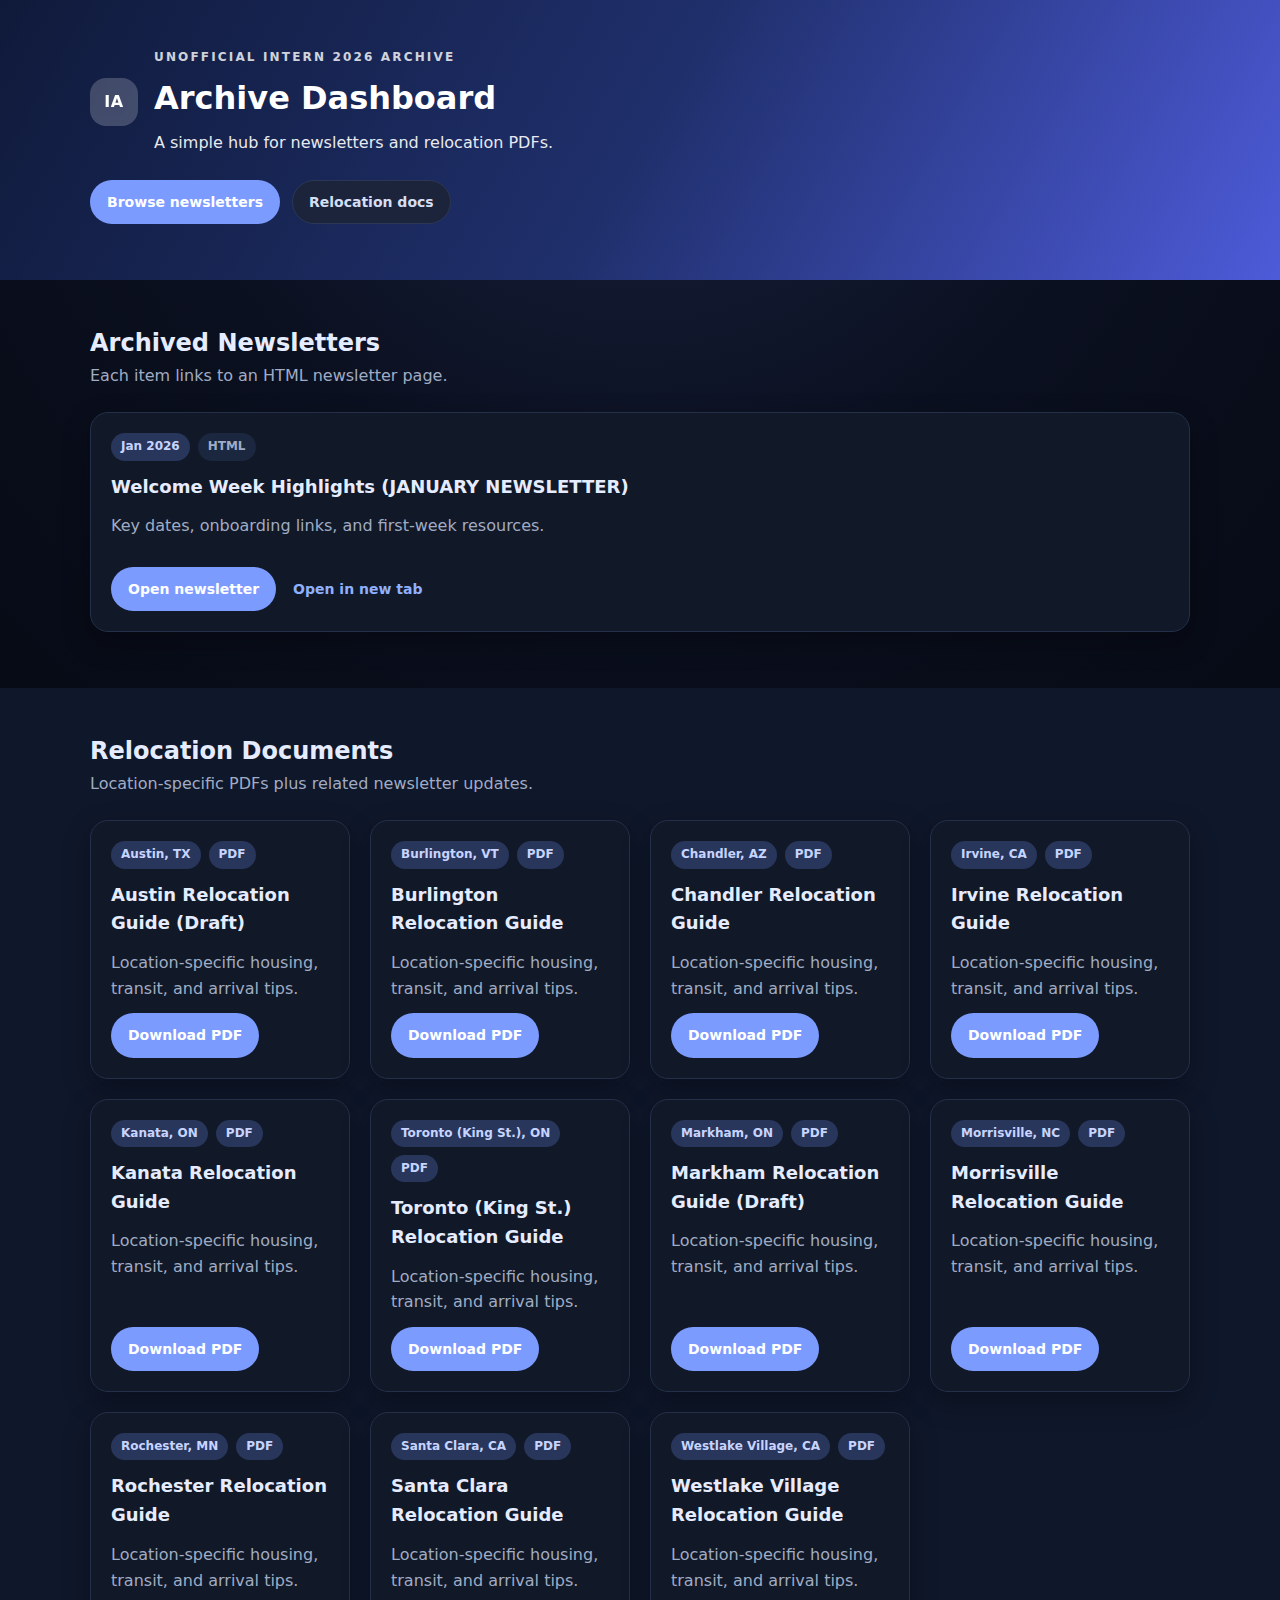
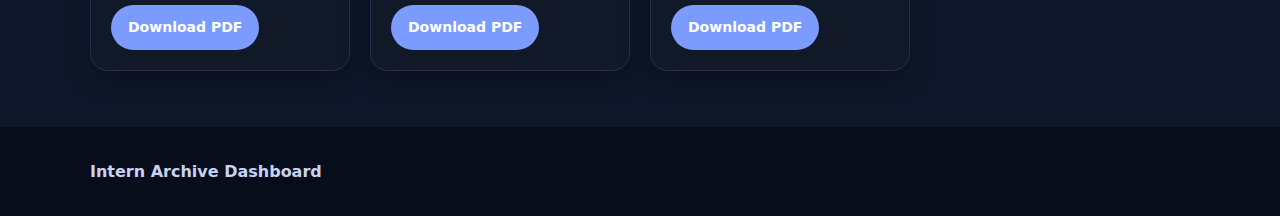
<file: index.html>
<!doctype html>
<html lang="en">

<head>
  <meta charset="utf-8">
  <meta name="viewport" content="width=device-width, initial-scale=1">
  <meta name="robots" content="noindex, noarchive">
  <title>Intern Archive Dashboard</title>
  <meta name="description" content="Archive of intern newsletters and relocation documents.">
  <link rel="stylesheet" href="styles.css">
</head>

<body>
  <header class="site-header">
    <div class="container">
      <div class="brand">
        <div class="logo" aria-hidden="true">IA</div>
        <div>
          <p class="eyebrow">Unofficial Intern 2026 Archive</p>
          <h1>Archive Dashboard</h1>
          <p class="subtitle">A simple hub for newsletters and relocation PDFs.</p>
        </div>
      </div>
      <div class="header-actions">
        <a class="btn btn-primary" href="#newsletters">Browse newsletters</a>
        <a class="btn btn-light" href="#relocation">Relocation docs</a>
      </div>
    </div>
  </header>

  <main>
    <section class="section" id="newsletters">
      <div class="container">
        <div class="section-header">
          <div>
            <h2>Archived Newsletters</h2>
            <p>Each item links to an HTML newsletter page.</p>
          </div>
        </div>

        <div class="grid">
          <article class="card">
            <div class="card-meta">
              <span class="tag">Jan 2026</span>
              <span class="tag tag-muted">HTML</span>
            </div>
            <h3>Welcome Week Highlights (JANUARY NEWSLETTER)</h3>
            <p>Key dates, onboarding links, and first-week resources.</p>
            <div class="card-actions">
              <a class="btn btn-primary" href="newsletters/January%20Newsletter.html">Open newsletter</a>
              <a class="btn btn-link" href="newsletters/January%20Newsletter.html" target="_blank" rel="noopener">Open
                in new tab</a>
            </div>
          </article>


          <!-- This is Documentation for the Next person who needs to do this or as a reminder for myself -->
          <!-- <article class="card card-note">
            <div class="card-meta">
              <span class="tag tag-muted">Add new</span>
              <span class="tag tag-outline">newsletters</span>
            </div>
            <h3>How to add a newsletter</h3>
            <p>Save an HTML file in <span class="inline-code">newsletters/</span> and add a new card here with its title
              and link.</p>
          </article> -->


        </div>
      </div>
    </section>

    <section class="section section-alt" id="relocation">
      <div class="container">
        <div class="section-header">
          <div>
            <h2>Relocation Documents</h2>
            <p>Location-specific PDFs plus related newsletter updates.</p>
          </div>

        </div>

        <div class="grid">
          <article class="card">
            <div class="card-meta">
              <span class="tag">Austin, TX</span>
              <span class="tag tag-doc">PDF</span>
            </div>
            <h3>Austin Relocation Guide (Draft)</h3>
            <p>Location-specific housing, transit, and arrival tips.</p>
            <div class="card-actions">
              <a class="btn btn-primary"
                href="Relocation%20Documents/Austin%20TX_Intern%20Relocation%20Guide_2026%20DRAFT.pdf" download>Download
                PDF</a>
            </div>
          </article>

          <article class="card">
            <div class="card-meta">
              <span class="tag">Burlington, VT</span>
              <span class="tag tag-doc">PDF</span>
            </div>
            <h3>Burlington Relocation Guide</h3>
            <p>Location-specific housing, transit, and arrival tips.</p>
            <div class="card-actions">
              <a class="btn btn-primary"
                href="Relocation%20Documents/Burlington%2C%20VT_Intern%20Relocation%20Guide_2026.pdf" download>Download
                PDF</a>
            </div>
          </article>

          <article class="card">
            <div class="card-meta">
              <span class="tag">Chandler, AZ</span>
              <span class="tag tag-doc">PDF</span>
            </div>
            <h3>Chandler Relocation Guide</h3>
            <p>Location-specific housing, transit, and arrival tips.</p>
            <div class="card-actions">
              <a class="btn btn-primary"
                href="Relocation%20Documents/Chandler%20AZ_Intern%20Relocation%20Guide_2026%20%281%29.pdf"
                download>Download PDF</a>
            </div>
          </article>

          <article class="card">
            <div class="card-meta">
              <span class="tag">Irvine, CA</span>
              <span class="tag tag-doc">PDF</span>
            </div>
            <h3>Irvine Relocation Guide</h3>
            <p>Location-specific housing, transit, and arrival tips.</p>
            <div class="card-actions">
              <a class="btn btn-primary"
                href="Relocation%20Documents/Irvine%2C%20CA_Intern%20Relocation%20Guide_2026.pdf" download>Download
                PDF</a>
            </div>
          </article>

          <article class="card">
            <div class="card-meta">
              <span class="tag">Kanata, ON</span>
              <span class="tag tag-doc">PDF</span>
            </div>
            <h3>Kanata Relocation Guide</h3>
            <p>Location-specific housing, transit, and arrival tips.</p>
            <div class="card-actions">
              <a class="btn btn-primary" href="Relocation%20Documents/Kanata%20ON_Intern%20Relocation%20Guide_2026.pdf"
                download>Download PDF</a>
            </div>
          </article>

          <article class="card">
            <div class="card-meta">
              <span class="tag">Toronto (King St.), ON</span>
              <span class="tag tag-doc">PDF</span>

            </div>
            <h3>Toronto (King St.) Relocation Guide </h3>
            <p>Location-specific housing, transit, and arrival tips.</p>
            <div class="card-actions">
              <a class="btn btn-primary"
                href="Relocation%20Documents/King%20St.%20Toronto%2C%20ON_Intern%20Relocation%20Guide_2026%20DRAFT%20%284%29.pdf"
                download>Download PDF</a>
            </div>
          </article>

          <article class="card">
            <div class="card-meta">
              <span class="tag">Markham, ON</span>
              <span class="tag tag-doc">PDF</span>
            </div>
            <h3>Markham Relocation Guide (Draft)</h3>
            <p>Location-specific housing, transit, and arrival tips.</p>
            <div class="card-actions">
              <a class="btn btn-primary"
                href="Relocation%20Documents/Markham%20ON_Intern%20Relocation%20Guide_2026%20DRAFT1%20%283%29.pdf"
                download>Download PDF</a>
            </div>
          </article>

          <article class="card">
            <div class="card-meta">
              <span class="tag">Morrisville, NC</span>
              <span class="tag tag-doc">PDF</span>
            </div>
            <h3>Morrisville Relocation Guide</h3>
            <p>Location-specific housing, transit, and arrival tips.</p>
            <div class="card-actions">
              <a class="btn btn-primary"
                href="Relocation%20Documents/Morrisville%2C%20NC_Intern%20Relocation%20Guide_2026.pdf" download>Download
                PDF</a>
            </div>
          </article>

          <article class="card">
            <div class="card-meta">
              <span class="tag">Rochester, MN</span>
              <span class="tag tag-doc">PDF</span>
            </div>
            <h3>Rochester Relocation Guide</h3>
            <p>Location-specific housing, transit, and arrival tips.</p>
            <div class="card-actions">
              <a class="btn btn-primary"
                href="Relocation%20Documents/Rochester%2C%20MN_Intern%20Relocation%20Guide_2026.pdf" download>Download
                PDF</a>
            </div>
          </article>

          <article class="card">
            <div class="card-meta">
              <span class="tag">Santa Clara, CA</span>
              <span class="tag tag-doc">PDF</span>
            </div>
            <h3>Santa Clara Relocation Guide</h3>
            <p>Location-specific housing, transit, and arrival tips.</p>
            <div class="card-actions">
              <a class="btn btn-primary"
                href="Relocation%20Documents/Santa%20Clara%2C%20CA_Intern%20Relocation%20Guide_2026.pdf"
                download>Download PDF</a>
            </div>
          </article>

          <article class="card">
            <div class="card-meta">
              <span class="tag">Westlake Village, CA</span>
              <span class="tag tag-doc">PDF</span>
            </div>
            <h3>Westlake Village Relocation Guide</h3>
            <p>Location-specific housing, transit, and arrival tips.</p>
            <div class="card-actions">
              <a class="btn btn-primary"
                href="Relocation%20Documents/Westlake%20Village%2C%20CA_Intern%20Relocation%20Guide_2026.pdf"
                download>Download PDF</a>
            </div>
          </article>

          <!-- This is Documentation for the Next person who needs to do this or as a reminder for myself -->
          <!-- <article class="card card-note">
            <div class="card-meta">
              <span class="tag tag-muted">Add new</span>
              <span class="tag tag-outline">PDFs</span>
            </div>
            <h3>How to add a PDF</h3>
            <p>Drop the file into <span class="inline-code">Relocation Documents/</span> and add a new card with the
              download link.</p>
          </article> -->
        </div>
      </div>
    </section>
  </main>

  <footer class="site-footer">
    <div class="container footer-content">
      <div>
        <strong>Intern Archive Dashboard</strong>
      </div>
      <div class="footer-meta">
      </div>
    </div>
  </footer>
</body>

</html>
</file>
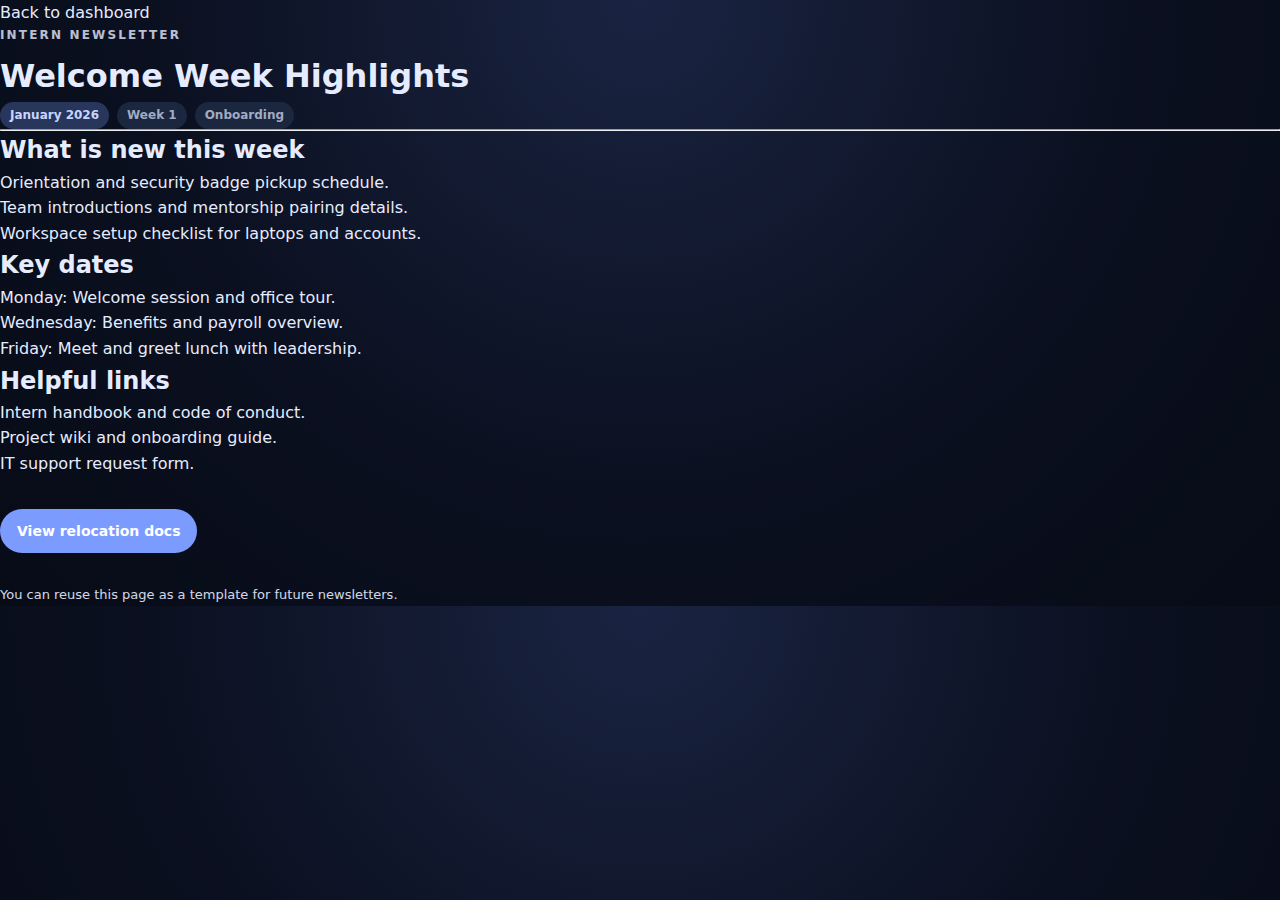
<file: newsletters/2026-01-welcome.html>
<!doctype html>
<html lang="en">
  <head>
    <meta charset="utf-8">
    <meta name="viewport" content="width=device-width, initial-scale=1">
    <title>Welcome Week Highlights - Jan 2026</title>
    <link rel="stylesheet" href="../styles.css">
  </head>
  <body>
    <main class="page">
      <a class="back-link" href="../index.html">Back to dashboard</a>
      <p class="eyebrow">Intern Newsletter</p>
      <h1>Welcome Week Highlights</h1>
      <div class="card-meta">
        <span class="tag">January 2026</span>
        <span class="tag tag-muted">Week 1</span>
        <span class="tag tag-muted">Onboarding</span>
      </div>

      <hr class="divider">

      <h2>What is new this week</h2>
      <ul>
        <li>Orientation and security badge pickup schedule.</li>
        <li>Team introductions and mentorship pairing details.</li>
        <li>Workspace setup checklist for laptops and accounts.</li>
      </ul>

      <h2>Key dates</h2>
      <ul>
        <li>Monday: Welcome session and office tour.</li>
        <li>Wednesday: Benefits and payroll overview.</li>
        <li>Friday: Meet and greet lunch with leadership.</li>
      </ul>

      <h2>Helpful links</h2>
      <ul>
        <li>Intern handbook and code of conduct.</li>
        <li>Project wiki and onboarding guide.</li>
        <li>IT support request form.</li>
      </ul>

      <div style="margin-top: 32px;">
        <a class="btn btn-primary" href="../index.html#relocation">View relocation docs</a>
      </div>

      <p class="subtitle" style="margin-top: 32px; font-size: 13px;">You can reuse this page as a template for future newsletters.</p>
    </main>
  </body>
</html>
</file>
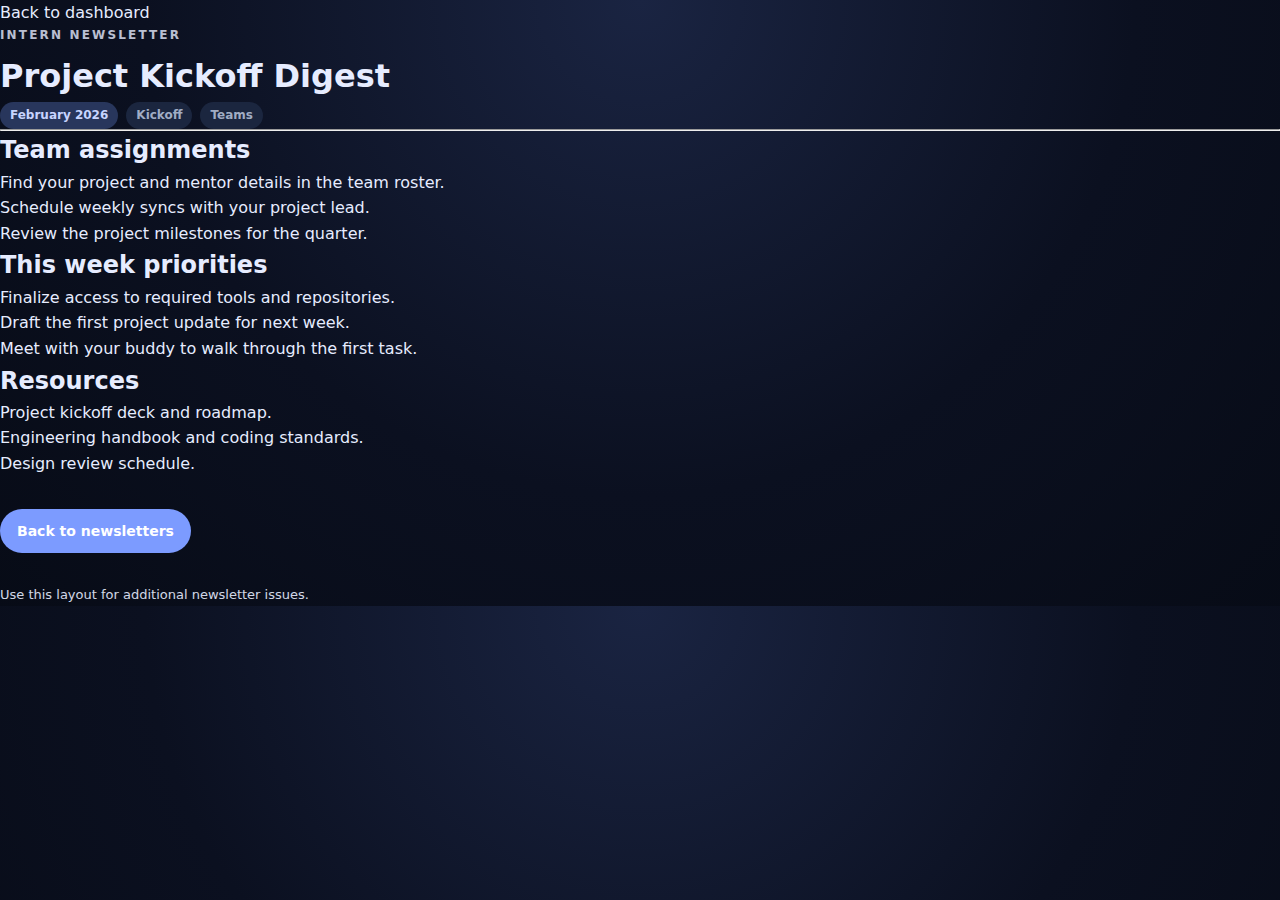
<file: newsletters/2026-02-kickoff.html>
<!doctype html>
<html lang="en">
  <head>
    <meta charset="utf-8">
    <meta name="viewport" content="width=device-width, initial-scale=1">
    <title>Project Kickoff Digest - Feb 2026</title>
    <link rel="stylesheet" href="../styles.css">
  </head>
  <body>
    <main class="page">
      <a class="back-link" href="../index.html">Back to dashboard</a>
      <p class="eyebrow">Intern Newsletter</p>
      <h1>Project Kickoff Digest</h1>
      <div class="card-meta">
        <span class="tag">February 2026</span>
        <span class="tag tag-muted">Kickoff</span>
        <span class="tag tag-muted">Teams</span>
      </div>

      <hr class="divider">

      <h2>Team assignments</h2>
      <ul>
        <li>Find your project and mentor details in the team roster.</li>
        <li>Schedule weekly syncs with your project lead.</li>
        <li>Review the project milestones for the quarter.</li>
      </ul>

      <h2>This week priorities</h2>
      <ul>
        <li>Finalize access to required tools and repositories.</li>
        <li>Draft the first project update for next week.</li>
        <li>Meet with your buddy to walk through the first task.</li>
      </ul>

      <h2>Resources</h2>
      <ul>
        <li>Project kickoff deck and roadmap.</li>
        <li>Engineering handbook and coding standards.</li>
        <li>Design review schedule.</li>
      </ul>

      <div style="margin-top: 32px;">
        <a class="btn btn-primary" href="../index.html#newsletters">Back to newsletters</a>
      </div>

      <p class="subtitle" style="margin-top: 32px; font-size: 13px;">Use this layout for additional newsletter issues.</p>
    </main>
  </body>
</html>
</file>
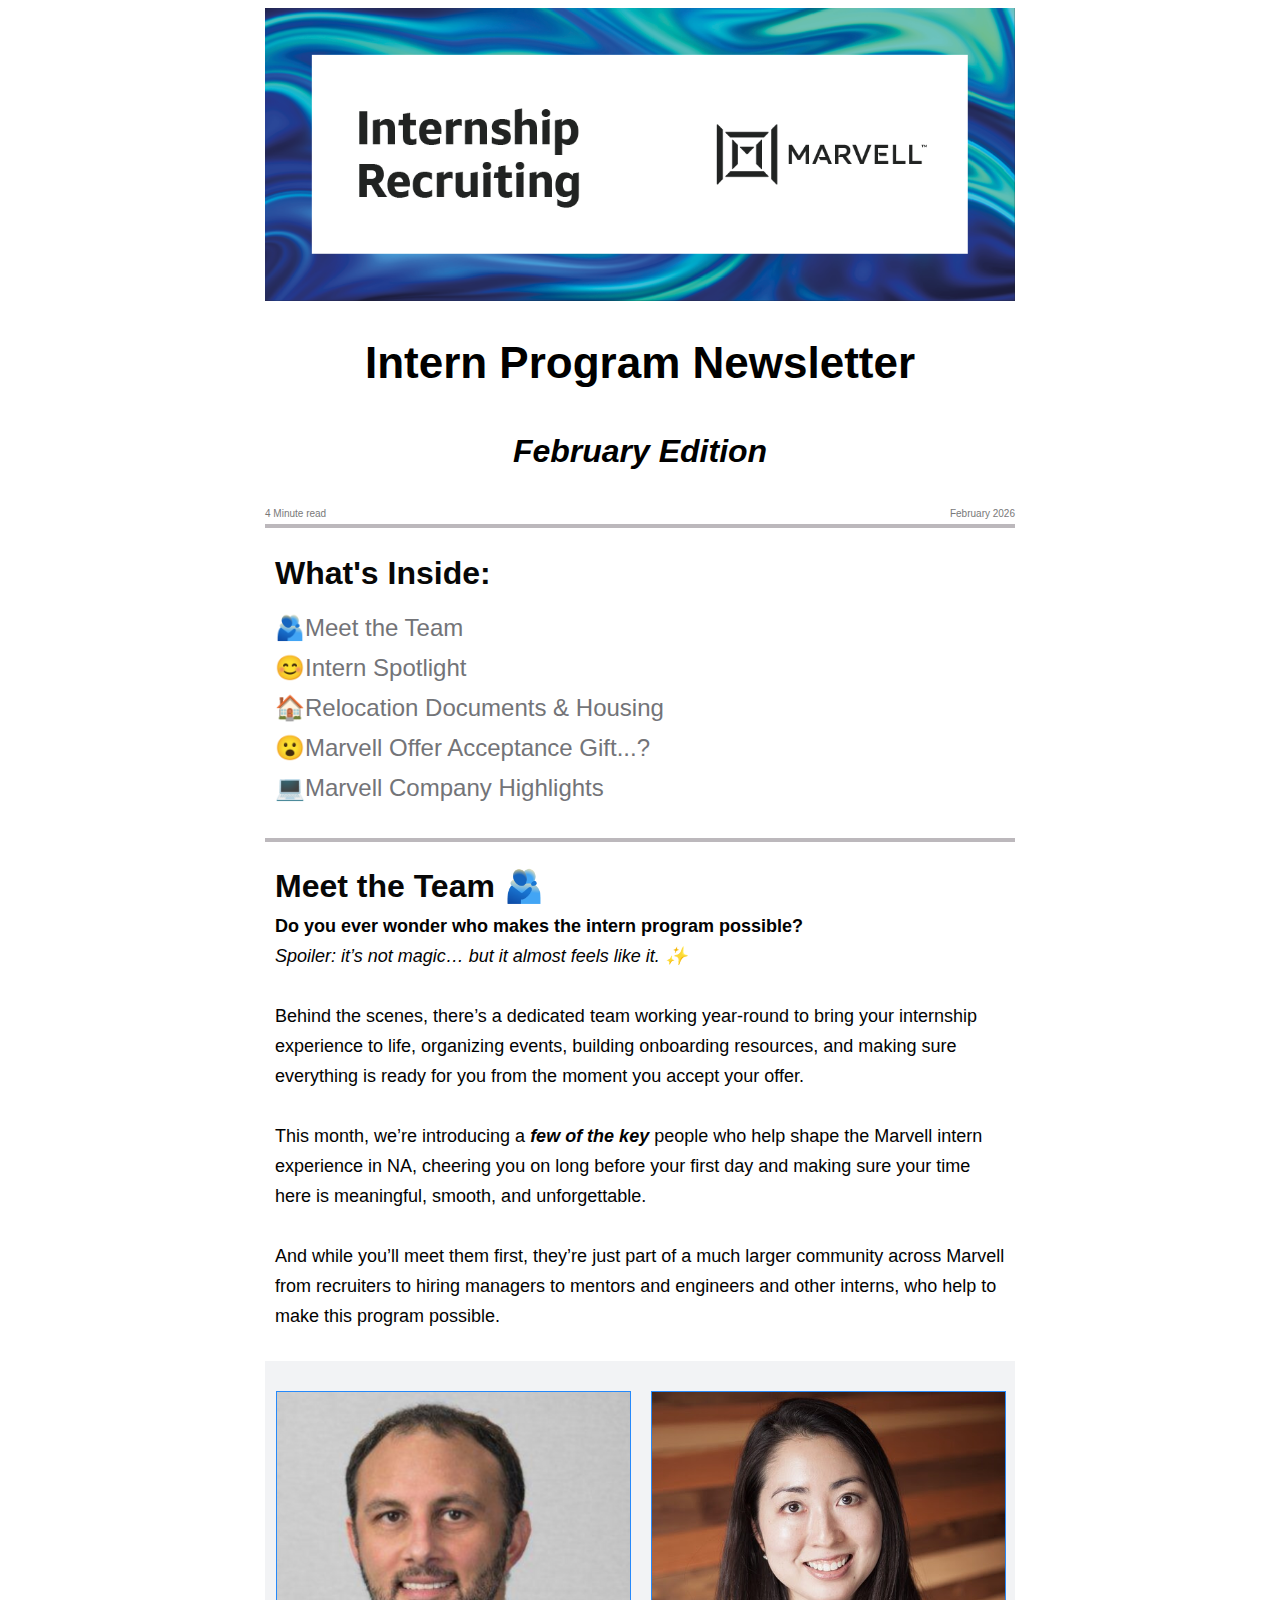
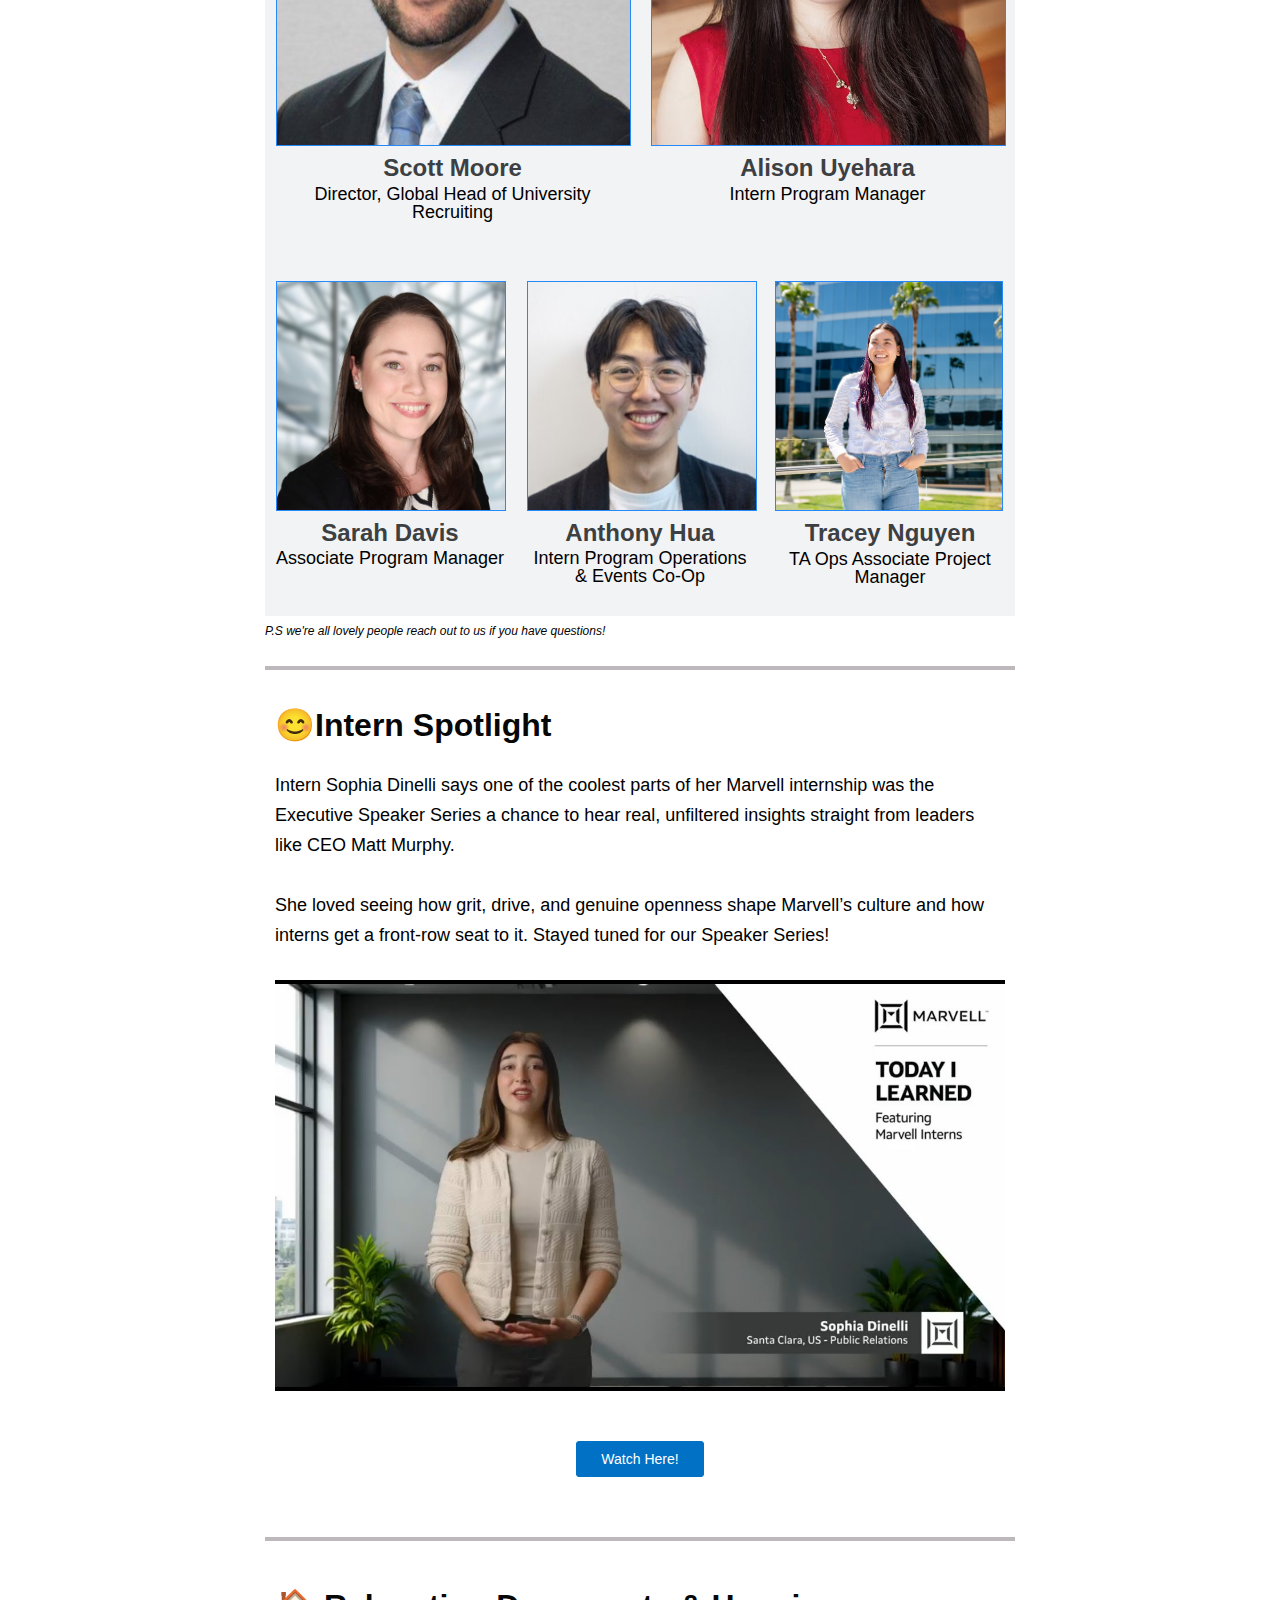
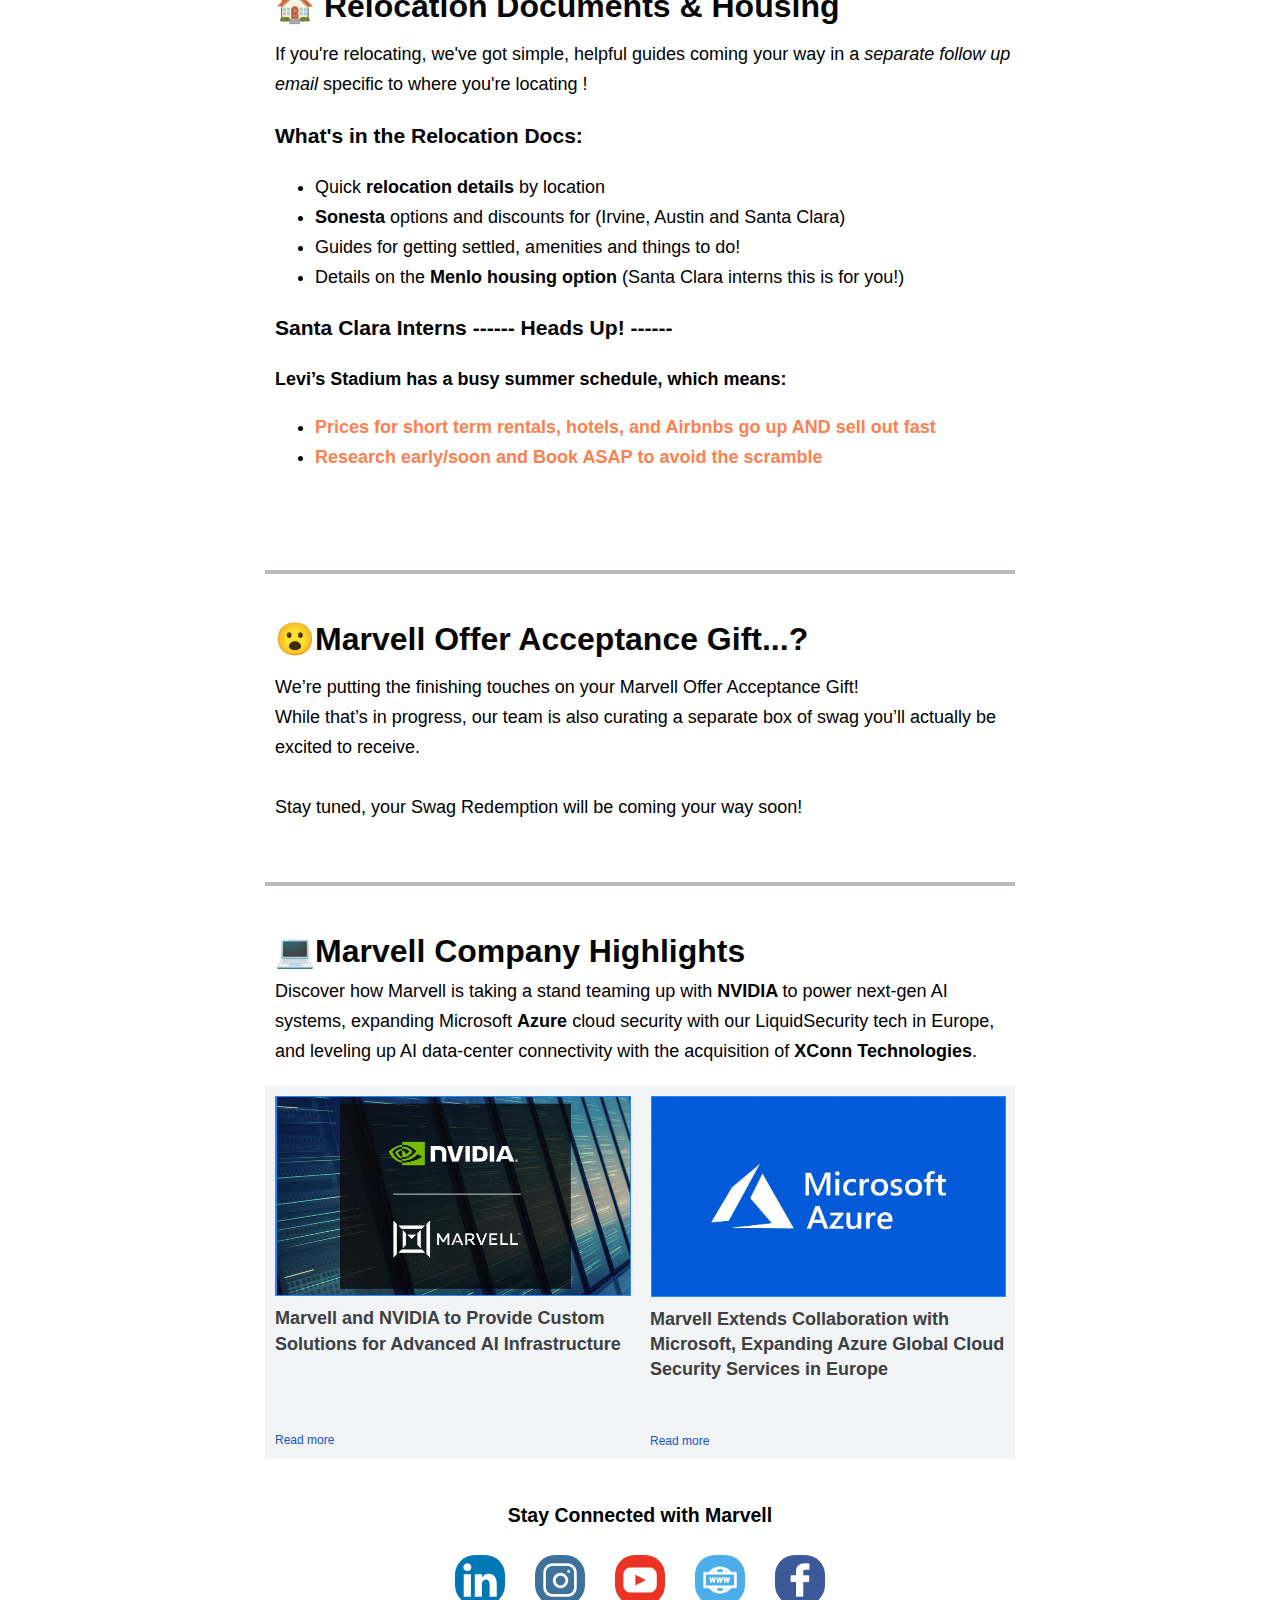
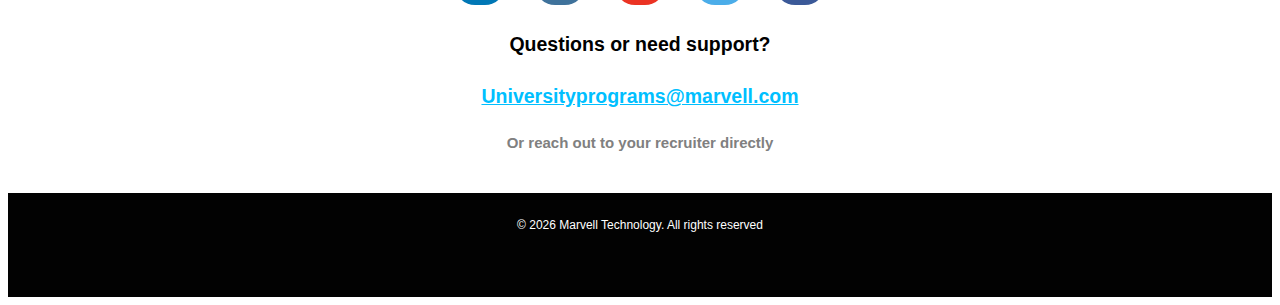
<file: newsletters/Feb Intern NL.html>
<!DOCTYPE html PUBLIC "-//W3C//DTD HTML 4.01//EN" "https://www.w3.org/TR/html4/strict.dtd">
<!-- saved from url=(0096)https://mail.google.com/mail/u/0/?ui=2&ik=c216646e19&view=lg&permmsgid=msg-f:1857040914086863893 -->
<html lang="en">

<head>
    <meta http-equiv="Content-Type" content="text/html; charset=UTF-8">
    <style type="text/css" nonce="">
        body,
        td,
        div,
        p,
        a,
        input {
            font-family: arial, sans-serif;
        }
    </style>
    <meta http-equiv="X-UA-Compatible" content="IE=edge">
    <title>Welcome Anthony Hua, to the February Intern Newsletter! 😶‍🌫️</title>
    <style type="text/css" nonce="">
        body,
        td {
            font-size: 13px
        }

        a:link,
        a:active {
            color: #1155CC;
            text-decoration: none
        }

        a:hover {
            text-decoration: underline;
            cursor: pointer
        }

        a:visited {
            color: ##6611CC
        }

        img {
            border: 0px
        }

        pre {
            white-space: pre;
            white-space: -moz-pre-wrap;
            white-space: -o-pre-wrap;
            white-space: pre-wrap;
            word-wrap: break-word;
            max-width: 800px;
            overflow: auto;
        }

        .logo {
            left: -7px;
            position: relative;
        }
    </style>
</head>

<body>
    <div style="overflow: hidden;">
        <div style="min-width:750px" lang="und" dir="auto">
                                                        <div
                                                            style="background:#212322;background-color:#212322;margin:0px auto;max-width:750px">
                                                            <table align="center" border="0" cellpadding="0"
                                                                cellspacing="0" role="presentation"
                                                                style="vertical-align:top;border-collapse:collapse;background:#212322;background-color:#212322;width:100%"
                                                                width="100%" bgcolor="#212322" valign="top">
                                                                <tbody>
                                                                    <tr style="vertical-align:top;border-collapse:collapse"
                                                                        valign="top">
                                                                        <td style="vertical-align:top;border-collapse:collapse;direction:ltr;font-size:0px;padding:20px 0;padding-bottom:0px;padding-top:0px;text-align:center"
                                                                            align="center" valign="top">
                                                                            <div
                                                                                style="max-width:100%;font-size:0px;text-align:left;direction:ltr;display:inline-block;vertical-align:top;width:100%">
                                                                                <table border="0" cellpadding="0"
                                                                                    cellspacing="0" role="presentation"
                                                                                    width="100%"
                                                                                    style="vertical-align:top;border-collapse:collapse"
                                                                                    valign="top">
                                                                                    <tbody>
                                                                                        <tr style="vertical-align:top;border-collapse:collapse"
                                                                                            valign="top">
                                                                                            <td style="border-collapse:collapse;vertical-align:top;padding:10px;padding-top:0px;padding-right:0px;padding-bottom:0px;padding-left:0px"
                                                                                                valign="top">
                                                                                                <table border="0"
                                                                                                    cellpadding="0"
                                                                                                    cellspacing="0"
                                                                                                    role="presentation"
                                                                                                    style="vertical-align:top;border-collapse:collapse"
                                                                                                    width="100%"
                                                                                                    valign="top">
                                                                                                    <tbody>
                                                                                                        <tr style="vertical-align:top;border-collapse:collapse"
                                                                                                            valign="top">
                                                                                                            <td align="center"
                                                                                                                style="vertical-align:top;border-collapse:collapse;font-size:0px;padding:0;word-break:break-word"
                                                                                                                valign="top">
                                                                                                                <table
                                                                                                                    border="0"
                                                                                                                    cellpadding="0"
                                                                                                                    cellspacing="0"
                                                                                                                    role="presentation"
                                                                                                                    style="vertical-align:top;border-collapse:collapse;border-spacing:0px"
                                                                                                                    valign="top">
                                                                                                                    <tbody>
                                                                                                                        <tr style="vertical-align:top;border-collapse:collapse"
                                                                                                                            valign="top">
                                                                                                                            <td style="vertical-align:top;border-collapse:collapse;padding:0;width:750px"
                                                                                                                                width="750"
                                                                                                                                valign="top">
                                                                                                                                <img alt=""
                                                                                                                                    src="./Feb Intern NL_files/unnamed.png"
                                                                                                                                    style="line-height:100%;border:0;display:block;outline:none;text-decoration:none;height:auto;width:100%;font-size:13px"
                                                                                                                                    width="750"
                                                                                                                                    height="auto">
                                                                                                                            </td>
                                                                                                                        </tr>
                                                                                                                    </tbody>
                                                                                                                </table>
                                                                                                            </td>
                                                                                                        </tr>
                                                                                                    </tbody>
                                                                                                </table>
                                                                                            </td>
                                                                                        </tr>
                                                                                    </tbody>
                                                                                </table>
                                                                            </div>
                                                                        </td>
                                                                    </tr>
                                                                </tbody>
                                                            </table>
                                                        </div>
                                                        <div style="margin:0px auto;max-width:750px">
                                                            <table align="center" border="0" cellpadding="0"
                                                                cellspacing="0" role="presentation"
                                                                style="vertical-align:top;border-collapse:collapse;width:100%"
                                                                width="100%" valign="top">
                                                                <tbody>
                                                                    <tr style="vertical-align:top;border-collapse:collapse"
                                                                        valign="top">
                                                                        <td style="vertical-align:top;border-collapse:collapse;direction:ltr;font-size:0px;padding:20px 0;padding-bottom:0px;padding-top:0px;text-align:center"
                                                                            align="center" valign="top">
                                                                            <div
                                                                                style="max-width:100%;font-size:0px;text-align:left;direction:ltr;display:inline-block;vertical-align:top;width:100%">
                                                                                <table border="0" cellpadding="0"
                                                                                    cellspacing="0" role="presentation"
                                                                                    width="100%"
                                                                                    style="vertical-align:top;border-collapse:collapse"
                                                                                    valign="top">
                                                                                    <tbody>
                                                                                        <tr style="vertical-align:top;border-collapse:collapse"
                                                                                            valign="top">
                                                                                            <td style="border-collapse:collapse;vertical-align:top;padding:10px;padding-top:0px;padding-right:0px;padding-bottom:0px;padding-left:0px"
                                                                                                valign="top">
                                                                                                <table border="0"
                                                                                                    cellpadding="0"
                                                                                                    cellspacing="0"
                                                                                                    role="presentation"
                                                                                                    style="vertical-align:top;border-collapse:collapse"
                                                                                                    width="100%"
                                                                                                    valign="top">
                                                                                                    <tbody>
                                                                                                        <tr style="vertical-align:top;border-collapse:collapse"
                                                                                                            valign="top">
                                                                                                            <td align="center"
                                                                                                                style="vertical-align:top;border-collapse:collapse;font-size:0px;padding:10px 25px;padding-top:10px;padding-right:0px;padding-bottom:0px;padding-left:0px;word-break:break-word"
                                                                                                                valign="top">
                                                                                                                <div
                                                                                                                    style="font-family:Arial,Helvetica,sans-serif;font-size:22px;line-height:1;text-align:center;color:#000000">
                                                                                                                    <h1>Intern
                                                                                                                        Program
                                                                                                                        Newsletter<br>
                                                                                                                    </h1>
                                                                                                                </div>
                                                                                                            </td>
                                                                                                        </tr>
                                                                                                        <tr style="vertical-align:top;border-collapse:collapse"
                                                                                                            valign="top">
                                                                                                            <td align="center"
                                                                                                                style="vertical-align:top;border-collapse:collapse;font-size:0px;padding:10px 25px;padding-top:0px;padding-right:0px;padding-bottom:0px;padding-left:0px;word-break:break-word"
                                                                                                                valign="top">
                                                                                                                <div
                                                                                                                    style="font-family:Arial,Helvetica,sans-serif;font-size:16px;line-height:1;text-align:center;color:#000000">
                                                                                                                    <h1><i>February
                                                                                                                            Edition</i><br>
                                                                                                                    </h1>
                                                                                                                </div>
                                                                                                            </td>
                                                                                                        </tr>
                                                                                                    </tbody>
                                                                                                </table>
                                                                                            </td>
                                                                                        </tr>
                                                                                    </tbody>
                                                                                </table>
                                                                            </div>
                                                                        </td>
                                                                    </tr>
                                                                </tbody>
                                                            </table>
                                                        </div>
                                                        <div style="margin:0px auto;max-width:750px">
                                                            <table align="center" border="0" cellpadding="0"
                                                                cellspacing="0" role="presentation"
                                                                style="vertical-align:top;border-collapse:collapse;width:100%"
                                                                width="100%" valign="top">
                                                                <tbody>
                                                                    <tr style="vertical-align:top;border-collapse:collapse"
                                                                        valign="top">
                                                                        <td style="vertical-align:top;border-collapse:collapse;direction:ltr;font-size:0px;padding:20px 0;padding-bottom:0px;padding-top:0px;text-align:center"
                                                                            align="center" valign="top">
                                                                            <div
                                                                                style="max-width:50%;font-size:0px;text-align:left;direction:ltr;display:inline-block;vertical-align:top;width:100%">
                                                                                <table border="0" cellpadding="0"
                                                                                    cellspacing="0" role="presentation"
                                                                                    width="100%"
                                                                                    style="vertical-align:top;border-collapse:collapse"
                                                                                    valign="top">
                                                                                    <tbody>
                                                                                        <tr style="vertical-align:top;border-collapse:collapse"
                                                                                            valign="top">
                                                                                            <td style="border-collapse:collapse;vertical-align:top;padding:10px;padding-top:10px;padding-right:0px;padding-bottom:0px;padding-left:0px"
                                                                                                valign="top">
                                                                                                <table border="0"
                                                                                                    cellpadding="0"
                                                                                                    cellspacing="0"
                                                                                                    role="presentation"
                                                                                                    style="vertical-align:top;border-collapse:collapse"
                                                                                                    width="100%"
                                                                                                    valign="top">
                                                                                                    <tbody>
                                                                                                        <tr style="vertical-align:top;border-collapse:collapse"
                                                                                                            valign="top">
                                                                                                            <td align="left"
                                                                                                                style="vertical-align:top;border-collapse:collapse;font-size:0px;padding:10px 25px;padding-right:0px;padding-bottom:5px;padding-left:0px;word-break:break-word"
                                                                                                                valign="top">
                                                                                                                <div
                                                                                                                    style="font-family:Arial,Helvetica,sans-serif;font-size:10px;line-height:1;text-align:left;color:#797979">
                                                                                                                    <div>
                                                                                                                        4
                                                                                                                        Minute
                                                                                                                        read
                                                                                                                    </div>
                                                                                                                </div>
                                                                                                            </td>
                                                                                                        </tr>
                                                                                                    </tbody>
                                                                                                </table>
                                                                                            </td>
                                                                                        </tr>
                                                                                    </tbody>
                                                                                </table>
                                                                            </div>
                                                                            <div
                                                                                style="max-width:50%;font-size:0px;text-align:left;direction:ltr;display:inline-block;vertical-align:top;width:100%">
                                                                                <table border="0" cellpadding="0"
                                                                                    cellspacing="0" role="presentation"
                                                                                    width="100%"
                                                                                    style="vertical-align:top;border-collapse:collapse"
                                                                                    valign="top">
                                                                                    <tbody>
                                                                                        <tr style="vertical-align:top;border-collapse:collapse"
                                                                                            valign="top">
                                                                                            <td style="border-collapse:collapse;vertical-align:top;padding:10px;padding-top:10px;padding-right:0px;padding-bottom:0px;padding-left:0px"
                                                                                                valign="top">
                                                                                                <table border="0"
                                                                                                    cellpadding="0"
                                                                                                    cellspacing="0"
                                                                                                    role="presentation"
                                                                                                    style="vertical-align:top;border-collapse:collapse"
                                                                                                    width="100%"
                                                                                                    valign="top">
                                                                                                    <tbody>
                                                                                                        <tr style="vertical-align:top;border-collapse:collapse"
                                                                                                            valign="top">
                                                                                                            <td align="right"
                                                                                                                style="vertical-align:top;border-collapse:collapse;font-size:0px;padding:10px 25px;padding-right:0px;padding-bottom:5px;padding-left:0px;word-break:break-word"
                                                                                                                valign="top">
                                                                                                                <div
                                                                                                                    style="font-family:Arial,Helvetica,sans-serif;font-size:10px;line-height:1;text-align:right;color:#797979">
                                                                                                                    <div>
                                                                                                                        February
                                                                                                                        2026
                                                                                                                    </div>
                                                                                                                </div>
                                                                                                            </td>
                                                                                                        </tr>
                                                                                                    </tbody>
                                                                                                </table>
                                                                                            </td>
                                                                                        </tr>
                                                                                    </tbody>
                                                                                </table>
                                                                            </div>
                                                                        </td>
                                                                    </tr>
                                                                </tbody>
                                                            </table>
                                                        </div>
                                                        <div style="margin:0px auto;max-width:750px">
                                                            <table align="center" border="0" cellpadding="0"
                                                                cellspacing="0" role="presentation"
                                                                style="vertical-align:top;border-collapse:collapse;width:100%"
                                                                width="100%" valign="top">
                                                                <tbody>
                                                                    <tr style="vertical-align:top;border-collapse:collapse"
                                                                        valign="top">
                                                                        <td style="vertical-align:top;border-collapse:collapse;border:0px solid black;direction:ltr;font-size:0px;padding:20px 0;padding-bottom:0px;padding-right:0px;padding-top:0px;text-align:left"
                                                                            align="left" valign="top">
                                                                            <div
                                                                                style="max-width:100%;font-size:0px;text-align:left;direction:ltr;display:inline-block;vertical-align:middle;width:100%">
                                                                                <table border="0" cellpadding="0"
                                                                                    cellspacing="0" role="presentation"
                                                                                    width="100%"
                                                                                    style="vertical-align:top;border-collapse:collapse"
                                                                                    valign="top">
                                                                                    <tbody>
                                                                                        <tr style="vertical-align:top;border-collapse:collapse"
                                                                                            valign="top">
                                                                                            <td style="border-collapse:collapse;border-radius:0px 0px 0px 0px;vertical-align:middle;padding:10px;padding-top:0px;padding-right:0px;padding-bottom:0px;padding-left:0px"
                                                                                                valign="middle">
                                                                                                <table border="0"
                                                                                                    cellpadding="0"
                                                                                                    cellspacing="0"
                                                                                                    role="presentation"
                                                                                                    style="vertical-align:top;border-collapse:collapse"
                                                                                                    width="100%"
                                                                                                    valign="top">
                                                                                                    <tbody>
                                                                                                        <tr style="vertical-align:top;border-collapse:collapse"
                                                                                                            valign="top">
                                                                                                            <td style="vertical-align:top;border-collapse:collapse;padding:0;background:#bcb8bc;font-size:0px;word-break:break-word"
                                                                                                                valign="top">
                                                                                                                <div
                                                                                                                    style="height:4px;line-height:4px">
                                                                                                                     
                                                                                                                </div>
                                                                                                            </td>
                                                                                                        </tr>
                                                                                                    </tbody>
                                                                                                </table>
                                                                                            </td>
                                                                                        </tr>
                                                                                    </tbody>
                                                                                </table>
                                                                            </div>
                                                                        </td>
                                                                    </tr>
                                                                </tbody>
                                                            </table>
                                                        </div>
                                                        <div style="margin:0px auto;max-width:750px">
                                                            <table align="center" border="0" cellpadding="0"
                                                                cellspacing="0" role="presentation"
                                                                style="vertical-align:top;border-collapse:collapse;width:100%"
                                                                width="100%" valign="top">
                                                                <tbody>
                                                                    <tr style="vertical-align:top;border-collapse:collapse"
                                                                        valign="top">
                                                                        <td style="vertical-align:top;border-collapse:collapse;direction:ltr;font-size:0px;padding:20px 0;padding-bottom:0px;padding-top:0px;text-align:center"
                                                                            align="center" valign="top">
                                                                            <div
                                                                                style="max-width:100%;font-size:0px;text-align:left;direction:ltr;display:inline-block;vertical-align:top;width:100%">
                                                                                <table border="0" cellpadding="0"
                                                                                    cellspacing="0" role="presentation"
                                                                                    width="100%"
                                                                                    style="vertical-align:top;border-collapse:collapse"
                                                                                    valign="top">
                                                                                    <tbody>
                                                                                        <tr style="vertical-align:top;border-collapse:collapse"
                                                                                            valign="top">
                                                                                            <td style="border-collapse:collapse;vertical-align:top;padding:10px"
                                                                                                valign="top">
                                                                                                <table border="0"
                                                                                                    cellpadding="0"
                                                                                                    cellspacing="0"
                                                                                                    role="presentation"
                                                                                                    style="vertical-align:top;border-collapse:collapse"
                                                                                                    width="100%"
                                                                                                    valign="top">
                                                                                                    <tbody>
                                                                                                        <tr style="vertical-align:top;border-collapse:collapse"
                                                                                                            valign="top">
                                                                                                            <td align="left"
                                                                                                                style="vertical-align:top;border-collapse:collapse;font-size:0px;padding:0px;padding-top:5px;padding-bottom:5px;word-break:break-word"
                                                                                                                valign="top">
                                                                                                                <div
                                                                                                                    style="font-family:Arial,Helvetica,sans-serif;font-size:32px;font-weight:700;line-height:60px;text-align:left;color:#070707">
                                                                                                                    <div>
                                                                                                                        What's
                                                                                                                        Inside:
                                                                                                                    </div>
                                                                                                                </div>
                                                                                                            </td>
                                                                                                        </tr>
                                                                                                        <tr style="vertical-align:top;border-collapse:collapse"
                                                                                                            valign="top">
                                                                                                            <td align="left"
                                                                                                                style="vertical-align:top;border-collapse:collapse;font-size:0px;padding:0px;padding-top:0px;word-break:break-word"
                                                                                                                valign="top">
                                                                                                                <div
                                                                                                                    style="font-family:Arial,Helvetica,sans-serif;font-size:24px;line-height:40px;text-align:left;color:#737478">
                                                                                                                    <div>
                                                                                                                        🫂Meet
                                                                                                                        the
                                                                                                                        Team&nbsp;
                                                                                                                    </div>
                                                                                                                    <div>
                                                                                                                        <span>😊</span>Intern
                                                                                                                        Spotlight&nbsp;
                                                                                                                    </div>
                                                                                                                    <div>
                                                                                                                        🏠Relocation
                                                                                                                        Documents
                                                                                                                        &amp;
                                                                                                                        Housing
                                                                                                                    </div>
                                                                                                                    <div>
                                                                                                                        😮Marvell
                                                                                                                        Offer
                                                                                                                        Acceptance
                                                                                                                        Gift...?
                                                                                                                    </div>
                                                                                                                    <div>
                                                                                                                        💻Marvell
                                                                                                                        Company
                                                                                                                        Highlights<br>
                                                                                                                    </div>
                                                                                                                </div>
                                                                                                            </td>
                                                                                                        </tr>
                                                                                                    </tbody>
                                                                                                </table>
                                                                                            </td>
                                                                                        </tr>
                                                                                    </tbody>
                                                                                </table>
                                                                            </div>
                                                                        </td>
                                                                    </tr>
                                                                </tbody>
                                                            </table>
                                                        </div>
                                                        <div style="margin:0px auto;max-width:750px">
                                                            <table align="center" border="0" cellpadding="0"
                                                                cellspacing="0" role="presentation"
                                                                style="vertical-align:top;border-collapse:collapse;width:100%"
                                                                width="100%" valign="top">
                                                                <tbody>
                                                                    <tr style="vertical-align:top;border-collapse:collapse"
                                                                        valign="top">
                                                                        <td style="vertical-align:top;border-collapse:collapse;direction:ltr;font-size:0px;padding:20px 0;padding-bottom:10px;padding-top:10px;text-align:center"
                                                                            align="center" valign="top">
                                                                            <div
                                                                                style="max-width:100%;font-size:0px;text-align:left;direction:ltr;display:inline-block;vertical-align:top;width:100%">
                                                                                <table border="0" cellpadding="0"
                                                                                    cellspacing="0" role="presentation"
                                                                                    width="100%"
                                                                                    style="vertical-align:top;border-collapse:collapse"
                                                                                    valign="top">
                                                                                    <tbody>
                                                                                        <tr style="vertical-align:top;border-collapse:collapse"
                                                                                            valign="top">
                                                                                            <td style="border-collapse:collapse;vertical-align:top;padding:10px;padding-right:0px;padding-left:0px"
                                                                                                valign="top">
                                                                                                <table border="0"
                                                                                                    cellpadding="0"
                                                                                                    cellspacing="0"
                                                                                                    role="presentation"
                                                                                                    style="vertical-align:top;border-collapse:collapse"
                                                                                                    width="100%"
                                                                                                    valign="top">
                                                                                                    <tbody>
                                                                                                        <tr style="vertical-align:top;border-collapse:collapse"
                                                                                                            valign="top">
                                                                                                            <td style="vertical-align:top;border-collapse:collapse;padding:0;background:#bcb8bc;font-size:0px;word-break:break-word"
                                                                                                                valign="top">
                                                                                                                <div
                                                                                                                    style="height:4px;line-height:4px">
                                                                                                                     
                                                                                                                </div>
                                                                                                            </td>
                                                                                                        </tr>
                                                                                                    </tbody>
                                                                                                </table>
                                                                                            </td>
                                                                                        </tr>
                                                                                    </tbody>
                                                                                </table>
                                                                            </div>
                                                                        </td>
                                                                    </tr>
                                                                </tbody>
                                                            </table>
                                                        </div>
                                                        <div style="margin:0px auto;max-width:750px">
                                                            <table align="center" border="0" cellpadding="0"
                                                                cellspacing="0" role="presentation"
                                                                style="vertical-align:top;border-collapse:collapse;width:100%"
                                                                width="100%" valign="top">
                                                                <tbody>
                                                                    <tr style="vertical-align:top;border-collapse:collapse"
                                                                        valign="top">
                                                                        <td style="vertical-align:top;border-collapse:collapse;direction:ltr;font-size:0px;padding:20px 0;padding-bottom:0px;padding-top:0px;text-align:center"
                                                                            align="center" valign="top">
                                                                            <div
                                                                                style="max-width:100%;font-size:0px;text-align:left;direction:ltr;display:inline-block;vertical-align:top;width:100%">
                                                                                <table border="0" cellpadding="0"
                                                                                    cellspacing="0" role="presentation"
                                                                                    width="100%"
                                                                                    style="vertical-align:top;border-collapse:collapse"
                                                                                    valign="top">
                                                                                    <tbody>
                                                                                        <tr style="vertical-align:top;border-collapse:collapse"
                                                                                            valign="top">
                                                                                            <td style="border-collapse:collapse;vertical-align:top;padding:10px;padding-top:0px;padding-bottom:0px"
                                                                                                valign="top">
                                                                                                <table border="0"
                                                                                                    cellpadding="0"
                                                                                                    cellspacing="0"
                                                                                                    role="presentation"
                                                                                                    style="vertical-align:top;border-collapse:collapse"
                                                                                                    width="100%"
                                                                                                    valign="top">
                                                                                                    <tbody>
                                                                                                        <tr style="vertical-align:top;border-collapse:collapse"
                                                                                                            valign="top">
                                                                                                            <td align="left"
                                                                                                                style="vertical-align:top;border-collapse:collapse;font-size:0px;padding:0px;padding-top:5px;padding-bottom:5px;word-break:break-word"
                                                                                                                valign="top">
                                                                                                                <div
                                                                                                                    style="font-family:Arial,Helvetica,sans-serif;font-size:32px;font-weight:700;line-height:13px;text-align:left;color:#070707">
                                                                                                                    <div>
                                                                                                                        <br>
                                                                                                                    </div>
                                                                                                                    <div>
                                                                                                                        <div>
                                                                                                                            Meet
                                                                                                                            the
                                                                                                                            Team
                                                                                                                            🫂<br>
                                                                                                                        </div>
                                                                                                                        <div>
                                                                                                                            <br>
                                                                                                                        </div>
                                                                                                                    </div>
                                                                                                                </div>
                                                                                                            </td>
                                                                                                        </tr>
                                                                                                        <tr style="vertical-align:top;border-collapse:collapse"
                                                                                                            valign="top">
                                                                                                            <td align="left"
                                                                                                                style="vertical-align:top;border-collapse:collapse;font-size:0px;padding:0px;word-break:break-word"
                                                                                                                valign="top">
                                                                                                                <div
                                                                                                                    style="font-family:Arial,Helvetica,sans-serif;font-size:18px;line-height:30px;text-align:left;color:#020202">
                                                                                                                    <div>
                                                                                                                        <b>Do
                                                                                                                            you
                                                                                                                            ever
                                                                                                                            wonder
                                                                                                                            who
                                                                                                                            makes
                                                                                                                            the
                                                                                                                            intern
                                                                                                                            program
                                                                                                                            possible?&nbsp;</b>
                                                                                                                    </div>
                                                                                                                    <div>
                                                                                                                        <i>Spoiler:
                                                                                                                            it’s
                                                                                                                            not
                                                                                                                            magic…
                                                                                                                            but
                                                                                                                            it
                                                                                                                            almost
                                                                                                                            feels
                                                                                                                            like
                                                                                                                            it.
                                                                                                                            ✨</i>
                                                                                                                    </div>
                                                                                                                    <div>
                                                                                                                        <br>
                                                                                                                    </div>
                                                                                                                    <div>
                                                                                                                        <div>
                                                                                                                            Behind
                                                                                                                            the
                                                                                                                            scenes,
                                                                                                                            there’s
                                                                                                                            a
                                                                                                                            dedicated
                                                                                                                            team
                                                                                                                            working
                                                                                                                            year‑round
                                                                                                                            to
                                                                                                                            bring
                                                                                                                            your
                                                                                                                            internship
                                                                                                                            experience
                                                                                                                            to
                                                                                                                            life,
                                                                                                                            organizing
                                                                                                                            events,
                                                                                                                            building
                                                                                                                            onboarding
                                                                                                                            resources,
                                                                                                                            and
                                                                                                                            making
                                                                                                                            sure
                                                                                                                            everything
                                                                                                                            is
                                                                                                                            ready
                                                                                                                            for
                                                                                                                            you
                                                                                                                            from
                                                                                                                            the
                                                                                                                            moment
                                                                                                                            you
                                                                                                                            accept
                                                                                                                            your
                                                                                                                            offer.
                                                                                                                        </div>
                                                                                                                        <div>
                                                                                                                            <br>
                                                                                                                        </div>
                                                                                                                        <div>
                                                                                                                            This
                                                                                                                            month,
                                                                                                                            we’re
                                                                                                                            introducing
                                                                                                                            a
                                                                                                                            <b><i>few
                                                                                                                                    of
                                                                                                                                    the
                                                                                                                                    key</i></b>
                                                                                                                            people
                                                                                                                            who
                                                                                                                            help
                                                                                                                            shape
                                                                                                                            the
                                                                                                                            Marvell
                                                                                                                            intern
                                                                                                                            experience
                                                                                                                            in
                                                                                                                            NA,
                                                                                                                            cheering
                                                                                                                            you
                                                                                                                            on
                                                                                                                            long
                                                                                                                            before
                                                                                                                            your
                                                                                                                            first
                                                                                                                            day
                                                                                                                            and
                                                                                                                            making
                                                                                                                            sure
                                                                                                                            your
                                                                                                                            time
                                                                                                                            here
                                                                                                                            is
                                                                                                                            meaningful,
                                                                                                                            smooth,
                                                                                                                            and
                                                                                                                            unforgettable.&nbsp;
                                                                                                                        </div>
                                                                                                                        <div>
                                                                                                                            <br>
                                                                                                                        </div>
                                                                                                                        <div>
                                                                                                                            And
                                                                                                                            while
                                                                                                                            you’ll
                                                                                                                            meet
                                                                                                                            them
                                                                                                                            first,
                                                                                                                            they’re
                                                                                                                            just
                                                                                                                            part
                                                                                                                            of
                                                                                                                            a
                                                                                                                            much
                                                                                                                            larger
                                                                                                                            community
                                                                                                                            across
                                                                                                                            Marvell
                                                                                                                            from
                                                                                                                            recruiters
                                                                                                                            to
                                                                                                                            hiring
                                                                                                                            managers
                                                                                                                            to
                                                                                                                            mentors
                                                                                                                            and
                                                                                                                            engineers
                                                                                                                            and
                                                                                                                            other
                                                                                                                            interns,
                                                                                                                            who
                                                                                                                            help
                                                                                                                            to
                                                                                                                            make
                                                                                                                            this
                                                                                                                            program
                                                                                                                            possible.<br>
                                                                                                                        </div>
                                                                                                                    </div>
                                                                                                                    <div>
                                                                                                                        <br>
                                                                                                                    </div>
                                                                                                                </div>
                                                                                                            </td>
                                                                                                        </tr>
                                                                                                    </tbody>
                                                                                                </table>
                                                                                            </td>
                                                                                        </tr>
                                                                                    </tbody>
                                                                                </table>
                                                                            </div>
                                                                        </td>
                                                                    </tr>
                                                                </tbody>
                                                            </table>
                                                        </div>
                                                        <div
                                                            style="background:#f2f3f5;background-color:#f2f3f5;margin:0px auto;max-width:750px">
                                                            <table align="center" border="0" cellpadding="0"
                                                                cellspacing="0" role="presentation"
                                                                style="vertical-align:top;border-collapse:collapse;background:#f2f3f5;background-color:#f2f3f5;width:100%"
                                                                width="100%" bgcolor="#f2f3f5" valign="top">
                                                                <tbody>
                                                                    <tr style="vertical-align:top;border-collapse:collapse"
                                                                        valign="top">
                                                                        <td style="vertical-align:top;border-collapse:collapse;direction:ltr;font-size:0px;padding:20px 0;text-align:center"
                                                                            align="center" valign="top">
                                                                            <div
                                                                                style="max-width:50%;font-size:0px;text-align:left;direction:ltr;display:inline-block;vertical-align:top;width:100%">
                                                                                <table border="0" cellpadding="0"
                                                                                    cellspacing="0" role="presentation"
                                                                                    width="100%"
                                                                                    style="vertical-align:top;border-collapse:collapse"
                                                                                    valign="top">
                                                                                    <tbody>
                                                                                        <tr style="vertical-align:top;border-collapse:collapse"
                                                                                            valign="top">
                                                                                            <td style="border-collapse:collapse;vertical-align:top;padding:10px"
                                                                                                valign="top">
                                                                                                <table border="0"
                                                                                                    cellpadding="0"
                                                                                                    cellspacing="0"
                                                                                                    role="presentation"
                                                                                                    style="vertical-align:top;border-collapse:collapse"
                                                                                                    width="100%"
                                                                                                    valign="top">
                                                                                                    <tbody>
                                                                                                        <tr style="vertical-align:top;border-collapse:collapse"
                                                                                                            valign="top">
                                                                                                            <td align="center"
                                                                                                                style="vertical-align:top;border-collapse:collapse;font-size:0px;padding:0;word-break:break-word"
                                                                                                                valign="top">
                                                                                                                <table
                                                                                                                    border="0"
                                                                                                                    cellpadding="0"
                                                                                                                    cellspacing="0"
                                                                                                                    role="presentation"
                                                                                                                    style="vertical-align:top;border-collapse:collapse;border-spacing:0px"
                                                                                                                    valign="top">
                                                                                                                    <tbody>
                                                                                                                        <tr style="vertical-align:top;border-collapse:collapse"
                                                                                                                            valign="top">
                                                                                                                            <td style="vertical-align:top;border-collapse:collapse;padding:0;width:353px"
                                                                                                                                width="353"
                                                                                                                                valign="top">
                                                                                                                                <img alt=""
                                                                                                                                    src="./Feb Intern NL_files/unnamed(1).png"
                                                                                                                                    style="line-height:100%;border:1px solid #2589fb;display:block;outline:none;text-decoration:none;height:auto;width:100%;font-size:13px"
                                                                                                                                    width="353"
                                                                                                                                    height="auto">
                                                                                                                            </td>
                                                                                                                        </tr>
                                                                                                                    </tbody>
                                                                                                                </table>
                                                                                                            </td>
                                                                                                        </tr>
                                                                                                        <tr style="vertical-align:top;border-collapse:collapse"
                                                                                                            valign="top">
                                                                                                            <td align="center"
                                                                                                                style="vertical-align:top;border-collapse:collapse;font-size:0px;padding:0px;padding-top:5px;word-break:break-word"
                                                                                                                valign="top">
                                                                                                                <div
                                                                                                                    style="font-family:Arial,Helvetica,sans-serif;font-size:24px;font-weight:700;line-height:140%;text-align:center;color:#3c4043">
                                                                                                                    <div>
                                                                                                                        Scott
                                                                                                                        Moore<br>
                                                                                                                    </div>
                                                                                                                </div>
                                                                                                            </td>
                                                                                                        </tr>
                                                                                                        <tr style="vertical-align:top;border-collapse:collapse"
                                                                                                            valign="top">
                                                                                                            <td align="center"
                                                                                                                style="vertical-align:top;border-collapse:collapse;font-size:0px;padding:10px 25px;padding-top:0px;padding-right:0px;padding-bottom:0px;padding-left:0px;word-break:break-word"
                                                                                                                valign="top">
                                                                                                                <div
                                                                                                                    style="font-family:Arial,Helvetica,sans-serif;font-size:18px;line-height:1;text-align:center;color:#000000">
                                                                                                                    <div>
                                                                                                                        Director,
                                                                                                                        Global
                                                                                                                        Head
                                                                                                                        of
                                                                                                                        University
                                                                                                                        Recruiting
                                                                                                                    </div>
                                                                                                                </div>
                                                                                                            </td>
                                                                                                        </tr>
                                                                                                    </tbody>
                                                                                                </table>
                                                                                            </td>
                                                                                        </tr>
                                                                                    </tbody>
                                                                                </table>
                                                                            </div>
                                                                            <div
                                                                                style="max-width:50%;font-size:0px;text-align:left;direction:ltr;display:inline-block;vertical-align:top;width:100%">
                                                                                <table border="0" cellpadding="0"
                                                                                    cellspacing="0" role="presentation"
                                                                                    width="100%"
                                                                                    style="vertical-align:top;border-collapse:collapse"
                                                                                    valign="top">
                                                                                    <tbody>
                                                                                        <tr style="vertical-align:top;border-collapse:collapse"
                                                                                            valign="top">
                                                                                            <td style="border-collapse:collapse;vertical-align:top;padding:10px"
                                                                                                valign="top">
                                                                                                <table border="0"
                                                                                                    cellpadding="0"
                                                                                                    cellspacing="0"
                                                                                                    role="presentation"
                                                                                                    style="vertical-align:top;border-collapse:collapse"
                                                                                                    width="100%"
                                                                                                    valign="top">
                                                                                                    <tbody>
                                                                                                        <tr style="vertical-align:top;border-collapse:collapse"
                                                                                                            valign="top">
                                                                                                            <td align="center"
                                                                                                                style="vertical-align:top;border-collapse:collapse;font-size:0px;padding:0;word-break:break-word"
                                                                                                                valign="top">
                                                                                                                <table
                                                                                                                    border="0"
                                                                                                                    cellpadding="0"
                                                                                                                    cellspacing="0"
                                                                                                                    role="presentation"
                                                                                                                    style="vertical-align:top;border-collapse:collapse;border-spacing:0px"
                                                                                                                    valign="top">
                                                                                                                    <tbody>
                                                                                                                        <tr style="vertical-align:top;border-collapse:collapse"
                                                                                                                            valign="top">
                                                                                                                            <td style="vertical-align:top;border-collapse:collapse;padding:0;width:353px"
                                                                                                                                width="353"
                                                                                                                                valign="top">
                                                                                                                                <img alt=""
                                                                                                                                    src="./Feb Intern NL_files/unnamed.jpg"
                                                                                                                                    style="line-height:100%;border:1px solid #2589fb;border-radius:0px 0px 0px 0px;display:block;outline:none;text-decoration:none;height:auto;width:100%;font-size:13px"
                                                                                                                                    width="353"
                                                                                                                                    height="auto">
                                                                                                                            </td>
                                                                                                                        </tr>
                                                                                                                    </tbody>
                                                                                                                </table>
                                                                                                            </td>
                                                                                                        </tr>
                                                                                                        <tr style="vertical-align:top;border-collapse:collapse"
                                                                                                            valign="top">
                                                                                                            <td align="center"
                                                                                                                style="vertical-align:top;border-collapse:collapse;font-size:0px;padding:0px;padding-top:5px;word-break:break-word"
                                                                                                                valign="top">
                                                                                                                <div
                                                                                                                    style="font-family:Arial,Helvetica,sans-serif;font-size:24px;font-weight:700;line-height:140%;text-align:center;color:#3c4043">
                                                                                                                    <div>
                                                                                                                        Alison
                                                                                                                        Uyehara<br>
                                                                                                                    </div>
                                                                                                                </div>
                                                                                                            </td>
                                                                                                        </tr>
                                                                                                        <tr style="vertical-align:top;border-collapse:collapse"
                                                                                                            valign="top">
                                                                                                            <td align="center"
                                                                                                                style="vertical-align:top;border-collapse:collapse;font-size:0px;padding:10px 25px;padding-top:0px;padding-right:0px;padding-bottom:0px;padding-left:0px;word-break:break-word"
                                                                                                                valign="top">
                                                                                                                <div
                                                                                                                    style="font-family:Arial,Helvetica,sans-serif;font-size:18px;line-height:1;text-align:center;color:#000000">
                                                                                                                    <div>
                                                                                                                        Intern
                                                                                                                        Program
                                                                                                                        Manager<br>
                                                                                                                    </div>
                                                                                                                </div>
                                                                                                            </td>
                                                                                                        </tr>
                                                                                                    </tbody>
                                                                                                </table>
                                                                                            </td>
                                                                                        </tr>
                                                                                    </tbody>
                                                                                </table>
                                                                            </div>
                                                                        </td>
                                                                    </tr>
                                                                </tbody>
                                                            </table>
                                                        </div>
                                                        <div
                                                            style="background:#f2f3f5;background-color:#f2f3f5;margin:0px auto;max-width:750px">
                                                            <table align="center" border="0" cellpadding="0"
                                                                cellspacing="0" role="presentation"
                                                                style="vertical-align:top;border-collapse:collapse;background:#f2f3f5;background-color:#f2f3f5;width:100%"
                                                                width="100%" bgcolor="#f2f3f5" valign="top">
                                                                <tbody>
                                                                    <tr style="vertical-align:top;border-collapse:collapse"
                                                                        valign="top">
                                                                        <td style="vertical-align:top;border-collapse:collapse;direction:ltr;font-size:0px;padding:20px 0;text-align:center"
                                                                            align="center" valign="top">
                                                                            <div
                                                                                style="max-width:33.333333333333336%;font-size:0px;text-align:left;direction:ltr;display:inline-block;vertical-align:top;width:100%">
                                                                                <table border="0" cellpadding="0"
                                                                                    cellspacing="0" role="presentation"
                                                                                    width="100%"
                                                                                    style="vertical-align:top;border-collapse:collapse"
                                                                                    valign="top">
                                                                                    <tbody>
                                                                                        <tr style="vertical-align:top;border-collapse:collapse"
                                                                                            valign="top">
                                                                                            <td style="border-collapse:collapse;vertical-align:top;padding:10px"
                                                                                                valign="top">
                                                                                                <table border="0"
                                                                                                    cellpadding="0"
                                                                                                    cellspacing="0"
                                                                                                    role="presentation"
                                                                                                    style="vertical-align:top;border-collapse:collapse"
                                                                                                    width="100%"
                                                                                                    valign="top">
                                                                                                    <tbody>
                                                                                                        <tr style="vertical-align:top;border-collapse:collapse"
                                                                                                            valign="top">
                                                                                                            <td align="center"
                                                                                                                style="vertical-align:top;border-collapse:collapse;font-size:0px;padding:0;word-break:break-word"
                                                                                                                valign="top">
                                                                                                                <table
                                                                                                                    border="0"
                                                                                                                    cellpadding="0"
                                                                                                                    cellspacing="0"
                                                                                                                    role="presentation"
                                                                                                                    style="vertical-align:top;border-collapse:collapse;border-spacing:0px"
                                                                                                                    valign="top">
                                                                                                                    <tbody>
                                                                                                                        <tr style="vertical-align:top;border-collapse:collapse"
                                                                                                                            valign="top">
                                                                                                                            <td style="vertical-align:top;border-collapse:collapse;padding:0;width:228px"
                                                                                                                                width="228"
                                                                                                                                valign="top">
                                                                                                                                <img alt=""
                                                                                                                                    src="./Feb Intern NL_files/unnamed(2).png"
                                                                                                                                    style="line-height:100%;border:1px solid #2589fb;display:block;outline:none;text-decoration:none;height:auto;width:100%;font-size:13px"
                                                                                                                                    width="228"
                                                                                                                                    height="auto">
                                                                                                                            </td>
                                                                                                                        </tr>
                                                                                                                    </tbody>
                                                                                                                </table>
                                                                                                            </td>
                                                                                                        </tr>
                                                                                                        <tr style="vertical-align:top;border-collapse:collapse"
                                                                                                            valign="top">
                                                                                                            <td align="center"
                                                                                                                style="vertical-align:top;border-collapse:collapse;font-size:0px;padding:0px;padding-top:5px;word-break:break-word"
                                                                                                                valign="top">
                                                                                                                <div
                                                                                                                    style="font-family:Arial,Helvetica,sans-serif;font-size:24px;font-weight:700;line-height:140%;text-align:center;color:#3c4043">
                                                                                                                    <div>
                                                                                                                        Sarah
                                                                                                                        Davis
                                                                                                                    </div>
                                                                                                                </div>
                                                                                                            </td>
                                                                                                        </tr>
                                                                                                        <tr style="vertical-align:top;border-collapse:collapse"
                                                                                                            valign="top">
                                                                                                            <td align="center"
                                                                                                                style="vertical-align:top;border-collapse:collapse;font-size:0px;padding:10px 25px;padding-top:0px;padding-right:0px;padding-bottom:0px;padding-left:0px;word-break:break-word"
                                                                                                                valign="top">
                                                                                                                <div
                                                                                                                    style="font-family:Arial,Helvetica,sans-serif;font-size:18px;line-height:1;text-align:center;color:#000000">
                                                                                                                    <div>
                                                                                                                        Associate
                                                                                                                        Program
                                                                                                                        Manager
                                                                                                                    </div>
                                                                                                                </div>
                                                                                                            </td>
                                                                                                        </tr>
                                                                                                    </tbody>
                                                                                                </table>
                                                                                            </td>
                                                                                        </tr>
                                                                                    </tbody>
                                                                                </table>
                                                                            </div>
                                                                            <div
                                                                                style="max-width:33.333333333333336%;font-size:0px;text-align:left;direction:ltr;display:inline-block;vertical-align:top;width:100%">
                                                                                <table border="0" cellpadding="0"
                                                                                    cellspacing="0" role="presentation"
                                                                                    width="100%"
                                                                                    style="vertical-align:top;border-collapse:collapse"
                                                                                    valign="top">
                                                                                    <tbody>
                                                                                        <tr style="vertical-align:top;border-collapse:collapse"
                                                                                            valign="top">
                                                                                            <td style="border-collapse:collapse;vertical-align:top;padding:10px"
                                                                                                valign="top">
                                                                                                <table border="0"
                                                                                                    cellpadding="0"
                                                                                                    cellspacing="0"
                                                                                                    role="presentation"
                                                                                                    style="vertical-align:top;border-collapse:collapse"
                                                                                                    width="100%"
                                                                                                    valign="top">
                                                                                                    <tbody>
                                                                                                        <tr style="vertical-align:top;border-collapse:collapse"
                                                                                                            valign="top">
                                                                                                            <td align="right"
                                                                                                                style="vertical-align:top;border-collapse:collapse;font-size:0px;padding:0;word-break:break-word"
                                                                                                                valign="top">
                                                                                                                <table
                                                                                                                    border="0"
                                                                                                                    cellpadding="0"
                                                                                                                    cellspacing="0"
                                                                                                                    role="presentation"
                                                                                                                    style="vertical-align:top;border-collapse:collapse;border-spacing:0px"
                                                                                                                    valign="top">
                                                                                                                    <tbody>
                                                                                                                        <tr style="vertical-align:top;border-collapse:collapse"
                                                                                                                            valign="top">
                                                                                                                            <td style="vertical-align:top;border-collapse:collapse;padding:0;width:228px"
                                                                                                                                width="228"
                                                                                                                                valign="top">
                                                                                                                                <img alt=""
                                                                                                                                    src="./Feb Intern NL_files/unnamed(3).jpg"
                                                                                                                                    style="line-height:100%;border:1px solid #2589fb;border-radius:0px 0px 0px 0px;display:block;outline:none;text-decoration:none;height:auto;width:100%;font-size:13px"
                                                                                                                                    width="228"
                                                                                                                                    height="auto">
                                                                                                                            </td>
                                                                                                                        </tr>
                                                                                                                    </tbody>
                                                                                                                </table>
                                                                                                            </td>
                                                                                                        </tr>
                                                                                                        <tr style="vertical-align:top;border-collapse:collapse"
                                                                                                            valign="top">
                                                                                                            <td align="center"
                                                                                                                style="vertical-align:top;border-collapse:collapse;font-size:0px;padding:0px;padding-top:5px;word-break:break-word"
                                                                                                                valign="top">
                                                                                                                <div
                                                                                                                    style="font-family:Arial,Helvetica,sans-serif;font-size:24px;font-weight:700;line-height:140%;text-align:center;color:#3c4043">
                                                                                                                    <div>
                                                                                                                        Anthony
                                                                                                                        Hua<br>
                                                                                                                    </div>
                                                                                                                </div>
                                                                                                            </td>
                                                                                                        </tr>
                                                                                                        <tr style="vertical-align:top;border-collapse:collapse"
                                                                                                            valign="top">
                                                                                                            <td align="center"
                                                                                                                style="vertical-align:top;border-collapse:collapse;font-size:0px;padding:10px 25px;padding-top:0px;padding-right:0px;padding-bottom:0px;padding-left:0px;word-break:break-word"
                                                                                                                valign="top">
                                                                                                                <div
                                                                                                                    style="font-family:Arial,Helvetica,sans-serif;font-size:18px;line-height:1;text-align:center;color:#000000">
                                                                                                                    <div>
                                                                                                                        Intern
                                                                                                                        Program
                                                                                                                        Operations
                                                                                                                        &amp;
                                                                                                                        Events
                                                                                                                        Co-Op<br>
                                                                                                                    </div>
                                                                                                                </div>
                                                                                                            </td>
                                                                                                        </tr>
                                                                                                    </tbody>
                                                                                                </table>
                                                                                            </td>
                                                                                        </tr>
                                                                                    </tbody>
                                                                                </table>
                                                                            </div>
                                                                            <div
                                                                                style="max-width:33.333333333333336%;font-size:0px;text-align:left;direction:ltr;display:inline-block;vertical-align:top;width:100%">
                                                                                <table border="0" cellpadding="0"
                                                                                    cellspacing="0" role="presentation"
                                                                                    width="100%"
                                                                                    style="vertical-align:top;border-collapse:collapse"
                                                                                    valign="top">
                                                                                    <tbody>
                                                                                        <tr style="vertical-align:top;border-collapse:collapse"
                                                                                            valign="top">
                                                                                            <td style="border-collapse:collapse;vertical-align:top;padding:10px"
                                                                                                valign="top">
                                                                                                <table border="0"
                                                                                                    cellpadding="0"
                                                                                                    cellspacing="0"
                                                                                                    role="presentation"
                                                                                                    style="vertical-align:top;border-collapse:collapse"
                                                                                                    width="100%"
                                                                                                    valign="top">
                                                                                                    <tbody>
                                                                                                        <tr style="vertical-align:top;border-collapse:collapse"
                                                                                                            valign="top">
                                                                                                            <td align="left"
                                                                                                                style="vertical-align:top;border-collapse:collapse;font-size:0px;padding:0;padding-top:0px;padding-right:2px;padding-bottom:0px;padding-left:0px;word-break:break-word"
                                                                                                                valign="top">
                                                                                                                <table
                                                                                                                    border="0"
                                                                                                                    cellpadding="0"
                                                                                                                    cellspacing="0"
                                                                                                                    role="presentation"
                                                                                                                    style="vertical-align:top;border-collapse:collapse;border-spacing:0px"
                                                                                                                    valign="top">
                                                                                                                    <tbody>
                                                                                                                        <tr style="vertical-align:top;border-collapse:collapse"
                                                                                                                            valign="top">
                                                                                                                            <td style="vertical-align:top;border-collapse:collapse;padding:0;width:226px"
                                                                                                                                width="226"
                                                                                                                                valign="top">
                                                                                                                                <img alt=""
                                                                                                                                    src="./Feb Intern NL_files/unnamed(4).png"
                                                                                                                                    style="line-height:100%;border:1px solid #2589fb;border-radius:0px 0px 0px 0px;display:block;outline:none;text-decoration:none;height:auto;width:100%;font-size:13px"
                                                                                                                                    width="226"
                                                                                                                                    height="auto">
                                                                                                                            </td>
                                                                                                                        </tr>
                                                                                                                    </tbody>
                                                                                                                </table>
                                                                                                            </td>
                                                                                                        </tr>
                                                                                                        <tr style="vertical-align:top;border-collapse:collapse"
                                                                                                            valign="top">
                                                                                                            <td align="center"
                                                                                                                style="vertical-align:top;border-collapse:collapse;font-size:0px;padding:0px;padding-top:5px;word-break:break-word"
                                                                                                                valign="top">
                                                                                                                <div
                                                                                                                    style="font-family:Arial,Helvetica,sans-serif;font-size:24px;font-weight:700;line-height:140%;text-align:center;color:#3c4043">
                                                                                                                    <div>
                                                                                                                        Tracey
                                                                                                                        Nguyen<br>
                                                                                                                    </div>
                                                                                                                </div>
                                                                                                            </td>
                                                                                                        </tr>
                                                                                                        <tr style="vertical-align:top;border-collapse:collapse"
                                                                                                            valign="top">
                                                                                                            <td align="center"
                                                                                                                style="vertical-align:top;border-collapse:collapse;font-size:0px;padding:10px 25px;padding-top:0px;padding-right:0px;padding-bottom:0px;padding-left:0px;word-break:break-word"
                                                                                                                valign="top">
                                                                                                                <div
                                                                                                                    style="font-family:Arial,Helvetica,sans-serif;font-size:18px;line-height:1;text-align:center;color:#000000">
                                                                                                                    <div>
                                                                                                                        TA
                                                                                                                        Ops
                                                                                                                        Associate
                                                                                                                        Project
                                                                                                                        Manager<br>
                                                                                                                    </div>
                                                                                                                </div>
                                                                                                            </td>
                                                                                                        </tr>
                                                                                                    </tbody>
                                                                                                </table>
                                                                                            </td>
                                                                                        </tr>
                                                                                    </tbody>
                                                                                </table>
                                                                            </div>
                                                                        </td>
                                                                    </tr>
                                                                </tbody>
                                                            </table>
                                                        </div>
                                                        <div style="margin:0px auto;max-width:750px">
                                                            <table align="center" border="0" cellpadding="0"
                                                                cellspacing="0" role="presentation"
                                                                style="vertical-align:top;border-collapse:collapse;width:100%"
                                                                width="100%" valign="top">
                                                                <tbody>
                                                                    <tr style="vertical-align:top;border-collapse:collapse"
                                                                        valign="top">
                                                                        <td style="vertical-align:top;border-collapse:collapse;direction:ltr;font-size:0px;padding:20px 0;padding-bottom:0px;padding-top:0px;text-align:center"
                                                                            align="center" valign="top">
                                                                            <div
                                                                                style="max-width:100%;font-size:0px;text-align:left;direction:ltr;display:inline-block;vertical-align:top;width:100%">
                                                                                <table border="0" cellpadding="0"
                                                                                    cellspacing="0" role="presentation"
                                                                                    width="100%"
                                                                                    style="vertical-align:top;border-collapse:collapse"
                                                                                    valign="top">
                                                                                    <tbody>
                                                                                        <tr style="vertical-align:top;border-collapse:collapse"
                                                                                            valign="top">
                                                                                            <td style="border-collapse:collapse;vertical-align:top;padding:10px;padding-top:0px;padding-right:0px;padding-bottom:0px;padding-left:0px"
                                                                                                valign="top">
                                                                                                <table border="0"
                                                                                                    cellpadding="0"
                                                                                                    cellspacing="0"
                                                                                                    role="presentation"
                                                                                                    style="vertical-align:top;border-collapse:collapse"
                                                                                                    width="100%"
                                                                                                    valign="top">
                                                                                                    <tbody>
                                                                                                        <tr style="vertical-align:top;border-collapse:collapse"
                                                                                                            valign="top">
                                                                                                            <td align="left"
                                                                                                                style="vertical-align:top;border-collapse:collapse;font-size:0px;padding:0px;word-break:break-word"
                                                                                                                valign="top">
                                                                                                                <div
                                                                                                                    style="font-family:Arial,Helvetica,sans-serif;font-size:12px;line-height:30px;text-align:left;color:#020202">
                                                                                                                    <div>
                                                                                                                        <i>P.S
                                                                                                                            we're
                                                                                                                            all
                                                                                                                            lovely
                                                                                                                            people
                                                                                                                            reach
                                                                                                                            out
                                                                                                                            to
                                                                                                                            us
                                                                                                                            if
                                                                                                                            you
                                                                                                                            have
                                                                                                                            questions!</i><br>
                                                                                                                    </div>
                                                                                                                </div>
                                                                                                            </td>
                                                                                                        </tr>
                                                                                                    </tbody>
                                                                                                </table>
                                                                                            </td>
                                                                                        </tr>
                                                                                    </tbody>
                                                                                </table>
                                                                            </div>
                                                                        </td>
                                                                    </tr>
                                                                </tbody>
                                                            </table>
                                                        </div>
                                                        <div style="margin:0px auto;max-width:750px">
                                                            <table align="center" border="0" cellpadding="0"
                                                                cellspacing="0" role="presentation"
                                                                style="vertical-align:top;border-collapse:collapse;width:100%"
                                                                width="100%" valign="top">
                                                                <tbody>
                                                                    <tr style="vertical-align:top;border-collapse:collapse"
                                                                        valign="top">
                                                                        <td style="vertical-align:top;border-collapse:collapse;direction:ltr;font-size:0px;padding:20px 0;padding-bottom:10px;padding-top:10px;text-align:center"
                                                                            align="center" valign="top">
                                                                            <div
                                                                                style="max-width:100%;font-size:0px;text-align:left;direction:ltr;display:inline-block;vertical-align:top;width:100%">
                                                                                <table border="0" cellpadding="0"
                                                                                    cellspacing="0" role="presentation"
                                                                                    width="100%"
                                                                                    style="vertical-align:top;border-collapse:collapse"
                                                                                    valign="top">
                                                                                    <tbody>
                                                                                        <tr style="vertical-align:top;border-collapse:collapse"
                                                                                            valign="top">
                                                                                            <td style="border-collapse:collapse;vertical-align:top;padding:10px;padding-top:10px;padding-right:0px;padding-left:0px"
                                                                                                valign="top">
                                                                                                <table border="0"
                                                                                                    cellpadding="0"
                                                                                                    cellspacing="0"
                                                                                                    role="presentation"
                                                                                                    style="vertical-align:top;border-collapse:collapse"
                                                                                                    width="100%"
                                                                                                    valign="top">
                                                                                                    <tbody>
                                                                                                        <tr style="vertical-align:top;border-collapse:collapse"
                                                                                                            valign="top">
                                                                                                            <td style="vertical-align:top;border-collapse:collapse;padding:0;background:#bcb8bc;font-size:0px;word-break:break-word"
                                                                                                                valign="top">
                                                                                                                <div
                                                                                                                    style="height:4px;line-height:4px">
                                                                                                                     
                                                                                                                </div>
                                                                                                            </td>
                                                                                                        </tr>
                                                                                                    </tbody>
                                                                                                </table>
                                                                                            </td>
                                                                                        </tr>
                                                                                    </tbody>
                                                                                </table>
                                                                            </div>
                                                                        </td>
                                                                    </tr>
                                                                </tbody>
                                                            </table>
                                                        </div>
                                                        <div style="margin:0px auto;max-width:750px">
                                                            <table align="center" border="0" cellpadding="0"
                                                                cellspacing="0" role="presentation"
                                                                style="vertical-align:top;border-collapse:collapse;width:100%"
                                                                width="100%" valign="top">
                                                                <tbody>
                                                                    <tr style="vertical-align:top;border-collapse:collapse"
                                                                        valign="top">
                                                                        <td style="vertical-align:top;border-collapse:collapse;direction:ltr;font-size:0px;padding:20px 0;padding-bottom:0px;padding-top:0px;text-align:center"
                                                                            align="center" valign="top">
                                                                            <div
                                                                                style="max-width:100%;font-size:0px;text-align:left;direction:ltr;display:inline-block;vertical-align:top;width:100%">
                                                                                <table border="0" cellpadding="0"
                                                                                    cellspacing="0" role="presentation"
                                                                                    width="100%"
                                                                                    style="vertical-align:top;border-collapse:collapse"
                                                                                    valign="top">
                                                                                    <tbody>
                                                                                        <tr style="vertical-align:top;border-collapse:collapse"
                                                                                            valign="top">
                                                                                            <td style="border-collapse:collapse;vertical-align:top;padding:10px"
                                                                                                valign="top">
                                                                                                <table border="0"
                                                                                                    cellpadding="0"
                                                                                                    cellspacing="0"
                                                                                                    role="presentation"
                                                                                                    style="vertical-align:top;border-collapse:collapse"
                                                                                                    width="100%"
                                                                                                    valign="top">
                                                                                                    <tbody>
                                                                                                        <tr style="vertical-align:top;border-collapse:collapse"
                                                                                                            valign="top">
                                                                                                            <td align="left"
                                                                                                                style="vertical-align:top;border-collapse:collapse;font-size:0px;padding:0px;padding-top:5px;padding-bottom:5px;word-break:break-word"
                                                                                                                valign="top">
                                                                                                                <div
                                                                                                                    style="font-family:Arial,Helvetica,sans-serif;font-size:32px;font-weight:700;line-height:40px;text-align:left;color:#070707">
                                                                                                                    <div>
                                                                                                                        <span>😊</span>Intern
                                                                                                                        Spotlight&nbsp;
                                                                                                                    </div>
                                                                                                                </div>
                                                                                                            </td>
                                                                                                        </tr>
                                                                                                    </tbody>
                                                                                                </table>
                                                                                            </td>
                                                                                        </tr>
                                                                                    </tbody>
                                                                                </table>
                                                                            </div>
                                                                        </td>
                                                                    </tr>
                                                                </tbody>
                                                            </table>
                                                        </div>
                                                        <div style="margin:0px auto;max-width:750px">
                                                            <table align="center" border="0" cellpadding="0"
                                                                cellspacing="0" role="presentation"
                                                                style="vertical-align:top;border-collapse:collapse;width:100%"
                                                                width="100%" valign="top">
                                                                <tbody>
                                                                    <tr style="vertical-align:top;border-collapse:collapse"
                                                                        valign="top">
                                                                        <td style="vertical-align:top;border-collapse:collapse;direction:ltr;font-size:0px;padding:20px 0;padding-bottom:0px;padding-top:0px;text-align:center"
                                                                            align="center" valign="top">
                                                                            <div
                                                                                style="max-width:100%;font-size:0px;text-align:left;direction:ltr;display:inline-block;vertical-align:top;width:100%">
                                                                                <table border="0" cellpadding="0"
                                                                                    cellspacing="0" role="presentation"
                                                                                    width="100%"
                                                                                    style="vertical-align:top;border-collapse:collapse"
                                                                                    valign="top">
                                                                                    <tbody>
                                                                                        <tr style="vertical-align:top;border-collapse:collapse"
                                                                                            valign="top">
                                                                                            <td style="border-collapse:collapse;vertical-align:top;padding:10px"
                                                                                                valign="top">
                                                                                                <table border="0"
                                                                                                    cellpadding="0"
                                                                                                    cellspacing="0"
                                                                                                    role="presentation"
                                                                                                    style="vertical-align:top;border-collapse:collapse"
                                                                                                    width="100%"
                                                                                                    valign="top">
                                                                                                    <tbody>
                                                                                                        <tr style="vertical-align:top;border-collapse:collapse"
                                                                                                            valign="top">
                                                                                                            <td align="left"
                                                                                                                style="vertical-align:top;border-collapse:collapse;font-size:0px;padding:0px;word-break:break-word"
                                                                                                                valign="top">
                                                                                                                <div
                                                                                                                    style="font-family:Arial,Helvetica,sans-serif;font-size:18px;line-height:30px;text-align:left;color:#000000">
                                                                                                                    <div>
                                                                                                                        <div>
                                                                                                                            Intern
                                                                                                                            Sophia
                                                                                                                            Dinelli
                                                                                                                            says
                                                                                                                            one
                                                                                                                            of
                                                                                                                            the
                                                                                                                            coolest
                                                                                                                            parts
                                                                                                                            of
                                                                                                                            her
                                                                                                                            Marvell
                                                                                                                            internship
                                                                                                                            was
                                                                                                                            the
                                                                                                                            Executive
                                                                                                                            Speaker
                                                                                                                            Series
                                                                                                                            a
                                                                                                                            chance
                                                                                                                            to
                                                                                                                            hear
                                                                                                                            real,
                                                                                                                            unfiltered
                                                                                                                            insights
                                                                                                                            straight
                                                                                                                            from
                                                                                                                            leaders
                                                                                                                            like
                                                                                                                            CEO
                                                                                                                            Matt
                                                                                                                            Murphy.
                                                                                                                        </div>
                                                                                                                    </div>
                                                                                                                    <div>
                                                                                                                        <br>
                                                                                                                    </div>
                                                                                                                    <div>
                                                                                                                        She
                                                                                                                        loved
                                                                                                                        seeing
                                                                                                                        how
                                                                                                                        grit,
                                                                                                                        drive,
                                                                                                                        and
                                                                                                                        genuine
                                                                                                                        openness
                                                                                                                        shape
                                                                                                                        Marvell’s
                                                                                                                        culture
                                                                                                                        and
                                                                                                                        how
                                                                                                                        interns
                                                                                                                        get
                                                                                                                        a
                                                                                                                        front‑row
                                                                                                                        seat
                                                                                                                        to
                                                                                                                        it.
                                                                                                                        Stayed
                                                                                                                        tuned
                                                                                                                        for
                                                                                                                        our
                                                                                                                        Speaker
                                                                                                                        Series!&nbsp;
                                                                                                                    </div>
                                                                                                                    <div>
                                                                                                                        <br>
                                                                                                                    </div>
                                                                                                                </div>
                                                                                                            </td>
                                                                                                        </tr>
                                                                                                        <tr style="vertical-align:top;border-collapse:collapse"
                                                                                                            valign="top">
                                                                                                            <td align="center"
                                                                                                                style="vertical-align:top;border-collapse:collapse;font-size:0px;padding:0;word-break:break-word"
                                                                                                                valign="top">
                                                                                                                <table
                                                                                                                    border="0"
                                                                                                                    cellpadding="0"
                                                                                                                    cellspacing="0"
                                                                                                                    role="presentation"
                                                                                                                    style="vertical-align:top;border-collapse:collapse;border-spacing:0px"
                                                                                                                    valign="top">
                                                                                                                    <tbody>
                                                                                                                        <tr style="vertical-align:top;border-collapse:collapse"
                                                                                                                            valign="top">
                                                                                                                            <td style="vertical-align:top;border-collapse:collapse;padding:0;width:730px"
                                                                                                                                width="730"
                                                                                                                                valign="top">
                                                                                                                                <a href="https://www.youtube.com/watch?v=6ibZM7kLhC4&amp;source=hireEZ"
                                                                                                                                    target="_blank"
                                                                                                                                    data-saferedirecturl="https://www.google.com/url?hl=en&amp;q=https://www.youtube.com/watch?v%3D6ibZM7kLhC4%26source%3DhireEZ&amp;source=gmail&amp;ust=1771099044861000&amp;usg=AOvVaw3Uj_JlLwjfHTFAw7QLvk38"
                                                                                                                                    class="playable">
                                                                                                                                    <img alt=""
                                                                                                                                        src="./Feb Intern NL_files/unnamed(5).jpg"
                                                                                                                                        style="line-height:100%;border:0;display:block;outline:none;text-decoration:none;height:auto;width:100%;font-size:13px"
                                                                                                                                        width="730"
                                                                                                                                        height="auto">
                                                                                                                                </a>
                                                                                                                            </td>
                                                                                                                        </tr>
                                                                                                                    </tbody>
                                                                                                                </table>
                                                                                                            </td>
                                                                                                        </tr>
                                                                                                    </tbody>
                                                                                                </table>
                                                                                            </td>
                                                                                        </tr>
                                                                                    </tbody>
                                                                                </table>
                                                                            </div>
                                                                        </td>
                                                                    </tr>
                                                                </tbody>
                                                            </table>
                                                        </div>
                                                        <div style="margin:0px auto;max-width:750px">
                                                            <table align="center" border="0" cellpadding="0"
                                                                cellspacing="0" role="presentation"
                                                                style="vertical-align:top;border-collapse:collapse;width:100%"
                                                                width="100%" valign="top">
                                                                <tbody>
                                                                    <tr style="vertical-align:top;border-collapse:collapse"
                                                                        valign="top">
                                                                        <td style="vertical-align:top;border-collapse:collapse;direction:ltr;font-size:0px;padding:20px 0;text-align:center"
                                                                            align="center" valign="top">
                                                                            <div
                                                                                style="max-width:100%;font-size:0px;text-align:left;direction:ltr;display:inline-block;vertical-align:top;width:100%">
                                                                                <table border="0" cellpadding="0"
                                                                                    cellspacing="0" role="presentation"
                                                                                    width="100%"
                                                                                    style="vertical-align:top;border-collapse:collapse"
                                                                                    valign="top">
                                                                                    <tbody>
                                                                                        <tr style="vertical-align:top;border-collapse:collapse"
                                                                                            valign="top">
                                                                                            <td style="border-collapse:collapse;vertical-align:top;padding:10px"
                                                                                                valign="top">
                                                                                                <table border="0"
                                                                                                    cellpadding="0"
                                                                                                    cellspacing="0"
                                                                                                    role="presentation"
                                                                                                    style="vertical-align:top;border-collapse:collapse"
                                                                                                    width="100%"
                                                                                                    valign="top">
                                                                                                    <tbody>
                                                                                                        <tr style="vertical-align:top;border-collapse:collapse"
                                                                                                            valign="top">
                                                                                                            <td align="center"
                                                                                                                style="vertical-align:top;border-collapse:collapse;font-size:0px;padding:10px 25px;word-break:break-word"
                                                                                                                valign="top">
                                                                                                                <table
                                                                                                                    border="0"
                                                                                                                    cellpadding="0"
                                                                                                                    cellspacing="0"
                                                                                                                    role="presentation"
                                                                                                                    style="vertical-align:top;border-collapse:separate;line-height:100%"
                                                                                                                    valign="top">
                                                                                                                    <tbody>
                                                                                                                        <tr style="vertical-align:top;border-collapse:collapse"
                                                                                                                            valign="top">
                                                                                                                            <td align="center"
                                                                                                                                bgcolor="#0071c5"
                                                                                                                                role="presentation"
                                                                                                                                style="vertical-align:top;border-collapse:collapse;padding:0;border:none;border-radius:4px;background:#0071c5"
                                                                                                                                valign="top">
                                                                                                                                <a href="https://www.youtube.com/watch?v=6ibZM7kLhC4&amp;source=hireEZ"
                                                                                                                                    style="display:inline-block;background:#0071c5;color:#ffffff;font-family:Arial,Helvetica,sans-serif;font-size:14px;font-weight:normal;line-height:120%;margin:0;text-decoration:none;text-transform:none;padding:10px 25px;border-radius:4px"
                                                                                                                                    target="_blank"
                                                                                                                                    data-saferedirecturl="https://www.google.com/url?hl=en&amp;q=https://www.youtube.com/watch?v%3D6ibZM7kLhC4%26source%3DhireEZ&amp;source=gmail&amp;ust=1771099044861000&amp;usg=AOvVaw3Uj_JlLwjfHTFAw7QLvk38">
                                                                                                                                    Watch
                                                                                                                                    Here!
                                                                                                                                </a>
                                                                                                                            </td>
                                                                                                                        </tr>
                                                                                                                    </tbody>
                                                                                                                </table>
                                                                                                            </td>
                                                                                                        </tr>
                                                                                                    </tbody>
                                                                                                </table>
                                                                                            </td>
                                                                                        </tr>
                                                                                    </tbody>
                                                                                </table>
                                                                            </div>
                                                                        </td>
                                                                    </tr>
                                                                </tbody>
                                                            </table>
                                                        </div>
                                                        <div style="margin:0px auto;max-width:750px">
                                                            <table align="center" border="0" cellpadding="0"
                                                                cellspacing="0" role="presentation"
                                                                style="vertical-align:top;border-collapse:collapse;width:100%"
                                                                width="100%" valign="top">
                                                                <tbody>
                                                                    <tr style="vertical-align:top;border-collapse:collapse"
                                                                        valign="top">
                                                                        <td style="vertical-align:top;border-collapse:collapse;direction:ltr;font-size:0px;padding:20px 0;padding-bottom:10px;padding-top:10px;text-align:center"
                                                                            align="center" valign="top">
                                                                            <div
                                                                                style="max-width:100%;font-size:0px;text-align:left;direction:ltr;display:inline-block;vertical-align:top;width:100%">
                                                                                <table border="0" cellpadding="0"
                                                                                    cellspacing="0" role="presentation"
                                                                                    width="100%"
                                                                                    style="vertical-align:top;border-collapse:collapse"
                                                                                    valign="top">
                                                                                    <tbody>
                                                                                        <tr style="vertical-align:top;border-collapse:collapse"
                                                                                            valign="top">
                                                                                            <td style="border-collapse:collapse;vertical-align:top;padding:10px;padding-right:0px;padding-left:0px"
                                                                                                valign="top">
                                                                                                <table border="0"
                                                                                                    cellpadding="0"
                                                                                                    cellspacing="0"
                                                                                                    role="presentation"
                                                                                                    style="vertical-align:top;border-collapse:collapse"
                                                                                                    width="100%"
                                                                                                    valign="top">
                                                                                                    <tbody>
                                                                                                        <tr style="vertical-align:top;border-collapse:collapse"
                                                                                                            valign="top">
                                                                                                            <td style="vertical-align:top;border-collapse:collapse;padding:0;background:#bcb8bc;font-size:0px;word-break:break-word"
                                                                                                                valign="top">
                                                                                                                <div
                                                                                                                    style="height:4px;line-height:4px">
                                                                                                                     
                                                                                                                </div>
                                                                                                            </td>
                                                                                                        </tr>
                                                                                                    </tbody>
                                                                                                </table>
                                                                                            </td>
                                                                                        </tr>
                                                                                    </tbody>
                                                                                </table>
                                                                            </div>
                                                                        </td>
                                                                    </tr>
                                                                </tbody>
                                                            </table>
                                                        </div>
                                                        <div style="margin:0px auto;max-width:750px">
                                                            <table align="center" border="0" cellpadding="0"
                                                                cellspacing="0" role="presentation"
                                                                style="vertical-align:top;border-collapse:collapse;width:100%"
                                                                width="100%" valign="top">
                                                                <tbody>
                                                                    <tr style="vertical-align:top;border-collapse:collapse"
                                                                        valign="top">
                                                                        <td style="vertical-align:top;border-collapse:collapse;direction:ltr;font-size:0px;padding:20px 0;padding-top:10px;text-align:center"
                                                                            align="center" valign="top">
                                                                            <div
                                                                                style="max-width:100%;font-size:0px;text-align:left;direction:ltr;display:inline-block;vertical-align:top;width:100%">
                                                                                <table border="0" cellpadding="0"
                                                                                    cellspacing="0" role="presentation"
                                                                                    width="100%"
                                                                                    style="vertical-align:top;border-collapse:collapse"
                                                                                    valign="top">
                                                                                    <tbody>
                                                                                        <tr style="vertical-align:top;border-collapse:collapse"
                                                                                            valign="top">
                                                                                            <td style="border-collapse:collapse;vertical-align:top;padding:10px;padding-top:10px;padding-right:0px"
                                                                                                valign="top">
                                                                                                <table border="0"
                                                                                                    cellpadding="0"
                                                                                                    cellspacing="0"
                                                                                                    role="presentation"
                                                                                                    style="vertical-align:top;border-collapse:collapse"
                                                                                                    width="100%"
                                                                                                    valign="top">
                                                                                                    <tbody>
                                                                                                        <tr style="vertical-align:top;border-collapse:collapse"
                                                                                                            valign="top">
                                                                                                            <td align="left"
                                                                                                                style="vertical-align:top;border-collapse:collapse;font-size:0px;padding:0px;padding-top:5px;padding-bottom:5px;word-break:break-word"
                                                                                                                valign="top">
                                                                                                                <div
                                                                                                                    style="font-family:Arial,Helvetica,sans-serif;font-size:32px;font-weight:700;line-height:40px;text-align:left;color:#070707">
                                                                                                                    <div>
                                                                                                                        🏠
                                                                                                                        Relocation
                                                                                                                        Documents
                                                                                                                        &amp;
                                                                                                                        Housing<br>
                                                                                                                    </div>
                                                                                                                </div>
                                                                                                            </td>
                                                                                                        </tr>
                                                                                                        <tr style="vertical-align:top;border-collapse:collapse"
                                                                                                            valign="top">
                                                                                                            <td style="vertical-align:top;border-collapse:collapse;padding:0;font-size:0px;word-break:break-word"
                                                                                                                valign="top">
                                                                                                                <div
                                                                                                                    style="height:8px;line-height:8px">
                                                                                                                     
                                                                                                                </div>
                                                                                                            </td>
                                                                                                        </tr>
                                                                                                        <tr style="vertical-align:top;border-collapse:collapse"
                                                                                                            valign="top">
                                                                                                            <td align="left"
                                                                                                                style="vertical-align:top;border-collapse:collapse;font-size:0px;padding:0px;word-break:break-word"
                                                                                                                valign="top">
                                                                                                                <div
                                                                                                                    style="font-family:Arial,Helvetica,sans-serif;font-size:18px;line-height:30px;text-align:left;color:#000000">
                                                                                                                    <div>
                                                                                                                        <div>
                                                                                                                            If
                                                                                                                            you're
                                                                                                                            relocating,
                                                                                                                            we've
                                                                                                                            got
                                                                                                                            simple,
                                                                                                                            helpful
                                                                                                                            guides
                                                                                                                            coming
                                                                                                                            your
                                                                                                                            way
                                                                                                                            in
                                                                                                                            a
                                                                                                                            <i>separate
                                                                                                                                follow
                                                                                                                                up
                                                                                                                                email
                                                                                                                            </i>specific
                                                                                                                            to
                                                                                                                            where
                                                                                                                            you're
                                                                                                                            locating
                                                                                                                            !&nbsp;
                                                                                                                        </div>
                                                                                                                        <h3>What's
                                                                                                                            in
                                                                                                                            the
                                                                                                                            Relocation
                                                                                                                            Docs:
                                                                                                                        </h3>
                                                                                                                        <ul>
                                                                                                                            <li>Quick
                                                                                                                                <b>relocation
                                                                                                                                    details&nbsp;</b>by
                                                                                                                                location
                                                                                                                            </li>
                                                                                                                            <li><b>Sonesta
                                                                                                                                </b>options
                                                                                                                                and
                                                                                                                                discounts<b>&nbsp;</b>for
                                                                                                                                (Irvine,
                                                                                                                                Austin
                                                                                                                                and
                                                                                                                                Santa
                                                                                                                                Clara)
                                                                                                                            </li>
                                                                                                                            <li>Guides
                                                                                                                                for
                                                                                                                                getting
                                                                                                                                settled,
                                                                                                                                amenities
                                                                                                                                and
                                                                                                                                things
                                                                                                                                to
                                                                                                                                do!
                                                                                                                            </li>
                                                                                                                            <li>Details
                                                                                                                                on
                                                                                                                                the
                                                                                                                                <b>Menlo
                                                                                                                                    housing
                                                                                                                                    option</b>
                                                                                                                                (Santa
                                                                                                                                Clara
                                                                                                                                <span
                                                                                                                                    style="color:rgb(2,2,2)">interns&nbsp;</span>this
                                                                                                                                is
                                                                                                                                for
                                                                                                                                you!)
                                                                                                                            </li>
                                                                                                                        </ul>
                                                                                                                        <h3><span
                                                                                                                                style="background-color:rgb(255,255,255)">Santa
                                                                                                                                Clara
                                                                                                                                Interns
                                                                                                                            </span><b><span
                                                                                                                                    style="background-color:rgb(255,255,255)">------&nbsp;</span></b><span
                                                                                                                                style="color:rgb(2,2,2)"><b><span
                                                                                                                                        style="background-color:rgb(255,255,255)">Heads
                                                                                                                                        Up!
                                                                                                                                        ------</span></b></span>
                                                                                                                        </h3>
                                                                                                                        <div>
                                                                                                                            <b>Levi’s
                                                                                                                                Stadium
                                                                                                                                has
                                                                                                                                a
                                                                                                                                busy
                                                                                                                                summer
                                                                                                                                schedule,
                                                                                                                                which
                                                                                                                                means:</b><br>
                                                                                                                        </div>
                                                                                                                    </div>
                                                                                                                    <ul>
                                                                                                                        <li><span
                                                                                                                                role="presentation"><span
                                                                                                                                    style="color:rgb(255,127,80)"><b>Prices
                                                                                                                                        for
                                                                                                                                        short
                                                                                                                                        term
                                                                                                                                        rentals,
                                                                                                                                        hotels,
                                                                                                                                        and
                                                                                                                                        Airbnbs&nbsp;go
                                                                                                                                        up
                                                                                                                                        AND
                                                                                                                                        sell
                                                                                                                                        out
                                                                                                                                        fast
                                                                                                                                        &nbsp;</b></span></span><span
                                                                                                                                style="color:rgb(255,127,80)"><b><br></b></span>
                                                                                                                        </li>
                                                                                                                        <li><span
                                                                                                                                role="presentation"><span
                                                                                                                                    style="color:rgb(255,127,80)"><b>Research
                                                                                                                                        early/soon
                                                                                                                                        and</b></span></span><span
                                                                                                                                style="color:rgb(255,127,80)"><b>&nbsp;</b></span><b><span
                                                                                                                                    style="color:rgb(255,127,80)">Book
                                                                                                                                    ASAP</span></b><span
                                                                                                                                style="color:rgb(255,127,80)"><b>&nbsp;to
                                                                                                                                    avoid
                                                                                                                                    the
                                                                                                                                    scramble</b></span>
                                                                                                                        </li>
                                                                                                                    </ul>
                                                                                                                    <div>
                                                                                                                        <br>
                                                                                                                    </div>
                                                                                                                </div>
                                                                                                            </td>
                                                                                                        </tr>
                                                                                                    </tbody>
                                                                                                </table>
                                                                                            </td>
                                                                                        </tr>
                                                                                    </tbody>
                                                                                </table>
                                                                            </div>
                                                                        </td>
                                                                    </tr>
                                                                </tbody>
                                                            </table>
                                                        </div>
                                                        <div style="margin:0px auto;max-width:750px">
                                                            <table align="center" border="0" cellpadding="0"
                                                                cellspacing="0" role="presentation"
                                                                style="vertical-align:top;border-collapse:collapse;width:100%"
                                                                width="100%" valign="top">
                                                                <tbody>
                                                                    <tr style="vertical-align:top;border-collapse:collapse"
                                                                        valign="top">
                                                                        <td style="vertical-align:top;border-collapse:collapse;direction:ltr;font-size:0px;padding:20px 0;padding-bottom:10px;padding-top:10px;text-align:center"
                                                                            align="center" valign="top">
                                                                            <div
                                                                                style="max-width:100%;font-size:0px;text-align:left;direction:ltr;display:inline-block;vertical-align:top;width:100%">
                                                                                <table border="0" cellpadding="0"
                                                                                    cellspacing="0" role="presentation"
                                                                                    width="100%"
                                                                                    style="vertical-align:top;border-collapse:collapse"
                                                                                    valign="top">
                                                                                    <tbody>
                                                                                        <tr style="vertical-align:top;border-collapse:collapse"
                                                                                            valign="top">
                                                                                            <td style="border-collapse:collapse;vertical-align:top;padding:10px;padding-right:0px;padding-left:0px"
                                                                                                valign="top">
                                                                                                <table border="0"
                                                                                                    cellpadding="0"
                                                                                                    cellspacing="0"
                                                                                                    role="presentation"
                                                                                                    style="vertical-align:top;border-collapse:collapse"
                                                                                                    width="100%"
                                                                                                    valign="top">
                                                                                                    <tbody>
                                                                                                        <tr style="vertical-align:top;border-collapse:collapse"
                                                                                                            valign="top">
                                                                                                            <td style="vertical-align:top;border-collapse:collapse;padding:0;background:#bcb8bc;font-size:0px;word-break:break-word"
                                                                                                                valign="top">
                                                                                                                <div
                                                                                                                    style="height:4px;line-height:4px">
                                                                                                                     
                                                                                                                </div>
                                                                                                            </td>
                                                                                                        </tr>
                                                                                                    </tbody>
                                                                                                </table>
                                                                                            </td>
                                                                                        </tr>
                                                                                    </tbody>
                                                                                </table>
                                                                            </div>
                                                                        </td>
                                                                    </tr>
                                                                </tbody>
                                                            </table>
                                                        </div>
                                                        <div style="margin:0px auto;max-width:750px">
                                                            <table align="center" border="0" cellpadding="0"
                                                                cellspacing="0" role="presentation"
                                                                style="vertical-align:top;border-collapse:collapse;width:100%"
                                                                width="100%" valign="top">
                                                                <tbody>
                                                                    <tr style="vertical-align:top;border-collapse:collapse"
                                                                        valign="top">
                                                                        <td style="vertical-align:top;border-collapse:collapse;direction:ltr;font-size:0px;padding:20px 0;padding-bottom:0px;padding-top:10px;text-align:center"
                                                                            align="center" valign="top">
                                                                            <div
                                                                                style="max-width:100%;font-size:0px;text-align:left;direction:ltr;display:inline-block;vertical-align:top;width:100%">
                                                                                <table border="0" cellpadding="0"
                                                                                    cellspacing="0" role="presentation"
                                                                                    width="100%"
                                                                                    style="vertical-align:top;border-collapse:collapse"
                                                                                    valign="top">
                                                                                    <tbody>
                                                                                        <tr style="vertical-align:top;border-collapse:collapse"
                                                                                            valign="top">
                                                                                            <td style="border-collapse:collapse;vertical-align:top;padding:10px;padding-top:10px;padding-right:0px"
                                                                                                valign="top">
                                                                                                <table border="0"
                                                                                                    cellpadding="0"
                                                                                                    cellspacing="0"
                                                                                                    role="presentation"
                                                                                                    style="vertical-align:top;border-collapse:collapse"
                                                                                                    width="100%"
                                                                                                    valign="top">
                                                                                                    <tbody>
                                                                                                        <tr style="vertical-align:top;border-collapse:collapse"
                                                                                                            valign="top">
                                                                                                            <td align="left"
                                                                                                                style="vertical-align:top;border-collapse:collapse;font-size:0px;padding:0px;padding-top:5px;padding-bottom:5px;word-break:break-word"
                                                                                                                valign="top">
                                                                                                                <div
                                                                                                                    style="font-family:Arial,Helvetica,sans-serif;font-size:32px;font-weight:700;line-height:40px;text-align:left;color:#070707">
                                                                                                                    <div>
                                                                                                                        😮Marvell
                                                                                                                        Offer
                                                                                                                        Acceptance
                                                                                                                        Gift...?<br>
                                                                                                                    </div>
                                                                                                                </div>
                                                                                                            </td>
                                                                                                        </tr>
                                                                                                        <tr style="vertical-align:top;border-collapse:collapse"
                                                                                                            valign="top">
                                                                                                            <td style="vertical-align:top;border-collapse:collapse;padding:0;font-size:0px;word-break:break-word"
                                                                                                                valign="top">
                                                                                                                <div
                                                                                                                    style="height:8px;line-height:8px">
                                                                                                                     
                                                                                                                </div>
                                                                                                            </td>
                                                                                                        </tr>
                                                                                                        <tr style="vertical-align:top;border-collapse:collapse"
                                                                                                            valign="top">
                                                                                                            <td align="left"
                                                                                                                style="vertical-align:top;border-collapse:collapse;font-size:0px;padding:0px;word-break:break-word"
                                                                                                                valign="top">
                                                                                                                <div
                                                                                                                    style="font-family:Arial,Helvetica,sans-serif;font-size:18px;line-height:30px;text-align:left;color:#000000">
                                                                                                                    <div>
                                                                                                                        <div>
                                                                                                                            We’re
                                                                                                                            putting
                                                                                                                            the
                                                                                                                            finishing
                                                                                                                            touches
                                                                                                                            on
                                                                                                                            your
                                                                                                                            Marvell
                                                                                                                            Offer
                                                                                                                            Acceptance
                                                                                                                            Gift!<br>
                                                                                                                            While
                                                                                                                            that’s
                                                                                                                            in
                                                                                                                            progress,
                                                                                                                            our
                                                                                                                            team
                                                                                                                            is
                                                                                                                            also
                                                                                                                            curating
                                                                                                                            a
                                                                                                                            separate
                                                                                                                            box
                                                                                                                            of
                                                                                                                            swag
                                                                                                                            you’ll
                                                                                                                            actually
                                                                                                                            be
                                                                                                                            excited
                                                                                                                            to
                                                                                                                            receive.
                                                                                                                        </div>
                                                                                                                        <div>
                                                                                                                            <br>
                                                                                                                        </div>
                                                                                                                        <div>
                                                                                                                            Stay
                                                                                                                            tuned,
                                                                                                                            your
                                                                                                                            Swag
                                                                                                                            Redemption
                                                                                                                            will
                                                                                                                            be
                                                                                                                            coming
                                                                                                                            your
                                                                                                                            way
                                                                                                                            soon!
                                                                                                                        </div>
                                                                                                                    </div>
                                                                                                                    <div>
                                                                                                                        <br>
                                                                                                                    </div>
                                                                                                                </div>
                                                                                                            </td>
                                                                                                        </tr>
                                                                                                    </tbody>
                                                                                                </table>
                                                                                            </td>
                                                                                        </tr>
                                                                                    </tbody>
                                                                                </table>
                                                                            </div>
                                                                        </td>
                                                                    </tr>
                                                                </tbody>
                                                            </table>
                                                        </div>
                                                        <div style="margin:0px auto;max-width:750px">
                                                            <table align="center" border="0" cellpadding="0"
                                                                cellspacing="0" role="presentation"
                                                                style="vertical-align:top;border-collapse:collapse;width:100%"
                                                                width="100%" valign="top">
                                                                <tbody>
                                                                    <tr style="vertical-align:top;border-collapse:collapse"
                                                                        valign="top">
                                                                        <td style="vertical-align:top;border-collapse:collapse;direction:ltr;font-size:0px;padding:20px 0;padding-bottom:10px;padding-top:10px;text-align:center"
                                                                            align="center" valign="top">
                                                                            <div
                                                                                style="max-width:100%;font-size:0px;text-align:left;direction:ltr;display:inline-block;vertical-align:top;width:100%">
                                                                                <table border="0" cellpadding="0"
                                                                                    cellspacing="0" role="presentation"
                                                                                    width="100%"
                                                                                    style="vertical-align:top;border-collapse:collapse"
                                                                                    valign="top">
                                                                                    <tbody>
                                                                                        <tr style="vertical-align:top;border-collapse:collapse"
                                                                                            valign="top">
                                                                                            <td style="border-collapse:collapse;vertical-align:top;padding:10px;padding-right:0px;padding-left:0px"
                                                                                                valign="top">
                                                                                                <table border="0"
                                                                                                    cellpadding="0"
                                                                                                    cellspacing="0"
                                                                                                    role="presentation"
                                                                                                    style="vertical-align:top;border-collapse:collapse"
                                                                                                    width="100%"
                                                                                                    valign="top">
                                                                                                    <tbody>
                                                                                                        <tr style="vertical-align:top;border-collapse:collapse"
                                                                                                            valign="top">
                                                                                                            <td style="vertical-align:top;border-collapse:collapse;padding:0;background:#bcb8bc;font-size:0px;word-break:break-word"
                                                                                                                valign="top">
                                                                                                                <div
                                                                                                                    style="height:4px;line-height:4px">
                                                                                                                     
                                                                                                                </div>
                                                                                                            </td>
                                                                                                        </tr>
                                                                                                    </tbody>
                                                                                                </table>
                                                                                            </td>
                                                                                        </tr>
                                                                                    </tbody>
                                                                                </table>
                                                                            </div>
                                                                        </td>
                                                                    </tr>
                                                                </tbody>
                                                            </table>
                                                        </div>
                                                        <div style="margin:0px auto;max-width:750px">
                                                            <table align="center" border="0" cellpadding="0"
                                                                cellspacing="0" role="presentation"
                                                                style="vertical-align:top;border-collapse:collapse;width:100%"
                                                                width="100%" valign="top">
                                                                <tbody>
                                                                    <tr style="vertical-align:top;border-collapse:collapse"
                                                                        valign="top">
                                                                        <td style="vertical-align:top;border-collapse:collapse;direction:ltr;font-size:0px;padding:20px 0;padding-bottom:10px;padding-top:10px;text-align:center"
                                                                            align="center" valign="top">
                                                                            <div
                                                                                style="max-width:100%;font-size:0px;text-align:left;direction:ltr;display:inline-block;vertical-align:top;width:100%">
                                                                                <table border="0" cellpadding="0"
                                                                                    cellspacing="0" role="presentation"
                                                                                    width="100%"
                                                                                    style="vertical-align:top;border-collapse:collapse"
                                                                                    valign="top">
                                                                                    <tbody>
                                                                                        <tr style="vertical-align:top;border-collapse:collapse"
                                                                                            valign="top">
                                                                                            <td style="border-collapse:collapse;vertical-align:top;padding:10px"
                                                                                                valign="top">
                                                                                                <table border="0"
                                                                                                    cellpadding="0"
                                                                                                    cellspacing="0"
                                                                                                    role="presentation"
                                                                                                    style="vertical-align:top;border-collapse:collapse"
                                                                                                    width="100%"
                                                                                                    valign="top">
                                                                                                    <tbody>
                                                                                                        <tr style="vertical-align:top;border-collapse:collapse"
                                                                                                            valign="top">
                                                                                                            <td align="left"
                                                                                                                style="vertical-align:top;border-collapse:collapse;font-size:0px;padding:0px;padding-top:5px;padding-bottom:5px;word-break:break-word"
                                                                                                                valign="top">
                                                                                                                <div
                                                                                                                    style="font-family:Arial,Helvetica,sans-serif;font-size:32px;font-weight:700;line-height:40px;text-align:left;color:#070707">
                                                                                                                    <div>
                                                                                                                        💻Marvell
                                                                                                                        Company
                                                                                                                        Highlights<br>
                                                                                                                    </div>
                                                                                                                </div>
                                                                                                            </td>
                                                                                                        </tr>
                                                                                                        <tr style="vertical-align:top;border-collapse:collapse"
                                                                                                            valign="top">
                                                                                                            <td align="left"
                                                                                                                style="vertical-align:top;border-collapse:collapse;font-size:0px;padding:0px;word-break:break-word"
                                                                                                                valign="top">
                                                                                                                <div
                                                                                                                    style="font-family:Arial,Helvetica,sans-serif;font-size:18px;line-height:30px;text-align:left;color:#000000">
                                                                                                                    <div>
                                                                                                                        Discover
                                                                                                                        how
                                                                                                                        Marvell
                                                                                                                        is
                                                                                                                        taking
                                                                                                                        a
                                                                                                                        stand
                                                                                                                        teaming
                                                                                                                        up
                                                                                                                        with
                                                                                                                        <b>NVIDIA
                                                                                                                        </b>to
                                                                                                                        power
                                                                                                                        next-gen
                                                                                                                        AI
                                                                                                                        systems,
                                                                                                                        expanding
                                                                                                                        Microsoft
                                                                                                                        <b>Azure
                                                                                                                        </b>cloud
                                                                                                                        security
                                                                                                                        with
                                                                                                                        our
                                                                                                                        LiquidSecurity
                                                                                                                        tech
                                                                                                                        in
                                                                                                                        Europe,
                                                                                                                        and
                                                                                                                        leveling
                                                                                                                        up
                                                                                                                        AI
                                                                                                                        data‑center
                                                                                                                        connectivity
                                                                                                                        with
                                                                                                                        the
                                                                                                                        acquisition
                                                                                                                        of
                                                                                                                        <b>XConn
                                                                                                                            Technologies</b>.<br>
                                                                                                                    </div>
                                                                                                                </div>
                                                                                                            </td>
                                                                                                        </tr>
                                                                                                    </tbody>
                                                                                                </table>
                                                                                            </td>
                                                                                        </tr>
                                                                                    </tbody>
                                                                                </table>
                                                                            </div>
                                                                        </td>
                                                                    </tr>
                                                                </tbody>
                                                            </table>
                                                        </div>
                                                        <div
                                                            style="background:#f2f3f5;background-color:#f2f3f5;margin:0px auto;max-width:750px">
                                                            <table align="center" border="0" cellpadding="0"
                                                                cellspacing="0" role="presentation"
                                                                style="vertical-align:top;border-collapse:collapse;background:#f2f3f5;background-color:#f2f3f5;width:100%"
                                                                width="100%" bgcolor="#f2f3f5" valign="top">
                                                                <tbody>
                                                                    <tr style="vertical-align:top;border-collapse:collapse"
                                                                        valign="top">
                                                                        <td style="vertical-align:top;border-collapse:collapse;direction:ltr;font-size:0px;padding:20px 0;padding-bottom:0px;padding-top:0px;text-align:center"
                                                                            align="center" valign="top">
                                                                            <div
                                                                                style="max-width:50%;font-size:0px;text-align:left;direction:ltr;display:inline-block;vertical-align:top;width:100%">
                                                                                <table border="0" cellpadding="0"
                                                                                    cellspacing="0" role="presentation"
                                                                                    width="100%"
                                                                                    style="vertical-align:top;border-collapse:collapse"
                                                                                    valign="top">
                                                                                    <tbody>
                                                                                        <tr style="vertical-align:top;border-collapse:collapse"
                                                                                            valign="top">
                                                                                            <td style="border-collapse:collapse;vertical-align:top;padding:10px"
                                                                                                valign="top">
                                                                                                <table border="0"
                                                                                                    cellpadding="0"
                                                                                                    cellspacing="0"
                                                                                                    role="presentation"
                                                                                                    style="vertical-align:top;border-collapse:collapse"
                                                                                                    width="100%"
                                                                                                    valign="top">
                                                                                                    <tbody>
                                                                                                        <tr style="vertical-align:top;border-collapse:collapse"
                                                                                                            valign="top">
                                                                                                            <td align="center"
                                                                                                                style="vertical-align:top;border-collapse:collapse;background:#2589fb;font-size:0px;padding:0;word-break:break-word"
                                                                                                                valign="top">
                                                                                                                <table
                                                                                                                    border="0"
                                                                                                                    cellpadding="0"
                                                                                                                    cellspacing="0"
                                                                                                                    role="presentation"
                                                                                                                    style="vertical-align:top;border-collapse:collapse;border-spacing:0px"
                                                                                                                    valign="top">
                                                                                                                    <tbody>
                                                                                                                        <tr style="vertical-align:top;border-collapse:collapse"
                                                                                                                            valign="top">
                                                                                                                            <td style="vertical-align:top;border-collapse:collapse;padding:0;width:353px"
                                                                                                                                width="353"
                                                                                                                                valign="top">
                                                                                                                                <a href="https://www.marvell.com/company/newsroom/marvell-nvidia-provide-to-custom-solutions-advanced-ai-infrastructure.html?source=hireEZ"
                                                                                                                                    target="_blank"
                                                                                                                                    data-saferedirecturl="https://www.google.com/url?hl=en&amp;q=https://www.marvell.com/company/newsroom/marvell-nvidia-provide-to-custom-solutions-advanced-ai-infrastructure.html?source%3DhireEZ&amp;source=gmail&amp;ust=1771099044861000&amp;usg=AOvVaw2oZF2fBC7THjuA0yVMHuJA">
                                                                                                                                    <img alt=""
                                                                                                                                        src="./Feb Intern NL_files/unnamed(6).png"
                                                                                                                                        style="line-height:100%;border:1px solid #2589fb;border-radius:0px 0px 0px 0px;display:block;outline:none;text-decoration:none;height:auto;width:100%;font-size:13px"
                                                                                                                                        width="353"
                                                                                                                                        height="auto">
                                                                                                                                </a>
                                                                                                                            </td>
                                                                                                                        </tr>
                                                                                                                    </tbody>
                                                                                                                </table>
                                                                                                            </td>
                                                                                                        </tr>
                                                                                                        <tr style="vertical-align:top;border-collapse:collapse"
                                                                                                            valign="top">
                                                                                                            <td align="left"
                                                                                                                style="vertical-align:top;border-collapse:collapse;font-size:0px;padding:0px;padding-top:10px;word-break:break-word"
                                                                                                                valign="top">
                                                                                                                <div
                                                                                                                    style="font-family:Arial,Helvetica,sans-serif;font-size:18px;font-weight:700;line-height:140%;text-align:left;color:#3c4043">
                                                                                                                    <div>
                                                                                                                        Marvell
                                                                                                                        and
                                                                                                                        NVIDIA
                                                                                                                        to
                                                                                                                        Provide
                                                                                                                        Custom
                                                                                                                        Solutions
                                                                                                                        for
                                                                                                                        Advanced
                                                                                                                        AI
                                                                                                                        Infrastructure
                                                                                                                    </div>
                                                                                                                    <div>
                                                                                                                        <br>
                                                                                                                    </div>
                                                                                                                    <div>
                                                                                                                        <br>
                                                                                                                    </div>
                                                                                                                    <div>
                                                                                                                        <br>
                                                                                                                    </div>
                                                                                                                </div>
                                                                                                            </td>
                                                                                                        </tr>
                                                                                                        <tr style="vertical-align:top;border-collapse:collapse"
                                                                                                            valign="top">
                                                                                                            <td align="left"
                                                                                                                style="vertical-align:top;border-collapse:collapse;font-size:0px;padding:0px;word-break:break-word"
                                                                                                                valign="top">
                                                                                                                <div
                                                                                                                    style="font-family:Arial,Helvetica,sans-serif;font-size:12px;line-height:140%;text-align:left;color:#d17d2e">
                                                                                                                    <div>
                                                                                                                        <a href="https://www.marvell.com/company/newsroom/marvell-nvidia-provide-to-custom-solutions-advanced-ai-infrastructure.html?source=hireEZ"
                                                                                                                            target="_blank"
                                                                                                                            data-saferedirecturl="https://www.google.com/url?hl=en&amp;q=https://www.marvell.com/company/newsroom/marvell-nvidia-provide-to-custom-solutions-advanced-ai-infrastructure.html?source%3DhireEZ&amp;source=gmail&amp;ust=1771099044861000&amp;usg=AOvVaw2oZF2fBC7THjuA0yVMHuJA">Read
                                                                                                                            more</a><br>
                                                                                                                    </div>
                                                                                                                </div>
                                                                                                            </td>
                                                                                                        </tr>
                                                                                                    </tbody>
                                                                                                </table>
                                                                                            </td>
                                                                                        </tr>
                                                                                    </tbody>
                                                                                </table>
                                                                            </div>
                                                                            <div
                                                                                style="max-width:50%;font-size:0px;text-align:left;direction:ltr;display:inline-block;vertical-align:top;width:100%">
                                                                                <table border="0" cellpadding="0"
                                                                                    cellspacing="0" role="presentation"
                                                                                    width="100%"
                                                                                    style="vertical-align:top;border-collapse:collapse"
                                                                                    valign="top">
                                                                                    <tbody>
                                                                                        <tr style="vertical-align:top;border-collapse:collapse"
                                                                                            valign="top">
                                                                                            <td style="border-collapse:collapse;vertical-align:top;padding:10px"
                                                                                                valign="top">
                                                                                                <table border="0"
                                                                                                    cellpadding="0"
                                                                                                    cellspacing="0"
                                                                                                    role="presentation"
                                                                                                    style="vertical-align:top;border-collapse:collapse"
                                                                                                    width="100%"
                                                                                                    valign="top">
                                                                                                    <tbody>
                                                                                                        <tr style="vertical-align:top;border-collapse:collapse"
                                                                                                            valign="top">
                                                                                                            <td align="center"
                                                                                                                style="vertical-align:top;border-collapse:collapse;font-size:0px;padding:0;word-break:break-word"
                                                                                                                valign="top">
                                                                                                                <table
                                                                                                                    border="0"
                                                                                                                    cellpadding="0"
                                                                                                                    cellspacing="0"
                                                                                                                    role="presentation"
                                                                                                                    style="vertical-align:top;border-collapse:collapse;border-spacing:0px"
                                                                                                                    valign="top">
                                                                                                                    <tbody>
                                                                                                                        <tr style="vertical-align:top;border-collapse:collapse"
                                                                                                                            valign="top">
                                                                                                                            <td style="vertical-align:top;border-collapse:collapse;padding:0;width:353px"
                                                                                                                                width="353"
                                                                                                                                valign="top">
                                                                                                                                <a href="https://investor.marvell.com/news-events/press-releases/detail/998/marvell-extends-collaboration-with-microsoft-expanding-azure-global-cloud-security-services-in-europe?source=hireEZ"
                                                                                                                                    target="_blank"
                                                                                                                                    data-saferedirecturl="https://www.google.com/url?hl=en&amp;q=https://investor.marvell.com/news-events/press-releases/detail/998/marvell-extends-collaboration-with-microsoft-expanding-azure-global-cloud-security-services-in-europe?source%3DhireEZ&amp;source=gmail&amp;ust=1771099044861000&amp;usg=AOvVaw2NX3ShdzTJq3hM6bLebjra">
                                                                                                                                    <img alt=""
                                                                                                                                        src="./Feb Intern NL_files/unnamed(7).png"
                                                                                                                                        style="line-height:100%;border:1px solid #2589fb;display:block;outline:none;text-decoration:none;height:auto;width:100%;font-size:13px"
                                                                                                                                        width="353"
                                                                                                                                        height="auto">
                                                                                                                                </a>
                                                                                                                            </td>
                                                                                                                        </tr>
                                                                                                                    </tbody>
                                                                                                                </table>
                                                                                                            </td>
                                                                                                        </tr>
                                                                                                        <tr style="vertical-align:top;border-collapse:collapse"
                                                                                                            valign="top">
                                                                                                            <td align="left"
                                                                                                                style="vertical-align:top;border-collapse:collapse;font-size:0px;padding:0px;padding-top:10px;word-break:break-word"
                                                                                                                valign="top">
                                                                                                                <div
                                                                                                                    style="font-family:Arial,Helvetica,sans-serif;font-size:18px;font-weight:700;line-height:140%;text-align:left;color:#3c4043">
                                                                                                                    <div>
                                                                                                                        Marvell
                                                                                                                        Extends
                                                                                                                        Collaboration
                                                                                                                        with
                                                                                                                        Microsoft,
                                                                                                                        Expanding
                                                                                                                        Azure
                                                                                                                        Global
                                                                                                                        Cloud
                                                                                                                        Security
                                                                                                                        Services
                                                                                                                        in
                                                                                                                        Europe<br>
                                                                                                                    </div>
                                                                                                                    <div>
                                                                                                                        <br>
                                                                                                                    </div>
                                                                                                                    <div>
                                                                                                                        <br>
                                                                                                                    </div>
                                                                                                                </div>
                                                                                                            </td>
                                                                                                        </tr>
                                                                                                        <tr style="vertical-align:top;border-collapse:collapse"
                                                                                                            valign="top">
                                                                                                            <td align="left"
                                                                                                                style="vertical-align:top;border-collapse:collapse;font-size:0px;padding:0px;word-break:break-word"
                                                                                                                valign="top">
                                                                                                                <div
                                                                                                                    style="font-family:Arial,Helvetica,sans-serif;font-size:12px;line-height:140%;text-align:left;color:#d17d2e">
                                                                                                                    <div>
                                                                                                                        <a href="https://investor.marvell.com/news-events/press-releases/detail/998/marvell-extends-collaboration-with-microsoft-expanding-azure-global-cloud-security-services-in-europe?source=hireEZ"
                                                                                                                            target="_blank"
                                                                                                                            data-saferedirecturl="https://www.google.com/url?hl=en&amp;q=https://investor.marvell.com/news-events/press-releases/detail/998/marvell-extends-collaboration-with-microsoft-expanding-azure-global-cloud-security-services-in-europe?source%3DhireEZ&amp;source=gmail&amp;ust=1771099044861000&amp;usg=AOvVaw2NX3ShdzTJq3hM6bLebjra">Read
                                                                                                                            more</a><br>
                                                                                                                    </div>
                                                                                                                </div>
                                                                                                            </td>
                                                                                                        </tr>
                                                                                                    </tbody>
                                                                                                </table>
                                                                                            </td>
                                                                                        </tr>
                                                                                    </tbody>
                                                                                </table>
                                                                            </div>
                                                                        </td>
                                                                    </tr>
                                                                </tbody>
                                                            </table>
                                                        </div>
                                                        <div style="margin:0px auto;max-width:750px">
                                                            <table align="center" border="0" cellpadding="0"
                                                                cellspacing="0" role="presentation"
                                                                style="vertical-align:top;border-collapse:collapse;width:100%"
                                                                width="100%" valign="top">
                                                                <tbody>
                                                                    <tr style="vertical-align:top;border-collapse:collapse"
                                                                        valign="top">
                                                                        <td style="vertical-align:top;border-collapse:collapse;direction:ltr;font-size:0px;padding:20px 0;text-align:center"
                                                                            align="center" valign="top">
                                                                            <div
                                                                                style="max-width:100%;font-size:0px;text-align:left;direction:ltr;display:inline-block;vertical-align:top;width:100%">
                                                                                <table border="0" cellpadding="0"
                                                                                    cellspacing="0" role="presentation"
                                                                                    width="100%"
                                                                                    style="vertical-align:top;border-collapse:collapse"
                                                                                    valign="top">
                                                                                    <tbody>
                                                                                        <tr style="vertical-align:top;border-collapse:collapse"
                                                                                            valign="top">
                                                                                            <td style="border-collapse:collapse;vertical-align:top;padding:10px"
                                                                                                valign="top">
                                                                                                <table border="0"
                                                                                                    cellpadding="0"
                                                                                                    cellspacing="0"
                                                                                                    role="presentation"
                                                                                                    style="vertical-align:top;border-collapse:collapse"
                                                                                                    width="100%"
                                                                                                    valign="top">
                                                                                                    <tbody>
                                                                                                        <tr style="vertical-align:top;border-collapse:collapse"
                                                                                                            valign="top">
                                                                                                            <td align="center"
                                                                                                                style="vertical-align:top;border-collapse:collapse;font-size:0px;padding:10px 25px;padding-top:0px;padding-bottom:0px;word-break:break-word"
                                                                                                                valign="top">
                                                                                                                <div
                                                                                                                    style="font-family:Arial,Helvetica,sans-serif;font-size:13px;line-height:1;text-align:center;color:#000000">
                                                                                                                    <h2>Stay
                                                                                                                        Connected
                                                                                                                        with
                                                                                                                        Marvell<br>
                                                                                                                    </h2>
                                                                                                                </div>
                                                                                                            </td>
                                                                                                        </tr>
                                                                                                        <tr style="vertical-align:top;border-collapse:collapse"
                                                                                                            valign="top">
                                                                                                            <td align="center"
                                                                                                                style="vertical-align:top;border-collapse:collapse;font-size:0px;padding:10px 25px;word-break:break-word"
                                                                                                                valign="top">
                                                                                                                <table
                                                                                                                    align="center"
                                                                                                                    border="0"
                                                                                                                    cellpadding="0"
                                                                                                                    cellspacing="0"
                                                                                                                    role="presentation"
                                                                                                                    style="vertical-align:top;border-collapse:collapse;float:none;display:inline-table"
                                                                                                                    valign="top">
                                                                                                                    <tbody>
                                                                                                                        <tr style="vertical-align:top;border-collapse:collapse"
                                                                                                                            valign="top">
                                                                                                                            <td style="border-collapse:collapse;padding:4px;padding-right:15px;padding-left:15px;vertical-align:middle"
                                                                                                                                valign="middle">
                                                                                                                                <table
                                                                                                                                    border="0"
                                                                                                                                    cellpadding="0"
                                                                                                                                    cellspacing="0"
                                                                                                                                    role="presentation"
                                                                                                                                    style="vertical-align:top;border-collapse:collapse;background:#0077b5;border-radius:20px;width:50px"
                                                                                                                                    width="50"
                                                                                                                                    valign="top">
                                                                                                                                    <tbody>
                                                                                                                                        <tr style="vertical-align:top;border-collapse:collapse"
                                                                                                                                            valign="top">
                                                                                                                                            <td style="border-collapse:collapse;padding:0;font-size:0;height:50px;vertical-align:middle;width:50px"
                                                                                                                                                width="50"
                                                                                                                                                height="50"
                                                                                                                                                valign="middle">
                                                                                                                                                <a href="https://www.linkedin.com/shareArticle?mini=true&amp;url=https://www.linkedin.com/company/marvell/posts/?feedView=all&amp;title=&amp;summary=&amp;source=&amp;source=hireEZ"
                                                                                                                                                    target="_blank"
                                                                                                                                                    data-saferedirecturl="https://www.google.com/url?hl=en&amp;q=https://www.linkedin.com/shareArticle?mini%3Dtrue%26url%3Dhttps://www.linkedin.com/company/marvell/posts/?feedView%3Dall%26title%3D%26summary%3D%26source%3D%26source%3DhireEZ&amp;source=gmail&amp;ust=1771099044861000&amp;usg=AOvVaw3O6g0D3qw869I_45HV8h2S">
                                                                                                                                                    <img alt=""
                                                                                                                                                        height="50"
                                                                                                                                                        src="./Feb Intern NL_files/unnamed(8).png"
                                                                                                                                                        style="border:0;height:auto;line-height:100%;outline:none;text-decoration:none;border-radius:20px;display:block"
                                                                                                                                                        width="50">
                                                                                                                                                </a>
                                                                                                                                            </td>
                                                                                                                                        </tr>
                                                                                                                                    </tbody>
                                                                                                                                </table>
                                                                                                                            </td>
                                                                                                                        </tr>
                                                                                                                    </tbody>
                                                                                                                </table>
                                                                                                                <table
                                                                                                                    align="center"
                                                                                                                    border="0"
                                                                                                                    cellpadding="0"
                                                                                                                    cellspacing="0"
                                                                                                                    role="presentation"
                                                                                                                    style="vertical-align:top;border-collapse:collapse;float:none;display:inline-table"
                                                                                                                    valign="top">
                                                                                                                    <tbody>
                                                                                                                        <tr style="vertical-align:top;border-collapse:collapse"
                                                                                                                            valign="top">
                                                                                                                            <td style="border-collapse:collapse;padding:4px;padding-right:15px;padding-left:15px;vertical-align:middle"
                                                                                                                                valign="middle">
                                                                                                                                <table
                                                                                                                                    border="0"
                                                                                                                                    cellpadding="0"
                                                                                                                                    cellspacing="0"
                                                                                                                                    role="presentation"
                                                                                                                                    style="vertical-align:top;border-collapse:collapse;background:#3f729b;border-radius:20px;width:50px"
                                                                                                                                    width="50"
                                                                                                                                    valign="top">
                                                                                                                                    <tbody>
                                                                                                                                        <tr style="vertical-align:top;border-collapse:collapse"
                                                                                                                                            valign="top">
                                                                                                                                            <td style="border-collapse:collapse;padding:0;font-size:0;height:50px;vertical-align:middle;width:50px"
                                                                                                                                                width="50"
                                                                                                                                                height="50"
                                                                                                                                                valign="middle">
                                                                                                                                                <a href="https://www.instagram.com/marvelltechnology/?source=hireEZ"
                                                                                                                                                    target="_blank"
                                                                                                                                                    data-saferedirecturl="https://www.google.com/url?hl=en&amp;q=https://www.instagram.com/marvelltechnology/?source%3DhireEZ&amp;source=gmail&amp;ust=1771099044861000&amp;usg=AOvVaw3QpYjpNjPxRGqwJajDkQog">
                                                                                                                                                    <img alt=""
                                                                                                                                                        height="50"
                                                                                                                                                        src="./Feb Intern NL_files/unnamed(9).png"
                                                                                                                                                        style="border:0;height:auto;line-height:100%;outline:none;text-decoration:none;border-radius:20px;display:block"
                                                                                                                                                        width="50">
                                                                                                                                                </a>
                                                                                                                                            </td>
                                                                                                                                        </tr>
                                                                                                                                    </tbody>
                                                                                                                                </table>
                                                                                                                            </td>
                                                                                                                        </tr>
                                                                                                                    </tbody>
                                                                                                                </table>
                                                                                                                <table
                                                                                                                    align="center"
                                                                                                                    border="0"
                                                                                                                    cellpadding="0"
                                                                                                                    cellspacing="0"
                                                                                                                    role="presentation"
                                                                                                                    style="vertical-align:top;border-collapse:collapse;float:none;display:inline-table"
                                                                                                                    valign="top">
                                                                                                                    <tbody>
                                                                                                                        <tr style="vertical-align:top;border-collapse:collapse"
                                                                                                                            valign="top">
                                                                                                                            <td style="border-collapse:collapse;padding:4px;padding-right:15px;padding-left:15px;vertical-align:middle"
                                                                                                                                valign="middle">
                                                                                                                                <table
                                                                                                                                    border="0"
                                                                                                                                    cellpadding="0"
                                                                                                                                    cellspacing="0"
                                                                                                                                    role="presentation"
                                                                                                                                    style="vertical-align:top;border-collapse:collapse;background:#eb3323;border-radius:20px;width:50px"
                                                                                                                                    width="50"
                                                                                                                                    valign="top">
                                                                                                                                    <tbody>
                                                                                                                                        <tr style="vertical-align:top;border-collapse:collapse"
                                                                                                                                            valign="top">
                                                                                                                                            <td style="border-collapse:collapse;padding:0;font-size:0;height:50px;vertical-align:middle;width:50px"
                                                                                                                                                width="50"
                                                                                                                                                height="50"
                                                                                                                                                valign="middle">
                                                                                                                                                <a href="https://www.youtube.com/@MarvellTechnology?source=hireEZ"
                                                                                                                                                    target="_blank"
                                                                                                                                                    data-saferedirecturl="https://www.google.com/url?hl=en&amp;q=https://www.youtube.com/@MarvellTechnology?source%3DhireEZ&amp;source=gmail&amp;ust=1771099044861000&amp;usg=AOvVaw3-wy_uFIaRt9MhkjxpQ-Lw">
                                                                                                                                                    <img alt=""
                                                                                                                                                        height="50"
                                                                                                                                                        src="./Feb Intern NL_files/unnamed(10).png"
                                                                                                                                                        style="border:0;height:auto;line-height:100%;outline:none;text-decoration:none;border-radius:20px;display:block"
                                                                                                                                                        width="50">
                                                                                                                                                </a>
                                                                                                                                            </td>
                                                                                                                                        </tr>
                                                                                                                                    </tbody>
                                                                                                                                </table>
                                                                                                                            </td>
                                                                                                                        </tr>
                                                                                                                    </tbody>
                                                                                                                </table>
                                                                                                                <table
                                                                                                                    align="center"
                                                                                                                    border="0"
                                                                                                                    cellpadding="0"
                                                                                                                    cellspacing="0"
                                                                                                                    role="presentation"
                                                                                                                    style="vertical-align:top;border-collapse:collapse;float:none;display:inline-table"
                                                                                                                    valign="top">
                                                                                                                    <tbody>
                                                                                                                        <tr style="vertical-align:top;border-collapse:collapse"
                                                                                                                            valign="top">
                                                                                                                            <td style="border-collapse:collapse;padding:4px;padding-right:15px;padding-left:15px;vertical-align:middle"
                                                                                                                                valign="middle">
                                                                                                                                <table
                                                                                                                                    border="0"
                                                                                                                                    cellpadding="0"
                                                                                                                                    cellspacing="0"
                                                                                                                                    role="presentation"
                                                                                                                                    style="vertical-align:top;border-collapse:collapse;background:#4bade9;border-radius:20px;width:50px"
                                                                                                                                    width="50"
                                                                                                                                    valign="top">
                                                                                                                                    <tbody>
                                                                                                                                        <tr style="vertical-align:top;border-collapse:collapse"
                                                                                                                                            valign="top">
                                                                                                                                            <td style="border-collapse:collapse;padding:0;font-size:0;height:50px;vertical-align:middle;width:50px"
                                                                                                                                                width="50"
                                                                                                                                                height="50"
                                                                                                                                                valign="middle">
                                                                                                                                                <a href="https://www.marvell.com/?source=hireEZ"
                                                                                                                                                    target="_blank"
                                                                                                                                                    data-saferedirecturl="https://www.google.com/url?hl=en&amp;q=https://www.marvell.com/?source%3DhireEZ&amp;source=gmail&amp;ust=1771099044861000&amp;usg=AOvVaw13W1872lhTvLRj_fuazdpt">
                                                                                                                                                    <img alt=""
                                                                                                                                                        height="50"
                                                                                                                                                        src="./Feb Intern NL_files/unnamed(11).png"
                                                                                                                                                        style="border:0;height:auto;line-height:100%;outline:none;text-decoration:none;border-radius:20px;display:block"
                                                                                                                                                        width="50">
                                                                                                                                                </a>
                                                                                                                                            </td>
                                                                                                                                        </tr>
                                                                                                                                    </tbody>
                                                                                                                                </table>
                                                                                                                            </td>
                                                                                                                        </tr>
                                                                                                                    </tbody>
                                                                                                                </table>
                                                                                                                <table
                                                                                                                    align="center"
                                                                                                                    border="0"
                                                                                                                    cellpadding="0"
                                                                                                                    cellspacing="0"
                                                                                                                    role="presentation"
                                                                                                                    style="vertical-align:top;border-collapse:collapse;float:none;display:inline-table"
                                                                                                                    valign="top">
                                                                                                                    <tbody>
                                                                                                                        <tr style="vertical-align:top;border-collapse:collapse"
                                                                                                                            valign="top">
                                                                                                                            <td style="border-collapse:collapse;padding:4px;padding-right:15px;padding-left:15px;vertical-align:middle"
                                                                                                                                valign="middle">
                                                                                                                                <table
                                                                                                                                    border="0"
                                                                                                                                    cellpadding="0"
                                                                                                                                    cellspacing="0"
                                                                                                                                    role="presentation"
                                                                                                                                    style="vertical-align:top;border-collapse:collapse;background:#3b5998;border-radius:20px;width:50px"
                                                                                                                                    width="50"
                                                                                                                                    valign="top">
                                                                                                                                    <tbody>
                                                                                                                                        <tr style="vertical-align:top;border-collapse:collapse"
                                                                                                                                            valign="top">
                                                                                                                                            <td style="border-collapse:collapse;padding:0;font-size:0;height:50px;vertical-align:middle;width:50px"
                                                                                                                                                width="50"
                                                                                                                                                height="50"
                                                                                                                                                valign="middle">
                                                                                                                                                <a href="https://www.facebook.com/sharer/sharer.php?u=https://www.facebook.com/MarvellTechnology/&amp;source=hireEZ"
                                                                                                                                                    target="_blank"
                                                                                                                                                    data-saferedirecturl="https://www.google.com/url?hl=en&amp;q=https://www.facebook.com/sharer/sharer.php?u%3Dhttps://www.facebook.com/MarvellTechnology/%26source%3DhireEZ&amp;source=gmail&amp;ust=1771099044861000&amp;usg=AOvVaw1j7B3i20-gqTN0DCxWRqMm">
                                                                                                                                                    <img alt=""
                                                                                                                                                        height="50"
                                                                                                                                                        src="./Feb Intern NL_files/unnamed(12).png"
                                                                                                                                                        style="border:0;height:auto;line-height:100%;outline:none;text-decoration:none;border-radius:20px;display:block"
                                                                                                                                                        width="50">
                                                                                                                                                </a>
                                                                                                                                            </td>
                                                                                                                                        </tr>
                                                                                                                                    </tbody>
                                                                                                                                </table>
                                                                                                                            </td>
                                                                                                                        </tr>
                                                                                                                    </tbody>
                                                                                                                </table>
                                                                                                            </td>
                                                                                                        </tr>
                                                                                                        <tr style="vertical-align:top;border-collapse:collapse"
                                                                                                            valign="top">
                                                                                                            <td align="center"
                                                                                                                style="vertical-align:top;border-collapse:collapse;font-size:0px;padding:10px 25px;padding-top:0px;padding-bottom:0px;word-break:break-word"
                                                                                                                valign="top">
                                                                                                                <div
                                                                                                                    style="font-family:Arial,Helvetica,sans-serif;font-size:13px;line-height:1;text-align:center;color:#000000">
                                                                                                                    <h2>Questions
                                                                                                                        or
                                                                                                                        need
                                                                                                                        support?<br>
                                                                                                                    </h2>
                                                                                                                </div>
                                                                                                            </td>
                                                                                                        </tr>
                                                                                                        <tr style="vertical-align:top;border-collapse:collapse"
                                                                                                            valign="top">
                                                                                                            <td align="center"
                                                                                                                style="vertical-align:top;border-collapse:collapse;font-size:0px;padding:10px 25px;padding-top:0px;padding-bottom:0px;word-break:break-word"
                                                                                                                valign="top">
                                                                                                                <div
                                                                                                                    style="font-family:Arial,Helvetica,sans-serif;font-size:13px;line-height:1;text-align:center;color:#000000">
                                                                                                                    <h2><a href="mailto:Universityprograms@marvell.com"
                                                                                                                            title="Universityprograms@marvell.com"
                                                                                                                            target="_blank"><span
                                                                                                                                style="color:rgba(0,191,255,1)"><u>Universityprograms@marvell.com</u></span></a><br>
                                                                                                                    </h2>
                                                                                                                </div>
                                                                                                            </td>
                                                                                                        </tr>
                                                                                                        <tr style="vertical-align:top;border-collapse:collapse"
                                                                                                            valign="top">
                                                                                                            <td align="center"
                                                                                                                style="vertical-align:top;border-collapse:collapse;font-size:0px;padding:10px 25px;padding-top:0px;padding-bottom:0px;word-break:break-word"
                                                                                                                valign="top">
                                                                                                                <div
                                                                                                                    style="font-family:Arial,Helvetica,sans-serif;font-size:10px;line-height:1;text-align:center;color:#808080">
                                                                                                                    <h2><span
                                                                                                                            style="color:rgb(0,191,255)"><span
                                                                                                                                style="color:rgb(0,0,0)"><span
                                                                                                                                    style="color:rgba(128,128,128,1)">Or
                                                                                                                                    reach
                                                                                                                                    out
                                                                                                                                    to
                                                                                                                                    your
                                                                                                                                    recruiter
                                                                                                                                    directly</span></span></span><br>
                                                                                                                    </h2>
                                                                                                                </div>
                                                                                                            </td>
                                                                                                        </tr>
                                                                                                    </tbody>
                                                                                                </table>
                                                                                            </td>
                                                                                        </tr>
                                                                                    </tbody>
                                                                                </table>
                                                                            </div>
                                                                        </td>
                                                                    </tr>
                                                                </tbody>
                                                            </table>
                                                        </div>
                                                        <table align="center" border="0" cellpadding="0" cellspacing="0"
                                                            role="presentation"
                                                            style="vertical-align:top;border-collapse:collapse;background:#020202;background-color:#020202;width:100%"
                                                            width="100%" bgcolor="#020202" valign="top">
                                                            <tbody>
                                                                <tr style="vertical-align:top;border-collapse:collapse"
                                                                    valign="top">
                                                                    <td style="vertical-align:top;border-collapse:collapse;padding:0"
                                                                        valign="top">
                                                                        <div style="margin:0px auto;max-width:750px">
                                                                            <table align="center" border="0"
                                                                                cellpadding="0" cellspacing="0"
                                                                                role="presentation"
                                                                                style="vertical-align:top;border-collapse:collapse;width:100%"
                                                                                width="100%" valign="top">
                                                                                <tbody>
                                                                                    <tr style="vertical-align:top;border-collapse:collapse"
                                                                                        valign="top">
                                                                                        <td style="vertical-align:top;border-collapse:collapse;direction:ltr;font-size:0px;padding:20px 0;padding-bottom:10px;padding-top:10px;text-align:center"
                                                                                            align="center" valign="top">
                                                                                            <div
                                                                                                style="max-width:100%;font-size:0px;text-align:left;direction:ltr;display:inline-block;vertical-align:top;width:100%">
                                                                                                <table border="0"
                                                                                                    cellpadding="0"
                                                                                                    cellspacing="0"
                                                                                                    role="presentation"
                                                                                                    width="100%"
                                                                                                    style="vertical-align:top;border-collapse:collapse"
                                                                                                    valign="top">
                                                                                                    <tbody>
                                                                                                        <tr style="vertical-align:top;border-collapse:collapse"
                                                                                                            valign="top">
                                                                                                            <td style="border-collapse:collapse;vertical-align:top;padding:10px"
                                                                                                                valign="top">
                                                                                                                <table
                                                                                                                    border="0"
                                                                                                                    cellpadding="0"
                                                                                                                    cellspacing="0"
                                                                                                                    role="presentation"
                                                                                                                    style="vertical-align:top;border-collapse:collapse"
                                                                                                                    width="100%"
                                                                                                                    valign="top">
                                                                                                                    <tbody>
                                                                                                                        <tr style="vertical-align:top;border-collapse:collapse"
                                                                                                                            valign="top">
                                                                                                                            <td align="center"
                                                                                                                                style="vertical-align:top;border-collapse:collapse;font-size:0px;padding:0px;padding-top:0px;word-break:break-word"
                                                                                                                                valign="top">
                                                                                                                                <div
                                                                                                                                    style="font-family:Arial,Helvetica,sans-serif;font-size:12px;line-height:24px;text-align:center;color:#ffffff">
                                                                                                                                    <div>
                                                                                                                                        <span>©
                                                                                                                                            2026
                                                                                                                                            Marvell
                                                                                                                                            Technology.
                                                                                                                                            All
                                                                                                                                            rights
                                                                                                                                            reserved</span><br>
                                                                                                                                    </div>
                                                                                                                                </div>
                                                                                                                            </td>
                                                                                                                        </tr>
                                                                                                                    </tbody>
                                                                                                                </table>
                                                                                                            </td>
                                                                                                        </tr>
                                                                                                    </tbody>
                                                                                                </table>
                                                                                            </div>
                                                                                        </td>
                                                                                    </tr>
                                                                                </tbody>
                                                                            </table>
                                                                        </div>
                                                                    </td>
                                                                </tr>
                                                            </tbody>
                                                        </table>
                                                        <table align="center" border="0" cellpadding="0" cellspacing="0"
                                                            role="presentation"
                                                            style="vertical-align:top;border-collapse:collapse;background:#020202;background-color:#020202;width:100%"
                                                            width="100%" bgcolor="#020202" valign="top">
                                                            <tbody>
                                                                <tr style="vertical-align:top;border-collapse:collapse"
                                                                    valign="top">
                                                                    <td style="vertical-align:top;border-collapse:collapse;padding:0"
                                                                        valign="top">
                                                                        <div style="margin:0px auto;max-width:750px">
                                                                            <table align="center" border="0"
                                                                                cellpadding="0" cellspacing="0"
                                                                                role="presentation"
                                                                                style="vertical-align:top;border-collapse:collapse;width:100%"
                                                                                width="100%" valign="top">
                                                                                <tbody>
                                                                                    <tr style="vertical-align:top;border-collapse:collapse"
                                                                                        valign="top">
                                                                                        <td style="vertical-align:top;border-collapse:collapse;direction:ltr;font-size:0px;padding:20px 0;padding-top:0px;text-align:center"
                                                                                            align="center" valign="top">
                                                                                            <div
                                                                                                style="max-width:100%;font-size:0px;text-align:left;direction:ltr;display:inline-block;vertical-align:top;width:100%">
                                                                                                <table border="0"
                                                                                                    cellpadding="0"
                                                                                                    cellspacing="0"
                                                                                                    role="presentation"
                                                                                                    width="100%"
                                                                                                    style="vertical-align:top;border-collapse:collapse"
                                                                                                    valign="top">
                                                                                                    <tbody>
                                                                                                        <tr style="vertical-align:top;border-collapse:collapse"
                                                                                                            valign="top">
                                                                                                            <td style="border-collapse:collapse;vertical-align:top;padding:10px;padding-right:30px;padding-left:30px"
                                                                                                                valign="top">
                                                                                                                <table
                                                                                                                    border="0"
                                                                                                                    cellpadding="0"
                                                                                                                    cellspacing="0"
                                                                                                                    role="presentation"
                                                                                                                    style="vertical-align:top;border-collapse:collapse"
                                                                                                                    width="100%"
                                                                                                                    valign="top">
                                                                                                                    <tbody>
                                                                                                                    </tbody>
                                                                                                                </table>
                                                                                                            </td>
                                                                                                        </tr>
                                                                                                    </tbody>
                                                                                                </table>
                                                                                            </div>
                                                                                        </td>
                                                                                    </tr>
                                                                                </tbody>
                                                                            </table>
                                                                        </div>
                                                                    </td>
                                                                </tr>
                                                            </tbody>
                                                        </table>
        </div>
    </div>
</body>

</html>
</file>
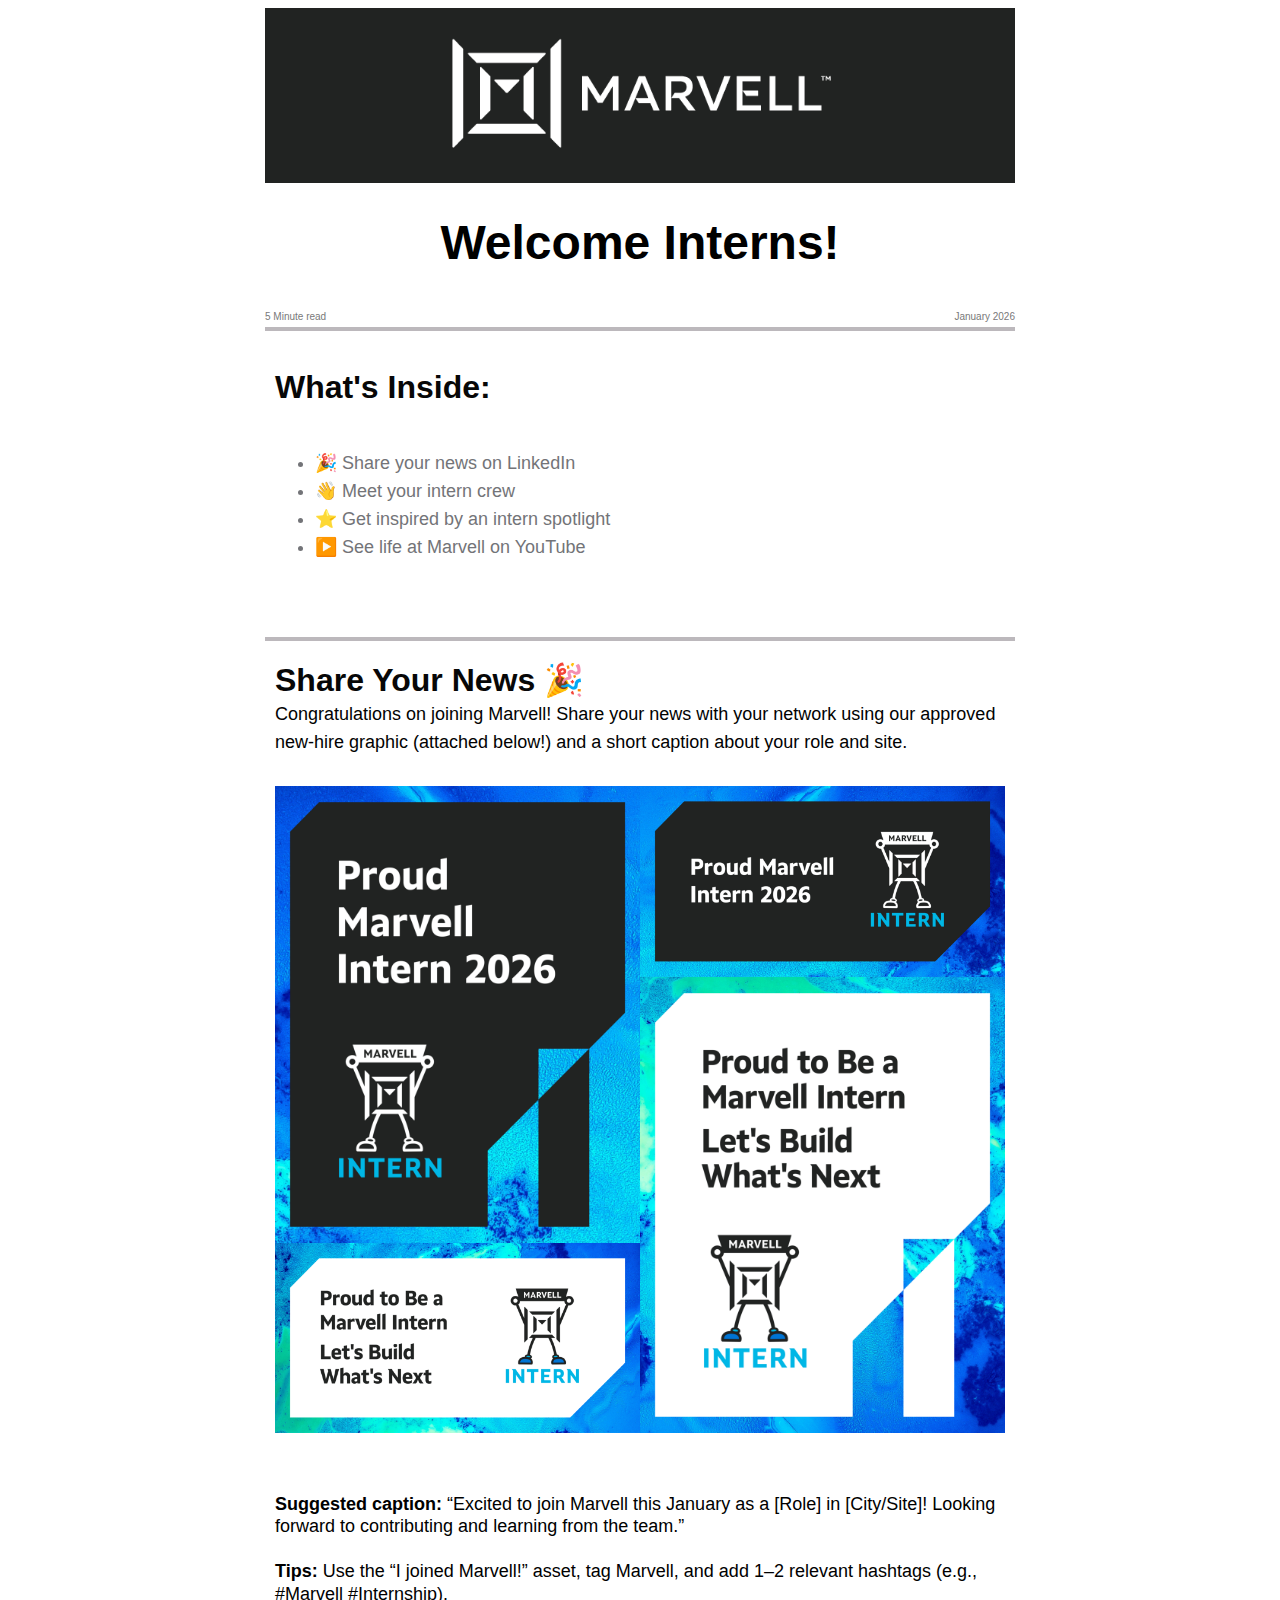
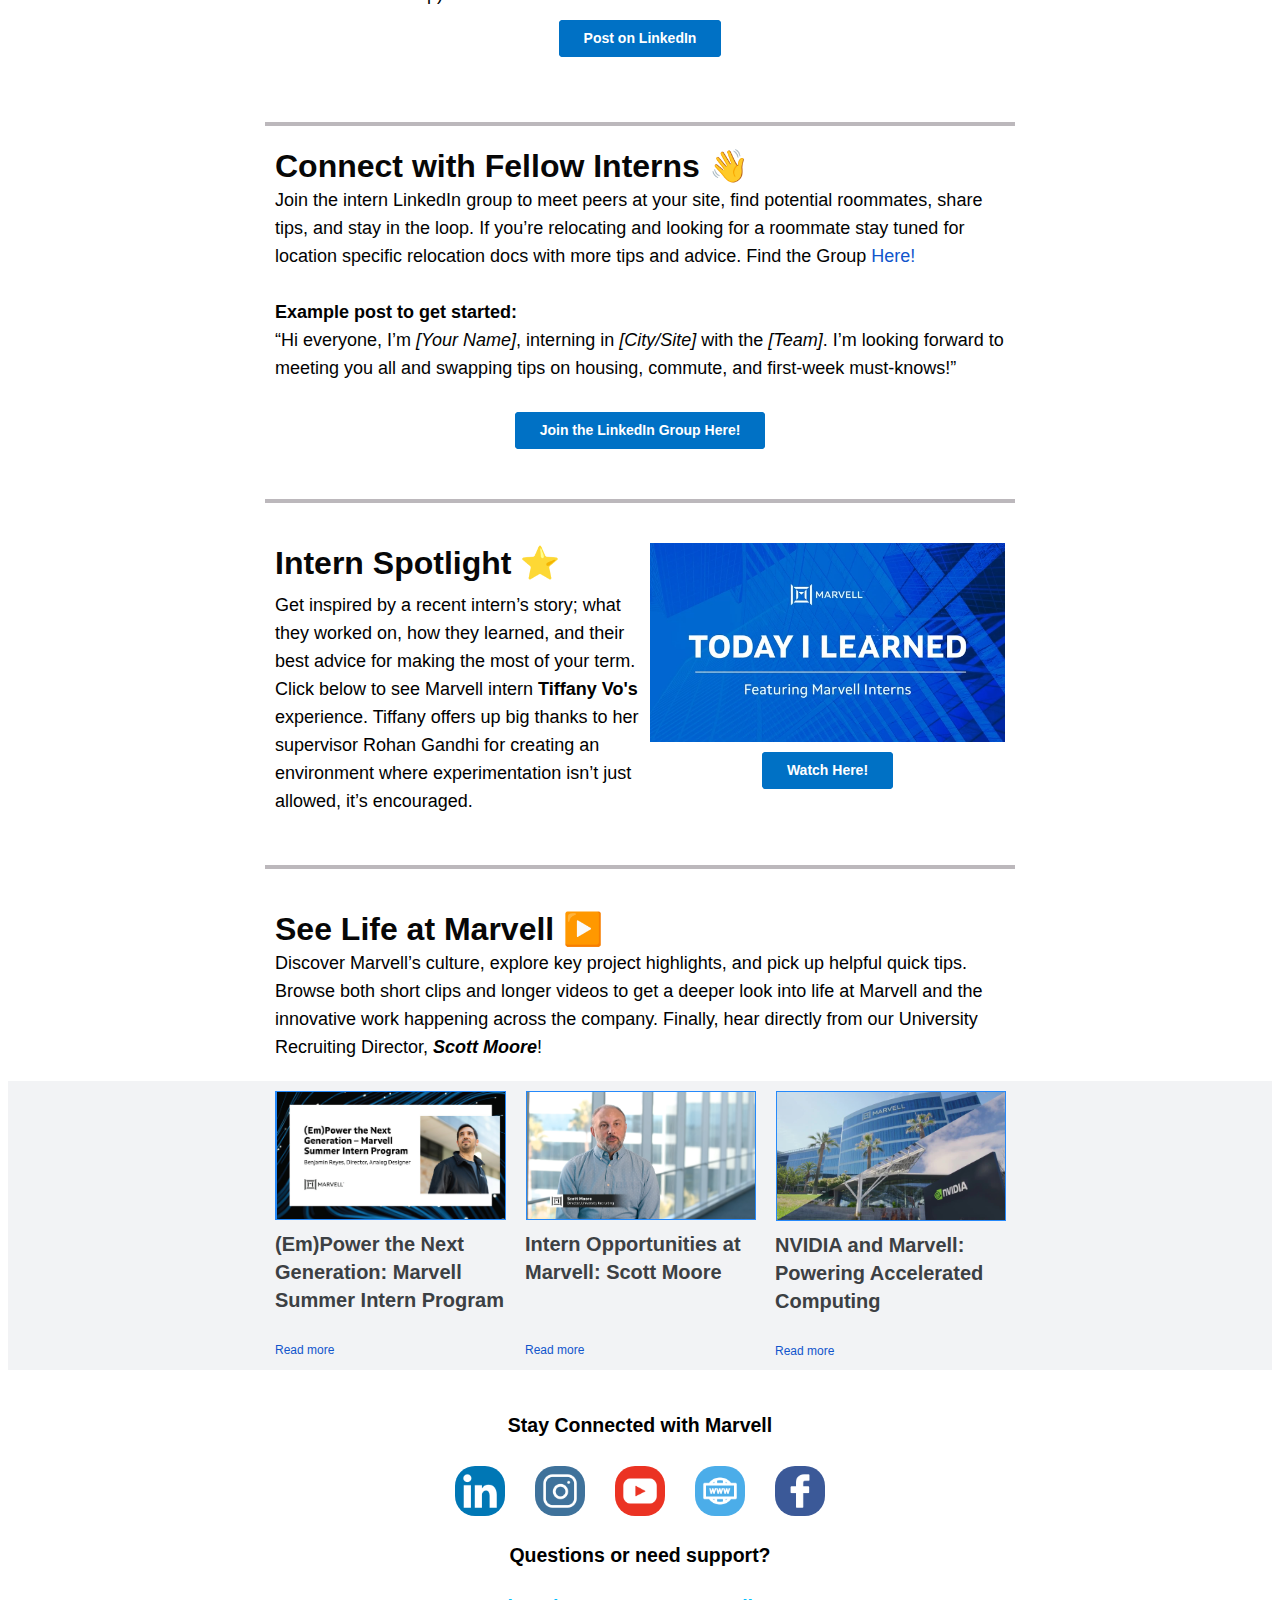
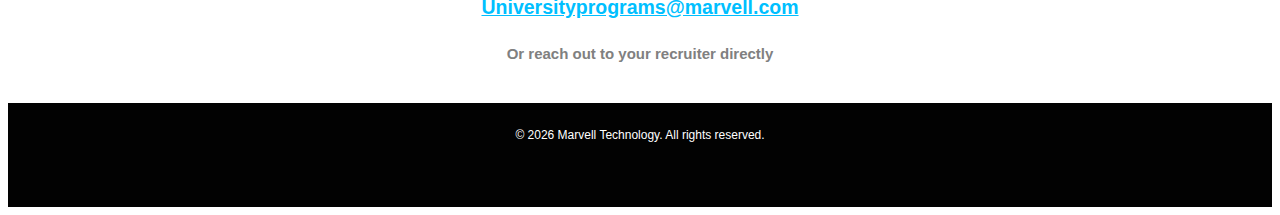
<file: newsletters/January Intern NL.html>
<!DOCTYPE html PUBLIC "-//W3C//DTD HTML 4.01//EN" "https://www.w3.org/TR/html4/strict.dtd">
<!-- saved from url=(0096)https://mail.google.com/mail/u/0/?ui=2&ik=c216646e19&view=lg&permmsgid=msg-f:1857040934502767007 -->
<html lang="en">

<head>
    <meta http-equiv="Content-Type" content="text/html; charset=UTF-8">
    <style type="text/css" nonce="">
        body,
        td,
        div,
        p,
        a,
        input {
            font-family: arial, sans-serif;
        }
    </style>
    <meta http-equiv="X-UA-Compatible" content="IE=edge">
    <title>Welcome Anthony Hua, to the January Intern Newsletter! 🎉</title>
    <style type="text/css" nonce="">
        body,
        td {
            font-size: 13px
        }

        a:link,
        a:active {
            color: #1155CC;
            text-decoration: none
        }

        a:hover {
            text-decoration: underline;
            cursor: pointer
        }

        a:visited {
            color: ##6611CC
        }

        img {
            border: 0px
        }

        pre {
            white-space: pre;
            white-space: -moz-pre-wrap;
            white-space: -o-pre-wrap;
            white-space: pre-wrap;
            word-wrap: break-word;
            max-width: 800px;
            overflow: auto;
        }

        .logo {
            left: -7px;
            position: relative;
        }
    </style>
</head>

<body>
    <div style="overflow: hidden;">
        <div style="min-width:750px" lang="und" dir="auto">
                                                        <div
                                                            style="background:#212322;background-color:#212322;margin:0px auto;max-width:750px">
                                                            <table align="center" border="0" cellpadding="0"
                                                                cellspacing="0" role="presentation"
                                                                style="vertical-align:top;border-collapse:collapse;background:#212322;background-color:#212322;width:100%"
                                                                width="100%" bgcolor="#212322" valign="top">
                                                                <tbody>
                                                                    <tr style="vertical-align:top;border-collapse:collapse"
                                                                        valign="top">
                                                                        <td style="vertical-align:top;border-collapse:collapse;direction:ltr;font-size:0px;padding:20px 0;padding-bottom:0px;padding-top:0px;text-align:center"
                                                                            align="center" valign="top">
                                                                            <div
                                                                                style="max-width:100%;font-size:0px;text-align:left;direction:ltr;display:inline-block;vertical-align:top;width:100%">
                                                                                <table border="0" cellpadding="0"
                                                                                    cellspacing="0" role="presentation"
                                                                                    width="100%"
                                                                                    style="vertical-align:top;border-collapse:collapse"
                                                                                    valign="top">
                                                                                    <tbody>
                                                                                        <tr style="vertical-align:top;border-collapse:collapse"
                                                                                            valign="top">
                                                                                            <td style="border-collapse:collapse;vertical-align:top;padding:10px"
                                                                                                valign="top">
                                                                                                <table border="0"
                                                                                                    cellpadding="0"
                                                                                                    cellspacing="0"
                                                                                                    role="presentation"
                                                                                                    style="vertical-align:top;border-collapse:collapse"
                                                                                                    width="100%"
                                                                                                    valign="top">
                                                                                                    <tbody>
                                                                                                        <tr style="vertical-align:top;border-collapse:collapse"
                                                                                                            valign="top">
                                                                                                            <td align="center"
                                                                                                                style="vertical-align:top;border-collapse:collapse;font-size:0px;padding:0;word-break:break-word"
                                                                                                                valign="top">
                                                                                                                <table
                                                                                                                    border="0"
                                                                                                                    cellpadding="0"
                                                                                                                    cellspacing="0"
                                                                                                                    role="presentation"
                                                                                                                    style="vertical-align:top;border-collapse:collapse;border-spacing:0px"
                                                                                                                    valign="top">
                                                                                                                    <tbody>
                                                                                                                        <tr style="vertical-align:top;border-collapse:collapse"
                                                                                                                            valign="top">
                                                                                                                            <td style="vertical-align:top;border-collapse:collapse;padding:0;width:400px"
                                                                                                                                width="400"
                                                                                                                                valign="top">
                                                                                                                                <img alt=""
                                                                                                                                    src="./January Intern NL_files/unnamed.png"
                                                                                                                                    style="line-height:100%;border:0;display:block;outline:none;text-decoration:none;height:auto;width:100%;font-size:13px"
                                                                                                                                    width="400"
                                                                                                                                    height="auto">
                                                                                                                            </td>
                                                                                                                        </tr>
                                                                                                                    </tbody>
                                                                                                                </table>
                                                                                                            </td>
                                                                                                        </tr>
                                                                                                    </tbody>
                                                                                                </table>
                                                                                            </td>
                                                                                        </tr>
                                                                                    </tbody>
                                                                                </table>
                                                                            </div>
                                                                        </td>
                                                                    </tr>
                                                                </tbody>
                                                            </table>
                                                        </div>
                                                        <div style="margin:0px auto;max-width:750px">
                                                            <table align="center" border="0" cellpadding="0"
                                                                cellspacing="0" role="presentation"
                                                                style="vertical-align:top;border-collapse:collapse;width:100%"
                                                                width="100%" valign="top">
                                                                <tbody>
                                                                    <tr style="vertical-align:top;border-collapse:collapse"
                                                                        valign="top">
                                                                        <td style="vertical-align:top;border-collapse:collapse;direction:ltr;font-size:0px;padding:20px 0;padding-bottom:0px;padding-top:0px;text-align:center"
                                                                            align="center" valign="top">
                                                                            <div
                                                                                style="max-width:100%;font-size:0px;text-align:left;direction:ltr;display:inline-block;vertical-align:top;width:100%">
                                                                                <table border="0" cellpadding="0"
                                                                                    cellspacing="0" role="presentation"
                                                                                    width="100%"
                                                                                    style="vertical-align:top;border-collapse:collapse"
                                                                                    valign="top">
                                                                                    <tbody>
                                                                                        <tr style="vertical-align:top;border-collapse:collapse"
                                                                                            valign="top">
                                                                                            <td style="border-collapse:collapse;vertical-align:top;padding:10px;padding-right:0px;padding-bottom:0px;padding-left:0px"
                                                                                                valign="top">
                                                                                                <table border="0"
                                                                                                    cellpadding="0"
                                                                                                    cellspacing="0"
                                                                                                    role="presentation"
                                                                                                    style="vertical-align:top;border-collapse:collapse"
                                                                                                    width="100%"
                                                                                                    valign="top">
                                                                                                    <tbody>
                                                                                                        <tr style="vertical-align:top;border-collapse:collapse"
                                                                                                            valign="top">
                                                                                                            <td align="center"
                                                                                                                style="vertical-align:top;border-collapse:collapse;font-size:0px;padding:10px 25px;padding-top:0px;padding-right:0px;padding-bottom:0px;padding-left:0px;word-break:break-word"
                                                                                                                valign="top">
                                                                                                                <div
                                                                                                                    style="font-family:Arial,Helvetica,sans-serif;font-size:24px;line-height:35px;text-align:center;color:#000000">
                                                                                                                    <h1>Welcome
                                                                                                                        Interns!<br>
                                                                                                                    </h1>
                                                                                                                </div>
                                                                                                            </td>
                                                                                                        </tr>
                                                                                                    </tbody>
                                                                                                </table>
                                                                                            </td>
                                                                                        </tr>
                                                                                    </tbody>
                                                                                </table>
                                                                            </div>
                                                                        </td>
                                                                    </tr>
                                                                </tbody>
                                                            </table>
                                                        </div>
                                                        <div style="margin:0px auto;max-width:750px">
                                                            <table align="center" border="0" cellpadding="0"
                                                                cellspacing="0" role="presentation"
                                                                style="vertical-align:top;border-collapse:collapse;width:100%"
                                                                width="100%" valign="top">
                                                                <tbody>
                                                                    <tr style="vertical-align:top;border-collapse:collapse"
                                                                        valign="top">
                                                                        <td style="vertical-align:top;border-collapse:collapse;direction:ltr;font-size:0px;padding:20px 0;padding-bottom:0px;padding-top:0px;text-align:center"
                                                                            align="center" valign="top">
                                                                            <div
                                                                                style="max-width:50%;font-size:0px;text-align:left;direction:ltr;display:inline-block;vertical-align:top;width:100%">
                                                                                <table border="0" cellpadding="0"
                                                                                    cellspacing="0" role="presentation"
                                                                                    width="100%"
                                                                                    style="vertical-align:top;border-collapse:collapse"
                                                                                    valign="top">
                                                                                    <tbody>
                                                                                        <tr style="vertical-align:top;border-collapse:collapse"
                                                                                            valign="top">
                                                                                            <td style="border-collapse:collapse;vertical-align:top;padding:10px;padding-top:10px;padding-right:0px;padding-bottom:0px;padding-left:0px"
                                                                                                valign="top">
                                                                                                <table border="0"
                                                                                                    cellpadding="0"
                                                                                                    cellspacing="0"
                                                                                                    role="presentation"
                                                                                                    style="vertical-align:top;border-collapse:collapse"
                                                                                                    width="100%"
                                                                                                    valign="top">
                                                                                                    <tbody>
                                                                                                        <tr style="vertical-align:top;border-collapse:collapse"
                                                                                                            valign="top">
                                                                                                            <td align="left"
                                                                                                                style="vertical-align:top;border-collapse:collapse;font-size:0px;padding:10px 25px;padding-right:0px;padding-bottom:5px;padding-left:0px;word-break:break-word"
                                                                                                                valign="top">
                                                                                                                <div
                                                                                                                    style="font-family:Arial,Helvetica,sans-serif;font-size:10px;line-height:1;text-align:left;color:#797979">
                                                                                                                    <div>
                                                                                                                        5
                                                                                                                        Minute
                                                                                                                        read
                                                                                                                    </div>
                                                                                                                </div>
                                                                                                            </td>
                                                                                                        </tr>
                                                                                                    </tbody>
                                                                                                </table>
                                                                                            </td>
                                                                                        </tr>
                                                                                    </tbody>
                                                                                </table>
                                                                            </div>
                                                                            <div
                                                                                style="max-width:50%;font-size:0px;text-align:left;direction:ltr;display:inline-block;vertical-align:top;width:100%">
                                                                                <table border="0" cellpadding="0"
                                                                                    cellspacing="0" role="presentation"
                                                                                    width="100%"
                                                                                    style="vertical-align:top;border-collapse:collapse"
                                                                                    valign="top">
                                                                                    <tbody>
                                                                                        <tr style="vertical-align:top;border-collapse:collapse"
                                                                                            valign="top">
                                                                                            <td style="border-collapse:collapse;vertical-align:top;padding:10px;padding-top:10px;padding-right:0px;padding-bottom:0px;padding-left:0px"
                                                                                                valign="top">
                                                                                                <table border="0"
                                                                                                    cellpadding="0"
                                                                                                    cellspacing="0"
                                                                                                    role="presentation"
                                                                                                    style="vertical-align:top;border-collapse:collapse"
                                                                                                    width="100%"
                                                                                                    valign="top">
                                                                                                    <tbody>
                                                                                                        <tr style="vertical-align:top;border-collapse:collapse"
                                                                                                            valign="top">
                                                                                                            <td align="right"
                                                                                                                style="vertical-align:top;border-collapse:collapse;font-size:0px;padding:10px 25px;padding-right:0px;padding-bottom:5px;padding-left:0px;word-break:break-word"
                                                                                                                valign="top">
                                                                                                                <div
                                                                                                                    style="font-family:Arial,Helvetica,sans-serif;font-size:10px;line-height:1;text-align:right;color:#797979">
                                                                                                                    <div>
                                                                                                                        January
                                                                                                                        2026
                                                                                                                    </div>
                                                                                                                </div>
                                                                                                            </td>
                                                                                                        </tr>
                                                                                                    </tbody>
                                                                                                </table>
                                                                                            </td>
                                                                                        </tr>
                                                                                    </tbody>
                                                                                </table>
                                                                            </div>
                                                                        </td>
                                                                    </tr>
                                                                </tbody>
                                                            </table>
                                                        </div>
                                                        <div style="margin:0px auto;max-width:750px">
                                                            <table align="center" border="0" cellpadding="0"
                                                                cellspacing="0" role="presentation"
                                                                style="vertical-align:top;border-collapse:collapse;width:100%"
                                                                width="100%" valign="top">
                                                                <tbody>
                                                                    <tr style="vertical-align:top;border-collapse:collapse"
                                                                        valign="top">
                                                                        <td style="vertical-align:top;border-collapse:collapse;border:0px solid black;direction:ltr;font-size:0px;padding:20px 0;padding-right:0px;padding-top:0px;text-align:left"
                                                                            align="left" valign="top">
                                                                            <div
                                                                                style="max-width:100%;font-size:0px;text-align:left;direction:ltr;display:inline-block;vertical-align:middle;width:100%">
                                                                                <table border="0" cellpadding="0"
                                                                                    cellspacing="0" role="presentation"
                                                                                    width="100%"
                                                                                    style="vertical-align:top;border-collapse:collapse"
                                                                                    valign="top">
                                                                                    <tbody>
                                                                                        <tr style="vertical-align:top;border-collapse:collapse"
                                                                                            valign="top">
                                                                                            <td style="border-collapse:collapse;border-radius:0px 0px 0px 0px;vertical-align:middle;padding:10px;padding-top:0px;padding-right:0px;padding-left:0px"
                                                                                                valign="middle">
                                                                                                <table border="0"
                                                                                                    cellpadding="0"
                                                                                                    cellspacing="0"
                                                                                                    role="presentation"
                                                                                                    style="vertical-align:top;border-collapse:collapse"
                                                                                                    width="100%"
                                                                                                    valign="top">
                                                                                                    <tbody>
                                                                                                        <tr style="vertical-align:top;border-collapse:collapse"
                                                                                                            valign="top">
                                                                                                            <td style="vertical-align:top;border-collapse:collapse;padding:0;background:#bcb8bc;font-size:0px;word-break:break-word"
                                                                                                                valign="top">
                                                                                                                <div
                                                                                                                    style="height:4px;line-height:4px">
                                                                                                                     
                                                                                                                </div>
                                                                                                            </td>
                                                                                                        </tr>
                                                                                                    </tbody>
                                                                                                </table>
                                                                                            </td>
                                                                                        </tr>
                                                                                    </tbody>
                                                                                </table>
                                                                            </div>
                                                                        </td>
                                                                    </tr>
                                                                </tbody>
                                                            </table>
                                                        </div>
                                                        <div style="margin:0px auto;max-width:750px">
                                                            <table align="center" border="0" cellpadding="0"
                                                                cellspacing="0" role="presentation"
                                                                style="vertical-align:top;border-collapse:collapse;width:100%"
                                                                width="100%" valign="top">
                                                                <tbody>
                                                                    <tr style="vertical-align:top;border-collapse:collapse"
                                                                        valign="top">
                                                                        <td style="vertical-align:top;border-collapse:collapse;direction:ltr;font-size:0px;padding:20px 0;padding-bottom:0px;padding-top:0px;text-align:center"
                                                                            align="center" valign="top">
                                                                            <div
                                                                                style="max-width:100%;font-size:0px;text-align:left;direction:ltr;display:inline-block;vertical-align:top;width:100%">
                                                                                <table border="0" cellpadding="0"
                                                                                    cellspacing="0" role="presentation"
                                                                                    width="100%"
                                                                                    style="vertical-align:top;border-collapse:collapse"
                                                                                    valign="top">
                                                                                    <tbody>
                                                                                        <tr style="vertical-align:top;border-collapse:collapse"
                                                                                            valign="top">
                                                                                            <td style="border-collapse:collapse;vertical-align:top;padding:10px"
                                                                                                valign="top">
                                                                                                <table border="0"
                                                                                                    cellpadding="0"
                                                                                                    cellspacing="0"
                                                                                                    role="presentation"
                                                                                                    style="vertical-align:top;border-collapse:collapse"
                                                                                                    width="100%"
                                                                                                    valign="top">
                                                                                                    <tbody>
                                                                                                        <tr style="vertical-align:top;border-collapse:collapse"
                                                                                                            valign="top">
                                                                                                            <td align="left"
                                                                                                                style="vertical-align:top;border-collapse:collapse;font-size:0px;padding:0px;word-break:break-word"
                                                                                                                valign="top">
                                                                                                                <div
                                                                                                                    style="font-family:Arial,Helvetica,sans-serif;font-size:32px;font-weight:700;line-height:1;text-align:left;color:#070707">
                                                                                                                    <div>
                                                                                                                        What's
                                                                                                                        Inside:
                                                                                                                    </div>
                                                                                                                </div>
                                                                                                            </td>
                                                                                                        </tr>
                                                                                                        <tr style="vertical-align:top;border-collapse:collapse"
                                                                                                            valign="top">
                                                                                                            <td align="left"
                                                                                                                style="vertical-align:top;border-collapse:collapse;font-size:0px;padding:0px;padding-top:0px;word-break:break-word"
                                                                                                                valign="top">
                                                                                                                <div
                                                                                                                    style="font-family:Arial,Helvetica,sans-serif;font-size:18px;line-height:28px;text-align:left;color:#737478">
                                                                                                                    <div>
                                                                                                                        <br>
                                                                                                                    </div>
                                                                                                                    <ul>
                                                                                                                        <li>🎉
                                                                                                                            Share
                                                                                                                            your
                                                                                                                            news
                                                                                                                            on
                                                                                                                            LinkedIn
                                                                                                                        </li>
                                                                                                                        <li>👋
                                                                                                                            Meet
                                                                                                                            your
                                                                                                                            intern
                                                                                                                            crew
                                                                                                                        </li>
                                                                                                                        <li>⭐
                                                                                                                            Get
                                                                                                                            inspired
                                                                                                                            by
                                                                                                                            an
                                                                                                                            intern
                                                                                                                            spotlight
                                                                                                                        </li>
                                                                                                                        <li>▶️
                                                                                                                            See
                                                                                                                            life
                                                                                                                            at
                                                                                                                            Marvell
                                                                                                                            on
                                                                                                                            YouTube
                                                                                                                        </li>
                                                                                                                    </ul>
                                                                                                                    <div>
                                                                                                                        <br>
                                                                                                                    </div>
                                                                                                                </div>
                                                                                                            </td>
                                                                                                        </tr>
                                                                                                    </tbody>
                                                                                                </table>
                                                                                            </td>
                                                                                        </tr>
                                                                                    </tbody>
                                                                                </table>
                                                                            </div>
                                                                        </td>
                                                                    </tr>
                                                                </tbody>
                                                            </table>
                                                        </div>
                                                        <div style="margin:0px auto;max-width:750px">
                                                            <table align="center" border="0" cellpadding="0"
                                                                cellspacing="0" role="presentation"
                                                                style="vertical-align:top;border-collapse:collapse;width:100%"
                                                                width="100%" valign="top">
                                                                <tbody>
                                                                    <tr style="vertical-align:top;border-collapse:collapse"
                                                                        valign="top">
                                                                        <td style="vertical-align:top;border-collapse:collapse;direction:ltr;font-size:0px;padding:20px 0;padding-bottom:10px;padding-top:10px;text-align:center"
                                                                            align="center" valign="top">
                                                                            <div
                                                                                style="max-width:100%;font-size:0px;text-align:left;direction:ltr;display:inline-block;vertical-align:top;width:100%">
                                                                                <table border="0" cellpadding="0"
                                                                                    cellspacing="0" role="presentation"
                                                                                    width="100%"
                                                                                    style="vertical-align:top;border-collapse:collapse"
                                                                                    valign="top">
                                                                                    <tbody>
                                                                                        <tr style="vertical-align:top;border-collapse:collapse"
                                                                                            valign="top">
                                                                                            <td style="border-collapse:collapse;vertical-align:top;padding:10px;padding-right:0px;padding-left:0px"
                                                                                                valign="top">
                                                                                                <table border="0"
                                                                                                    cellpadding="0"
                                                                                                    cellspacing="0"
                                                                                                    role="presentation"
                                                                                                    style="vertical-align:top;border-collapse:collapse"
                                                                                                    width="100%"
                                                                                                    valign="top">
                                                                                                    <tbody>
                                                                                                        <tr style="vertical-align:top;border-collapse:collapse"
                                                                                                            valign="top">
                                                                                                            <td style="vertical-align:top;border-collapse:collapse;padding:0;background:#bcb8bc;font-size:0px;word-break:break-word"
                                                                                                                valign="top">
                                                                                                                <div
                                                                                                                    style="height:4px;line-height:4px">
                                                                                                                     
                                                                                                                </div>
                                                                                                            </td>
                                                                                                        </tr>
                                                                                                    </tbody>
                                                                                                </table>
                                                                                            </td>
                                                                                        </tr>
                                                                                    </tbody>
                                                                                </table>
                                                                            </div>
                                                                        </td>
                                                                    </tr>
                                                                </tbody>
                                                            </table>
                                                        </div>
                                                        <div style="margin:0px auto;max-width:750px">
                                                            <table align="center" border="0" cellpadding="0"
                                                                cellspacing="0" role="presentation"
                                                                style="vertical-align:top;border-collapse:collapse;width:100%"
                                                                width="100%" valign="top">
                                                                <tbody>
                                                                    <tr style="vertical-align:top;border-collapse:collapse"
                                                                        valign="top">
                                                                        <td style="vertical-align:top;border-collapse:collapse;direction:ltr;font-size:0px;padding:20px 0;padding-bottom:0px;padding-top:0px;text-align:center"
                                                                            align="center" valign="top">
                                                                            <div
                                                                                style="max-width:100%;font-size:0px;text-align:left;direction:ltr;display:inline-block;vertical-align:top;width:100%">
                                                                                <table border="0" cellpadding="0"
                                                                                    cellspacing="0" role="presentation"
                                                                                    width="100%"
                                                                                    style="vertical-align:top;border-collapse:collapse"
                                                                                    valign="top">
                                                                                    <tbody>
                                                                                        <tr style="vertical-align:top;border-collapse:collapse"
                                                                                            valign="top">
                                                                                            <td style="border-collapse:collapse;vertical-align:top;padding:10px;padding-top:0px;padding-bottom:0px"
                                                                                                valign="top">
                                                                                                <table border="0"
                                                                                                    cellpadding="0"
                                                                                                    cellspacing="0"
                                                                                                    role="presentation"
                                                                                                    style="vertical-align:top;border-collapse:collapse"
                                                                                                    width="100%"
                                                                                                    valign="top">
                                                                                                    <tbody>
                                                                                                        <tr style="vertical-align:top;border-collapse:collapse"
                                                                                                            valign="top">
                                                                                                            <td align="left"
                                                                                                                style="vertical-align:top;border-collapse:collapse;font-size:0px;padding:0px;word-break:break-word"
                                                                                                                valign="top">
                                                                                                                <div
                                                                                                                    style="font-family:Arial,Helvetica,sans-serif;font-size:32px;font-weight:700;line-height:13px;text-align:left;color:#070707">
                                                                                                                    <div>
                                                                                                                        <br>
                                                                                                                    </div>
                                                                                                                    <div>
                                                                                                                        <div>
                                                                                                                            Share
                                                                                                                            Your
                                                                                                                            News
                                                                                                                            🎉<br>
                                                                                                                        </div>
                                                                                                                        <div>
                                                                                                                            <br>
                                                                                                                        </div>
                                                                                                                    </div>
                                                                                                                </div>
                                                                                                            </td>
                                                                                                        </tr>
                                                                                                        <tr style="vertical-align:top;border-collapse:collapse"
                                                                                                            valign="top">
                                                                                                            <td align="left"
                                                                                                                style="vertical-align:top;border-collapse:collapse;font-size:0px;padding:0px;word-break:break-word"
                                                                                                                valign="top">
                                                                                                                <div
                                                                                                                    style="font-family:Arial,Helvetica,sans-serif;font-size:18px;line-height:28px;text-align:left;color:#020202">
                                                                                                                    <div>
                                                                                                                        Congratulations
                                                                                                                        on
                                                                                                                        joining
                                                                                                                        Marvell!
                                                                                                                        Share
                                                                                                                        your
                                                                                                                        news
                                                                                                                        with
                                                                                                                        your
                                                                                                                        network
                                                                                                                        using
                                                                                                                        our
                                                                                                                        approved
                                                                                                                        new-hire
                                                                                                                        graphic
                                                                                                                        (attached
                                                                                                                        below!)&nbsp;and
                                                                                                                        a
                                                                                                                        short
                                                                                                                        caption
                                                                                                                        about
                                                                                                                        your
                                                                                                                        role
                                                                                                                        and
                                                                                                                        site.
                                                                                                                    </div>
                                                                                                                </div>
                                                                                                            </td>
                                                                                                        </tr>
                                                                                                    </tbody>
                                                                                                </table>
                                                                                            </td>
                                                                                        </tr>
                                                                                    </tbody>
                                                                                </table>
                                                                            </div>
                                                                        </td>
                                                                    </tr>
                                                                </tbody>
                                                            </table>
                                                        </div>
                                                        <div style="margin:0px auto;max-width:750px">
                                                            <table align="center" border="0" cellpadding="0"
                                                                cellspacing="0" role="presentation"
                                                                style="vertical-align:top;border-collapse:collapse;width:100%"
                                                                width="100%" valign="top">
                                                                <tbody>
                                                                    <tr style="vertical-align:top;border-collapse:collapse"
                                                                        valign="top">
                                                                        <td style="vertical-align:top;border-collapse:collapse;direction:ltr;font-size:0px;padding:20px 0;padding-bottom:20px;text-align:center"
                                                                            align="center" valign="top">
                                                                            <div
                                                                                style="max-width:50%;font-size:0px;text-align:left;direction:ltr;display:inline-block;vertical-align:top;width:100%">
                                                                                <table border="0" cellpadding="0"
                                                                                    cellspacing="0" role="presentation"
                                                                                    width="100%"
                                                                                    style="vertical-align:top;border-collapse:collapse"
                                                                                    valign="top">
                                                                                    <tbody>
                                                                                        <tr style="vertical-align:top;border-collapse:collapse"
                                                                                            valign="top">
                                                                                            <td style="border-collapse:collapse;vertical-align:top;padding:10px;padding-right:0px"
                                                                                                valign="top">
                                                                                                <table border="0"
                                                                                                    cellpadding="0"
                                                                                                    cellspacing="0"
                                                                                                    role="presentation"
                                                                                                    style="vertical-align:top;border-collapse:collapse"
                                                                                                    width="100%"
                                                                                                    valign="top">
                                                                                                    <tbody>
                                                                                                        <tr style="vertical-align:top;border-collapse:collapse"
                                                                                                            valign="top">
                                                                                                            <td align="center"
                                                                                                                style="vertical-align:top;border-collapse:collapse;font-size:0px;padding:0;word-break:break-word"
                                                                                                                valign="top">
                                                                                                                <table
                                                                                                                    border="0"
                                                                                                                    cellpadding="0"
                                                                                                                    cellspacing="0"
                                                                                                                    role="presentation"
                                                                                                                    style="vertical-align:top;border-collapse:collapse;border-spacing:0px"
                                                                                                                    valign="top">
                                                                                                                    <tbody>
                                                                                                                        <tr style="vertical-align:top;border-collapse:collapse"
                                                                                                                            valign="top">
                                                                                                                            <td style="vertical-align:top;border-collapse:collapse;padding:0;width:365px"
                                                                                                                                width="365"
                                                                                                                                valign="top">
                                                                                                                                <img alt=""
                                                                                                                                    src="./January Intern NL_files/unnamed(1).png"
                                                                                                                                    style="line-height:100%;border:0;display:block;outline:none;text-decoration:none;height:auto;width:100%;font-size:13px"
                                                                                                                                    width="365"
                                                                                                                                    height="auto">
                                                                                                                            </td>
                                                                                                                        </tr>
                                                                                                                    </tbody>
                                                                                                                </table>
                                                                                                            </td>
                                                                                                        </tr>
                                                                                                        <tr style="vertical-align:top;border-collapse:collapse"
                                                                                                            valign="top">
                                                                                                            <td align="center"
                                                                                                                style="vertical-align:top;border-collapse:collapse;font-size:0px;padding:0;word-break:break-word"
                                                                                                                valign="top">
                                                                                                                <table
                                                                                                                    border="0"
                                                                                                                    cellpadding="0"
                                                                                                                    cellspacing="0"
                                                                                                                    role="presentation"
                                                                                                                    style="vertical-align:top;border-collapse:collapse;border-spacing:0px"
                                                                                                                    valign="top">
                                                                                                                    <tbody>
                                                                                                                        <tr style="vertical-align:top;border-collapse:collapse"
                                                                                                                            valign="top">
                                                                                                                            <td style="vertical-align:top;border-collapse:collapse;padding:0;width:365px"
                                                                                                                                width="365"
                                                                                                                                valign="top">
                                                                                                                                <img alt=""
                                                                                                                                    src="./January Intern NL_files/unnamed(2).png"
                                                                                                                                    style="line-height:100%;border:0;display:block;outline:none;text-decoration:none;height:auto;width:100%;font-size:13px"
                                                                                                                                    width="365"
                                                                                                                                    height="auto">
                                                                                                                            </td>
                                                                                                                        </tr>
                                                                                                                    </tbody>
                                                                                                                </table>
                                                                                                            </td>
                                                                                                        </tr>
                                                                                                    </tbody>
                                                                                                </table>
                                                                                            </td>
                                                                                        </tr>
                                                                                    </tbody>
                                                                                </table>
                                                                            </div>
                                                                            <div
                                                                                style="max-width:50%;font-size:0px;text-align:left;direction:ltr;display:inline-block;vertical-align:top;width:100%">
                                                                                <table border="0" cellpadding="0"
                                                                                    cellspacing="0" role="presentation"
                                                                                    width="100%"
                                                                                    style="vertical-align:top;border-collapse:collapse"
                                                                                    valign="top">
                                                                                    <tbody>
                                                                                        <tr style="vertical-align:top;border-collapse:collapse"
                                                                                            valign="top">
                                                                                            <td style="border-collapse:collapse;vertical-align:top;padding:10px;padding-left:0px"
                                                                                                valign="top">
                                                                                                <table border="0"
                                                                                                    cellpadding="0"
                                                                                                    cellspacing="0"
                                                                                                    role="presentation"
                                                                                                    style="vertical-align:top;border-collapse:collapse"
                                                                                                    width="100%"
                                                                                                    valign="top">
                                                                                                    <tbody>
                                                                                                        <tr style="vertical-align:top;border-collapse:collapse"
                                                                                                            valign="top">
                                                                                                            <td align="center"
                                                                                                                style="vertical-align:top;border-collapse:collapse;font-size:0px;padding:0;word-break:break-word"
                                                                                                                valign="top">
                                                                                                                <table
                                                                                                                    border="0"
                                                                                                                    cellpadding="0"
                                                                                                                    cellspacing="0"
                                                                                                                    role="presentation"
                                                                                                                    style="vertical-align:top;border-collapse:collapse;border-spacing:0px"
                                                                                                                    valign="top">
                                                                                                                    <tbody>
                                                                                                                        <tr style="vertical-align:top;border-collapse:collapse"
                                                                                                                            valign="top">
                                                                                                                            <td style="vertical-align:top;border-collapse:collapse;padding:0;width:365px"
                                                                                                                                width="365"
                                                                                                                                valign="top">
                                                                                                                                <img alt=""
                                                                                                                                    src="./January Intern NL_files/unnamed(3).png"
                                                                                                                                    style="line-height:100%;border:0;display:block;outline:none;text-decoration:none;height:auto;width:100%;font-size:13px"
                                                                                                                                    width="365"
                                                                                                                                    height="auto">
                                                                                                                            </td>
                                                                                                                        </tr>
                                                                                                                    </tbody>
                                                                                                                </table>
                                                                                                            </td>
                                                                                                        </tr>
                                                                                                        <tr style="vertical-align:top;border-collapse:collapse"
                                                                                                            valign="top">
                                                                                                            <td align="center"
                                                                                                                style="vertical-align:top;border-collapse:collapse;font-size:0px;padding:0;word-break:break-word"
                                                                                                                valign="top">
                                                                                                                <table
                                                                                                                    border="0"
                                                                                                                    cellpadding="0"
                                                                                                                    cellspacing="0"
                                                                                                                    role="presentation"
                                                                                                                    style="vertical-align:top;border-collapse:collapse;border-spacing:0px"
                                                                                                                    valign="top">
                                                                                                                    <tbody>
                                                                                                                        <tr style="vertical-align:top;border-collapse:collapse"
                                                                                                                            valign="top">
                                                                                                                            <td style="vertical-align:top;border-collapse:collapse;padding:0;width:365px"
                                                                                                                                width="365"
                                                                                                                                valign="top">
                                                                                                                                <img alt=""
                                                                                                                                    src="./January Intern NL_files/unnamed(4).png"
                                                                                                                                    style="line-height:100%;border:0;display:block;outline:none;text-decoration:none;height:auto;width:100%;font-size:13px"
                                                                                                                                    width="365"
                                                                                                                                    height="auto">
                                                                                                                            </td>
                                                                                                                        </tr>
                                                                                                                    </tbody>
                                                                                                                </table>
                                                                                                            </td>
                                                                                                        </tr>
                                                                                                    </tbody>
                                                                                                </table>
                                                                                            </td>
                                                                                        </tr>
                                                                                    </tbody>
                                                                                </table>
                                                                            </div>
                                                                        </td>
                                                                    </tr>
                                                                </tbody>
                                                            </table>
                                                        </div>
                                                        <div style="margin:0px auto;max-width:750px">
                                                            <table align="center" border="0" cellpadding="0"
                                                                cellspacing="0" role="presentation"
                                                                style="vertical-align:top;border-collapse:collapse;width:100%"
                                                                width="100%" valign="top">
                                                                <tbody>
                                                                    <tr style="vertical-align:top;border-collapse:collapse"
                                                                        valign="top">
                                                                        <td style="vertical-align:top;border-collapse:collapse;direction:ltr;font-size:0px;padding:20px 0;text-align:center"
                                                                            align="center" valign="top">
                                                                            <div
                                                                                style="max-width:100%;font-size:0px;text-align:left;direction:ltr;display:inline-block;vertical-align:top;width:100%">
                                                                                <table border="0" cellpadding="0"
                                                                                    cellspacing="0" role="presentation"
                                                                                    width="100%"
                                                                                    style="vertical-align:top;border-collapse:collapse"
                                                                                    valign="top">
                                                                                    <tbody>
                                                                                        <tr style="vertical-align:top;border-collapse:collapse"
                                                                                            valign="top">
                                                                                            <td style="border-collapse:collapse;vertical-align:top;padding:10px"
                                                                                                valign="top">
                                                                                                <table border="0"
                                                                                                    cellpadding="0"
                                                                                                    cellspacing="0"
                                                                                                    role="presentation"
                                                                                                    style="vertical-align:top;border-collapse:collapse"
                                                                                                    width="100%"
                                                                                                    valign="top">
                                                                                                    <tbody>
                                                                                                        <tr style="vertical-align:top;border-collapse:collapse"
                                                                                                            valign="top">
                                                                                                            <td align="left"
                                                                                                                style="vertical-align:top;border-collapse:collapse;font-size:0px;padding:0px;padding-top:0px;word-break:break-word"
                                                                                                                valign="top">
                                                                                                                <div
                                                                                                                    style="font-family:Arial,Helvetica,sans-serif;font-size:18px;line-height:22.4px;text-align:left;color:#000000">
                                                                                                                    <div>
                                                                                                                        <b>Suggested
                                                                                                                            caption:</b>&nbsp;“Excited
                                                                                                                        to
                                                                                                                        join
                                                                                                                        Marvell
                                                                                                                        this
                                                                                                                        January
                                                                                                                        as
                                                                                                                        a
                                                                                                                        [Role]
                                                                                                                        in
                                                                                                                        [City/Site]!
                                                                                                                        Looking
                                                                                                                        forward
                                                                                                                        to
                                                                                                                        contributing
                                                                                                                        and
                                                                                                                        learning
                                                                                                                        from
                                                                                                                        the
                                                                                                                        team.”
                                                                                                                    </div>
                                                                                                                    <div>
                                                                                                                        <br>
                                                                                                                    </div>
                                                                                                                    <div>
                                                                                                                        <b>Tips:</b><span><span>&nbsp;</span>Use
                                                                                                                            the
                                                                                                                            “I
                                                                                                                            joined
                                                                                                                            Marvell!”
                                                                                                                            asset,
                                                                                                                            tag
                                                                                                                            Marvell,
                                                                                                                            and
                                                                                                                            add
                                                                                                                            1–2
                                                                                                                            relevant
                                                                                                                            hashtags
                                                                                                                            (e.g.,
                                                                                                                            #Marvell
                                                                                                                            #Internship).</span>
                                                                                                                    </div>
                                                                                                                </div>
                                                                                                            </td>
                                                                                                        </tr>
                                                                                                        <tr style="vertical-align:top;border-collapse:collapse"
                                                                                                            valign="top">
                                                                                                            <td align="center"
                                                                                                                style="vertical-align:top;border-collapse:collapse;font-size:0px;padding:10px 25px;padding-top:15px;padding-bottom:15px;word-break:break-word"
                                                                                                                valign="top">
                                                                                                                <table
                                                                                                                    border="0"
                                                                                                                    cellpadding="0"
                                                                                                                    cellspacing="0"
                                                                                                                    role="presentation"
                                                                                                                    style="vertical-align:top;border-collapse:separate;line-height:100%"
                                                                                                                    valign="top">
                                                                                                                    <tbody>
                                                                                                                        <tr style="vertical-align:top;border-collapse:collapse"
                                                                                                                            valign="top">
                                                                                                                            <td align="center"
                                                                                                                                bgcolor="#0071c5"
                                                                                                                                role="presentation"
                                                                                                                                style="vertical-align:top;border-collapse:collapse;padding:0;border:none;border-radius:4px;background:#0071c5"
                                                                                                                                valign="top">
                                                                                                                                <a href="https://www.linkedin.com/?source=hireEZ"
                                                                                                                                    style="display:inline-block;background:#0071c5;color:#ffffff;font-family:Arial,Helvetica,sans-serif;font-size:14px;font-weight:700;line-height:120%;letter-spacing:0px;margin:0;text-decoration:none;text-transform:none;padding:10px 25px 10px 25px;border-radius:4px"
                                                                                                                                    target="_blank"
                                                                                                                                    data-saferedirecturl="https://www.google.com/url?hl=en&amp;q=https://www.linkedin.com/?source%3DhireEZ&amp;source=gmail&amp;ust=1771099047859000&amp;usg=AOvVaw0nd8AjjU5NDeRtwgEtBbsD">
                                                                                                                                    Post
                                                                                                                                    on
                                                                                                                                    LinkedIn
                                                                                                                                </a>
                                                                                                                            </td>
                                                                                                                        </tr>
                                                                                                                    </tbody>
                                                                                                                </table>
                                                                                                            </td>
                                                                                                        </tr>
                                                                                                    </tbody>
                                                                                                </table>
                                                                                            </td>
                                                                                        </tr>
                                                                                    </tbody>
                                                                                </table>
                                                                            </div>
                                                                        </td>
                                                                    </tr>
                                                                </tbody>
                                                            </table>
                                                        </div>
                                                        <div style="margin:0px auto;max-width:750px">
                                                            <table align="center" border="0" cellpadding="0"
                                                                cellspacing="0" role="presentation"
                                                                style="vertical-align:top;border-collapse:collapse;width:100%"
                                                                width="100%" valign="top">
                                                                <tbody>
                                                                    <tr style="vertical-align:top;border-collapse:collapse"
                                                                        valign="top">
                                                                        <td style="vertical-align:top;border-collapse:collapse;direction:ltr;font-size:0px;padding:20px 0;padding-bottom:10px;padding-top:10px;text-align:center"
                                                                            align="center" valign="top">
                                                                            <div
                                                                                style="max-width:100%;font-size:0px;text-align:left;direction:ltr;display:inline-block;vertical-align:top;width:100%">
                                                                                <table border="0" cellpadding="0"
                                                                                    cellspacing="0" role="presentation"
                                                                                    width="100%"
                                                                                    style="vertical-align:top;border-collapse:collapse"
                                                                                    valign="top">
                                                                                    <tbody>
                                                                                        <tr style="vertical-align:top;border-collapse:collapse"
                                                                                            valign="top">
                                                                                            <td style="border-collapse:collapse;vertical-align:top;padding:10px;padding-right:0px;padding-left:0px"
                                                                                                valign="top">
                                                                                                <table border="0"
                                                                                                    cellpadding="0"
                                                                                                    cellspacing="0"
                                                                                                    role="presentation"
                                                                                                    style="vertical-align:top;border-collapse:collapse"
                                                                                                    width="100%"
                                                                                                    valign="top">
                                                                                                    <tbody>
                                                                                                        <tr style="vertical-align:top;border-collapse:collapse"
                                                                                                            valign="top">
                                                                                                            <td style="vertical-align:top;border-collapse:collapse;padding:0;background:#bcb8bc;font-size:0px;word-break:break-word"
                                                                                                                valign="top">
                                                                                                                <div
                                                                                                                    style="height:4px;line-height:4px">
                                                                                                                     
                                                                                                                </div>
                                                                                                            </td>
                                                                                                        </tr>
                                                                                                    </tbody>
                                                                                                </table>
                                                                                            </td>
                                                                                        </tr>
                                                                                    </tbody>
                                                                                </table>
                                                                            </div>
                                                                        </td>
                                                                    </tr>
                                                                </tbody>
                                                            </table>
                                                        </div>
                                                        <div style="margin:0px auto;max-width:750px">
                                                            <table align="center" border="0" cellpadding="0"
                                                                cellspacing="0" role="presentation"
                                                                style="vertical-align:top;border-collapse:collapse;width:100%"
                                                                width="100%" valign="top">
                                                                <tbody>
                                                                    <tr style="vertical-align:top;border-collapse:collapse"
                                                                        valign="top">
                                                                        <td style="vertical-align:top;border-collapse:collapse;direction:ltr;font-size:0px;padding:20px 0;padding-bottom:0px;padding-top:0px;text-align:center"
                                                                            align="center" valign="top">
                                                                            <div
                                                                                style="max-width:100%;font-size:0px;text-align:left;direction:ltr;display:inline-block;vertical-align:top;width:100%">
                                                                                <table border="0" cellpadding="0"
                                                                                    cellspacing="0" role="presentation"
                                                                                    width="100%"
                                                                                    style="vertical-align:top;border-collapse:collapse"
                                                                                    valign="top">
                                                                                    <tbody>
                                                                                        <tr style="vertical-align:top;border-collapse:collapse"
                                                                                            valign="top">
                                                                                            <td style="border-collapse:collapse;vertical-align:top;padding:10px;padding-top:0px;padding-bottom:0px"
                                                                                                valign="top">
                                                                                                <table border="0"
                                                                                                    cellpadding="0"
                                                                                                    cellspacing="0"
                                                                                                    role="presentation"
                                                                                                    style="vertical-align:top;border-collapse:collapse"
                                                                                                    width="100%"
                                                                                                    valign="top">
                                                                                                    <tbody>
                                                                                                        <tr style="vertical-align:top;border-collapse:collapse"
                                                                                                            valign="top">
                                                                                                            <td align="left"
                                                                                                                style="vertical-align:top;border-collapse:collapse;font-size:0px;padding:0px;word-break:break-word"
                                                                                                                valign="top">
                                                                                                                <div
                                                                                                                    style="font-family:Arial,Helvetica,sans-serif;font-size:32px;font-weight:700;line-height:40px;text-align:left;color:#070707">
                                                                                                                    <div>
                                                                                                                        Connect
                                                                                                                        with
                                                                                                                        Fellow
                                                                                                                        Interns
                                                                                                                        👋<br>
                                                                                                                    </div>
                                                                                                                </div>
                                                                                                            </td>
                                                                                                        </tr>
                                                                                                        <tr style="vertical-align:top;border-collapse:collapse"
                                                                                                            valign="top">
                                                                                                            <td align="left"
                                                                                                                style="vertical-align:top;border-collapse:collapse;font-size:0px;padding:0px;word-break:break-word"
                                                                                                                valign="top">
                                                                                                                <div
                                                                                                                    style="font-family:Arial,Helvetica,sans-serif;font-size:18px;line-height:28px;text-align:left;color:#020202">
                                                                                                                    <div>
                                                                                                                        Join
                                                                                                                        the
                                                                                                                        intern
                                                                                                                        LinkedIn
                                                                                                                        group
                                                                                                                        to
                                                                                                                        meet
                                                                                                                        peers
                                                                                                                        at
                                                                                                                        your
                                                                                                                        site,
                                                                                                                        find
                                                                                                                        potential
                                                                                                                        roommates,
                                                                                                                        share
                                                                                                                        tips,
                                                                                                                        and
                                                                                                                        stay
                                                                                                                        in
                                                                                                                        the
                                                                                                                        loop.
                                                                                                                        If
                                                                                                                        you’re
                                                                                                                        relocating
                                                                                                                        and
                                                                                                                        looking
                                                                                                                        for
                                                                                                                        a
                                                                                                                        roommate
                                                                                                                        stay
                                                                                                                        tuned
                                                                                                                        for
                                                                                                                        location
                                                                                                                        specific
                                                                                                                        relocation
                                                                                                                        docs
                                                                                                                        with
                                                                                                                        more
                                                                                                                        tips
                                                                                                                        and
                                                                                                                        advice.
                                                                                                                        Find
                                                                                                                        the
                                                                                                                        Group&nbsp;<a
                                                                                                                            href="https://www.linkedin.com/groups/17158011/?source=hireEZ"
                                                                                                                            rel="noopener noreferrer"
                                                                                                                            target="_blank"
                                                                                                                            data-saferedirecturl="https://www.google.com/url?hl=en&amp;q=https://www.linkedin.com/groups/17158011/?source%3DhireEZ&amp;source=gmail&amp;ust=1771099047859000&amp;usg=AOvVaw18ekzFciIK5_OOuguXa5UM">Here!</a>
                                                                                                                    </div>
                                                                                                                    <div>
                                                                                                                        <br>
                                                                                                                    </div>
                                                                                                                    <div>
                                                                                                                        <b>Example
                                                                                                                            post
                                                                                                                            to
                                                                                                                            get
                                                                                                                            started:</b>
                                                                                                                    </div>
                                                                                                                    <div>
                                                                                                                        <span>“Hi
                                                                                                                            everyone,
                                                                                                                            I’m<span>&nbsp;</span></span><i>[Your
                                                                                                                            Name]</i><span>,
                                                                                                                            interning
                                                                                                                            in<span>&nbsp;</span></span><i>[City/Site]</i><span><span>&nbsp;</span>with
                                                                                                                            the<span>&nbsp;</span></span><i>[Team]</i><span>.
                                                                                                                            I’m
                                                                                                                            looking
                                                                                                                            forward
                                                                                                                            to
                                                                                                                            meeting
                                                                                                                            you
                                                                                                                            all
                                                                                                                            and
                                                                                                                            swapping
                                                                                                                            tips
                                                                                                                            on
                                                                                                                            housing,
                                                                                                                            commute,
                                                                                                                            and
                                                                                                                            first‑week
                                                                                                                            must‑knows!”</span><br>
                                                                                                                    </div>
                                                                                                                </div>
                                                                                                            </td>
                                                                                                        </tr>
                                                                                                    </tbody>
                                                                                                </table>
                                                                                            </td>
                                                                                        </tr>
                                                                                    </tbody>
                                                                                </table>
                                                                            </div>
                                                                        </td>
                                                                    </tr>
                                                                </tbody>
                                                            </table>
                                                        </div>
                                                        <div style="margin:0px auto;max-width:750px">
                                                            <table align="center" border="0" cellpadding="0"
                                                                cellspacing="0" role="presentation"
                                                                style="vertical-align:top;border-collapse:collapse;width:100%"
                                                                width="100%" valign="top">
                                                                <tbody>
                                                                    <tr style="vertical-align:top;border-collapse:collapse"
                                                                        valign="top">
                                                                        <td style="vertical-align:top;border-collapse:collapse;direction:ltr;font-size:0px;padding:20px 0;padding-bottom:10px;padding-top:10px;text-align:center"
                                                                            align="center" valign="top">
                                                                            <div
                                                                                style="max-width:100%;font-size:0px;text-align:left;direction:ltr;display:inline-block;vertical-align:top;width:100%">
                                                                                <table border="0" cellpadding="0"
                                                                                    cellspacing="0" role="presentation"
                                                                                    width="100%"
                                                                                    style="vertical-align:top;border-collapse:collapse"
                                                                                    valign="top">
                                                                                    <tbody>
                                                                                        <tr style="vertical-align:top;border-collapse:collapse"
                                                                                            valign="top">
                                                                                            <td style="border-collapse:collapse;vertical-align:top;padding:10px"
                                                                                                valign="top">
                                                                                                <table border="0"
                                                                                                    cellpadding="0"
                                                                                                    cellspacing="0"
                                                                                                    role="presentation"
                                                                                                    style="vertical-align:top;border-collapse:collapse"
                                                                                                    width="100%"
                                                                                                    valign="top">
                                                                                                    <tbody>
                                                                                                        <tr style="vertical-align:top;border-collapse:collapse"
                                                                                                            valign="top">
                                                                                                            <td align="center"
                                                                                                                style="vertical-align:top;border-collapse:collapse;font-size:0px;padding:10px 25px;word-break:break-word"
                                                                                                                valign="top">
                                                                                                                <table
                                                                                                                    border="0"
                                                                                                                    cellpadding="0"
                                                                                                                    cellspacing="0"
                                                                                                                    role="presentation"
                                                                                                                    style="vertical-align:top;border-collapse:separate;line-height:100%"
                                                                                                                    valign="top">
                                                                                                                    <tbody>
                                                                                                                        <tr style="vertical-align:top;border-collapse:collapse"
                                                                                                                            valign="top">
                                                                                                                            <td align="center"
                                                                                                                                bgcolor="#0071c5"
                                                                                                                                role="presentation"
                                                                                                                                style="vertical-align:top;border-collapse:collapse;padding:0;border:none;border-radius:4px;background:#0071c5"
                                                                                                                                valign="top">
                                                                                                                                <a href="https://www.linkedin.com/groups/17158011/?source=hireEZ"
                                                                                                                                    style="display:inline-block;background:#0071c5;color:#ffffff;font-family:Arial,Helvetica,sans-serif;font-size:14px;font-weight:700;line-height:120%;margin:0;text-decoration:none;text-transform:none;padding:10px 25px;border-radius:4px"
                                                                                                                                    target="_blank"
                                                                                                                                    data-saferedirecturl="https://www.google.com/url?hl=en&amp;q=https://www.linkedin.com/groups/17158011/?source%3DhireEZ&amp;source=gmail&amp;ust=1771099047859000&amp;usg=AOvVaw18ekzFciIK5_OOuguXa5UM">
                                                                                                                                    Join
                                                                                                                                    the
                                                                                                                                    LinkedIn
                                                                                                                                    Group
                                                                                                                                    Here!
                                                                                                                                </a>
                                                                                                                            </td>
                                                                                                                        </tr>
                                                                                                                    </tbody>
                                                                                                                </table>
                                                                                                            </td>
                                                                                                        </tr>
                                                                                                    </tbody>
                                                                                                </table>
                                                                                            </td>
                                                                                        </tr>
                                                                                    </tbody>
                                                                                </table>
                                                                            </div>
                                                                        </td>
                                                                    </tr>
                                                                </tbody>
                                                            </table>
                                                        </div>
                                                        <div style="margin:0px auto;max-width:750px">
                                                            <table align="center" border="0" cellpadding="0"
                                                                cellspacing="0" role="presentation"
                                                                style="vertical-align:top;border-collapse:collapse;width:100%"
                                                                width="100%" valign="top">
                                                                <tbody>
                                                                    <tr style="vertical-align:top;border-collapse:collapse"
                                                                        valign="top">
                                                                        <td style="vertical-align:top;border-collapse:collapse;direction:ltr;font-size:0px;padding:20px 0;padding-bottom:10px;padding-top:10px;text-align:center"
                                                                            align="center" valign="top">
                                                                            <div
                                                                                style="max-width:100%;font-size:0px;text-align:left;direction:ltr;display:inline-block;vertical-align:top;width:100%">
                                                                                <table border="0" cellpadding="0"
                                                                                    cellspacing="0" role="presentation"
                                                                                    width="100%"
                                                                                    style="vertical-align:top;border-collapse:collapse"
                                                                                    valign="top">
                                                                                    <tbody>
                                                                                        <tr style="vertical-align:top;border-collapse:collapse"
                                                                                            valign="top">
                                                                                            <td style="border-collapse:collapse;vertical-align:top;padding:10px;padding-right:0px;padding-left:0px"
                                                                                                valign="top">
                                                                                                <table border="0"
                                                                                                    cellpadding="0"
                                                                                                    cellspacing="0"
                                                                                                    role="presentation"
                                                                                                    style="vertical-align:top;border-collapse:collapse"
                                                                                                    width="100%"
                                                                                                    valign="top">
                                                                                                    <tbody>
                                                                                                        <tr style="vertical-align:top;border-collapse:collapse"
                                                                                                            valign="top">
                                                                                                            <td style="vertical-align:top;border-collapse:collapse;padding:0;background:#bcb8bc;font-size:0px;word-break:break-word"
                                                                                                                valign="top">
                                                                                                                <div
                                                                                                                    style="height:4px;line-height:4px">
                                                                                                                     
                                                                                                                </div>
                                                                                                            </td>
                                                                                                        </tr>
                                                                                                    </tbody>
                                                                                                </table>
                                                                                            </td>
                                                                                        </tr>
                                                                                    </tbody>
                                                                                </table>
                                                                            </div>
                                                                        </td>
                                                                    </tr>
                                                                </tbody>
                                                            </table>
                                                        </div>
                                                        <div style="margin:0px auto;max-width:750px">
                                                            <table align="center" border="0" cellpadding="0"
                                                                cellspacing="0" role="presentation"
                                                                style="vertical-align:top;border-collapse:collapse;width:100%"
                                                                width="100%" valign="top">
                                                                <tbody>
                                                                    <tr style="vertical-align:top;border-collapse:collapse"
                                                                        valign="top">
                                                                        <td style="vertical-align:top;border-collapse:collapse;direction:ltr;font-size:0px;padding:20px 0;padding-top:10px;text-align:center"
                                                                            align="center" valign="top">
                                                                            <div
                                                                                style="max-width:50%;font-size:0px;text-align:left;direction:ltr;display:inline-block;vertical-align:top;width:100%">
                                                                                <table border="0" cellpadding="0"
                                                                                    cellspacing="0" role="presentation"
                                                                                    width="100%"
                                                                                    style="vertical-align:top;border-collapse:collapse"
                                                                                    valign="top">
                                                                                    <tbody>
                                                                                        <tr style="vertical-align:top;border-collapse:collapse"
                                                                                            valign="top">
                                                                                            <td style="border-collapse:collapse;vertical-align:top;padding:10px;padding-top:10px;padding-right:0px"
                                                                                                valign="top">
                                                                                                <table border="0"
                                                                                                    cellpadding="0"
                                                                                                    cellspacing="0"
                                                                                                    role="presentation"
                                                                                                    style="vertical-align:top;border-collapse:collapse"
                                                                                                    width="100%"
                                                                                                    valign="top">
                                                                                                    <tbody>
                                                                                                        <tr style="vertical-align:top;border-collapse:collapse"
                                                                                                            valign="top">
                                                                                                            <td align="left"
                                                                                                                style="vertical-align:top;border-collapse:collapse;font-size:0px;padding:0px;word-break:break-word"
                                                                                                                valign="top">
                                                                                                                <div
                                                                                                                    style="font-family:Arial,Helvetica,sans-serif;font-size:32px;font-weight:700;line-height:40px;text-align:left;color:#070707">
                                                                                                                    <div>
                                                                                                                        Intern
                                                                                                                        Spotlight
                                                                                                                        ⭐<br>
                                                                                                                    </div>
                                                                                                                </div>
                                                                                                            </td>
                                                                                                        </tr>
                                                                                                        <tr style="vertical-align:top;border-collapse:collapse"
                                                                                                            valign="top">
                                                                                                            <td style="vertical-align:top;border-collapse:collapse;padding:0;font-size:0px;word-break:break-word"
                                                                                                                valign="top">
                                                                                                                <div
                                                                                                                    style="height:8px;line-height:8px">
                                                                                                                     
                                                                                                                </div>
                                                                                                            </td>
                                                                                                        </tr>
                                                                                                        <tr style="vertical-align:top;border-collapse:collapse"
                                                                                                            valign="top">
                                                                                                            <td align="left"
                                                                                                                style="vertical-align:top;border-collapse:collapse;font-size:0px;padding:0px;word-break:break-word"
                                                                                                                valign="top">
                                                                                                                <div
                                                                                                                    style="font-family:Arial,Helvetica,sans-serif;font-size:18px;line-height:28px;text-align:left;color:#000000">
                                                                                                                    <div>
                                                                                                                        <span>Get
                                                                                                                            inspired
                                                                                                                            by
                                                                                                                            a
                                                                                                                            recent
                                                                                                                            intern’s
                                                                                                                            story;
                                                                                                                            what
                                                                                                                            they
                                                                                                                            worked
                                                                                                                            on,
                                                                                                                            how
                                                                                                                            they
                                                                                                                            learned,
                                                                                                                            and
                                                                                                                            their
                                                                                                                            best
                                                                                                                            advice
                                                                                                                            for
                                                                                                                            making
                                                                                                                            the
                                                                                                                            most
                                                                                                                            of
                                                                                                                            your
                                                                                                                            term.
                                                                                                                            Click
                                                                                                                            below
                                                                                                                            to
                                                                                                                            see
                                                                                                                            Marvell
                                                                                                                            intern
                                                                                                                            <b>Tiffany
                                                                                                                                Vo's</b>
                                                                                                                            experience.
                                                                                                                            Tiffany
                                                                                                                            offers
                                                                                                                            up
                                                                                                                            big
                                                                                                                            thanks
                                                                                                                            to
                                                                                                                            her
                                                                                                                            supervisor
                                                                                                                            Rohan
                                                                                                                            Gandhi
                                                                                                                            for
                                                                                                                            creating
                                                                                                                            an
                                                                                                                            environment
                                                                                                                            where
                                                                                                                            experimentation
                                                                                                                            isn’t
                                                                                                                            just
                                                                                                                            allowed,
                                                                                                                            it’s
                                                                                                                            encouraged.</span><br>
                                                                                                                    </div>
                                                                                                                </div>
                                                                                                            </td>
                                                                                                        </tr>
                                                                                                    </tbody>
                                                                                                </table>
                                                                                            </td>
                                                                                        </tr>
                                                                                    </tbody>
                                                                                </table>
                                                                            </div>
                                                                            <div
                                                                                style="max-width:50%;font-size:0px;text-align:left;direction:ltr;display:inline-block;vertical-align:top;width:100%">
                                                                                <table border="0" cellpadding="0"
                                                                                    cellspacing="0" role="presentation"
                                                                                    width="100%"
                                                                                    style="vertical-align:top;border-collapse:collapse"
                                                                                    valign="top">
                                                                                    <tbody>
                                                                                        <tr style="vertical-align:top;border-collapse:collapse"
                                                                                            valign="top">
                                                                                            <td style="border-collapse:collapse;vertical-align:top;padding:10px;padding-top:10px;padding-right:10px;padding-bottom:10px;padding-left:10px"
                                                                                                valign="top">
                                                                                                <table border="0"
                                                                                                    cellpadding="0"
                                                                                                    cellspacing="0"
                                                                                                    role="presentation"
                                                                                                    style="vertical-align:top;border-collapse:collapse"
                                                                                                    width="100%"
                                                                                                    valign="top">
                                                                                                    <tbody>
                                                                                                        <tr style="vertical-align:top;border-collapse:collapse"
                                                                                                            valign="top">
                                                                                                            <td align="center"
                                                                                                                style="vertical-align:top;border-collapse:collapse;font-size:0px;padding:0;word-break:break-word"
                                                                                                                valign="top">
                                                                                                                <table
                                                                                                                    border="0"
                                                                                                                    cellpadding="0"
                                                                                                                    cellspacing="0"
                                                                                                                    role="presentation"
                                                                                                                    style="vertical-align:top;border-collapse:collapse;border-spacing:0px"
                                                                                                                    valign="top">
                                                                                                                    <tbody>
                                                                                                                        <tr style="vertical-align:top;border-collapse:collapse"
                                                                                                                            valign="top">
                                                                                                                            <td style="vertical-align:top;border-collapse:collapse;padding:0;width:355px"
                                                                                                                                width="355"
                                                                                                                                valign="top">
                                                                                                                                <a href="https://www.linkedin.com/feed/update/urn:li:ugcPost:7369030473156575235?source=hireEZ"
                                                                                                                                    target="_blank"
                                                                                                                                    data-saferedirecturl="https://www.google.com/url?hl=en&amp;q=https://www.linkedin.com/feed/update/urn:li:ugcPost:7369030473156575235?source%3DhireEZ&amp;source=gmail&amp;ust=1771099047859000&amp;usg=AOvVaw34hun0HWmqxajL88UKAjG7">
                                                                                                                                    <img alt=""
                                                                                                                                        src="./January Intern NL_files/unnamed(5).png"
                                                                                                                                        style="line-height:100%;border:0;display:block;outline:none;text-decoration:none;height:auto;width:100%;font-size:13px"
                                                                                                                                        width="355"
                                                                                                                                        height="auto">
                                                                                                                                </a>
                                                                                                                            </td>
                                                                                                                        </tr>
                                                                                                                    </tbody>
                                                                                                                </table>
                                                                                                            </td>
                                                                                                        </tr>
                                                                                                        <tr style="vertical-align:top;border-collapse:collapse"
                                                                                                            valign="top">
                                                                                                            <td align="center"
                                                                                                                style="vertical-align:top;border-collapse:collapse;font-size:0px;padding:10px 25px;word-break:break-word"
                                                                                                                valign="top">
                                                                                                                <table
                                                                                                                    border="0"
                                                                                                                    cellpadding="0"
                                                                                                                    cellspacing="0"
                                                                                                                    role="presentation"
                                                                                                                    style="vertical-align:top;border-collapse:separate;line-height:100%"
                                                                                                                    valign="top">
                                                                                                                    <tbody>
                                                                                                                        <tr style="vertical-align:top;border-collapse:collapse"
                                                                                                                            valign="top">
                                                                                                                            <td align="center"
                                                                                                                                bgcolor="#0071c5"
                                                                                                                                role="presentation"
                                                                                                                                style="vertical-align:top;border-collapse:collapse;padding:0;border:none;border-radius:4px;background:#0071c5"
                                                                                                                                valign="top">
                                                                                                                                <a href="https://www.linkedin.com/feed/update/urn:li:ugcPost:7369030473156575235?source=hireEZ"
                                                                                                                                    style="display:inline-block;background:#0071c5;color:#ffffff;font-family:Arial,Helvetica,sans-serif;font-size:14px;font-weight:700;line-height:120%;margin:0;text-decoration:none;text-transform:none;padding:10px 25px;border-radius:4px"
                                                                                                                                    target="_blank"
                                                                                                                                    data-saferedirecturl="https://www.google.com/url?hl=en&amp;q=https://www.linkedin.com/feed/update/urn:li:ugcPost:7369030473156575235?source%3DhireEZ&amp;source=gmail&amp;ust=1771099047859000&amp;usg=AOvVaw34hun0HWmqxajL88UKAjG7">
                                                                                                                                    Watch
                                                                                                                                    Here!
                                                                                                                                </a>
                                                                                                                            </td>
                                                                                                                        </tr>
                                                                                                                    </tbody>
                                                                                                                </table>
                                                                                                            </td>
                                                                                                        </tr>
                                                                                                    </tbody>
                                                                                                </table>
                                                                                            </td>
                                                                                        </tr>
                                                                                    </tbody>
                                                                                </table>
                                                                            </div>
                                                                        </td>
                                                                    </tr>
                                                                </tbody>
                                                            </table>
                                                        </div>
                                                        <div style="margin:0px auto;max-width:750px">
                                                            <table align="center" border="0" cellpadding="0"
                                                                cellspacing="0" role="presentation"
                                                                style="vertical-align:top;border-collapse:collapse;width:100%"
                                                                width="100%" valign="top">
                                                                <tbody>
                                                                    <tr style="vertical-align:top;border-collapse:collapse"
                                                                        valign="top">
                                                                        <td style="vertical-align:top;border-collapse:collapse;direction:ltr;font-size:0px;padding:20px 0;padding-bottom:10px;padding-top:10px;text-align:center"
                                                                            align="center" valign="top">
                                                                            <div
                                                                                style="max-width:100%;font-size:0px;text-align:left;direction:ltr;display:inline-block;vertical-align:top;width:100%">
                                                                                <table border="0" cellpadding="0"
                                                                                    cellspacing="0" role="presentation"
                                                                                    width="100%"
                                                                                    style="vertical-align:top;border-collapse:collapse"
                                                                                    valign="top">
                                                                                    <tbody>
                                                                                        <tr style="vertical-align:top;border-collapse:collapse"
                                                                                            valign="top">
                                                                                            <td style="border-collapse:collapse;vertical-align:top;padding:10px;padding-right:0px;padding-left:0px"
                                                                                                valign="top">
                                                                                                <table border="0"
                                                                                                    cellpadding="0"
                                                                                                    cellspacing="0"
                                                                                                    role="presentation"
                                                                                                    style="vertical-align:top;border-collapse:collapse"
                                                                                                    width="100%"
                                                                                                    valign="top">
                                                                                                    <tbody>
                                                                                                        <tr style="vertical-align:top;border-collapse:collapse"
                                                                                                            valign="top">
                                                                                                            <td style="vertical-align:top;border-collapse:collapse;padding:0;background:#bcb8bc;font-size:0px;word-break:break-word"
                                                                                                                valign="top">
                                                                                                                <div
                                                                                                                    style="height:4px;line-height:4px">
                                                                                                                     
                                                                                                                </div>
                                                                                                            </td>
                                                                                                        </tr>
                                                                                                    </tbody>
                                                                                                </table>
                                                                                            </td>
                                                                                        </tr>
                                                                                    </tbody>
                                                                                </table>
                                                                            </div>
                                                                        </td>
                                                                    </tr>
                                                                </tbody>
                                                            </table>
                                                        </div>
                                                        <div style="margin:0px auto;max-width:750px">
                                                            <table align="center" border="0" cellpadding="0"
                                                                cellspacing="0" role="presentation"
                                                                style="vertical-align:top;border-collapse:collapse;width:100%"
                                                                width="100%" valign="top">
                                                                <tbody>
                                                                    <tr style="vertical-align:top;border-collapse:collapse"
                                                                        valign="top">
                                                                        <td style="vertical-align:top;border-collapse:collapse;direction:ltr;font-size:0px;padding:20px 0;padding-bottom:10px;padding-top:10px;text-align:center"
                                                                            align="center" valign="top">
                                                                            <div
                                                                                style="max-width:100%;font-size:0px;text-align:left;direction:ltr;display:inline-block;vertical-align:top;width:100%">
                                                                                <table border="0" cellpadding="0"
                                                                                    cellspacing="0" role="presentation"
                                                                                    width="100%"
                                                                                    style="vertical-align:top;border-collapse:collapse"
                                                                                    valign="top">
                                                                                    <tbody>
                                                                                        <tr style="vertical-align:top;border-collapse:collapse"
                                                                                            valign="top">
                                                                                            <td style="border-collapse:collapse;vertical-align:top;padding:10px"
                                                                                                valign="top">
                                                                                                <table border="0"
                                                                                                    cellpadding="0"
                                                                                                    cellspacing="0"
                                                                                                    role="presentation"
                                                                                                    style="vertical-align:top;border-collapse:collapse"
                                                                                                    width="100%"
                                                                                                    valign="top">
                                                                                                    <tbody>
                                                                                                        <tr style="vertical-align:top;border-collapse:collapse"
                                                                                                            valign="top">
                                                                                                            <td align="left"
                                                                                                                style="vertical-align:top;border-collapse:collapse;font-size:0px;padding:0px;word-break:break-word"
                                                                                                                valign="top">
                                                                                                                <div
                                                                                                                    style="font-family:Arial,Helvetica,sans-serif;font-size:32px;font-weight:700;line-height:40px;text-align:left;color:#070707">
                                                                                                                    <div>
                                                                                                                        See
                                                                                                                        Life
                                                                                                                        at
                                                                                                                        Marvell&nbsp;▶️<br>
                                                                                                                    </div>
                                                                                                                </div>
                                                                                                            </td>
                                                                                                        </tr>
                                                                                                        <tr style="vertical-align:top;border-collapse:collapse"
                                                                                                            valign="top">
                                                                                                            <td align="left"
                                                                                                                style="vertical-align:top;border-collapse:collapse;font-size:0px;padding:0px;word-break:break-word"
                                                                                                                valign="top">
                                                                                                                <div
                                                                                                                    style="font-family:Arial,Helvetica,sans-serif;font-size:18px;line-height:28px;text-align:left;color:#000000">
                                                                                                                    <div>
                                                                                                                        Discover
                                                                                                                        Marvell’s
                                                                                                                        culture,
                                                                                                                        explore
                                                                                                                        key
                                                                                                                        project
                                                                                                                        highlights,
                                                                                                                        and
                                                                                                                        pick
                                                                                                                        up
                                                                                                                        helpful
                                                                                                                        quick
                                                                                                                        tips.
                                                                                                                        Browse
                                                                                                                        both
                                                                                                                        short
                                                                                                                        clips
                                                                                                                        and
                                                                                                                        longer
                                                                                                                        videos
                                                                                                                        to
                                                                                                                        get
                                                                                                                        a
                                                                                                                        deeper
                                                                                                                        look
                                                                                                                        into
                                                                                                                        life
                                                                                                                        at
                                                                                                                        Marvell
                                                                                                                        and
                                                                                                                        the
                                                                                                                        innovative
                                                                                                                        work
                                                                                                                        happening
                                                                                                                        across
                                                                                                                        the
                                                                                                                        company.
                                                                                                                        Finally,
                                                                                                                        hear
                                                                                                                        directly
                                                                                                                        from
                                                                                                                        our
                                                                                                                        University
                                                                                                                        Recruiting
                                                                                                                        Director,
                                                                                                                        <b><i>Scott
                                                                                                                                Moore</i></b>!<br>
                                                                                                                    </div>
                                                                                                                </div>
                                                                                                            </td>
                                                                                                        </tr>
                                                                                                    </tbody>
                                                                                                </table>
                                                                                            </td>
                                                                                        </tr>
                                                                                    </tbody>
                                                                                </table>
                                                                            </div>
                                                                        </td>
                                                                    </tr>
                                                                </tbody>
                                                            </table>
                                                        </div>
                                                        <table align="center" border="0" cellpadding="0" cellspacing="0"
                                                            role="presentation"
                                                            style="vertical-align:top;border-collapse:collapse;background:#f2f3f5;background-color:#f2f3f5;width:100%"
                                                            width="100%" bgcolor="#f2f3f5" valign="top">
                                                            <tbody>
                                                                <tr style="vertical-align:top;border-collapse:collapse"
                                                                    valign="top">
                                                                    <td style="vertical-align:top;border-collapse:collapse;padding:0"
                                                                        valign="top">
                                                                        <div style="margin:0px auto;max-width:750px">
                                                                            <table align="center" border="0"
                                                                                cellpadding="0" cellspacing="0"
                                                                                role="presentation"
                                                                                style="vertical-align:top;border-collapse:collapse;width:100%"
                                                                                width="100%" valign="top">
                                                                                <tbody>
                                                                                    <tr style="vertical-align:top;border-collapse:collapse"
                                                                                        valign="top">
                                                                                        <td style="vertical-align:top;border-collapse:collapse;direction:ltr;font-size:0px;padding:20px 0;padding-bottom:0px;padding-top:0px;text-align:center"
                                                                                            align="center" valign="top">
                                                                                            <div
                                                                                                style="max-width:33.333333333333336%;font-size:0px;text-align:left;direction:ltr;display:inline-block;vertical-align:top;width:100%">
                                                                                                <table border="0"
                                                                                                    cellpadding="0"
                                                                                                    cellspacing="0"
                                                                                                    role="presentation"
                                                                                                    width="100%"
                                                                                                    style="vertical-align:top;border-collapse:collapse"
                                                                                                    valign="top">
                                                                                                    <tbody>
                                                                                                        <tr style="vertical-align:top;border-collapse:collapse"
                                                                                                            valign="top">
                                                                                                            <td style="border-collapse:collapse;vertical-align:top;padding:10px"
                                                                                                                valign="top">
                                                                                                                <table
                                                                                                                    border="0"
                                                                                                                    cellpadding="0"
                                                                                                                    cellspacing="0"
                                                                                                                    role="presentation"
                                                                                                                    style="vertical-align:top;border-collapse:collapse"
                                                                                                                    width="100%"
                                                                                                                    valign="top">
                                                                                                                    <tbody>
                                                                                                                        <tr style="vertical-align:top;border-collapse:collapse"
                                                                                                                            valign="top">
                                                                                                                            <td align="center"
                                                                                                                                style="vertical-align:top;border-collapse:collapse;background:#2589fb;font-size:0px;padding:0;word-break:break-word"
                                                                                                                                valign="top">
                                                                                                                                <table
                                                                                                                                    border="0"
                                                                                                                                    cellpadding="0"
                                                                                                                                    cellspacing="0"
                                                                                                                                    role="presentation"
                                                                                                                                    style="vertical-align:top;border-collapse:collapse;border-spacing:0px"
                                                                                                                                    valign="top">
                                                                                                                                    <tbody>
                                                                                                                                        <tr style="vertical-align:top;border-collapse:collapse"
                                                                                                                                            valign="top">
                                                                                                                                            <td style="vertical-align:top;border-collapse:collapse;padding:0;width:228px"
                                                                                                                                                width="228"
                                                                                                                                                valign="top">
                                                                                                                                                <a href="https://www.marvell.com/blogs/marvell-summer-intern-program-empower-next-gen.html?source=hireEZ"
                                                                                                                                                    target="_blank"
                                                                                                                                                    data-saferedirecturl="https://www.google.com/url?hl=en&amp;q=https://www.marvell.com/blogs/marvell-summer-intern-program-empower-next-gen.html?source%3DhireEZ&amp;source=gmail&amp;ust=1771099047859000&amp;usg=AOvVaw0glZGjTbNjreRU3f2tSvl7">
                                                                                                                                                    <img alt=""
                                                                                                                                                        src="./January Intern NL_files/unnamed.jpg"
                                                                                                                                                        style="line-height:100%;border:1px solid #2589fb;border-radius:0px 0px 0px 0px;display:block;outline:none;text-decoration:none;height:auto;width:100%;font-size:13px"
                                                                                                                                                        width="228"
                                                                                                                                                        height="auto">
                                                                                                                                                </a>
                                                                                                                                            </td>
                                                                                                                                        </tr>
                                                                                                                                    </tbody>
                                                                                                                                </table>
                                                                                                                            </td>
                                                                                                                        </tr>
                                                                                                                        <tr style="vertical-align:top;border-collapse:collapse"
                                                                                                                            valign="top">
                                                                                                                            <td style="vertical-align:top;border-collapse:collapse;padding:0;font-size:0px;word-break:break-word"
                                                                                                                                valign="top">
                                                                                                                                <div
                                                                                                                                    style="height:10px;line-height:10px">
                                                                                                                                     
                                                                                                                                </div>
                                                                                                                            </td>
                                                                                                                        </tr>
                                                                                                                        <tr style="vertical-align:top;border-collapse:collapse"
                                                                                                                            valign="top">
                                                                                                                            <td align="left"
                                                                                                                                style="vertical-align:top;border-collapse:collapse;font-size:0px;padding:0px;word-break:break-word"
                                                                                                                                valign="top">
                                                                                                                                <div
                                                                                                                                    style="font-family:Arial,Helvetica,sans-serif;font-size:20px;font-weight:700;line-height:140%;text-align:left;color:#3c4043">
                                                                                                                                    <div>
                                                                                                                                        (Em)Power
                                                                                                                                        the
                                                                                                                                        Next
                                                                                                                                        Generation:
                                                                                                                                        Marvell
                                                                                                                                        Summer
                                                                                                                                        Intern
                                                                                                                                        Program
                                                                                                                                    </div>
                                                                                                                                    <div>
                                                                                                                                        <br>
                                                                                                                                    </div>
                                                                                                                                </div>
                                                                                                                            </td>
                                                                                                                        </tr>
                                                                                                                        <tr style="vertical-align:top;border-collapse:collapse"
                                                                                                                            valign="top">
                                                                                                                            <td align="left"
                                                                                                                                style="vertical-align:top;border-collapse:collapse;font-size:0px;padding:0px;word-break:break-word"
                                                                                                                                valign="top">
                                                                                                                                <div
                                                                                                                                    style="font-family:Arial,Helvetica,sans-serif;font-size:12px;line-height:140%;text-align:left;color:#d17d2e">
                                                                                                                                    <div>
                                                                                                                                        <a href="https://www.marvell.com/blogs/marvell-summer-intern-program-empower-next-gen.html?source=hireEZ"
                                                                                                                                            rel="noopener noreferrer"
                                                                                                                                            target="_blank"
                                                                                                                                            data-saferedirecturl="https://www.google.com/url?hl=en&amp;q=https://www.marvell.com/blogs/marvell-summer-intern-program-empower-next-gen.html?source%3DhireEZ&amp;source=gmail&amp;ust=1771099047859000&amp;usg=AOvVaw0glZGjTbNjreRU3f2tSvl7">Read
                                                                                                                                            more</a><br>
                                                                                                                                    </div>
                                                                                                                                </div>
                                                                                                                            </td>
                                                                                                                        </tr>
                                                                                                                    </tbody>
                                                                                                                </table>
                                                                                                            </td>
                                                                                                        </tr>
                                                                                                    </tbody>
                                                                                                </table>
                                                                                            </div>
                                                                                            <div
                                                                                                style="max-width:33.333333333333336%;font-size:0px;text-align:left;direction:ltr;display:inline-block;vertical-align:top;width:100%">
                                                                                                <table border="0"
                                                                                                    cellpadding="0"
                                                                                                    cellspacing="0"
                                                                                                    role="presentation"
                                                                                                    width="100%"
                                                                                                    style="vertical-align:top;border-collapse:collapse"
                                                                                                    valign="top">
                                                                                                    <tbody>
                                                                                                        <tr style="vertical-align:top;border-collapse:collapse"
                                                                                                            valign="top">
                                                                                                            <td style="border-collapse:collapse;vertical-align:top;padding:10px"
                                                                                                                valign="top">
                                                                                                                <table
                                                                                                                    border="0"
                                                                                                                    cellpadding="0"
                                                                                                                    cellspacing="0"
                                                                                                                    role="presentation"
                                                                                                                    style="vertical-align:top;border-collapse:collapse"
                                                                                                                    width="100%"
                                                                                                                    valign="top">
                                                                                                                    <tbody>
                                                                                                                        <tr style="vertical-align:top;border-collapse:collapse"
                                                                                                                            valign="top">
                                                                                                                            <td align="center"
                                                                                                                                style="vertical-align:top;border-collapse:collapse;font-size:0px;padding:0;word-break:break-word"
                                                                                                                                valign="top">
                                                                                                                                <table
                                                                                                                                    border="0"
                                                                                                                                    cellpadding="0"
                                                                                                                                    cellspacing="0"
                                                                                                                                    role="presentation"
                                                                                                                                    style="vertical-align:top;border-collapse:collapse;border-spacing:0px"
                                                                                                                                    valign="top">
                                                                                                                                    <tbody>
                                                                                                                                        <tr style="vertical-align:top;border-collapse:collapse"
                                                                                                                                            valign="top">
                                                                                                                                            <td style="vertical-align:top;border-collapse:collapse;padding:0;width:228px"
                                                                                                                                                width="228"
                                                                                                                                                valign="top">
                                                                                                                                                <a href="https://www.youtube.com/watch?v=KUivbcOeRE8&amp;source=hireEZ"
                                                                                                                                                    target="_blank"
                                                                                                                                                    data-saferedirecturl="https://www.google.com/url?hl=en&amp;q=https://www.youtube.com/watch?v%3DKUivbcOeRE8%26source%3DhireEZ&amp;source=gmail&amp;ust=1771099047859000&amp;usg=AOvVaw2s8NhnsM-oTk7AmOLLR5Is"
                                                                                                                                                    class="playable">
                                                                                                                                                    <img alt=""
                                                                                                                                                        src="./January Intern NL_files/unnamed(6).png"
                                                                                                                                                        style="line-height:100%;border:1px solid #2589fb;display:block;outline:none;text-decoration:none;height:auto;width:100%;font-size:13px"
                                                                                                                                                        width="228"
                                                                                                                                                        height="auto">
                                                                                                                                                </a>
                                                                                                                                            </td>
                                                                                                                                        </tr>
                                                                                                                                    </tbody>
                                                                                                                                </table>
                                                                                                                            </td>
                                                                                                                        </tr>
                                                                                                                        <tr style="vertical-align:top;border-collapse:collapse"
                                                                                                                            valign="top">
                                                                                                                            <td style="vertical-align:top;border-collapse:collapse;padding:0;font-size:0px;word-break:break-word"
                                                                                                                                valign="top">
                                                                                                                                <div
                                                                                                                                    style="height:10px;line-height:10px">
                                                                                                                                     
                                                                                                                                </div>
                                                                                                                            </td>
                                                                                                                        </tr>
                                                                                                                        <tr style="vertical-align:top;border-collapse:collapse"
                                                                                                                            valign="top">
                                                                                                                            <td align="left"
                                                                                                                                style="vertical-align:top;border-collapse:collapse;font-size:0px;padding:0px;word-break:break-word"
                                                                                                                                valign="top">
                                                                                                                                <div
                                                                                                                                    style="font-family:Arial,Helvetica,sans-serif;font-size:20px;font-weight:700;line-height:140%;text-align:left;color:#3c4043">
                                                                                                                                    <div>
                                                                                                                                        Intern
                                                                                                                                        Opportunities
                                                                                                                                        at
                                                                                                                                        Marvell:
                                                                                                                                        Scott
                                                                                                                                        Moore
                                                                                                                                    </div>
                                                                                                                                    <div>
                                                                                                                                        <br>
                                                                                                                                    </div>
                                                                                                                                    <div>
                                                                                                                                        <br>
                                                                                                                                    </div>
                                                                                                                                </div>
                                                                                                                            </td>
                                                                                                                        </tr>
                                                                                                                        <tr style="vertical-align:top;border-collapse:collapse"
                                                                                                                            valign="top">
                                                                                                                            <td align="left"
                                                                                                                                style="vertical-align:top;border-collapse:collapse;font-size:0px;padding:0px;word-break:break-word"
                                                                                                                                valign="top">
                                                                                                                                <div
                                                                                                                                    style="font-family:Arial,Helvetica,sans-serif;font-size:12px;line-height:140%;text-align:left;color:#d17d2e">
                                                                                                                                    <div>
                                                                                                                                        <a href="https://www.youtube.com/watch?v=6ibZM7kLhC4&amp;source=hireEZ"
                                                                                                                                            target="_blank"
                                                                                                                                            data-saferedirecturl="https://www.google.com/url?hl=en&amp;q=https://www.youtube.com/watch?v%3D6ibZM7kLhC4%26source%3DhireEZ&amp;source=gmail&amp;ust=1771099047859000&amp;usg=AOvVaw33ATwD-4eUPYM-WmWIOOEv">Read
                                                                                                                                            more</a><br>
                                                                                                                                    </div>
                                                                                                                                </div>
                                                                                                                            </td>
                                                                                                                        </tr>
                                                                                                                    </tbody>
                                                                                                                </table>
                                                                                                            </td>
                                                                                                        </tr>
                                                                                                    </tbody>
                                                                                                </table>
                                                                                            </div>
                                                                                            <div
                                                                                                style="max-width:33.333333333333336%;font-size:0px;text-align:left;direction:ltr;display:inline-block;vertical-align:top;width:100%">
                                                                                                <table border="0"
                                                                                                    cellpadding="0"
                                                                                                    cellspacing="0"
                                                                                                    role="presentation"
                                                                                                    width="100%"
                                                                                                    style="vertical-align:top;border-collapse:collapse"
                                                                                                    valign="top">
                                                                                                    <tbody>
                                                                                                        <tr style="vertical-align:top;border-collapse:collapse"
                                                                                                            valign="top">
                                                                                                            <td style="border-collapse:collapse;vertical-align:top;padding:10px"
                                                                                                                valign="top">
                                                                                                                <table
                                                                                                                    border="0"
                                                                                                                    cellpadding="0"
                                                                                                                    cellspacing="0"
                                                                                                                    role="presentation"
                                                                                                                    style="vertical-align:top;border-collapse:collapse"
                                                                                                                    width="100%"
                                                                                                                    valign="top">
                                                                                                                    <tbody>
                                                                                                                        <tr style="vertical-align:top;border-collapse:collapse"
                                                                                                                            valign="top">
                                                                                                                            <td align="center"
                                                                                                                                style="vertical-align:top;border-collapse:collapse;font-size:0px;padding:0;word-break:break-word"
                                                                                                                                valign="top">
                                                                                                                                <table
                                                                                                                                    border="0"
                                                                                                                                    cellpadding="0"
                                                                                                                                    cellspacing="0"
                                                                                                                                    role="presentation"
                                                                                                                                    style="vertical-align:top;border-collapse:collapse;border-spacing:0px"
                                                                                                                                    valign="top">
                                                                                                                                    <tbody>
                                                                                                                                        <tr style="vertical-align:top;border-collapse:collapse"
                                                                                                                                            valign="top">
                                                                                                                                            <td style="vertical-align:top;border-collapse:collapse;padding:0;width:228px"
                                                                                                                                                width="228"
                                                                                                                                                valign="top">
                                                                                                                                                <a href="https://www.marvell.com/ai.html?source=hireEZ"
                                                                                                                                                    target="_blank"
                                                                                                                                                    data-saferedirecturl="https://www.google.com/url?hl=en&amp;q=https://www.marvell.com/ai.html?source%3DhireEZ&amp;source=gmail&amp;ust=1771099047859000&amp;usg=AOvVaw3L9tHUsehtUn_TVeb3CU3N">
                                                                                                                                                    <img alt=""
                                                                                                                                                        src="./January Intern NL_files/unnamed(7).jpg"
                                                                                                                                                        style="line-height:100%;border:1px solid #2589fb;display:block;outline:none;text-decoration:none;height:auto;width:100%;font-size:13px"
                                                                                                                                                        width="228"
                                                                                                                                                        height="auto">
                                                                                                                                                </a>
                                                                                                                                            </td>
                                                                                                                                        </tr>
                                                                                                                                    </tbody>
                                                                                                                                </table>
                                                                                                                            </td>
                                                                                                                        </tr>
                                                                                                                        <tr style="vertical-align:top;border-collapse:collapse"
                                                                                                                            valign="top">
                                                                                                                            <td style="vertical-align:top;border-collapse:collapse;padding:0;font-size:0px;word-break:break-word"
                                                                                                                                valign="top">
                                                                                                                                <div
                                                                                                                                    style="height:10px;line-height:10px">
                                                                                                                                     
                                                                                                                                </div>
                                                                                                                            </td>
                                                                                                                        </tr>
                                                                                                                        <tr style="vertical-align:top;border-collapse:collapse"
                                                                                                                            valign="top">
                                                                                                                            <td align="left"
                                                                                                                                style="vertical-align:top;border-collapse:collapse;font-size:0px;padding:0px;word-break:break-word"
                                                                                                                                valign="top">
                                                                                                                                <div
                                                                                                                                    style="font-family:Arial,Helvetica,sans-serif;font-size:20px;font-weight:700;line-height:140%;text-align:left;color:#3c4043">
                                                                                                                                    <div>
                                                                                                                                        NVIDIA
                                                                                                                                        and
                                                                                                                                        Marvell:
                                                                                                                                        Powering
                                                                                                                                        Accelerated
                                                                                                                                        Computing
                                                                                                                                    </div>
                                                                                                                                    <div>
                                                                                                                                        <br>
                                                                                                                                    </div>
                                                                                                                                </div>
                                                                                                                            </td>
                                                                                                                        </tr>
                                                                                                                        <tr style="vertical-align:top;border-collapse:collapse"
                                                                                                                            valign="top">
                                                                                                                            <td align="left"
                                                                                                                                style="vertical-align:top;border-collapse:collapse;font-size:0px;padding:0px;word-break:break-word"
                                                                                                                                valign="top">
                                                                                                                                <div
                                                                                                                                    style="font-family:Arial,Helvetica,sans-serif;font-size:12px;line-height:140%;text-align:left;color:#d17d2e">
                                                                                                                                    <div>
                                                                                                                                        <a href="https://www.marvell.com/ai.html?source=hireEZ"
                                                                                                                                            rel="noopener noreferrer"
                                                                                                                                            target="_blank"
                                                                                                                                            data-saferedirecturl="https://www.google.com/url?hl=en&amp;q=https://www.marvell.com/ai.html?source%3DhireEZ&amp;source=gmail&amp;ust=1771099047859000&amp;usg=AOvVaw3L9tHUsehtUn_TVeb3CU3N">Read
                                                                                                                                            more</a><br>
                                                                                                                                    </div>
                                                                                                                                </div>
                                                                                                                            </td>
                                                                                                                        </tr>
                                                                                                                    </tbody>
                                                                                                                </table>
                                                                                                            </td>
                                                                                                        </tr>
                                                                                                    </tbody>
                                                                                                </table>
                                                                                            </div>
                                                                                        </td>
                                                                                    </tr>
                                                                                </tbody>
                                                                            </table>
                                                                        </div>
                                                                    </td>
                                                                </tr>
                                                            </tbody>
                                                        </table>
                                                        <div style="margin:0px auto;max-width:750px">
                                                            <table align="center" border="0" cellpadding="0"
                                                                cellspacing="0" role="presentation"
                                                                style="vertical-align:top;border-collapse:collapse;width:100%"
                                                                width="100%" valign="top">
                                                                <tbody>
                                                                    <tr style="vertical-align:top;border-collapse:collapse"
                                                                        valign="top">
                                                                        <td style="vertical-align:top;border-collapse:collapse;direction:ltr;font-size:0px;padding:20px 0;text-align:center"
                                                                            align="center" valign="top">
                                                                            <div
                                                                                style="max-width:100%;font-size:0px;text-align:left;direction:ltr;display:inline-block;vertical-align:top;width:100%">
                                                                                <table border="0" cellpadding="0"
                                                                                    cellspacing="0" role="presentation"
                                                                                    width="100%"
                                                                                    style="vertical-align:top;border-collapse:collapse"
                                                                                    valign="top">
                                                                                    <tbody>
                                                                                        <tr style="vertical-align:top;border-collapse:collapse"
                                                                                            valign="top">
                                                                                            <td style="border-collapse:collapse;vertical-align:top;padding:10px"
                                                                                                valign="top">
                                                                                                <table border="0"
                                                                                                    cellpadding="0"
                                                                                                    cellspacing="0"
                                                                                                    role="presentation"
                                                                                                    style="vertical-align:top;border-collapse:collapse"
                                                                                                    width="100%"
                                                                                                    valign="top">
                                                                                                    <tbody>
                                                                                                        <tr style="vertical-align:top;border-collapse:collapse"
                                                                                                            valign="top">
                                                                                                            <td align="center"
                                                                                                                style="vertical-align:top;border-collapse:collapse;font-size:0px;padding:10px 25px;padding-top:0px;padding-bottom:0px;word-break:break-word"
                                                                                                                valign="top">
                                                                                                                <div
                                                                                                                    style="font-family:Arial,Helvetica,sans-serif;font-size:13px;line-height:1;text-align:center;color:#000000">
                                                                                                                    <h2>Stay
                                                                                                                        Connected
                                                                                                                        with
                                                                                                                        Marvell<br>
                                                                                                                    </h2>
                                                                                                                </div>
                                                                                                            </td>
                                                                                                        </tr>
                                                                                                        <tr style="vertical-align:top;border-collapse:collapse"
                                                                                                            valign="top">
                                                                                                            <td align="center"
                                                                                                                style="vertical-align:top;border-collapse:collapse;font-size:0px;padding:10px 25px;word-break:break-word"
                                                                                                                valign="top">
                                                                                                                <table
                                                                                                                    align="center"
                                                                                                                    border="0"
                                                                                                                    cellpadding="0"
                                                                                                                    cellspacing="0"
                                                                                                                    role="presentation"
                                                                                                                    style="vertical-align:top;border-collapse:collapse;float:none;display:inline-table"
                                                                                                                    valign="top">
                                                                                                                    <tbody>
                                                                                                                        <tr style="vertical-align:top;border-collapse:collapse"
                                                                                                                            valign="top">
                                                                                                                            <td style="border-collapse:collapse;padding:4px;padding-right:15px;padding-left:15px;vertical-align:middle"
                                                                                                                                valign="middle">
                                                                                                                                <table
                                                                                                                                    border="0"
                                                                                                                                    cellpadding="0"
                                                                                                                                    cellspacing="0"
                                                                                                                                    role="presentation"
                                                                                                                                    style="vertical-align:top;border-collapse:collapse;background:#0077b5;border-radius:20px;width:50px"
                                                                                                                                    width="50"
                                                                                                                                    valign="top">
                                                                                                                                    <tbody>
                                                                                                                                        <tr style="vertical-align:top;border-collapse:collapse"
                                                                                                                                            valign="top">
                                                                                                                                            <td style="border-collapse:collapse;padding:0;font-size:0;height:50px;vertical-align:middle;width:50px"
                                                                                                                                                width="50"
                                                                                                                                                height="50"
                                                                                                                                                valign="middle">
                                                                                                                                                <a href="https://www.linkedin.com/shareArticle?mini=true&amp;url=https://www.linkedin.com/company/marvell/posts/?feedView=all&amp;title=&amp;summary=&amp;source=&amp;source=hireEZ"
                                                                                                                                                    target="_blank"
                                                                                                                                                    data-saferedirecturl="https://www.google.com/url?hl=en&amp;q=https://www.linkedin.com/shareArticle?mini%3Dtrue%26url%3Dhttps://www.linkedin.com/company/marvell/posts/?feedView%3Dall%26title%3D%26summary%3D%26source%3D%26source%3DhireEZ&amp;source=gmail&amp;ust=1771099047859000&amp;usg=AOvVaw2mvl-RSnBV2e60pNN28k26">
                                                                                                                                                    <img alt=""
                                                                                                                                                        height="50"
                                                                                                                                                        src="./January Intern NL_files/unnamed(8).png"
                                                                                                                                                        style="border:0;height:auto;line-height:100%;outline:none;text-decoration:none;border-radius:20px;display:block"
                                                                                                                                                        width="50">
                                                                                                                                                </a>
                                                                                                                                            </td>
                                                                                                                                        </tr>
                                                                                                                                    </tbody>
                                                                                                                                </table>
                                                                                                                            </td>
                                                                                                                        </tr>
                                                                                                                    </tbody>
                                                                                                                </table>
                                                                                                                <table
                                                                                                                    align="center"
                                                                                                                    border="0"
                                                                                                                    cellpadding="0"
                                                                                                                    cellspacing="0"
                                                                                                                    role="presentation"
                                                                                                                    style="vertical-align:top;border-collapse:collapse;float:none;display:inline-table"
                                                                                                                    valign="top">
                                                                                                                    <tbody>
                                                                                                                        <tr style="vertical-align:top;border-collapse:collapse"
                                                                                                                            valign="top">
                                                                                                                            <td style="border-collapse:collapse;padding:4px;padding-right:15px;padding-left:15px;vertical-align:middle"
                                                                                                                                valign="middle">
                                                                                                                                <table
                                                                                                                                    border="0"
                                                                                                                                    cellpadding="0"
                                                                                                                                    cellspacing="0"
                                                                                                                                    role="presentation"
                                                                                                                                    style="vertical-align:top;border-collapse:collapse;background:#3f729b;border-radius:20px;width:50px"
                                                                                                                                    width="50"
                                                                                                                                    valign="top">
                                                                                                                                    <tbody>
                                                                                                                                        <tr style="vertical-align:top;border-collapse:collapse"
                                                                                                                                            valign="top">
                                                                                                                                            <td style="border-collapse:collapse;padding:0;font-size:0;height:50px;vertical-align:middle;width:50px"
                                                                                                                                                width="50"
                                                                                                                                                height="50"
                                                                                                                                                valign="middle">
                                                                                                                                                <a href="https://www.instagram.com/marvelltechnology/?source=hireEZ"
                                                                                                                                                    target="_blank"
                                                                                                                                                    data-saferedirecturl="https://www.google.com/url?hl=en&amp;q=https://www.instagram.com/marvelltechnology/?source%3DhireEZ&amp;source=gmail&amp;ust=1771099047859000&amp;usg=AOvVaw2IU98jF6NzvfVMv58m95RN">
                                                                                                                                                    <img alt=""
                                                                                                                                                        height="50"
                                                                                                                                                        src="./January Intern NL_files/unnamed(9).png"
                                                                                                                                                        style="border:0;height:auto;line-height:100%;outline:none;text-decoration:none;border-radius:20px;display:block"
                                                                                                                                                        width="50">
                                                                                                                                                </a>
                                                                                                                                            </td>
                                                                                                                                        </tr>
                                                                                                                                    </tbody>
                                                                                                                                </table>
                                                                                                                            </td>
                                                                                                                        </tr>
                                                                                                                    </tbody>
                                                                                                                </table>
                                                                                                                <table
                                                                                                                    align="center"
                                                                                                                    border="0"
                                                                                                                    cellpadding="0"
                                                                                                                    cellspacing="0"
                                                                                                                    role="presentation"
                                                                                                                    style="vertical-align:top;border-collapse:collapse;float:none;display:inline-table"
                                                                                                                    valign="top">
                                                                                                                    <tbody>
                                                                                                                        <tr style="vertical-align:top;border-collapse:collapse"
                                                                                                                            valign="top">
                                                                                                                            <td style="border-collapse:collapse;padding:4px;padding-right:15px;padding-left:15px;vertical-align:middle"
                                                                                                                                valign="middle">
                                                                                                                                <table
                                                                                                                                    border="0"
                                                                                                                                    cellpadding="0"
                                                                                                                                    cellspacing="0"
                                                                                                                                    role="presentation"
                                                                                                                                    style="vertical-align:top;border-collapse:collapse;background:#eb3323;border-radius:20px;width:50px"
                                                                                                                                    width="50"
                                                                                                                                    valign="top">
                                                                                                                                    <tbody>
                                                                                                                                        <tr style="vertical-align:top;border-collapse:collapse"
                                                                                                                                            valign="top">
                                                                                                                                            <td style="border-collapse:collapse;padding:0;font-size:0;height:50px;vertical-align:middle;width:50px"
                                                                                                                                                width="50"
                                                                                                                                                height="50"
                                                                                                                                                valign="middle">
                                                                                                                                                <a href="https://www.youtube.com/@MarvellTechnology?source=hireEZ"
                                                                                                                                                    target="_blank"
                                                                                                                                                    data-saferedirecturl="https://www.google.com/url?hl=en&amp;q=https://www.youtube.com/@MarvellTechnology?source%3DhireEZ&amp;source=gmail&amp;ust=1771099047859000&amp;usg=AOvVaw16fLcX5YEPxzeBxW_Qu3WB">
                                                                                                                                                    <img alt=""
                                                                                                                                                        height="50"
                                                                                                                                                        src="./January Intern NL_files/unnamed(10).png"
                                                                                                                                                        style="border:0;height:auto;line-height:100%;outline:none;text-decoration:none;border-radius:20px;display:block"
                                                                                                                                                        width="50">
                                                                                                                                                </a>
                                                                                                                                            </td>
                                                                                                                                        </tr>
                                                                                                                                    </tbody>
                                                                                                                                </table>
                                                                                                                            </td>
                                                                                                                        </tr>
                                                                                                                    </tbody>
                                                                                                                </table>
                                                                                                                <table
                                                                                                                    align="center"
                                                                                                                    border="0"
                                                                                                                    cellpadding="0"
                                                                                                                    cellspacing="0"
                                                                                                                    role="presentation"
                                                                                                                    style="vertical-align:top;border-collapse:collapse;float:none;display:inline-table"
                                                                                                                    valign="top">
                                                                                                                    <tbody>
                                                                                                                        <tr style="vertical-align:top;border-collapse:collapse"
                                                                                                                            valign="top">
                                                                                                                            <td style="border-collapse:collapse;padding:4px;padding-right:15px;padding-left:15px;vertical-align:middle"
                                                                                                                                valign="middle">
                                                                                                                                <table
                                                                                                                                    border="0"
                                                                                                                                    cellpadding="0"
                                                                                                                                    cellspacing="0"
                                                                                                                                    role="presentation"
                                                                                                                                    style="vertical-align:top;border-collapse:collapse;background:#4bade9;border-radius:20px;width:50px"
                                                                                                                                    width="50"
                                                                                                                                    valign="top">
                                                                                                                                    <tbody>
                                                                                                                                        <tr style="vertical-align:top;border-collapse:collapse"
                                                                                                                                            valign="top">
                                                                                                                                            <td style="border-collapse:collapse;padding:0;font-size:0;height:50px;vertical-align:middle;width:50px"
                                                                                                                                                width="50"
                                                                                                                                                height="50"
                                                                                                                                                valign="middle">
                                                                                                                                                <a href="https://www.marvell.com/?source=hireEZ"
                                                                                                                                                    target="_blank"
                                                                                                                                                    data-saferedirecturl="https://www.google.com/url?hl=en&amp;q=https://www.marvell.com/?source%3DhireEZ&amp;source=gmail&amp;ust=1771099047859000&amp;usg=AOvVaw0Bvrwwfj5ibBXfqYWI2QPo">
                                                                                                                                                    <img alt=""
                                                                                                                                                        height="50"
                                                                                                                                                        src="./January Intern NL_files/unnamed(11).png"
                                                                                                                                                        style="border:0;height:auto;line-height:100%;outline:none;text-decoration:none;border-radius:20px;display:block"
                                                                                                                                                        width="50">
                                                                                                                                                </a>
                                                                                                                                            </td>
                                                                                                                                        </tr>
                                                                                                                                    </tbody>
                                                                                                                                </table>
                                                                                                                            </td>
                                                                                                                        </tr>
                                                                                                                    </tbody>
                                                                                                                </table>
                                                                                                                <table
                                                                                                                    align="center"
                                                                                                                    border="0"
                                                                                                                    cellpadding="0"
                                                                                                                    cellspacing="0"
                                                                                                                    role="presentation"
                                                                                                                    style="vertical-align:top;border-collapse:collapse;float:none;display:inline-table"
                                                                                                                    valign="top">
                                                                                                                    <tbody>
                                                                                                                        <tr style="vertical-align:top;border-collapse:collapse"
                                                                                                                            valign="top">
                                                                                                                            <td style="border-collapse:collapse;padding:4px;padding-right:15px;padding-left:15px;vertical-align:middle"
                                                                                                                                valign="middle">
                                                                                                                                <table
                                                                                                                                    border="0"
                                                                                                                                    cellpadding="0"
                                                                                                                                    cellspacing="0"
                                                                                                                                    role="presentation"
                                                                                                                                    style="vertical-align:top;border-collapse:collapse;background:#3b5998;border-radius:20px;width:50px"
                                                                                                                                    width="50"
                                                                                                                                    valign="top">
                                                                                                                                    <tbody>
                                                                                                                                        <tr style="vertical-align:top;border-collapse:collapse"
                                                                                                                                            valign="top">
                                                                                                                                            <td style="border-collapse:collapse;padding:0;font-size:0;height:50px;vertical-align:middle;width:50px"
                                                                                                                                                width="50"
                                                                                                                                                height="50"
                                                                                                                                                valign="middle">
                                                                                                                                                <a href="https://www.facebook.com/sharer/sharer.php?u=https://www.facebook.com/MarvellTechnology/&amp;source=hireEZ"
                                                                                                                                                    target="_blank"
                                                                                                                                                    data-saferedirecturl="https://www.google.com/url?hl=en&amp;q=https://www.facebook.com/sharer/sharer.php?u%3Dhttps://www.facebook.com/MarvellTechnology/%26source%3DhireEZ&amp;source=gmail&amp;ust=1771099047859000&amp;usg=AOvVaw2RZWSV3P4PGdn7v4Q2IAk0">
                                                                                                                                                    <img alt=""
                                                                                                                                                        height="50"
                                                                                                                                                        src="./January Intern NL_files/unnamed(12).png"
                                                                                                                                                        style="border:0;height:auto;line-height:100%;outline:none;text-decoration:none;border-radius:20px;display:block"
                                                                                                                                                        width="50">
                                                                                                                                                </a>
                                                                                                                                            </td>
                                                                                                                                        </tr>
                                                                                                                                    </tbody>
                                                                                                                                </table>
                                                                                                                            </td>
                                                                                                                        </tr>
                                                                                                                    </tbody>
                                                                                                                </table>
                                                                                                            </td>
                                                                                                        </tr>
                                                                                                        <tr style="vertical-align:top;border-collapse:collapse"
                                                                                                            valign="top">
                                                                                                            <td align="center"
                                                                                                                style="vertical-align:top;border-collapse:collapse;font-size:0px;padding:10px 25px;padding-top:0px;padding-bottom:0px;word-break:break-word"
                                                                                                                valign="top">
                                                                                                                <div
                                                                                                                    style="font-family:Arial,Helvetica,sans-serif;font-size:13px;line-height:1;text-align:center;color:#000000">
                                                                                                                    <h2>Questions
                                                                                                                        or
                                                                                                                        need
                                                                                                                        support?<br>
                                                                                                                    </h2>
                                                                                                                </div>
                                                                                                            </td>
                                                                                                        </tr>
                                                                                                        <tr style="vertical-align:top;border-collapse:collapse"
                                                                                                            valign="top">
                                                                                                            <td align="center"
                                                                                                                style="vertical-align:top;border-collapse:collapse;font-size:0px;padding:10px 25px;padding-top:0px;padding-bottom:0px;word-break:break-word"
                                                                                                                valign="top">
                                                                                                                <div
                                                                                                                    style="font-family:Arial,Helvetica,sans-serif;font-size:13px;line-height:1;text-align:center;color:#000000">
                                                                                                                    <h2><a href="mailto:Universityprograms@marvell.com"
                                                                                                                            title="Universityprograms@marvell.com"
                                                                                                                            target="_blank"><span
                                                                                                                                style="color:rgba(0,191,255,1)"><u>Universityprograms@marvell.com</u></span></a><br>
                                                                                                                    </h2>
                                                                                                                </div>
                                                                                                            </td>
                                                                                                        </tr>
                                                                                                        <tr style="vertical-align:top;border-collapse:collapse"
                                                                                                            valign="top">
                                                                                                            <td align="center"
                                                                                                                style="vertical-align:top;border-collapse:collapse;font-size:0px;padding:10px 25px;padding-top:0px;padding-bottom:0px;word-break:break-word"
                                                                                                                valign="top">
                                                                                                                <div
                                                                                                                    style="font-family:Arial,Helvetica,sans-serif;font-size:10px;line-height:1;text-align:center;color:#808080">
                                                                                                                    <h2><span
                                                                                                                            style="color:rgb(0,191,255)"><span
                                                                                                                                style="color:rgb(0,0,0)"><span
                                                                                                                                    style="color:rgba(128,128,128,1)">Or
                                                                                                                                    reach
                                                                                                                                    out
                                                                                                                                    to
                                                                                                                                    your
                                                                                                                                    recruiter
                                                                                                                                    directly</span></span></span><br>
                                                                                                                    </h2>
                                                                                                                </div>
                                                                                                            </td>
                                                                                                        </tr>
                                                                                                    </tbody>
                                                                                                </table>
                                                                                            </td>
                                                                                        </tr>
                                                                                    </tbody>
                                                                                </table>
                                                                            </div>
                                                                        </td>
                                                                    </tr>
                                                                </tbody>
                                                            </table>
                                                        </div>
                                                        <table align="center" border="0" cellpadding="0" cellspacing="0"
                                                            role="presentation"
                                                            style="vertical-align:top;border-collapse:collapse;background:#020202;background-color:#020202;width:100%"
                                                            width="100%" bgcolor="#020202" valign="top">
                                                            <tbody>
                                                                <tr style="vertical-align:top;border-collapse:collapse"
                                                                    valign="top">
                                                                    <td style="vertical-align:top;border-collapse:collapse;padding:0"
                                                                        valign="top">
                                                                        <div style="margin:0px auto;max-width:750px">
                                                                            <table align="center" border="0"
                                                                                cellpadding="0" cellspacing="0"
                                                                                role="presentation"
                                                                                style="vertical-align:top;border-collapse:collapse;width:100%"
                                                                                width="100%" valign="top">
                                                                                <tbody>
                                                                                    <tr style="vertical-align:top;border-collapse:collapse"
                                                                                        valign="top">
                                                                                        <td style="vertical-align:top;border-collapse:collapse;direction:ltr;font-size:0px;padding:20px 0;padding-bottom:10px;padding-top:10px;text-align:center"
                                                                                            align="center" valign="top">
                                                                                            <div
                                                                                                style="max-width:100%;font-size:0px;text-align:left;direction:ltr;display:inline-block;vertical-align:top;width:100%">
                                                                                                <table border="0"
                                                                                                    cellpadding="0"
                                                                                                    cellspacing="0"
                                                                                                    role="presentation"
                                                                                                    width="100%"
                                                                                                    style="vertical-align:top;border-collapse:collapse"
                                                                                                    valign="top">
                                                                                                    <tbody>
                                                                                                        <tr style="vertical-align:top;border-collapse:collapse"
                                                                                                            valign="top">
                                                                                                            <td style="border-collapse:collapse;vertical-align:top;padding:10px"
                                                                                                                valign="top">
                                                                                                                <table
                                                                                                                    border="0"
                                                                                                                    cellpadding="0"
                                                                                                                    cellspacing="0"
                                                                                                                    role="presentation"
                                                                                                                    style="vertical-align:top;border-collapse:collapse"
                                                                                                                    width="100%"
                                                                                                                    valign="top">
                                                                                                                    <tbody>
                                                                                                                        <tr style="vertical-align:top;border-collapse:collapse"
                                                                                                                            valign="top">
                                                                                                                            <td align="center"
                                                                                                                                style="vertical-align:top;border-collapse:collapse;font-size:0px;padding:0px;padding-top:0px;word-break:break-word"
                                                                                                                                valign="top">
                                                                                                                                <div
                                                                                                                                    style="font-family:Arial,Helvetica,sans-serif;font-size:12px;line-height:24px;text-align:center;color:#ffffff">
                                                                                                                                    <div>
                                                                                                                                        <span>©
                                                                                                                                            2026
                                                                                                                                            Marvell
                                                                                                                                            Technology.
                                                                                                                                            All
                                                                                                                                            rights
                                                                                                                                            reserved.</span><br>
                                                                                                                                    </div>
                                                                                                                                </div>
                                                                                                                            </td>
                                                                                                                        </tr>
                                                                                                                    </tbody>
                                                                                                                </table>
                                                                                                            </td>
                                                                                                        </tr>
                                                                                                    </tbody>
                                                                                                </table>
                                                                                            </div>
                                                                                        </td>
                                                                                    </tr>
                                                                                </tbody>
                                                                            </table>
                                                                        </div>
                                                                    </td>
                                                                </tr>
                                                            </tbody>
                                                        </table>
                                                        <table align="center" border="0" cellpadding="0" cellspacing="0"
                                                            role="presentation"
                                                            style="vertical-align:top;border-collapse:collapse;background:#020202;background-color:#020202;width:100%"
                                                            width="100%" bgcolor="#020202" valign="top">
                                                            <tbody>
                                                                <tr style="vertical-align:top;border-collapse:collapse"
                                                                    valign="top">
                                                                    <td style="vertical-align:top;border-collapse:collapse;padding:0"
                                                                        valign="top">
                                                                        <div style="margin:0px auto;max-width:750px">
                                                                            <table align="center" border="0"
                                                                                cellpadding="0" cellspacing="0"
                                                                                role="presentation"
                                                                                style="vertical-align:top;border-collapse:collapse;width:100%"
                                                                                width="100%" valign="top">
                                                                                <tbody>
                                                                                    <tr style="vertical-align:top;border-collapse:collapse"
                                                                                        valign="top">
                                                                                        <td style="vertical-align:top;border-collapse:collapse;direction:ltr;font-size:0px;padding:20px 0;padding-top:0px;text-align:center"
                                                                                            align="center" valign="top">
                                                                                            <div
                                                                                                style="max-width:100%;font-size:0px;text-align:left;direction:ltr;display:inline-block;vertical-align:top;width:100%">
                                                                                                <table border="0"
                                                                                                    cellpadding="0"
                                                                                                    cellspacing="0"
                                                                                                    role="presentation"
                                                                                                    width="100%"
                                                                                                    style="vertical-align:top;border-collapse:collapse"
                                                                                                    valign="top">
                                                                                                    <tbody>
                                                                                                        <tr style="vertical-align:top;border-collapse:collapse"
                                                                                                            valign="top">
                                                                                                            <td style="border-collapse:collapse;vertical-align:top;padding:10px;padding-right:30px;padding-left:30px"
                                                                                                                valign="top">
                                                                                                                <table
                                                                                                                    border="0"
                                                                                                                    cellpadding="0"
                                                                                                                    cellspacing="0"
                                                                                                                    role="presentation"
                                                                                                                    style="vertical-align:top;border-collapse:collapse"
                                                                                                                    width="100%"
                                                                                                                    valign="top">
                                                                                                                    <tbody>
                                                                                                                    </tbody>
                                                                                                                </table>
                                                                                                            </td>
                                                                                                        </tr>
                                                                                                    </tbody>
                                                                                                </table>
                                                                                            </div>
                                                                                        </td>
                                                                                    </tr>
                                                                                </tbody>
                                                                            </table>
                                                                        </div>
                                                                    </td>
                                                                </tr>
                                                            </tbody>
                                                        </table>
        </div>
    </div>
</body>

</html>
</file>
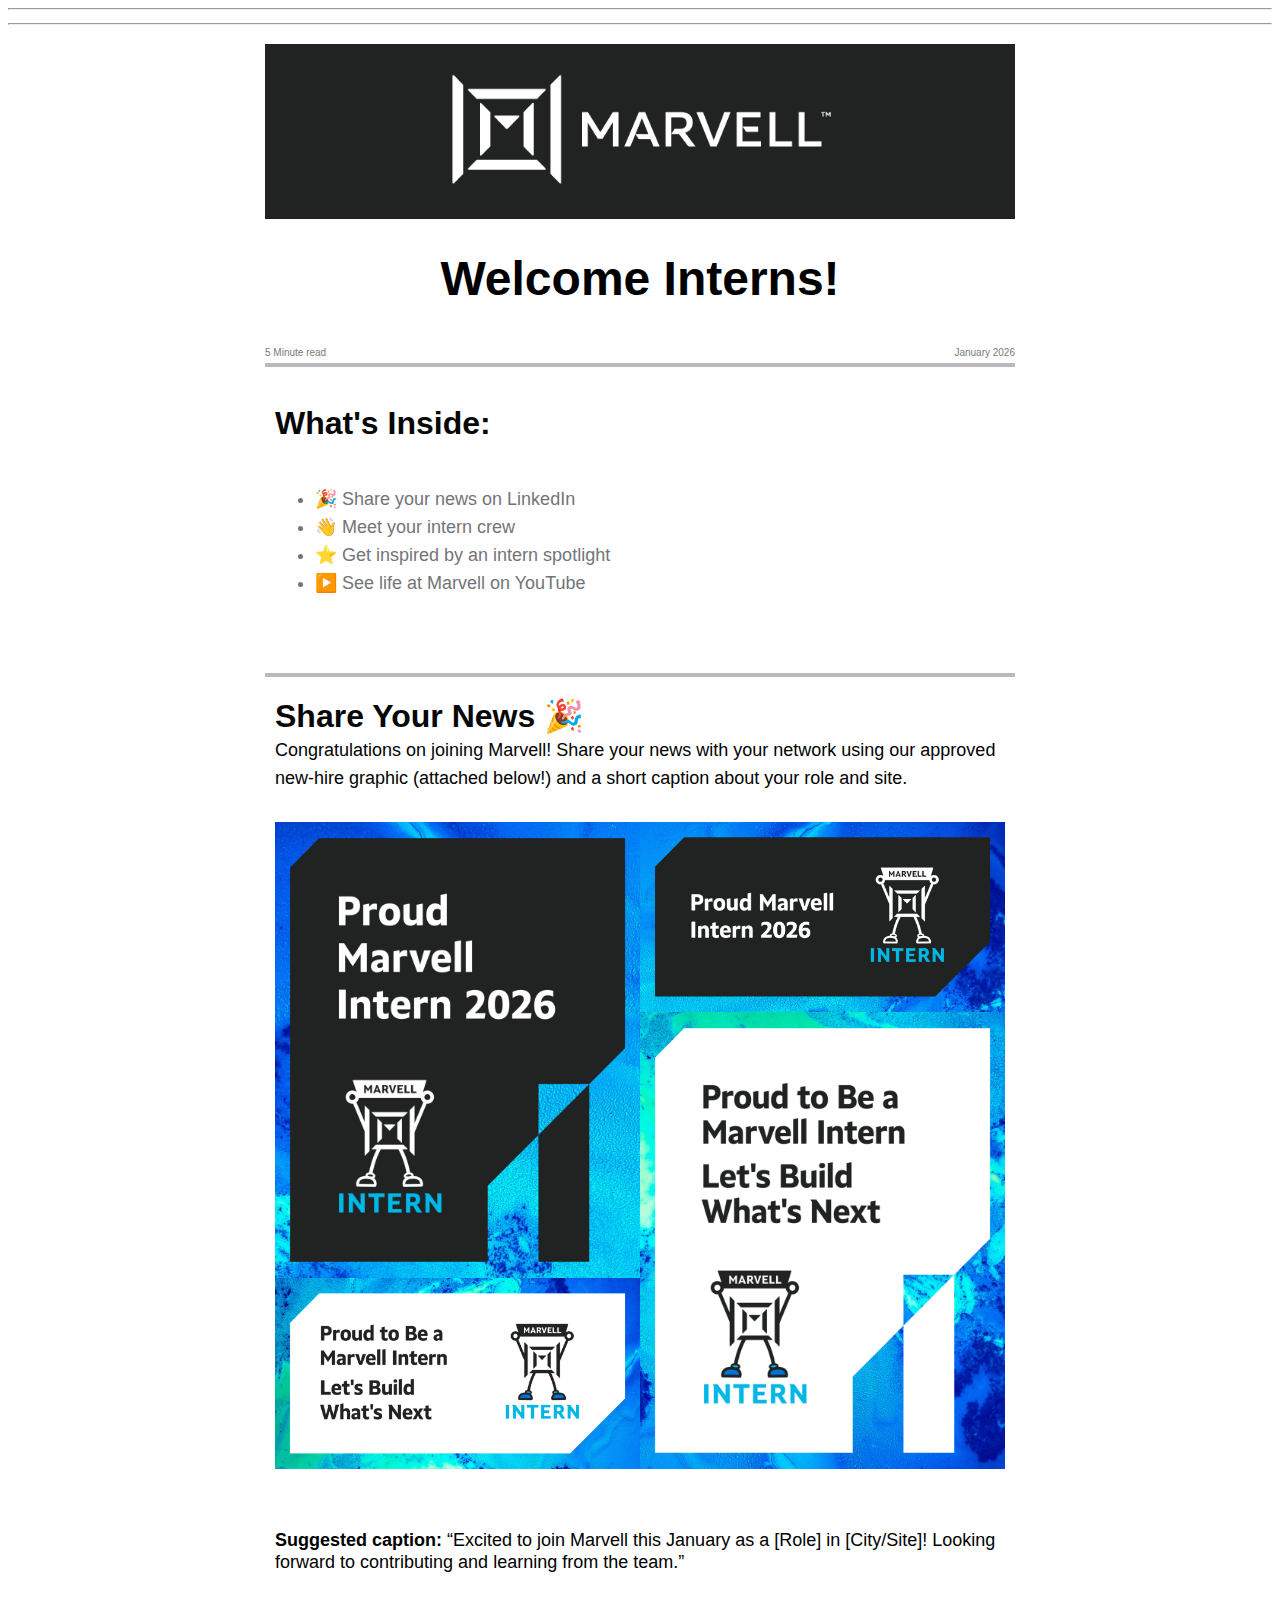
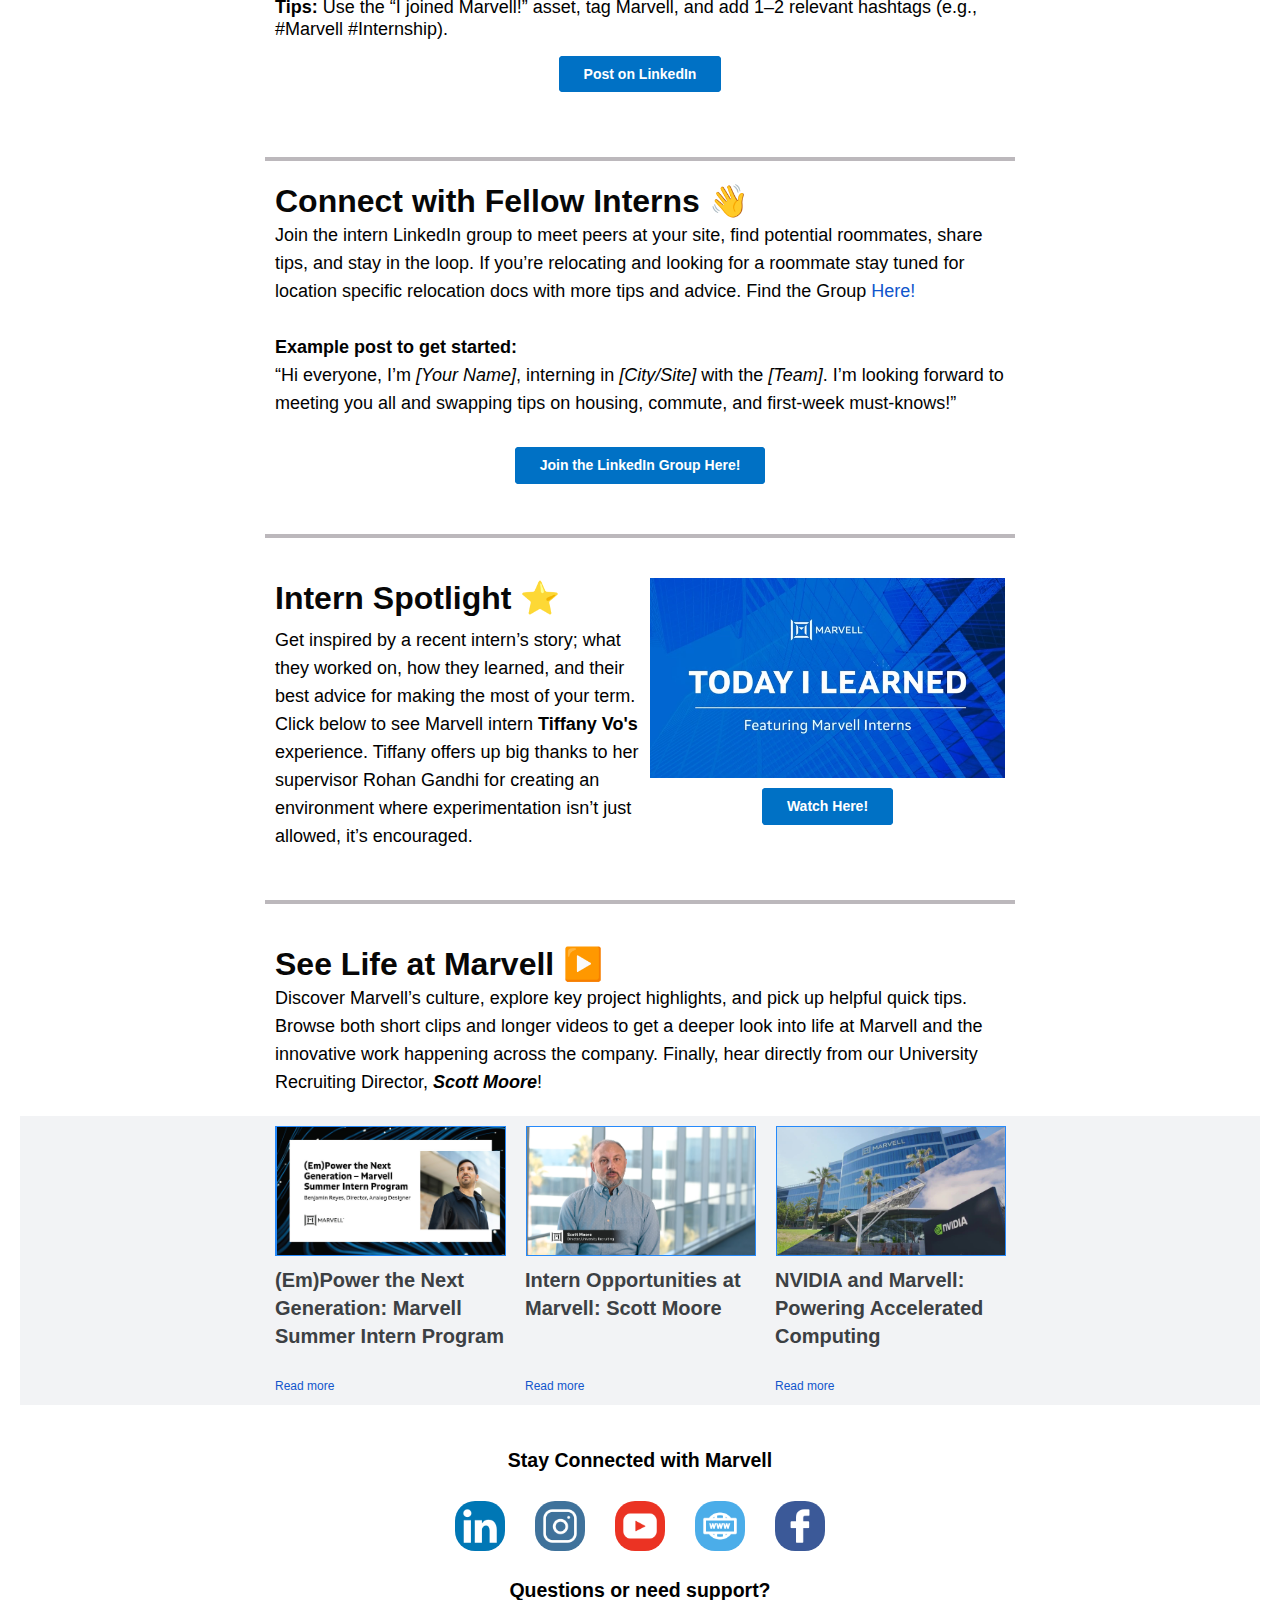
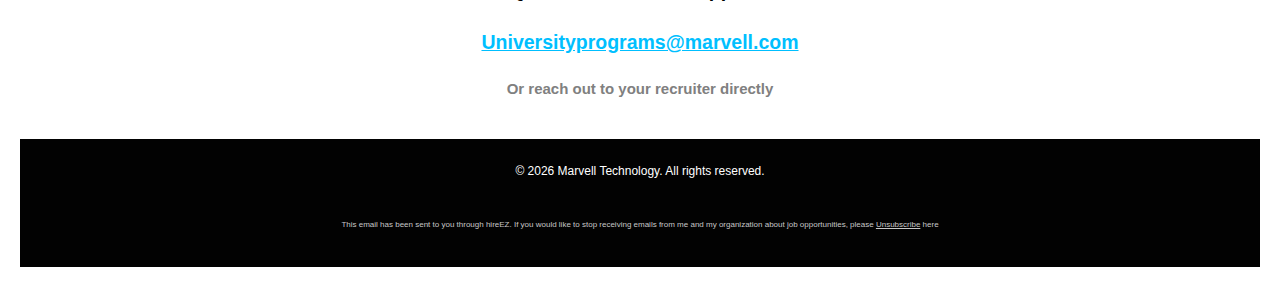
<file: newsletters/January Newsletter.html>
<!DOCTYPE html PUBLIC "-//W3C//DTD HTML 4.01//EN" "https://www.w3.org/TR/html4/strict.dtd">
<html lang="en">

<head>
    <meta http-equiv="Content-Type" content="text/html; charset=UTF-8">
    <style type="text/css" nonce="">
        body,
        td,
        div,
        p,
        a,
        input {
            font-family: arial, sans-serif;
        }
    </style>
      <style type="text/css" nonce="">
        body,
        td {
            font-size: 13px
        }

        a:link,
        a:active {
            color: #1155CC;
            text-decoration: none
        }

        a:hover {
            text-decoration: underline;
            cursor: pointer
        }

        a:visited {
            color: #6611CC
        }

        img {
            border: 0px
        }

        pre {
            white-space: pre;
            white-space: -moz-pre-wrap;
            white-space: -o-pre-wrap;
            white-space: pre-wrap;
            word-wrap: break-word;
            max-width: 800px;
            overflow: auto;
        }

        .logo {
            left: -7px;
            position: relative;
        }
    </style>
</head>

<body>
        <hr>
        <div class="maincontent">
            <table width="100%" cellpadding="0" cellspacing="0" border="0">
                
            </table>
            <hr>
            <table width="100%" cellpadding="0" cellspacing="0" border="0" class="message">
                <tbody>
                
                    <tr>
                        
                    </tr>
                    <tr>
                        <td colspan="2">
                            <table width="100%" cellpadding="12" cellspacing="0" border="0">
                                <tbody>
                                    <tr>
                                        <td>
                                            <div style="overflow: hidden;">
                                                <font size="-1">
                                                    <div style="min-width:750px" lang="und" dir="auto">
                                                        <div
                                                            style="background:#212322;background-color:#212322;margin:0px auto;max-width:750px">
                                                            <table align="center" border="0" cellpadding="0"
                                                                cellspacing="0" role="presentation"
                                                                style="vertical-align:top;border-collapse:collapse;background:#212322;background-color:#212322;width:100%"
                                                                width="100%" bgcolor="#212322" valign="top">
                                                                <tbody>
                                                                    <tr style="vertical-align:top;border-collapse:collapse"
                                                                        valign="top">
                                                                        <td style="vertical-align:top;border-collapse:collapse;direction:ltr;font-size:0px;padding:20px 0;padding-bottom:0px;padding-top:0px;text-align:center"
                                                                            align="center" valign="top">
                                                                            <div
                                                                                style="max-width:100%;font-size:0px;text-align:left;direction:ltr;display:inline-block;vertical-align:top;width:100%">
                                                                                <table border="0" cellpadding="0"
                                                                                    cellspacing="0" role="presentation"
                                                                                    width="100%"
                                                                                    style="vertical-align:top;border-collapse:collapse"
                                                                                    valign="top">
                                                                                    <tbody>
                                                                                        <tr style="vertical-align:top;border-collapse:collapse"
                                                                                            valign="top">
                                                                                            <td style="border-collapse:collapse;vertical-align:top;padding:10px"
                                                                                                valign="top">
                                                                                                <table border="0"
                                                                                                    cellpadding="0"
                                                                                                    cellspacing="0"
                                                                                                    role="presentation"
                                                                                                    style="vertical-align:top;border-collapse:collapse"
                                                                                                    width="100%"
                                                                                                    valign="top">
                                                                                                    <tbody>
                                                                                                        <tr style="vertical-align:top;border-collapse:collapse"
                                                                                                            valign="top">
                                                                                                            <td align="center"
                                                                                                                style="vertical-align:top;border-collapse:collapse;font-size:0px;padding:0;word-break:break-word"
                                                                                                                valign="top">
                                                                                                                <table
                                                                                                                    border="0"
                                                                                                                    cellpadding="0"
                                                                                                                    cellspacing="0"
                                                                                                                    role="presentation"
                                                                                                                    style="vertical-align:top;border-collapse:collapse;border-spacing:0px"
                                                                                                                    valign="top">
                                                                                                                    <tbody>
                                                                                                                        <tr style="vertical-align:top;border-collapse:collapse"
                                                                                                                            valign="top">
                                                                                                                            <td style="vertical-align:top;border-collapse:collapse;padding:0;width:400px"
                                                                                                                                width="400"
                                                                                                                                valign="top">
                                                                                                                                <img alt=""
                                                                                                                                    src="./January Newsletter_files/unnamed.png"
                                                                                                                                    style="line-height:100%;border:0;display:block;outline:none;text-decoration:none;height:auto;width:100%;font-size:13px"
                                                                                                                                    width="400"
                                                                                                                                    height="auto">
                                                                                                                            </td>
                                                                                                                        </tr>
                                                                                                                    </tbody>
                                                                                                                </table>
                                                                                                            </td>
                                                                                                        </tr>
                                                                                                    </tbody>
                                                                                                </table>
                                                                                            </td>
                                                                                        </tr>
                                                                                    </tbody>
                                                                                </table>
                                                                            </div>
                                                                        </td>
                                                                    </tr>
                                                                </tbody>
                                                            </table>
                                                        </div>
                                                        <div style="margin:0px auto;max-width:750px">
                                                            <table align="center" border="0" cellpadding="0"
                                                                cellspacing="0" role="presentation"
                                                                style="vertical-align:top;border-collapse:collapse;width:100%"
                                                                width="100%" valign="top">
                                                                <tbody>
                                                                    <tr style="vertical-align:top;border-collapse:collapse"
                                                                        valign="top">
                                                                        <td style="vertical-align:top;border-collapse:collapse;direction:ltr;font-size:0px;padding:20px 0;padding-bottom:0px;padding-top:0px;text-align:center"
                                                                            align="center" valign="top">
                                                                            <div
                                                                                style="max-width:100%;font-size:0px;text-align:left;direction:ltr;display:inline-block;vertical-align:top;width:100%">
                                                                                <table border="0" cellpadding="0"
                                                                                    cellspacing="0" role="presentation"
                                                                                    width="100%"
                                                                                    style="vertical-align:top;border-collapse:collapse"
                                                                                    valign="top">
                                                                                    <tbody>
                                                                                        <tr style="vertical-align:top;border-collapse:collapse"
                                                                                            valign="top">
                                                                                            <td style="border-collapse:collapse;vertical-align:top;padding:10px;padding-right:0px;padding-bottom:0px;padding-left:0px"
                                                                                                valign="top">
                                                                                                <table border="0"
                                                                                                    cellpadding="0"
                                                                                                    cellspacing="0"
                                                                                                    role="presentation"
                                                                                                    style="vertical-align:top;border-collapse:collapse"
                                                                                                    width="100%"
                                                                                                    valign="top">
                                                                                                    <tbody>
                                                                                                        <tr style="vertical-align:top;border-collapse:collapse"
                                                                                                            valign="top">
                                                                                                            <td align="center"
                                                                                                                style="vertical-align:top;border-collapse:collapse;font-size:0px;padding:10px 25px;padding-top:0px;padding-right:0px;padding-bottom:0px;padding-left:0px;word-break:break-word"
                                                                                                                valign="top">
                                                                                                                <div
                                                                                                                    style="font-family:Arial,Helvetica,sans-serif;font-size:24px;line-height:35px;text-align:center;color:#000000">
                                                                                                                    <h1>Welcome
                                                                                                                        Interns!<br>
                                                                                                                    </h1>
                                                                                                                </div>
                                                                                                            </td>
                                                                                                        </tr>
                                                                                                    </tbody>
                                                                                                </table>
                                                                                            </td>
                                                                                        </tr>
                                                                                    </tbody>
                                                                                </table>
                                                                            </div>
                                                                        </td>
                                                                    </tr>
                                                                </tbody>
                                                            </table>
                                                        </div>
                                                        <div style="margin:0px auto;max-width:750px">
                                                            <table align="center" border="0" cellpadding="0"
                                                                cellspacing="0" role="presentation"
                                                                style="vertical-align:top;border-collapse:collapse;width:100%"
                                                                width="100%" valign="top">
                                                                <tbody>
                                                                    <tr style="vertical-align:top;border-collapse:collapse"
                                                                        valign="top">
                                                                        <td style="vertical-align:top;border-collapse:collapse;direction:ltr;font-size:0px;padding:20px 0;padding-bottom:0px;padding-top:0px;text-align:center"
                                                                            align="center" valign="top">
                                                                            <div
                                                                                style="max-width:50%;font-size:0px;text-align:left;direction:ltr;display:inline-block;vertical-align:top;width:100%">
                                                                                <table border="0" cellpadding="0"
                                                                                    cellspacing="0" role="presentation"
                                                                                    width="100%"
                                                                                    style="vertical-align:top;border-collapse:collapse"
                                                                                    valign="top">
                                                                                    <tbody>
                                                                                        <tr style="vertical-align:top;border-collapse:collapse"
                                                                                            valign="top">
                                                                                            <td style="border-collapse:collapse;vertical-align:top;padding:10px;padding-top:10px;padding-right:0px;padding-bottom:0px;padding-left:0px"
                                                                                                valign="top">
                                                                                                <table border="0"
                                                                                                    cellpadding="0"
                                                                                                    cellspacing="0"
                                                                                                    role="presentation"
                                                                                                    style="vertical-align:top;border-collapse:collapse"
                                                                                                    width="100%"
                                                                                                    valign="top">
                                                                                                    <tbody>
                                                                                                        <tr style="vertical-align:top;border-collapse:collapse"
                                                                                                            valign="top">
                                                                                                            <td align="left"
                                                                                                                style="vertical-align:top;border-collapse:collapse;font-size:0px;padding:10px 25px;padding-right:0px;padding-bottom:5px;padding-left:0px;word-break:break-word"
                                                                                                                valign="top">
                                                                                                                <div
                                                                                                                    style="font-family:Arial,Helvetica,sans-serif;font-size:10px;line-height:1;text-align:left;color:#797979">
                                                                                                                    <div>
                                                                                                                        5
                                                                                                                        Minute
                                                                                                                        read
                                                                                                                    </div>
                                                                                                                </div>
                                                                                                            </td>
                                                                                                        </tr>
                                                                                                    </tbody>
                                                                                                </table>
                                                                                            </td>
                                                                                        </tr>
                                                                                    </tbody>
                                                                                </table>
                                                                            </div>
                                                                            <div
                                                                                style="max-width:50%;font-size:0px;text-align:left;direction:ltr;display:inline-block;vertical-align:top;width:100%">
                                                                                <table border="0" cellpadding="0"
                                                                                    cellspacing="0" role="presentation"
                                                                                    width="100%"
                                                                                    style="vertical-align:top;border-collapse:collapse"
                                                                                    valign="top">
                                                                                    <tbody>
                                                                                        <tr style="vertical-align:top;border-collapse:collapse"
                                                                                            valign="top">
                                                                                            <td style="border-collapse:collapse;vertical-align:top;padding:10px;padding-top:10px;padding-right:0px;padding-bottom:0px;padding-left:0px"
                                                                                                valign="top">
                                                                                                <table border="0"
                                                                                                    cellpadding="0"
                                                                                                    cellspacing="0"
                                                                                                    role="presentation"
                                                                                                    style="vertical-align:top;border-collapse:collapse"
                                                                                                    width="100%"
                                                                                                    valign="top">
                                                                                                    <tbody>
                                                                                                        <tr style="vertical-align:top;border-collapse:collapse"
                                                                                                            valign="top">
                                                                                                            <td align="right"
                                                                                                                style="vertical-align:top;border-collapse:collapse;font-size:0px;padding:10px 25px;padding-right:0px;padding-bottom:5px;padding-left:0px;word-break:break-word"
                                                                                                                valign="top">
                                                                                                                <div
                                                                                                                    style="font-family:Arial,Helvetica,sans-serif;font-size:10px;line-height:1;text-align:right;color:#797979">
                                                                                                                    <div>
                                                                                                                        January
                                                                                                                        2026
                                                                                                                    </div>
                                                                                                                </div>
                                                                                                            </td>
                                                                                                        </tr>
                                                                                                    </tbody>
                                                                                                </table>
                                                                                            </td>
                                                                                        </tr>
                                                                                    </tbody>
                                                                                </table>
                                                                            </div>
                                                                        </td>
                                                                    </tr>
                                                                </tbody>
                                                            </table>
                                                        </div>
                                                        <div style="margin:0px auto;max-width:750px">
                                                            <table align="center" border="0" cellpadding="0"
                                                                cellspacing="0" role="presentation"
                                                                style="vertical-align:top;border-collapse:collapse;width:100%"
                                                                width="100%" valign="top">
                                                                <tbody>
                                                                    <tr style="vertical-align:top;border-collapse:collapse"
                                                                        valign="top">
                                                                        <td style="vertical-align:top;border-collapse:collapse;border:0px solid black;direction:ltr;font-size:0px;padding:20px 0;padding-right:0px;padding-top:0px;text-align:left"
                                                                            align="left" valign="top">
                                                                            <div
                                                                                style="max-width:100%;font-size:0px;text-align:left;direction:ltr;display:inline-block;vertical-align:middle;width:100%">
                                                                                <table border="0" cellpadding="0"
                                                                                    cellspacing="0" role="presentation"
                                                                                    width="100%"
                                                                                    style="vertical-align:top;border-collapse:collapse"
                                                                                    valign="top">
                                                                                    <tbody>
                                                                                        <tr style="vertical-align:top;border-collapse:collapse"
                                                                                            valign="top">
                                                                                            <td style="border-collapse:collapse;border-radius:0px 0px 0px 0px;vertical-align:middle;padding:10px;padding-top:0px;padding-right:0px;padding-left:0px"
                                                                                                valign="middle">
                                                                                                <table border="0"
                                                                                                    cellpadding="0"
                                                                                                    cellspacing="0"
                                                                                                    role="presentation"
                                                                                                    style="vertical-align:top;border-collapse:collapse"
                                                                                                    width="100%"
                                                                                                    valign="top">
                                                                                                    <tbody>
                                                                                                        <tr style="vertical-align:top;border-collapse:collapse"
                                                                                                            valign="top">
                                                                                                            <td style="vertical-align:top;border-collapse:collapse;padding:0;background:#bcb8bc;font-size:0px;word-break:break-word"
                                                                                                                valign="top">
                                                                                                                <div
                                                                                                                    style="height:4px;line-height:4px">
                                                                                                                     
                                                                                                                </div>
                                                                                                            </td>
                                                                                                        </tr>
                                                                                                    </tbody>
                                                                                                </table>
                                                                                            </td>
                                                                                        </tr>
                                                                                    </tbody>
                                                                                </table>
                                                                            </div>
                                                                        </td>
                                                                    </tr>
                                                                </tbody>
                                                            </table>
                                                        </div>
                                                        <div style="margin:0px auto;max-width:750px">
                                                            <table align="center" border="0" cellpadding="0"
                                                                cellspacing="0" role="presentation"
                                                                style="vertical-align:top;border-collapse:collapse;width:100%"
                                                                width="100%" valign="top">
                                                                <tbody>
                                                                    <tr style="vertical-align:top;border-collapse:collapse"
                                                                        valign="top">
                                                                        <td style="vertical-align:top;border-collapse:collapse;direction:ltr;font-size:0px;padding:20px 0;padding-bottom:0px;padding-top:0px;text-align:center"
                                                                            align="center" valign="top">
                                                                            <div
                                                                                style="max-width:100%;font-size:0px;text-align:left;direction:ltr;display:inline-block;vertical-align:top;width:100%">
                                                                                <table border="0" cellpadding="0"
                                                                                    cellspacing="0" role="presentation"
                                                                                    width="100%"
                                                                                    style="vertical-align:top;border-collapse:collapse"
                                                                                    valign="top">
                                                                                    <tbody>
                                                                                        <tr style="vertical-align:top;border-collapse:collapse"
                                                                                            valign="top">
                                                                                            <td style="border-collapse:collapse;vertical-align:top;padding:10px"
                                                                                                valign="top">
                                                                                                <table border="0"
                                                                                                    cellpadding="0"
                                                                                                    cellspacing="0"
                                                                                                    role="presentation"
                                                                                                    style="vertical-align:top;border-collapse:collapse"
                                                                                                    width="100%"
                                                                                                    valign="top">
                                                                                                    <tbody>
                                                                                                        <tr style="vertical-align:top;border-collapse:collapse"
                                                                                                            valign="top">
                                                                                                            <td align="left"
                                                                                                                style="vertical-align:top;border-collapse:collapse;font-size:0px;padding:0px;word-break:break-word"
                                                                                                                valign="top">
                                                                                                                <div
                                                                                                                    style="font-family:Arial,Helvetica,sans-serif;font-size:32px;font-weight:700;line-height:1;text-align:left;color:#070707">
                                                                                                                    <div>
                                                                                                                        What's
                                                                                                                        Inside:
                                                                                                                    </div>
                                                                                                                </div>
                                                                                                            </td>
                                                                                                        </tr>
                                                                                                        <tr style="vertical-align:top;border-collapse:collapse"
                                                                                                            valign="top">
                                                                                                            <td align="left"
                                                                                                                style="vertical-align:top;border-collapse:collapse;font-size:0px;padding:0px;padding-top:0px;word-break:break-word"
                                                                                                                valign="top">
                                                                                                                <div
                                                                                                                    style="font-family:Arial,Helvetica,sans-serif;font-size:18px;line-height:28px;text-align:left;color:#737478">
                                                                                                                    <div>
                                                                                                                        <br>
                                                                                                                    </div>
                                                                                                                    <ul>
                                                                                                                        <li>🎉
                                                                                                                            Share
                                                                                                                            your
                                                                                                                            news
                                                                                                                            on
                                                                                                                            LinkedIn
                                                                                                                        </li>
                                                                                                                        <li>👋
                                                                                                                            Meet
                                                                                                                            your
                                                                                                                            intern
                                                                                                                            crew
                                                                                                                        </li>
                                                                                                                        <li>⭐
                                                                                                                            Get
                                                                                                                            inspired
                                                                                                                            by
                                                                                                                            an
                                                                                                                            intern
                                                                                                                            spotlight
                                                                                                                        </li>
                                                                                                                        <li>▶️
                                                                                                                            See
                                                                                                                            life
                                                                                                                            at
                                                                                                                            Marvell
                                                                                                                            on
                                                                                                                            YouTube
                                                                                                                        </li>
                                                                                                                    </ul>
                                                                                                                    <div>
                                                                                                                        <br>
                                                                                                                    </div>
                                                                                                                </div>
                                                                                                            </td>
                                                                                                        </tr>
                                                                                                    </tbody>
                                                                                                </table>
                                                                                            </td>
                                                                                        </tr>
                                                                                    </tbody>
                                                                                </table>
                                                                            </div>
                                                                        </td>
                                                                    </tr>
                                                                </tbody>
                                                            </table>
                                                        </div>
                                                        <div style="margin:0px auto;max-width:750px">
                                                            <table align="center" border="0" cellpadding="0"
                                                                cellspacing="0" role="presentation"
                                                                style="vertical-align:top;border-collapse:collapse;width:100%"
                                                                width="100%" valign="top">
                                                                <tbody>
                                                                    <tr style="vertical-align:top;border-collapse:collapse"
                                                                        valign="top">
                                                                        <td style="vertical-align:top;border-collapse:collapse;direction:ltr;font-size:0px;padding:20px 0;padding-bottom:10px;padding-top:10px;text-align:center"
                                                                            align="center" valign="top">
                                                                            <div
                                                                                style="max-width:100%;font-size:0px;text-align:left;direction:ltr;display:inline-block;vertical-align:top;width:100%">
                                                                                <table border="0" cellpadding="0"
                                                                                    cellspacing="0" role="presentation"
                                                                                    width="100%"
                                                                                    style="vertical-align:top;border-collapse:collapse"
                                                                                    valign="top">
                                                                                    <tbody>
                                                                                        <tr style="vertical-align:top;border-collapse:collapse"
                                                                                            valign="top">
                                                                                            <td style="border-collapse:collapse;vertical-align:top;padding:10px;padding-right:0px;padding-left:0px"
                                                                                                valign="top">
                                                                                                <table border="0"
                                                                                                    cellpadding="0"
                                                                                                    cellspacing="0"
                                                                                                    role="presentation"
                                                                                                    style="vertical-align:top;border-collapse:collapse"
                                                                                                    width="100%"
                                                                                                    valign="top">
                                                                                                    <tbody>
                                                                                                        <tr style="vertical-align:top;border-collapse:collapse"
                                                                                                            valign="top">
                                                                                                            <td style="vertical-align:top;border-collapse:collapse;padding:0;background:#bcb8bc;font-size:0px;word-break:break-word"
                                                                                                                valign="top">
                                                                                                                <div
                                                                                                                    style="height:4px;line-height:4px">
                                                                                                                     
                                                                                                                </div>
                                                                                                            </td>
                                                                                                        </tr>
                                                                                                    </tbody>
                                                                                                </table>
                                                                                            </td>
                                                                                        </tr>
                                                                                    </tbody>
                                                                                </table>
                                                                            </div>
                                                                        </td>
                                                                    </tr>
                                                                </tbody>
                                                            </table>
                                                        </div>
                                                        <div style="margin:0px auto;max-width:750px">
                                                            <table align="center" border="0" cellpadding="0"
                                                                cellspacing="0" role="presentation"
                                                                style="vertical-align:top;border-collapse:collapse;width:100%"
                                                                width="100%" valign="top">
                                                                <tbody>
                                                                    <tr style="vertical-align:top;border-collapse:collapse"
                                                                        valign="top">
                                                                        <td style="vertical-align:top;border-collapse:collapse;direction:ltr;font-size:0px;padding:20px 0;padding-bottom:0px;padding-top:0px;text-align:center"
                                                                            align="center" valign="top">
                                                                            <div
                                                                                style="max-width:100%;font-size:0px;text-align:left;direction:ltr;display:inline-block;vertical-align:top;width:100%">
                                                                                <table border="0" cellpadding="0"
                                                                                    cellspacing="0" role="presentation"
                                                                                    width="100%"
                                                                                    style="vertical-align:top;border-collapse:collapse"
                                                                                    valign="top">
                                                                                    <tbody>
                                                                                        <tr style="vertical-align:top;border-collapse:collapse"
                                                                                            valign="top">
                                                                                            <td style="border-collapse:collapse;vertical-align:top;padding:10px;padding-top:0px;padding-bottom:0px"
                                                                                                valign="top">
                                                                                                <table border="0"
                                                                                                    cellpadding="0"
                                                                                                    cellspacing="0"
                                                                                                    role="presentation"
                                                                                                    style="vertical-align:top;border-collapse:collapse"
                                                                                                    width="100%"
                                                                                                    valign="top">
                                                                                                    <tbody>
                                                                                                        <tr style="vertical-align:top;border-collapse:collapse"
                                                                                                            valign="top">
                                                                                                            <td align="left"
                                                                                                                style="vertical-align:top;border-collapse:collapse;font-size:0px;padding:0px;word-break:break-word"
                                                                                                                valign="top">
                                                                                                                <div
                                                                                                                    style="font-family:Arial,Helvetica,sans-serif;font-size:32px;font-weight:700;line-height:13px;text-align:left;color:#070707">
                                                                                                                    <div>
                                                                                                                        <br>
                                                                                                                    </div>
                                                                                                                    <div>
                                                                                                                        <div>
                                                                                                                            Share
                                                                                                                            Your
                                                                                                                            News
                                                                                                                            🎉<br>
                                                                                                                        </div>
                                                                                                                        <div>
                                                                                                                            <br>
                                                                                                                        </div>
                                                                                                                    </div>
                                                                                                                </div>
                                                                                                            </td>
                                                                                                        </tr>
                                                                                                        <tr style="vertical-align:top;border-collapse:collapse"
                                                                                                            valign="top">
                                                                                                            <td align="left"
                                                                                                                style="vertical-align:top;border-collapse:collapse;font-size:0px;padding:0px;word-break:break-word"
                                                                                                                valign="top">
                                                                                                                <div
                                                                                                                    style="font-family:Arial,Helvetica,sans-serif;font-size:18px;line-height:28px;text-align:left;color:#020202">
                                                                                                                    <div>
                                                                                                                        Congratulations
                                                                                                                        on
                                                                                                                        joining
                                                                                                                        Marvell!
                                                                                                                        Share
                                                                                                                        your
                                                                                                                        news
                                                                                                                        with
                                                                                                                        your
                                                                                                                        network
                                                                                                                        using
                                                                                                                        our
                                                                                                                        approved
                                                                                                                        new-hire
                                                                                                                        graphic
                                                                                                                        (attached
                                                                                                                        below!)&nbsp;and
                                                                                                                        a
                                                                                                                        short
                                                                                                                        caption
                                                                                                                        about
                                                                                                                        your
                                                                                                                        role
                                                                                                                        and
                                                                                                                        site.
                                                                                                                    </div>
                                                                                                                </div>
                                                                                                            </td>
                                                                                                        </tr>
                                                                                                    </tbody>
                                                                                                </table>
                                                                                            </td>
                                                                                        </tr>
                                                                                    </tbody>
                                                                                </table>
                                                                            </div>
                                                                        </td>
                                                                    </tr>
                                                                </tbody>
                                                            </table>
                                                        </div>
                                                        <div style="margin:0px auto;max-width:750px">
                                                            <table align="center" border="0" cellpadding="0"
                                                                cellspacing="0" role="presentation"
                                                                style="vertical-align:top;border-collapse:collapse;width:100%"
                                                                width="100%" valign="top">
                                                                <tbody>
                                                                    <tr style="vertical-align:top;border-collapse:collapse"
                                                                        valign="top">
                                                                        <td style="vertical-align:top;border-collapse:collapse;direction:ltr;font-size:0px;padding:20px 0;padding-bottom:20px;text-align:center"
                                                                            align="center" valign="top">
                                                                            <div
                                                                                style="max-width:50%;font-size:0px;text-align:left;direction:ltr;display:inline-block;vertical-align:top;width:100%">
                                                                                <table border="0" cellpadding="0"
                                                                                    cellspacing="0" role="presentation"
                                                                                    width="100%"
                                                                                    style="vertical-align:top;border-collapse:collapse"
                                                                                    valign="top">
                                                                                    <tbody>
                                                                                        <tr style="vertical-align:top;border-collapse:collapse"
                                                                                            valign="top">
                                                                                            <td style="border-collapse:collapse;vertical-align:top;padding:10px;padding-right:0px"
                                                                                                valign="top">
                                                                                                <table border="0"
                                                                                                    cellpadding="0"
                                                                                                    cellspacing="0"
                                                                                                    role="presentation"
                                                                                                    style="vertical-align:top;border-collapse:collapse"
                                                                                                    width="100%"
                                                                                                    valign="top">
                                                                                                    <tbody>
                                                                                                        <tr style="vertical-align:top;border-collapse:collapse"
                                                                                                            valign="top">
                                                                                                            <td align="center"
                                                                                                                style="vertical-align:top;border-collapse:collapse;font-size:0px;padding:0;word-break:break-word"
                                                                                                                valign="top">
                                                                                                                <table
                                                                                                                    border="0"
                                                                                                                    cellpadding="0"
                                                                                                                    cellspacing="0"
                                                                                                                    role="presentation"
                                                                                                                    style="vertical-align:top;border-collapse:collapse;border-spacing:0px"
                                                                                                                    valign="top">
                                                                                                                    <tbody>
                                                                                                                        <tr style="vertical-align:top;border-collapse:collapse"
                                                                                                                            valign="top">
                                                                                                                            <td style="vertical-align:top;border-collapse:collapse;padding:0;width:365px"
                                                                                                                                width="365"
                                                                                                                                valign="top">
                                                                                                                                <img alt=""
                                                                                                                                    src="./January Newsletter_files/unnamed(1).png"
                                                                                                                                    style="line-height:100%;border:0;display:block;outline:none;text-decoration:none;height:auto;width:100%;font-size:13px"
                                                                                                                                    width="365"
                                                                                                                                    height="auto">
                                                                                                                            </td>
                                                                                                                        </tr>
                                                                                                                    </tbody>
                                                                                                                </table>
                                                                                                            </td>
                                                                                                        </tr>
                                                                                                        <tr style="vertical-align:top;border-collapse:collapse"
                                                                                                            valign="top">
                                                                                                            <td align="center"
                                                                                                                style="vertical-align:top;border-collapse:collapse;font-size:0px;padding:0;word-break:break-word"
                                                                                                                valign="top">
                                                                                                                <table
                                                                                                                    border="0"
                                                                                                                    cellpadding="0"
                                                                                                                    cellspacing="0"
                                                                                                                    role="presentation"
                                                                                                                    style="vertical-align:top;border-collapse:collapse;border-spacing:0px"
                                                                                                                    valign="top">
                                                                                                                    <tbody>
                                                                                                                        <tr style="vertical-align:top;border-collapse:collapse"
                                                                                                                            valign="top">
                                                                                                                            <td style="vertical-align:top;border-collapse:collapse;padding:0;width:365px"
                                                                                                                                width="365"
                                                                                                                                valign="top">
                                                                                                                                <img alt=""
                                                                                                                                    src="./January Newsletter_files/unnamed(2).png"
                                                                                                                                    style="line-height:100%;border:0;display:block;outline:none;text-decoration:none;height:auto;width:100%;font-size:13px"
                                                                                                                                    width="365"
                                                                                                                                    height="auto">
                                                                                                                            </td>
                                                                                                                        </tr>
                                                                                                                    </tbody>
                                                                                                                </table>
                                                                                                            </td>
                                                                                                        </tr>
                                                                                                    </tbody>
                                                                                                </table>
                                                                                            </td>
                                                                                        </tr>
                                                                                    </tbody>
                                                                                </table>
                                                                            </div>
                                                                            <div
                                                                                style="max-width:50%;font-size:0px;text-align:left;direction:ltr;display:inline-block;vertical-align:top;width:100%">
                                                                                <table border="0" cellpadding="0"
                                                                                    cellspacing="0" role="presentation"
                                                                                    width="100%"
                                                                                    style="vertical-align:top;border-collapse:collapse"
                                                                                    valign="top">
                                                                                    <tbody>
                                                                                        <tr style="vertical-align:top;border-collapse:collapse"
                                                                                            valign="top">
                                                                                            <td style="border-collapse:collapse;vertical-align:top;padding:10px;padding-left:0px"
                                                                                                valign="top">
                                                                                                <table border="0"
                                                                                                    cellpadding="0"
                                                                                                    cellspacing="0"
                                                                                                    role="presentation"
                                                                                                    style="vertical-align:top;border-collapse:collapse"
                                                                                                    width="100%"
                                                                                                    valign="top">
                                                                                                    <tbody>
                                                                                                        <tr style="vertical-align:top;border-collapse:collapse"
                                                                                                            valign="top">
                                                                                                            <td align="center"
                                                                                                                style="vertical-align:top;border-collapse:collapse;font-size:0px;padding:0;word-break:break-word"
                                                                                                                valign="top">
                                                                                                                <table
                                                                                                                    border="0"
                                                                                                                    cellpadding="0"
                                                                                                                    cellspacing="0"
                                                                                                                    role="presentation"
                                                                                                                    style="vertical-align:top;border-collapse:collapse;border-spacing:0px"
                                                                                                                    valign="top">
                                                                                                                    <tbody>
                                                                                                                        <tr style="vertical-align:top;border-collapse:collapse"
                                                                                                                            valign="top">
                                                                                                                            <td style="vertical-align:top;border-collapse:collapse;padding:0;width:365px"
                                                                                                                                width="365"
                                                                                                                                valign="top">
                                                                                                                                <img alt=""
                                                                                                                                    src="./January Newsletter_files/unnamed(3).png"
                                                                                                                                    style="line-height:100%;border:0;display:block;outline:none;text-decoration:none;height:auto;width:100%;font-size:13px"
                                                                                                                                    width="365"
                                                                                                                                    height="auto">
                                                                                                                            </td>
                                                                                                                        </tr>
                                                                                                                    </tbody>
                                                                                                                </table>
                                                                                                            </td>
                                                                                                        </tr>
                                                                                                        <tr style="vertical-align:top;border-collapse:collapse"
                                                                                                            valign="top">
                                                                                                            <td align="center"
                                                                                                                style="vertical-align:top;border-collapse:collapse;font-size:0px;padding:0;word-break:break-word"
                                                                                                                valign="top">
                                                                                                                <table
                                                                                                                    border="0"
                                                                                                                    cellpadding="0"
                                                                                                                    cellspacing="0"
                                                                                                                    role="presentation"
                                                                                                                    style="vertical-align:top;border-collapse:collapse;border-spacing:0px"
                                                                                                                    valign="top">
                                                                                                                    <tbody>
                                                                                                                        <tr style="vertical-align:top;border-collapse:collapse"
                                                                                                                            valign="top">
                                                                                                                            <td style="vertical-align:top;border-collapse:collapse;padding:0;width:365px"
                                                                                                                                width="365"
                                                                                                                                valign="top">
                                                                                                                                <img alt=""
                                                                                                                                    src="./January Newsletter_files/unnamed(4).png"
                                                                                                                                    style="line-height:100%;border:0;display:block;outline:none;text-decoration:none;height:auto;width:100%;font-size:13px"
                                                                                                                                    width="365"
                                                                                                                                    height="auto">
                                                                                                                            </td>
                                                                                                                        </tr>
                                                                                                                    </tbody>
                                                                                                                </table>
                                                                                                            </td>
                                                                                                        </tr>
                                                                                                    </tbody>
                                                                                                </table>
                                                                                            </td>
                                                                                        </tr>
                                                                                    </tbody>
                                                                                </table>
                                                                            </div>
                                                                        </td>
                                                                    </tr>
                                                                </tbody>
                                                            </table>
                                                        </div>
                                                        <div style="margin:0px auto;max-width:750px">
                                                            <table align="center" border="0" cellpadding="0"
                                                                cellspacing="0" role="presentation"
                                                                style="vertical-align:top;border-collapse:collapse;width:100%"
                                                                width="100%" valign="top">
                                                                <tbody>
                                                                    <tr style="vertical-align:top;border-collapse:collapse"
                                                                        valign="top">
                                                                        <td style="vertical-align:top;border-collapse:collapse;direction:ltr;font-size:0px;padding:20px 0;text-align:center"
                                                                            align="center" valign="top">
                                                                            <div
                                                                                style="max-width:100%;font-size:0px;text-align:left;direction:ltr;display:inline-block;vertical-align:top;width:100%">
                                                                                <table border="0" cellpadding="0"
                                                                                    cellspacing="0" role="presentation"
                                                                                    width="100%"
                                                                                    style="vertical-align:top;border-collapse:collapse"
                                                                                    valign="top">
                                                                                    <tbody>
                                                                                        <tr style="vertical-align:top;border-collapse:collapse"
                                                                                            valign="top">
                                                                                            <td style="border-collapse:collapse;vertical-align:top;padding:10px"
                                                                                                valign="top">
                                                                                                <table border="0"
                                                                                                    cellpadding="0"
                                                                                                    cellspacing="0"
                                                                                                    role="presentation"
                                                                                                    style="vertical-align:top;border-collapse:collapse"
                                                                                                    width="100%"
                                                                                                    valign="top">
                                                                                                    <tbody>
                                                                                                        <tr style="vertical-align:top;border-collapse:collapse"
                                                                                                            valign="top">
                                                                                                            <td align="left"
                                                                                                                style="vertical-align:top;border-collapse:collapse;font-size:0px;padding:0px;padding-top:0px;word-break:break-word"
                                                                                                                valign="top">
                                                                                                                <div
                                                                                                                    style="font-family:Arial,Helvetica,sans-serif;font-size:18px;line-height:22.4px;text-align:left;color:#000000">
                                                                                                                    <div>
                                                                                                                        <b>Suggested
                                                                                                                            caption:</b>&nbsp;“Excited
                                                                                                                        to
                                                                                                                        join
                                                                                                                        Marvell
                                                                                                                        this
                                                                                                                        January
                                                                                                                        as
                                                                                                                        a
                                                                                                                        [Role]
                                                                                                                        in
                                                                                                                        [City/Site]!
                                                                                                                        Looking
                                                                                                                        forward
                                                                                                                        to
                                                                                                                        contributing
                                                                                                                        and
                                                                                                                        learning
                                                                                                                        from
                                                                                                                        the
                                                                                                                        team.”
                                                                                                                    </div>
                                                                                                                    <div>
                                                                                                                        <br>
                                                                                                                    </div>
                                                                                                                    <div>
                                                                                                                        <b>Tips:</b><span><span>&nbsp;</span>Use
                                                                                                                            the
                                                                                                                            “I
                                                                                                                            joined
                                                                                                                            Marvell!”
                                                                                                                            asset,
                                                                                                                            tag
                                                                                                                            Marvell,
                                                                                                                            and
                                                                                                                            add
                                                                                                                            1–2
                                                                                                                            relevant
                                                                                                                            hashtags
                                                                                                                            (e.g.,
                                                                                                                            #Marvell
                                                                                                                            #Internship).</span>
                                                                                                                    </div>
                                                                                                                </div>
                                                                                                            </td>
                                                                                                        </tr>
                                                                                                        <tr style="vertical-align:top;border-collapse:collapse"
                                                                                                            valign="top">
                                                                                                            <td align="center"
                                                                                                                style="vertical-align:top;border-collapse:collapse;font-size:0px;padding:10px 25px;padding-top:15px;padding-bottom:15px;word-break:break-word"
                                                                                                                valign="top">
                                                                                                                <table
                                                                                                                    border="0"
                                                                                                                    cellpadding="0"
                                                                                                                    cellspacing="0"
                                                                                                                    role="presentation"
                                                                                                                    style="vertical-align:top;border-collapse:separate;line-height:100%"
                                                                                                                    valign="top">
                                                                                                                    <tbody>
                                                                                                                        <tr style="vertical-align:top;border-collapse:collapse"
                                                                                                                            valign="top">
                                                                                                                            <td align="center"
                                                                                                                                bgcolor="#0071c5"
                                                                                                                                role="presentation"
                                                                                                                                style="vertical-align:top;border-collapse:collapse;padding:0;border:none;border-radius:4px;background:#0071c5"
                                                                                                                                valign="top">
                                                                                                                                <a href="https://www.linkedin.com/?source=hireEZ"
                                                                                                                                    style="display:inline-block;background:#0071c5;color:#ffffff;font-family:Arial,Helvetica,sans-serif;font-size:14px;font-weight:700;line-height:120%;letter-spacing:0px;margin:0;text-decoration:none;text-transform:none;padding:10px 25px 10px 25px;border-radius:4px"
                                                                                                                                    target="_blank"
                                                                                                                                    data-saferedirecturl="https://www.google.com/url?hl=en&amp;q=https://www.linkedin.com/?source%3DhireEZ&amp;source=gmail&amp;ust=1770318724020000&amp;usg=AOvVaw0Dg1_OL1bbqR9-FCZNdF0C">
                                                                                                                                    Post
                                                                                                                                    on
                                                                                                                                    LinkedIn
                                                                                                                                </a>
                                                                                                                            </td>
                                                                                                                        </tr>
                                                                                                                    </tbody>
                                                                                                                </table>
                                                                                                            </td>
                                                                                                        </tr>
                                                                                                    </tbody>
                                                                                                </table>
                                                                                            </td>
                                                                                        </tr>
                                                                                    </tbody>
                                                                                </table>
                                                                            </div>
                                                                        </td>
                                                                    </tr>
                                                                </tbody>
                                                            </table>
                                                        </div>
                                                        <div style="margin:0px auto;max-width:750px">
                                                            <table align="center" border="0" cellpadding="0"
                                                                cellspacing="0" role="presentation"
                                                                style="vertical-align:top;border-collapse:collapse;width:100%"
                                                                width="100%" valign="top">
                                                                <tbody>
                                                                    <tr style="vertical-align:top;border-collapse:collapse"
                                                                        valign="top">
                                                                        <td style="vertical-align:top;border-collapse:collapse;direction:ltr;font-size:0px;padding:20px 0;padding-bottom:10px;padding-top:10px;text-align:center"
                                                                            align="center" valign="top">
                                                                            <div
                                                                                style="max-width:100%;font-size:0px;text-align:left;direction:ltr;display:inline-block;vertical-align:top;width:100%">
                                                                                <table border="0" cellpadding="0"
                                                                                    cellspacing="0" role="presentation"
                                                                                    width="100%"
                                                                                    style="vertical-align:top;border-collapse:collapse"
                                                                                    valign="top">
                                                                                    <tbody>
                                                                                        <tr style="vertical-align:top;border-collapse:collapse"
                                                                                            valign="top">
                                                                                            <td style="border-collapse:collapse;vertical-align:top;padding:10px;padding-right:0px;padding-left:0px"
                                                                                                valign="top">
                                                                                                <table border="0"
                                                                                                    cellpadding="0"
                                                                                                    cellspacing="0"
                                                                                                    role="presentation"
                                                                                                    style="vertical-align:top;border-collapse:collapse"
                                                                                                    width="100%"
                                                                                                    valign="top">
                                                                                                    <tbody>
                                                                                                        <tr style="vertical-align:top;border-collapse:collapse"
                                                                                                            valign="top">
                                                                                                            <td style="vertical-align:top;border-collapse:collapse;padding:0;background:#bcb8bc;font-size:0px;word-break:break-word"
                                                                                                                valign="top">
                                                                                                                <div
                                                                                                                    style="height:4px;line-height:4px">
                                                                                                                     
                                                                                                                </div>
                                                                                                            </td>
                                                                                                        </tr>
                                                                                                    </tbody>
                                                                                                </table>
                                                                                            </td>
                                                                                        </tr>
                                                                                    </tbody>
                                                                                </table>
                                                                            </div>
                                                                        </td>
                                                                    </tr>
                                                                </tbody>
                                                            </table>
                                                        </div>
                                                        <div style="margin:0px auto;max-width:750px">
                                                            <table align="center" border="0" cellpadding="0"
                                                                cellspacing="0" role="presentation"
                                                                style="vertical-align:top;border-collapse:collapse;width:100%"
                                                                width="100%" valign="top">
                                                                <tbody>
                                                                    <tr style="vertical-align:top;border-collapse:collapse"
                                                                        valign="top">
                                                                        <td style="vertical-align:top;border-collapse:collapse;direction:ltr;font-size:0px;padding:20px 0;padding-bottom:0px;padding-top:0px;text-align:center"
                                                                            align="center" valign="top">
                                                                            <div
                                                                                style="max-width:100%;font-size:0px;text-align:left;direction:ltr;display:inline-block;vertical-align:top;width:100%">
                                                                                <table border="0" cellpadding="0"
                                                                                    cellspacing="0" role="presentation"
                                                                                    width="100%"
                                                                                    style="vertical-align:top;border-collapse:collapse"
                                                                                    valign="top">
                                                                                    <tbody>
                                                                                        <tr style="vertical-align:top;border-collapse:collapse"
                                                                                            valign="top">
                                                                                            <td style="border-collapse:collapse;vertical-align:top;padding:10px;padding-top:0px;padding-bottom:0px"
                                                                                                valign="top">
                                                                                                <table border="0"
                                                                                                    cellpadding="0"
                                                                                                    cellspacing="0"
                                                                                                    role="presentation"
                                                                                                    style="vertical-align:top;border-collapse:collapse"
                                                                                                    width="100%"
                                                                                                    valign="top">
                                                                                                    <tbody>
                                                                                                        <tr style="vertical-align:top;border-collapse:collapse"
                                                                                                            valign="top">
                                                                                                            <td align="left"
                                                                                                                style="vertical-align:top;border-collapse:collapse;font-size:0px;padding:0px;word-break:break-word"
                                                                                                                valign="top">
                                                                                                                <div
                                                                                                                    style="font-family:Arial,Helvetica,sans-serif;font-size:32px;font-weight:700;line-height:40px;text-align:left;color:#070707">
                                                                                                                    <div>
                                                                                                                        Connect
                                                                                                                        with
                                                                                                                        Fellow
                                                                                                                        Interns
                                                                                                                        👋<br>
                                                                                                                    </div>
                                                                                                                </div>
                                                                                                            </td>
                                                                                                        </tr>
                                                                                                        <tr style="vertical-align:top;border-collapse:collapse"
                                                                                                            valign="top">
                                                                                                            <td align="left"
                                                                                                                style="vertical-align:top;border-collapse:collapse;font-size:0px;padding:0px;word-break:break-word"
                                                                                                                valign="top">
                                                                                                                <div
                                                                                                                    style="font-family:Arial,Helvetica,sans-serif;font-size:18px;line-height:28px;text-align:left;color:#020202">
                                                                                                                    <div>
                                                                                                                        Join
                                                                                                                        the
                                                                                                                        intern
                                                                                                                        LinkedIn
                                                                                                                        group
                                                                                                                        to
                                                                                                                        meet
                                                                                                                        peers
                                                                                                                        at
                                                                                                                        your
                                                                                                                        site,
                                                                                                                        find
                                                                                                                        potential
                                                                                                                        roommates,
                                                                                                                        share
                                                                                                                        tips,
                                                                                                                        and
                                                                                                                        stay
                                                                                                                        in
                                                                                                                        the
                                                                                                                        loop.
                                                                                                                        If
                                                                                                                        you’re
                                                                                                                        relocating
                                                                                                                        and
                                                                                                                        looking
                                                                                                                        for
                                                                                                                        a
                                                                                                                        roommate
                                                                                                                        stay
                                                                                                                        tuned
                                                                                                                        for
                                                                                                                        location
                                                                                                                        specific
                                                                                                                        relocation
                                                                                                                        docs
                                                                                                                        with
                                                                                                                        more
                                                                                                                        tips
                                                                                                                        and
                                                                                                                        advice.
                                                                                                                        Find
                                                                                                                        the
                                                                                                                        Group&nbsp;<a
                                                                                                                            href="https://www.linkedin.com/groups/17158011/?source=hireEZ"
                                                                                                                            rel="noopener noreferrer"
                                                                                                                            target="_blank"
                                                                                                                            data-saferedirecturl="https://www.google.com/url?hl=en&amp;q=https://www.linkedin.com/groups/17158011/?source%3DhireEZ&amp;source=gmail&amp;ust=1770318724020000&amp;usg=AOvVaw0kB2BTnOuzoZek4cAAeCWB">Here!</a>
                                                                                                                    </div>
                                                                                                                    <div>
                                                                                                                        <br>
                                                                                                                    </div>
                                                                                                                    <div>
                                                                                                                        <b>Example
                                                                                                                            post
                                                                                                                            to
                                                                                                                            get
                                                                                                                            started:</b>
                                                                                                                    </div>
                                                                                                                    <div>
                                                                                                                        <span>“Hi
                                                                                                                            everyone,
                                                                                                                            I’m<span>&nbsp;</span></span><i>[Your
                                                                                                                            Name]</i><span>,
                                                                                                                            interning
                                                                                                                            in<span>&nbsp;</span></span><i>[City/Site]</i><span><span>&nbsp;</span>with
                                                                                                                            the<span>&nbsp;</span></span><i>[Team]</i><span>.
                                                                                                                            I’m
                                                                                                                            looking
                                                                                                                            forward
                                                                                                                            to
                                                                                                                            meeting
                                                                                                                            you
                                                                                                                            all
                                                                                                                            and
                                                                                                                            swapping
                                                                                                                            tips
                                                                                                                            on
                                                                                                                            housing,
                                                                                                                            commute,
                                                                                                                            and
                                                                                                                            first‑week
                                                                                                                            must‑knows!”</span><br>
                                                                                                                    </div>
                                                                                                                </div>
                                                                                                            </td>
                                                                                                        </tr>
                                                                                                    </tbody>
                                                                                                </table>
                                                                                            </td>
                                                                                        </tr>
                                                                                    </tbody>
                                                                                </table>
                                                                            </div>
                                                                        </td>
                                                                    </tr>
                                                                </tbody>
                                                            </table>
                                                        </div>
                                                        <div style="margin:0px auto;max-width:750px">
                                                            <table align="center" border="0" cellpadding="0"
                                                                cellspacing="0" role="presentation"
                                                                style="vertical-align:top;border-collapse:collapse;width:100%"
                                                                width="100%" valign="top">
                                                                <tbody>
                                                                    <tr style="vertical-align:top;border-collapse:collapse"
                                                                        valign="top">
                                                                        <td style="vertical-align:top;border-collapse:collapse;direction:ltr;font-size:0px;padding:20px 0;padding-bottom:10px;padding-top:10px;text-align:center"
                                                                            align="center" valign="top">
                                                                            <div
                                                                                style="max-width:100%;font-size:0px;text-align:left;direction:ltr;display:inline-block;vertical-align:top;width:100%">
                                                                                <table border="0" cellpadding="0"
                                                                                    cellspacing="0" role="presentation"
                                                                                    width="100%"
                                                                                    style="vertical-align:top;border-collapse:collapse"
                                                                                    valign="top">
                                                                                    <tbody>
                                                                                        <tr style="vertical-align:top;border-collapse:collapse"
                                                                                            valign="top">
                                                                                            <td style="border-collapse:collapse;vertical-align:top;padding:10px"
                                                                                                valign="top">
                                                                                                <table border="0"
                                                                                                    cellpadding="0"
                                                                                                    cellspacing="0"
                                                                                                    role="presentation"
                                                                                                    style="vertical-align:top;border-collapse:collapse"
                                                                                                    width="100%"
                                                                                                    valign="top">
                                                                                                    <tbody>
                                                                                                        <tr style="vertical-align:top;border-collapse:collapse"
                                                                                                            valign="top">
                                                                                                            <td align="center"
                                                                                                                style="vertical-align:top;border-collapse:collapse;font-size:0px;padding:10px 25px;word-break:break-word"
                                                                                                                valign="top">
                                                                                                                <table
                                                                                                                    border="0"
                                                                                                                    cellpadding="0"
                                                                                                                    cellspacing="0"
                                                                                                                    role="presentation"
                                                                                                                    style="vertical-align:top;border-collapse:separate;line-height:100%"
                                                                                                                    valign="top">
                                                                                                                    <tbody>
                                                                                                                        <tr style="vertical-align:top;border-collapse:collapse"
                                                                                                                            valign="top">
                                                                                                                            <td align="center"
                                                                                                                                bgcolor="#0071c5"
                                                                                                                                role="presentation"
                                                                                                                                style="vertical-align:top;border-collapse:collapse;padding:0;border:none;border-radius:4px;background:#0071c5"
                                                                                                                                valign="top">
                                                                                                                                <a href="https://www.linkedin.com/groups/17158011/?source=hireEZ"
                                                                                                                                    style="display:inline-block;background:#0071c5;color:#ffffff;font-family:Arial,Helvetica,sans-serif;font-size:14px;font-weight:700;line-height:120%;margin:0;text-decoration:none;text-transform:none;padding:10px 25px;border-radius:4px"
                                                                                                                                    target="_blank"
                                                                                                                                    data-saferedirecturl="https://www.google.com/url?hl=en&amp;q=https://www.linkedin.com/groups/17158011/?source%3DhireEZ&amp;source=gmail&amp;ust=1770318724020000&amp;usg=AOvVaw0kB2BTnOuzoZek4cAAeCWB">
                                                                                                                                    Join
                                                                                                                                    the
                                                                                                                                    LinkedIn
                                                                                                                                    Group
                                                                                                                                    Here!
                                                                                                                                </a>
                                                                                                                            </td>
                                                                                                                        </tr>
                                                                                                                    </tbody>
                                                                                                                </table>
                                                                                                            </td>
                                                                                                        </tr>
                                                                                                    </tbody>
                                                                                                </table>
                                                                                            </td>
                                                                                        </tr>
                                                                                    </tbody>
                                                                                </table>
                                                                            </div>
                                                                        </td>
                                                                    </tr>
                                                                </tbody>
                                                            </table>
                                                        </div>
                                                        <div style="margin:0px auto;max-width:750px">
                                                            <table align="center" border="0" cellpadding="0"
                                                                cellspacing="0" role="presentation"
                                                                style="vertical-align:top;border-collapse:collapse;width:100%"
                                                                width="100%" valign="top">
                                                                <tbody>
                                                                    <tr style="vertical-align:top;border-collapse:collapse"
                                                                        valign="top">
                                                                        <td style="vertical-align:top;border-collapse:collapse;direction:ltr;font-size:0px;padding:20px 0;padding-bottom:10px;padding-top:10px;text-align:center"
                                                                            align="center" valign="top">
                                                                            <div
                                                                                style="max-width:100%;font-size:0px;text-align:left;direction:ltr;display:inline-block;vertical-align:top;width:100%">
                                                                                <table border="0" cellpadding="0"
                                                                                    cellspacing="0" role="presentation"
                                                                                    width="100%"
                                                                                    style="vertical-align:top;border-collapse:collapse"
                                                                                    valign="top">
                                                                                    <tbody>
                                                                                        <tr style="vertical-align:top;border-collapse:collapse"
                                                                                            valign="top">
                                                                                            <td style="border-collapse:collapse;vertical-align:top;padding:10px;padding-right:0px;padding-left:0px"
                                                                                                valign="top">
                                                                                                <table border="0"
                                                                                                    cellpadding="0"
                                                                                                    cellspacing="0"
                                                                                                    role="presentation"
                                                                                                    style="vertical-align:top;border-collapse:collapse"
                                                                                                    width="100%"
                                                                                                    valign="top">
                                                                                                    <tbody>
                                                                                                        <tr style="vertical-align:top;border-collapse:collapse"
                                                                                                            valign="top">
                                                                                                            <td style="vertical-align:top;border-collapse:collapse;padding:0;background:#bcb8bc;font-size:0px;word-break:break-word"
                                                                                                                valign="top">
                                                                                                                <div
                                                                                                                    style="height:4px;line-height:4px">
                                                                                                                     
                                                                                                                </div>
                                                                                                            </td>
                                                                                                        </tr>
                                                                                                    </tbody>
                                                                                                </table>
                                                                                            </td>
                                                                                        </tr>
                                                                                    </tbody>
                                                                                </table>
                                                                            </div>
                                                                        </td>
                                                                    </tr>
                                                                </tbody>
                                                            </table>
                                                        </div>
                                                        <div style="margin:0px auto;max-width:750px">
                                                            <table align="center" border="0" cellpadding="0"
                                                                cellspacing="0" role="presentation"
                                                                style="vertical-align:top;border-collapse:collapse;width:100%"
                                                                width="100%" valign="top">
                                                                <tbody>
                                                                    <tr style="vertical-align:top;border-collapse:collapse"
                                                                        valign="top">
                                                                        <td style="vertical-align:top;border-collapse:collapse;direction:ltr;font-size:0px;padding:20px 0;padding-top:10px;text-align:center"
                                                                            align="center" valign="top">
                                                                            <div
                                                                                style="max-width:50%;font-size:0px;text-align:left;direction:ltr;display:inline-block;vertical-align:top;width:100%">
                                                                                <table border="0" cellpadding="0"
                                                                                    cellspacing="0" role="presentation"
                                                                                    width="100%"
                                                                                    style="vertical-align:top;border-collapse:collapse"
                                                                                    valign="top">
                                                                                    <tbody>
                                                                                        <tr style="vertical-align:top;border-collapse:collapse"
                                                                                            valign="top">
                                                                                            <td style="border-collapse:collapse;vertical-align:top;padding:10px;padding-top:10px;padding-right:0px"
                                                                                                valign="top">
                                                                                                <table border="0"
                                                                                                    cellpadding="0"
                                                                                                    cellspacing="0"
                                                                                                    role="presentation"
                                                                                                    style="vertical-align:top;border-collapse:collapse"
                                                                                                    width="100%"
                                                                                                    valign="top">
                                                                                                    <tbody>
                                                                                                        <tr style="vertical-align:top;border-collapse:collapse"
                                                                                                            valign="top">
                                                                                                            <td align="left"
                                                                                                                style="vertical-align:top;border-collapse:collapse;font-size:0px;padding:0px;word-break:break-word"
                                                                                                                valign="top">
                                                                                                                <div
                                                                                                                    style="font-family:Arial,Helvetica,sans-serif;font-size:32px;font-weight:700;line-height:40px;text-align:left;color:#070707">
                                                                                                                    <div>
                                                                                                                        Intern
                                                                                                                        Spotlight
                                                                                                                        ⭐<br>
                                                                                                                    </div>
                                                                                                                </div>
                                                                                                            </td>
                                                                                                        </tr>
                                                                                                        <tr style="vertical-align:top;border-collapse:collapse"
                                                                                                            valign="top">
                                                                                                            <td style="vertical-align:top;border-collapse:collapse;padding:0;font-size:0px;word-break:break-word"
                                                                                                                valign="top">
                                                                                                                <div
                                                                                                                    style="height:8px;line-height:8px">
                                                                                                                     
                                                                                                                </div>
                                                                                                            </td>
                                                                                                        </tr>
                                                                                                        <tr style="vertical-align:top;border-collapse:collapse"
                                                                                                            valign="top">
                                                                                                            <td align="left"
                                                                                                                style="vertical-align:top;border-collapse:collapse;font-size:0px;padding:0px;word-break:break-word"
                                                                                                                valign="top">
                                                                                                                <div
                                                                                                                    style="font-family:Arial,Helvetica,sans-serif;font-size:18px;line-height:28px;text-align:left;color:#000000">
                                                                                                                    <div>
                                                                                                                        <span>Get
                                                                                                                            inspired
                                                                                                                            by
                                                                                                                            a
                                                                                                                            recent
                                                                                                                            intern’s
                                                                                                                            story;
                                                                                                                            what
                                                                                                                            they
                                                                                                                            worked
                                                                                                                            on,
                                                                                                                            how
                                                                                                                            they
                                                                                                                            learned,
                                                                                                                            and
                                                                                                                            their
                                                                                                                            best
                                                                                                                            advice
                                                                                                                            for
                                                                                                                            making
                                                                                                                            the
                                                                                                                            most
                                                                                                                            of
                                                                                                                            your
                                                                                                                            term.
                                                                                                                            Click
                                                                                                                            below
                                                                                                                            to
                                                                                                                            see
                                                                                                                            Marvell
                                                                                                                            intern
                                                                                                                            <b>Tiffany
                                                                                                                                Vo's</b>
                                                                                                                            experience.
                                                                                                                            Tiffany
                                                                                                                            offers
                                                                                                                            up
                                                                                                                            big
                                                                                                                            thanks
                                                                                                                            to
                                                                                                                            her
                                                                                                                            supervisor
                                                                                                                            Rohan
                                                                                                                            Gandhi
                                                                                                                            for
                                                                                                                            creating
                                                                                                                            an
                                                                                                                            environment
                                                                                                                            where
                                                                                                                            experimentation
                                                                                                                            isn’t
                                                                                                                            just
                                                                                                                            allowed,
                                                                                                                            it’s
                                                                                                                            encouraged.</span><br>
                                                                                                                    </div>
                                                                                                                </div>
                                                                                                            </td>
                                                                                                        </tr>
                                                                                                    </tbody>
                                                                                                </table>
                                                                                            </td>
                                                                                        </tr>
                                                                                    </tbody>
                                                                                </table>
                                                                            </div>
                                                                            <div
                                                                                style="max-width:50%;font-size:0px;text-align:left;direction:ltr;display:inline-block;vertical-align:top;width:100%">
                                                                                <table border="0" cellpadding="0"
                                                                                    cellspacing="0" role="presentation"
                                                                                    width="100%"
                                                                                    style="vertical-align:top;border-collapse:collapse"
                                                                                    valign="top">
                                                                                    <tbody>
                                                                                        <tr style="vertical-align:top;border-collapse:collapse"
                                                                                            valign="top">
                                                                                            <td style="border-collapse:collapse;vertical-align:top;padding:10px;padding-top:10px;padding-right:10px;padding-bottom:10px;padding-left:10px"
                                                                                                valign="top">
                                                                                                <table border="0"
                                                                                                    cellpadding="0"
                                                                                                    cellspacing="0"
                                                                                                    role="presentation"
                                                                                                    style="vertical-align:top;border-collapse:collapse"
                                                                                                    width="100%"
                                                                                                    valign="top">
                                                                                                    <tbody>
                                                                                                        <tr style="vertical-align:top;border-collapse:collapse"
                                                                                                            valign="top">
                                                                                                            <td align="center"
                                                                                                                style="vertical-align:top;border-collapse:collapse;font-size:0px;padding:0;word-break:break-word"
                                                                                                                valign="top">
                                                                                                                <table
                                                                                                                    border="0"
                                                                                                                    cellpadding="0"
                                                                                                                    cellspacing="0"
                                                                                                                    role="presentation"
                                                                                                                    style="vertical-align:top;border-collapse:collapse;border-spacing:0px"
                                                                                                                    valign="top">
                                                                                                                    <tbody>
                                                                                                                        <tr style="vertical-align:top;border-collapse:collapse"
                                                                                                                            valign="top">
                                                                                                                            <td style="vertical-align:top;border-collapse:collapse;padding:0;width:355px"
                                                                                                                                width="355"
                                                                                                                                valign="top">
                                                                                                                                <a href="https://www.linkedin.com/feed/update/urn:li:ugcPost:7369030473156575235?source=hireEZ"
                                                                                                                                    target="_blank"
                                                                                                                                    data-saferedirecturl="https://www.google.com/url?hl=en&amp;q=https://www.linkedin.com/feed/update/urn:li:ugcPost:7369030473156575235?source%3DhireEZ&amp;source=gmail&amp;ust=1770318724020000&amp;usg=AOvVaw128wqUbBwnsQIYj2G6DB3N">
                                                                                                                                    <img alt=""
                                                                                                                                        src="./January Newsletter_files/unnamed(5).png"
                                                                                                                                        style="line-height:100%;border:0;display:block;outline:none;text-decoration:none;height:auto;width:100%;font-size:13px"
                                                                                                                                        width="355"
                                                                                                                                        height="auto">
                                                                                                                                </a>
                                                                                                                            </td>
                                                                                                                        </tr>
                                                                                                                    </tbody>
                                                                                                                </table>
                                                                                                            </td>
                                                                                                        </tr>
                                                                                                        <tr style="vertical-align:top;border-collapse:collapse"
                                                                                                            valign="top">
                                                                                                            <td align="center"
                                                                                                                style="vertical-align:top;border-collapse:collapse;font-size:0px;padding:10px 25px;word-break:break-word"
                                                                                                                valign="top">
                                                                                                                <table
                                                                                                                    border="0"
                                                                                                                    cellpadding="0"
                                                                                                                    cellspacing="0"
                                                                                                                    role="presentation"
                                                                                                                    style="vertical-align:top;border-collapse:separate;line-height:100%"
                                                                                                                    valign="top">
                                                                                                                    <tbody>
                                                                                                                        <tr style="vertical-align:top;border-collapse:collapse"
                                                                                                                            valign="top">
                                                                                                                            <td align="center"
                                                                                                                                bgcolor="#0071c5"
                                                                                                                                role="presentation"
                                                                                                                                style="vertical-align:top;border-collapse:collapse;padding:0;border:none;border-radius:4px;background:#0071c5"
                                                                                                                                valign="top">
                                                                                                                                <a href="https://www.linkedin.com/feed/update/urn:li:ugcPost:7369030473156575235?source=hireEZ"
                                                                                                                                    style="display:inline-block;background:#0071c5;color:#ffffff;font-family:Arial,Helvetica,sans-serif;font-size:14px;font-weight:700;line-height:120%;margin:0;text-decoration:none;text-transform:none;padding:10px 25px;border-radius:4px"
                                                                                                                                    target="_blank"
                                                                                                                                    data-saferedirecturl="https://www.google.com/url?hl=en&amp;q=https://www.linkedin.com/feed/update/urn:li:ugcPost:7369030473156575235?source%3DhireEZ&amp;source=gmail&amp;ust=1770318724020000&amp;usg=AOvVaw128wqUbBwnsQIYj2G6DB3N">
                                                                                                                                    Watch
                                                                                                                                    Here!
                                                                                                                                </a>
                                                                                                                            </td>
                                                                                                                        </tr>
                                                                                                                    </tbody>
                                                                                                                </table>
                                                                                                            </td>
                                                                                                        </tr>
                                                                                                    </tbody>
                                                                                                </table>
                                                                                            </td>
                                                                                        </tr>
                                                                                    </tbody>
                                                                                </table>
                                                                            </div>
                                                                        </td>
                                                                    </tr>
                                                                </tbody>
                                                            </table>
                                                        </div>
                                                        <div style="margin:0px auto;max-width:750px">
                                                            <table align="center" border="0" cellpadding="0"
                                                                cellspacing="0" role="presentation"
                                                                style="vertical-align:top;border-collapse:collapse;width:100%"
                                                                width="100%" valign="top">
                                                                <tbody>
                                                                    <tr style="vertical-align:top;border-collapse:collapse"
                                                                        valign="top">
                                                                        <td style="vertical-align:top;border-collapse:collapse;direction:ltr;font-size:0px;padding:20px 0;padding-bottom:10px;padding-top:10px;text-align:center"
                                                                            align="center" valign="top">
                                                                            <div
                                                                                style="max-width:100%;font-size:0px;text-align:left;direction:ltr;display:inline-block;vertical-align:top;width:100%">
                                                                                <table border="0" cellpadding="0"
                                                                                    cellspacing="0" role="presentation"
                                                                                    width="100%"
                                                                                    style="vertical-align:top;border-collapse:collapse"
                                                                                    valign="top">
                                                                                    <tbody>
                                                                                        <tr style="vertical-align:top;border-collapse:collapse"
                                                                                            valign="top">
                                                                                            <td style="border-collapse:collapse;vertical-align:top;padding:10px;padding-right:0px;padding-left:0px"
                                                                                                valign="top">
                                                                                                <table border="0"
                                                                                                    cellpadding="0"
                                                                                                    cellspacing="0"
                                                                                                    role="presentation"
                                                                                                    style="vertical-align:top;border-collapse:collapse"
                                                                                                    width="100%"
                                                                                                    valign="top">
                                                                                                    <tbody>
                                                                                                        <tr style="vertical-align:top;border-collapse:collapse"
                                                                                                            valign="top">
                                                                                                            <td style="vertical-align:top;border-collapse:collapse;padding:0;background:#bcb8bc;font-size:0px;word-break:break-word"
                                                                                                                valign="top">
                                                                                                                <div
                                                                                                                    style="height:4px;line-height:4px">
                                                                                                                     
                                                                                                                </div>
                                                                                                            </td>
                                                                                                        </tr>
                                                                                                    </tbody>
                                                                                                </table>
                                                                                            </td>
                                                                                        </tr>
                                                                                    </tbody>
                                                                                </table>
                                                                            </div>
                                                                        </td>
                                                                    </tr>
                                                                </tbody>
                                                            </table>
                                                        </div>
                                                        <div style="margin:0px auto;max-width:750px">
                                                            <table align="center" border="0" cellpadding="0"
                                                                cellspacing="0" role="presentation"
                                                                style="vertical-align:top;border-collapse:collapse;width:100%"
                                                                width="100%" valign="top">
                                                                <tbody>
                                                                    <tr style="vertical-align:top;border-collapse:collapse"
                                                                        valign="top">
                                                                        <td style="vertical-align:top;border-collapse:collapse;direction:ltr;font-size:0px;padding:20px 0;padding-bottom:10px;padding-top:10px;text-align:center"
                                                                            align="center" valign="top">
                                                                            <div
                                                                                style="max-width:100%;font-size:0px;text-align:left;direction:ltr;display:inline-block;vertical-align:top;width:100%">
                                                                                <table border="0" cellpadding="0"
                                                                                    cellspacing="0" role="presentation"
                                                                                    width="100%"
                                                                                    style="vertical-align:top;border-collapse:collapse"
                                                                                    valign="top">
                                                                                    <tbody>
                                                                                        <tr style="vertical-align:top;border-collapse:collapse"
                                                                                            valign="top">
                                                                                            <td style="border-collapse:collapse;vertical-align:top;padding:10px"
                                                                                                valign="top">
                                                                                                <table border="0"
                                                                                                    cellpadding="0"
                                                                                                    cellspacing="0"
                                                                                                    role="presentation"
                                                                                                    style="vertical-align:top;border-collapse:collapse"
                                                                                                    width="100%"
                                                                                                    valign="top">
                                                                                                    <tbody>
                                                                                                        <tr style="vertical-align:top;border-collapse:collapse"
                                                                                                            valign="top">
                                                                                                            <td align="left"
                                                                                                                style="vertical-align:top;border-collapse:collapse;font-size:0px;padding:0px;word-break:break-word"
                                                                                                                valign="top">
                                                                                                                <div
                                                                                                                    style="font-family:Arial,Helvetica,sans-serif;font-size:32px;font-weight:700;line-height:40px;text-align:left;color:#070707">
                                                                                                                    <div>
                                                                                                                        See
                                                                                                                        Life
                                                                                                                        at
                                                                                                                        Marvell&nbsp;▶️<br>
                                                                                                                    </div>
                                                                                                                </div>
                                                                                                            </td>
                                                                                                        </tr>
                                                                                                        <tr style="vertical-align:top;border-collapse:collapse"
                                                                                                            valign="top">
                                                                                                            <td align="left"
                                                                                                                style="vertical-align:top;border-collapse:collapse;font-size:0px;padding:0px;word-break:break-word"
                                                                                                                valign="top">
                                                                                                                <div
                                                                                                                    style="font-family:Arial,Helvetica,sans-serif;font-size:18px;line-height:28px;text-align:left;color:#000000">
                                                                                                                    <div>
                                                                                                                        Discover
                                                                                                                        Marvell’s
                                                                                                                        culture,
                                                                                                                        explore
                                                                                                                        key
                                                                                                                        project
                                                                                                                        highlights,
                                                                                                                        and
                                                                                                                        pick
                                                                                                                        up
                                                                                                                        helpful
                                                                                                                        quick
                                                                                                                        tips.
                                                                                                                        Browse
                                                                                                                        both
                                                                                                                        short
                                                                                                                        clips
                                                                                                                        and
                                                                                                                        longer
                                                                                                                        videos
                                                                                                                        to
                                                                                                                        get
                                                                                                                        a
                                                                                                                        deeper
                                                                                                                        look
                                                                                                                        into
                                                                                                                        life
                                                                                                                        at
                                                                                                                        Marvell
                                                                                                                        and
                                                                                                                        the
                                                                                                                        innovative
                                                                                                                        work
                                                                                                                        happening
                                                                                                                        across
                                                                                                                        the
                                                                                                                        company.
                                                                                                                        Finally,
                                                                                                                        hear
                                                                                                                        directly
                                                                                                                        from
                                                                                                                        our
                                                                                                                        University
                                                                                                                        Recruiting
                                                                                                                        Director,
                                                                                                                        <b><i>Scott
                                                                                                                                Moore</i></b>!<br>
                                                                                                                    </div>
                                                                                                                </div>
                                                                                                            </td>
                                                                                                        </tr>
                                                                                                    </tbody>
                                                                                                </table>
                                                                                            </td>
                                                                                        </tr>
                                                                                    </tbody>
                                                                                </table>
                                                                            </div>
                                                                        </td>
                                                                    </tr>
                                                                </tbody>
                                                            </table>
                                                        </div>
                                                        <table align="center" border="0" cellpadding="0" cellspacing="0"
                                                            role="presentation"
                                                            style="vertical-align:top;border-collapse:collapse;background:#f2f3f5;background-color:#f2f3f5;width:100%"
                                                            width="100%" bgcolor="#f2f3f5" valign="top">
                                                            <tbody>
                                                                <tr style="vertical-align:top;border-collapse:collapse"
                                                                    valign="top">
                                                                    <td style="vertical-align:top;border-collapse:collapse;padding:0"
                                                                        valign="top">
                                                                        <div style="margin:0px auto;max-width:750px">
                                                                            <table align="center" border="0"
                                                                                cellpadding="0" cellspacing="0"
                                                                                role="presentation"
                                                                                style="vertical-align:top;border-collapse:collapse;width:100%"
                                                                                width="100%" valign="top">
                                                                                <tbody>
                                                                                    <tr style="vertical-align:top;border-collapse:collapse"
                                                                                        valign="top">
                                                                                        <td style="vertical-align:top;border-collapse:collapse;direction:ltr;font-size:0px;padding:20px 0;padding-bottom:0px;padding-top:0px;text-align:center"
                                                                                            align="center" valign="top">
                                                                                            <div
                                                                                                style="max-width:33.333333333333336%;font-size:0px;text-align:left;direction:ltr;display:inline-block;vertical-align:top;width:100%">
                                                                                                <table border="0"
                                                                                                    cellpadding="0"
                                                                                                    cellspacing="0"
                                                                                                    role="presentation"
                                                                                                    width="100%"
                                                                                                    style="vertical-align:top;border-collapse:collapse"
                                                                                                    valign="top">
                                                                                                    <tbody>
                                                                                                        <tr style="vertical-align:top;border-collapse:collapse"
                                                                                                            valign="top">
                                                                                                            <td style="border-collapse:collapse;vertical-align:top;padding:10px"
                                                                                                                valign="top">
                                                                                                                <table
                                                                                                                    border="0"
                                                                                                                    cellpadding="0"
                                                                                                                    cellspacing="0"
                                                                                                                    role="presentation"
                                                                                                                    style="vertical-align:top;border-collapse:collapse"
                                                                                                                    width="100%"
                                                                                                                    valign="top">
                                                                                                                    <tbody>
                                                                                                                        <tr style="vertical-align:top;border-collapse:collapse"
                                                                                                                            valign="top">
                                                                                                                            <td align="center"
                                                                                                                                style="vertical-align:top;border-collapse:collapse;background:#2589fb;font-size:0px;padding:0;word-break:break-word"
                                                                                                                                valign="top">
                                                                                                                                <table
                                                                                                                                    border="0"
                                                                                                                                    cellpadding="0"
                                                                                                                                    cellspacing="0"
                                                                                                                                    role="presentation"
                                                                                                                                    style="vertical-align:top;border-collapse:collapse;border-spacing:0px"
                                                                                                                                    valign="top">
                                                                                                                                    <tbody>
                                                                                                                                        <tr style="vertical-align:top;border-collapse:collapse"
                                                                                                                                            valign="top">
                                                                                                                                            <td style="vertical-align:top;border-collapse:collapse;padding:0;width:228px"
                                                                                                                                                width="228"
                                                                                                                                                valign="top">
                                                                                                                                                <a href="https://www.marvell.com/blogs/marvell-summer-intern-program-empower-next-gen.html?source=hireEZ"
                                                                                                                                                    target="_blank"
                                                                                                                                                    data-saferedirecturl="https://www.google.com/url?hl=en&amp;q=https://www.marvell.com/blogs/marvell-summer-intern-program-empower-next-gen.html?source%3DhireEZ&amp;source=gmail&amp;ust=1770318724020000&amp;usg=AOvVaw16D941arswY1bzQKurnU2I">
                                                                                                                                                    <img alt=""
                                                                                                                                                        src="./January Newsletter_files/unnamed.jpg"
                                                                                                                                                        style="line-height:100%;border:1px solid #2589fb;border-radius:0px 0px 0px 0px;display:block;outline:none;text-decoration:none;height:auto;width:100%;font-size:13px"
                                                                                                                                                        width="228"
                                                                                                                                                        height="auto">
                                                                                                                                                </a>
                                                                                                                                            </td>
                                                                                                                                        </tr>
                                                                                                                                    </tbody>
                                                                                                                                </table>
                                                                                                                            </td>
                                                                                                                        </tr>
                                                                                                                        <tr style="vertical-align:top;border-collapse:collapse"
                                                                                                                            valign="top">
                                                                                                                            <td style="vertical-align:top;border-collapse:collapse;padding:0;font-size:0px;word-break:break-word"
                                                                                                                                valign="top">
                                                                                                                                <div
                                                                                                                                    style="height:10px;line-height:10px">
                                                                                                                                     
                                                                                                                                </div>
                                                                                                                            </td>
                                                                                                                        </tr>
                                                                                                                        <tr style="vertical-align:top;border-collapse:collapse"
                                                                                                                            valign="top">
                                                                                                                            <td align="left"
                                                                                                                                style="vertical-align:top;border-collapse:collapse;font-size:0px;padding:0px;word-break:break-word"
                                                                                                                                valign="top">
                                                                                                                                <div
                                                                                                                                    style="font-family:Arial,Helvetica,sans-serif;font-size:20px;font-weight:700;line-height:140%;text-align:left;color:#3c4043">
                                                                                                                                    <div>
                                                                                                                                        (Em)Power
                                                                                                                                        the
                                                                                                                                        Next
                                                                                                                                        Generation:
                                                                                                                                        Marvell
                                                                                                                                        Summer
                                                                                                                                        Intern
                                                                                                                                        Program
                                                                                                                                    </div>
                                                                                                                                    <div>
                                                                                                                                        <br>
                                                                                                                                    </div>
                                                                                                                                </div>
                                                                                                                            </td>
                                                                                                                        </tr>
                                                                                                                        <tr style="vertical-align:top;border-collapse:collapse"
                                                                                                                            valign="top">
                                                                                                                            <td align="left"
                                                                                                                                style="vertical-align:top;border-collapse:collapse;font-size:0px;padding:0px;word-break:break-word"
                                                                                                                                valign="top">
                                                                                                                                <div
                                                                                                                                    style="font-family:Arial,Helvetica,sans-serif;font-size:12px;line-height:140%;text-align:left;color:#d17d2e">
                                                                                                                                    <div>
                                                                                                                                        <a href="https://www.marvell.com/blogs/marvell-summer-intern-program-empower-next-gen.html?source=hireEZ"
                                                                                                                                            rel="noopener noreferrer"
                                                                                                                                            target="_blank"
                                                                                                                                            data-saferedirecturl="https://www.google.com/url?hl=en&amp;q=https://www.marvell.com/blogs/marvell-summer-intern-program-empower-next-gen.html?source%3DhireEZ&amp;source=gmail&amp;ust=1770318724020000&amp;usg=AOvVaw16D941arswY1bzQKurnU2I">Read
                                                                                                                                            more</a><br>
                                                                                                                                    </div>
                                                                                                                                </div>
                                                                                                                            </td>
                                                                                                                        </tr>
                                                                                                                    </tbody>
                                                                                                                </table>
                                                                                                            </td>
                                                                                                        </tr>
                                                                                                    </tbody>
                                                                                                </table>
                                                                                            </div>
                                                                                            <div
                                                                                                style="max-width:33.333333333333336%;font-size:0px;text-align:left;direction:ltr;display:inline-block;vertical-align:top;width:100%">
                                                                                                <table border="0"
                                                                                                    cellpadding="0"
                                                                                                    cellspacing="0"
                                                                                                    role="presentation"
                                                                                                    width="100%"
                                                                                                    style="vertical-align:top;border-collapse:collapse"
                                                                                                    valign="top">
                                                                                                    <tbody>
                                                                                                        <tr style="vertical-align:top;border-collapse:collapse"
                                                                                                            valign="top">
                                                                                                            <td style="border-collapse:collapse;vertical-align:top;padding:10px"
                                                                                                                valign="top">
                                                                                                                <table
                                                                                                                    border="0"
                                                                                                                    cellpadding="0"
                                                                                                                    cellspacing="0"
                                                                                                                    role="presentation"
                                                                                                                    style="vertical-align:top;border-collapse:collapse"
                                                                                                                    width="100%"
                                                                                                                    valign="top">
                                                                                                                    <tbody>
                                                                                                                        <tr style="vertical-align:top;border-collapse:collapse"
                                                                                                                            valign="top">
                                                                                                                            <td align="center"
                                                                                                                                style="vertical-align:top;border-collapse:collapse;font-size:0px;padding:0;word-break:break-word"
                                                                                                                                valign="top">
                                                                                                                                <table
                                                                                                                                    border="0"
                                                                                                                                    cellpadding="0"
                                                                                                                                    cellspacing="0"
                                                                                                                                    role="presentation"
                                                                                                                                    style="vertical-align:top;border-collapse:collapse;border-spacing:0px"
                                                                                                                                    valign="top">
                                                                                                                                    <tbody>
                                                                                                                                        <tr style="vertical-align:top;border-collapse:collapse"
                                                                                                                                            valign="top">
                                                                                                                                            <td style="vertical-align:top;border-collapse:collapse;padding:0;width:228px"
                                                                                                                                                width="228"
                                                                                                                                                valign="top">
                                                                                                                                                <a href="https://www.youtube.com/watch?v=KUivbcOeRE8&amp;source=hireEZ"
                                                                                                                                                    target="_blank"
                                                                                                                                                    data-saferedirecturl="https://www.google.com/url?hl=en&amp;q=https://www.youtube.com/watch?v%3DKUivbcOeRE8%26source%3DhireEZ&amp;source=gmail&amp;ust=1770318724020000&amp;usg=AOvVaw0mb7a6K4oiJDVSGYHN5Xky"
                                                                                                                                                    class="playable">
                                                                                                                                                    <img alt=""
                                                                                                                                                        src="./January Newsletter_files/unnamed(6).png"
                                                                                                                                                        style="line-height:100%;border:1px solid #2589fb;display:block;outline:none;text-decoration:none;height:auto;width:100%;font-size:13px"
                                                                                                                                                        width="228"
                                                                                                                                                        height="auto">
                                                                                                                                                </a>
                                                                                                                                            </td>
                                                                                                                                        </tr>
                                                                                                                                    </tbody>
                                                                                                                                </table>
                                                                                                                            </td>
                                                                                                                        </tr>
                                                                                                                        <tr style="vertical-align:top;border-collapse:collapse"
                                                                                                                            valign="top">
                                                                                                                            <td style="vertical-align:top;border-collapse:collapse;padding:0;font-size:0px;word-break:break-word"
                                                                                                                                valign="top">
                                                                                                                                <div
                                                                                                                                    style="height:10px;line-height:10px">
                                                                                                                                     
                                                                                                                                </div>
                                                                                                                            </td>
                                                                                                                        </tr>
                                                                                                                        <tr style="vertical-align:top;border-collapse:collapse"
                                                                                                                            valign="top">
                                                                                                                            <td align="left"
                                                                                                                                style="vertical-align:top;border-collapse:collapse;font-size:0px;padding:0px;word-break:break-word"
                                                                                                                                valign="top">
                                                                                                                                <div
                                                                                                                                    style="font-family:Arial,Helvetica,sans-serif;font-size:20px;font-weight:700;line-height:140%;text-align:left;color:#3c4043">
                                                                                                                                    <div>
                                                                                                                                        Intern
                                                                                                                                        Opportunities
                                                                                                                                        at
                                                                                                                                        Marvell:
                                                                                                                                        Scott
                                                                                                                                        Moore
                                                                                                                                    </div>
                                                                                                                                    <div>
                                                                                                                                        <br>
                                                                                                                                    </div>
                                                                                                                                    <div>
                                                                                                                                        <br>
                                                                                                                                    </div>
                                                                                                                                </div>
                                                                                                                            </td>
                                                                                                                        </tr>
                                                                                                                        <tr style="vertical-align:top;border-collapse:collapse"
                                                                                                                            valign="top">
                                                                                                                            <td align="left"
                                                                                                                                style="vertical-align:top;border-collapse:collapse;font-size:0px;padding:0px;word-break:break-word"
                                                                                                                                valign="top">
                                                                                                                                <div
                                                                                                                                    style="font-family:Arial,Helvetica,sans-serif;font-size:12px;line-height:140%;text-align:left;color:#d17d2e">
                                                                                                                                    <div>
                                                                                                                                        <a href="https://www.youtube.com/watch?v=6ibZM7kLhC4&amp;source=hireEZ"
                                                                                                                                            target="_blank"
                                                                                                                                            data-saferedirecturl="https://www.google.com/url?hl=en&amp;q=https://www.youtube.com/watch?v%3D6ibZM7kLhC4%26source%3DhireEZ&amp;source=gmail&amp;ust=1770318724020000&amp;usg=AOvVaw0l_GAibNAIDqvWoU997moc">Read
                                                                                                                                            more</a><br>
                                                                                                                                    </div>
                                                                                                                                </div>
                                                                                                                            </td>
                                                                                                                        </tr>
                                                                                                                    </tbody>
                                                                                                                </table>
                                                                                                            </td>
                                                                                                        </tr>
                                                                                                    </tbody>
                                                                                                </table>
                                                                                            </div>
                                                                                            <div
                                                                                                style="max-width:33.333333333333336%;font-size:0px;text-align:left;direction:ltr;display:inline-block;vertical-align:top;width:100%">
                                                                                                <table border="0"
                                                                                                    cellpadding="0"
                                                                                                    cellspacing="0"
                                                                                                    role="presentation"
                                                                                                    width="100%"
                                                                                                    style="vertical-align:top;border-collapse:collapse"
                                                                                                    valign="top">
                                                                                                    <tbody>
                                                                                                        <tr style="vertical-align:top;border-collapse:collapse"
                                                                                                            valign="top">
                                                                                                            <td style="border-collapse:collapse;vertical-align:top;padding:10px"
                                                                                                                valign="top">
                                                                                                                <table
                                                                                                                    border="0"
                                                                                                                    cellpadding="0"
                                                                                                                    cellspacing="0"
                                                                                                                    role="presentation"
                                                                                                                    style="vertical-align:top;border-collapse:collapse"
                                                                                                                    width="100%"
                                                                                                                    valign="top">
                                                                                                                    <tbody>
                                                                                                                        <tr style="vertical-align:top;border-collapse:collapse"
                                                                                                                            valign="top">
                                                                                                                            <td align="center"
                                                                                                                                style="vertical-align:top;border-collapse:collapse;font-size:0px;padding:0;word-break:break-word"
                                                                                                                                valign="top">
                                                                                                                                <table
                                                                                                                                    border="0"
                                                                                                                                    cellpadding="0"
                                                                                                                                    cellspacing="0"
                                                                                                                                    role="presentation"
                                                                                                                                    style="vertical-align:top;border-collapse:collapse;border-spacing:0px"
                                                                                                                                    valign="top">
                                                                                                                                    <tbody>
                                                                                                                                        <tr style="vertical-align:top;border-collapse:collapse"
                                                                                                                                            valign="top">
                                                                                                                                            <td style="vertical-align:top;border-collapse:collapse;padding:0;width:228px"
                                                                                                                                                width="228"
                                                                                                                                                valign="top">
                                                                                                                                                <a href="https://www.marvell.com/ai.html?source=hireEZ"
                                                                                                                                                    target="_blank"
                                                                                                                                                    data-saferedirecturl="https://www.google.com/url?hl=en&amp;q=https://www.marvell.com/ai.html?source%3DhireEZ&amp;source=gmail&amp;ust=1770318724020000&amp;usg=AOvVaw3DqoT-qzDVt7A1NiBi8Gwj">
                                                                                                                                                    <img alt=""
                                                                                                                                                        src="./January Newsletter_files/unnamed(7).jpg"
                                                                                                                                                        style="line-height:100%;border:1px solid #2589fb;display:block;outline:none;text-decoration:none;height:auto;width:100%;font-size:13px"
                                                                                                                                                        width="228"
                                                                                                                                                        height="auto">
                                                                                                                                                </a>
                                                                                                                                            </td>
                                                                                                                                        </tr>
                                                                                                                                    </tbody>
                                                                                                                                </table>
                                                                                                                            </td>
                                                                                                                        </tr>
                                                                                                                        <tr style="vertical-align:top;border-collapse:collapse"
                                                                                                                            valign="top">
                                                                                                                            <td style="vertical-align:top;border-collapse:collapse;padding:0;font-size:0px;word-break:break-word"
                                                                                                                                valign="top">
                                                                                                                                <div
                                                                                                                                    style="height:10px;line-height:10px">
                                                                                                                                     
                                                                                                                                </div>
                                                                                                                            </td>
                                                                                                                        </tr>
                                                                                                                        <tr style="vertical-align:top;border-collapse:collapse"
                                                                                                                            valign="top">
                                                                                                                            <td align="left"
                                                                                                                                style="vertical-align:top;border-collapse:collapse;font-size:0px;padding:0px;word-break:break-word"
                                                                                                                                valign="top">
                                                                                                                                <div
                                                                                                                                    style="font-family:Arial,Helvetica,sans-serif;font-size:20px;font-weight:700;line-height:140%;text-align:left;color:#3c4043">
                                                                                                                                    <div>
                                                                                                                                        NVIDIA
                                                                                                                                        and
                                                                                                                                        Marvell:
                                                                                                                                        Powering
                                                                                                                                        Accelerated
                                                                                                                                        Computing
                                                                                                                                    </div>
                                                                                                                                    <div>
                                                                                                                                        <br>
                                                                                                                                    </div>
                                                                                                                                </div>
                                                                                                                            </td>
                                                                                                                        </tr>
                                                                                                                        <tr style="vertical-align:top;border-collapse:collapse"
                                                                                                                            valign="top">
                                                                                                                            <td align="left"
                                                                                                                                style="vertical-align:top;border-collapse:collapse;font-size:0px;padding:0px;word-break:break-word"
                                                                                                                                valign="top">
                                                                                                                                <div
                                                                                                                                    style="font-family:Arial,Helvetica,sans-serif;font-size:12px;line-height:140%;text-align:left;color:#d17d2e">
                                                                                                                                    <div>
                                                                                                                                        <a href="https://www.marvell.com/ai.html?source=hireEZ"
                                                                                                                                            rel="noopener noreferrer"
                                                                                                                                            target="_blank"
                                                                                                                                            data-saferedirecturl="https://www.google.com/url?hl=en&amp;q=https://www.marvell.com/ai.html?source%3DhireEZ&amp;source=gmail&amp;ust=1770318724020000&amp;usg=AOvVaw3DqoT-qzDVt7A1NiBi8Gwj">Read
                                                                                                                                            more</a><br>
                                                                                                                                    </div>
                                                                                                                                </div>
                                                                                                                            </td>
                                                                                                                        </tr>
                                                                                                                    </tbody>
                                                                                                                </table>
                                                                                                            </td>
                                                                                                        </tr>
                                                                                                    </tbody>
                                                                                                </table>
                                                                                            </div>
                                                                                        </td>
                                                                                    </tr>
                                                                                </tbody>
                                                                            </table>
                                                                        </div>
                                                                    </td>
                                                                </tr>
                                                            </tbody>
                                                        </table>
                                                        <div style="margin:0px auto;max-width:750px">
                                                            <table align="center" border="0" cellpadding="0"
                                                                cellspacing="0" role="presentation"
                                                                style="vertical-align:top;border-collapse:collapse;width:100%"
                                                                width="100%" valign="top">
                                                                <tbody>
                                                                    <tr style="vertical-align:top;border-collapse:collapse"
                                                                        valign="top">
                                                                        <td style="vertical-align:top;border-collapse:collapse;direction:ltr;font-size:0px;padding:20px 0;text-align:center"
                                                                            align="center" valign="top">
                                                                            <div
                                                                                style="max-width:100%;font-size:0px;text-align:left;direction:ltr;display:inline-block;vertical-align:top;width:100%">
                                                                                <table border="0" cellpadding="0"
                                                                                    cellspacing="0" role="presentation"
                                                                                    width="100%"
                                                                                    style="vertical-align:top;border-collapse:collapse"
                                                                                    valign="top">
                                                                                    <tbody>
                                                                                        <tr style="vertical-align:top;border-collapse:collapse"
                                                                                            valign="top">
                                                                                            <td style="border-collapse:collapse;vertical-align:top;padding:10px"
                                                                                                valign="top">
                                                                                                <table border="0"
                                                                                                    cellpadding="0"
                                                                                                    cellspacing="0"
                                                                                                    role="presentation"
                                                                                                    style="vertical-align:top;border-collapse:collapse"
                                                                                                    width="100%"
                                                                                                    valign="top">
                                                                                                    <tbody>
                                                                                                        <tr style="vertical-align:top;border-collapse:collapse"
                                                                                                            valign="top">
                                                                                                            <td align="center"
                                                                                                                style="vertical-align:top;border-collapse:collapse;font-size:0px;padding:10px 25px;padding-top:0px;padding-bottom:0px;word-break:break-word"
                                                                                                                valign="top">
                                                                                                                <div
                                                                                                                    style="font-family:Arial,Helvetica,sans-serif;font-size:13px;line-height:1;text-align:center;color:#000000">
                                                                                                                    <h2>Stay
                                                                                                                        Connected
                                                                                                                        with
                                                                                                                        Marvell<br>
                                                                                                                    </h2>
                                                                                                                </div>
                                                                                                            </td>
                                                                                                        </tr>
                                                                                                        <tr style="vertical-align:top;border-collapse:collapse"
                                                                                                            valign="top">
                                                                                                            <td align="center"
                                                                                                                style="vertical-align:top;border-collapse:collapse;font-size:0px;padding:10px 25px;word-break:break-word"
                                                                                                                valign="top">
                                                                                                                <table
                                                                                                                    align="center"
                                                                                                                    border="0"
                                                                                                                    cellpadding="0"
                                                                                                                    cellspacing="0"
                                                                                                                    role="presentation"
                                                                                                                    style="vertical-align:top;border-collapse:collapse;float:none;display:inline-table"
                                                                                                                    valign="top">
                                                                                                                    <tbody>
                                                                                                                        <tr style="vertical-align:top;border-collapse:collapse"
                                                                                                                            valign="top">
                                                                                                                            <td style="border-collapse:collapse;padding:4px;padding-right:15px;padding-left:15px;vertical-align:middle"
                                                                                                                                valign="middle">
                                                                                                                                <table
                                                                                                                                    border="0"
                                                                                                                                    cellpadding="0"
                                                                                                                                    cellspacing="0"
                                                                                                                                    role="presentation"
                                                                                                                                    style="vertical-align:top;border-collapse:collapse;background:#0077b5;border-radius:20px;width:50px"
                                                                                                                                    width="50"
                                                                                                                                    valign="top">
                                                                                                                                    <tbody>
                                                                                                                                        <tr style="vertical-align:top;border-collapse:collapse"
                                                                                                                                            valign="top">
                                                                                                                                            <td style="border-collapse:collapse;padding:0;font-size:0;height:50px;vertical-align:middle;width:50px"
                                                                                                                                                width="50"
                                                                                                                                                height="50"
                                                                                                                                                valign="middle">
                                                                                                                                                <a href="https://www.linkedin.com/shareArticle?mini=true&amp;url=https://www.linkedin.com/company/marvell/posts/?feedView=all&amp;title=&amp;summary=&amp;source=&amp;source=hireEZ"
                                                                                                                                                    target="_blank"
                                                                                                                                                    data-saferedirecturl="https://www.google.com/url?hl=en&amp;q=https://www.linkedin.com/shareArticle?mini%3Dtrue%26url%3Dhttps://www.linkedin.com/company/marvell/posts/?feedView%3Dall%26title%3D%26summary%3D%26source%3D%26source%3DhireEZ&amp;source=gmail&amp;ust=1770318724020000&amp;usg=AOvVaw1pszKZz8wwA6p5eEo7Hkro">
                                                                                                                                                    <img alt=""
                                                                                                                                                        height="50"
                                                                                                                                                        src="./January Newsletter_files/unnamed(8).png"
                                                                                                                                                        style="border:0;height:auto;line-height:100%;outline:none;text-decoration:none;border-radius:20px;display:block"
                                                                                                                                                        width="50">
                                                                                                                                                </a>
                                                                                                                                            </td>
                                                                                                                                        </tr>
                                                                                                                                    </tbody>
                                                                                                                                </table>
                                                                                                                            </td>
                                                                                                                        </tr>
                                                                                                                    </tbody>
                                                                                                                </table>
                                                                                                                <table
                                                                                                                    align="center"
                                                                                                                    border="0"
                                                                                                                    cellpadding="0"
                                                                                                                    cellspacing="0"
                                                                                                                    role="presentation"
                                                                                                                    style="vertical-align:top;border-collapse:collapse;float:none;display:inline-table"
                                                                                                                    valign="top">
                                                                                                                    <tbody>
                                                                                                                        <tr style="vertical-align:top;border-collapse:collapse"
                                                                                                                            valign="top">
                                                                                                                            <td style="border-collapse:collapse;padding:4px;padding-right:15px;padding-left:15px;vertical-align:middle"
                                                                                                                                valign="middle">
                                                                                                                                <table
                                                                                                                                    border="0"
                                                                                                                                    cellpadding="0"
                                                                                                                                    cellspacing="0"
                                                                                                                                    role="presentation"
                                                                                                                                    style="vertical-align:top;border-collapse:collapse;background:#3f729b;border-radius:20px;width:50px"
                                                                                                                                    width="50"
                                                                                                                                    valign="top">
                                                                                                                                    <tbody>
                                                                                                                                        <tr style="vertical-align:top;border-collapse:collapse"
                                                                                                                                            valign="top">
                                                                                                                                            <td style="border-collapse:collapse;padding:0;font-size:0;height:50px;vertical-align:middle;width:50px"
                                                                                                                                                width="50"
                                                                                                                                                height="50"
                                                                                                                                                valign="middle">
                                                                                                                                                <a href="https://www.instagram.com/marvelltechnology/?source=hireEZ"
                                                                                                                                                    target="_blank"
                                                                                                                                                    data-saferedirecturl="https://www.google.com/url?hl=en&amp;q=https://www.instagram.com/marvelltechnology/?source%3DhireEZ&amp;source=gmail&amp;ust=1770318724020000&amp;usg=AOvVaw3BwOwU9ypuv7akTQwP9Zn9">
                                                                                                                                                    <img alt=""
                                                                                                                                                        height="50"
                                                                                                                                                        src="./January Newsletter_files/unnamed(9).png"
                                                                                                                                                        style="border:0;height:auto;line-height:100%;outline:none;text-decoration:none;border-radius:20px;display:block"
                                                                                                                                                        width="50">
                                                                                                                                                </a>
                                                                                                                                            </td>
                                                                                                                                        </tr>
                                                                                                                                    </tbody>
                                                                                                                                </table>
                                                                                                                            </td>
                                                                                                                        </tr>
                                                                                                                    </tbody>
                                                                                                                </table>
                                                                                                                <table
                                                                                                                    align="center"
                                                                                                                    border="0"
                                                                                                                    cellpadding="0"
                                                                                                                    cellspacing="0"
                                                                                                                    role="presentation"
                                                                                                                    style="vertical-align:top;border-collapse:collapse;float:none;display:inline-table"
                                                                                                                    valign="top">
                                                                                                                    <tbody>
                                                                                                                        <tr style="vertical-align:top;border-collapse:collapse"
                                                                                                                            valign="top">
                                                                                                                            <td style="border-collapse:collapse;padding:4px;padding-right:15px;padding-left:15px;vertical-align:middle"
                                                                                                                                valign="middle">
                                                                                                                                <table
                                                                                                                                    border="0"
                                                                                                                                    cellpadding="0"
                                                                                                                                    cellspacing="0"
                                                                                                                                    role="presentation"
                                                                                                                                    style="vertical-align:top;border-collapse:collapse;background:#eb3323;border-radius:20px;width:50px"
                                                                                                                                    width="50"
                                                                                                                                    valign="top">
                                                                                                                                    <tbody>
                                                                                                                                        <tr style="vertical-align:top;border-collapse:collapse"
                                                                                                                                            valign="top">
                                                                                                                                            <td style="border-collapse:collapse;padding:0;font-size:0;height:50px;vertical-align:middle;width:50px"
                                                                                                                                                width="50"
                                                                                                                                                height="50"
                                                                                                                                                valign="middle">
                                                                                                                                                <a href="https://www.youtube.com/@MarvellTechnology?source=hireEZ"
                                                                                                                                                    target="_blank"
                                                                                                                                                    data-saferedirecturl="https://www.google.com/url?hl=en&amp;q=https://www.youtube.com/@MarvellTechnology?source%3DhireEZ&amp;source=gmail&amp;ust=1770318724020000&amp;usg=AOvVaw2FNs3LwGQuThSe0sTDiYXu">
                                                                                                                                                    <img alt=""
                                                                                                                                                        height="50"
                                                                                                                                                        src="./January Newsletter_files/unnamed(10).png"
                                                                                                                                                        style="border:0;height:auto;line-height:100%;outline:none;text-decoration:none;border-radius:20px;display:block"
                                                                                                                                                        width="50">
                                                                                                                                                </a>
                                                                                                                                            </td>
                                                                                                                                        </tr>
                                                                                                                                    </tbody>
                                                                                                                                </table>
                                                                                                                            </td>
                                                                                                                        </tr>
                                                                                                                    </tbody>
                                                                                                                </table>
                                                                                                                <table
                                                                                                                    align="center"
                                                                                                                    border="0"
                                                                                                                    cellpadding="0"
                                                                                                                    cellspacing="0"
                                                                                                                    role="presentation"
                                                                                                                    style="vertical-align:top;border-collapse:collapse;float:none;display:inline-table"
                                                                                                                    valign="top">
                                                                                                                    <tbody>
                                                                                                                        <tr style="vertical-align:top;border-collapse:collapse"
                                                                                                                            valign="top">
                                                                                                                            <td style="border-collapse:collapse;padding:4px;padding-right:15px;padding-left:15px;vertical-align:middle"
                                                                                                                                valign="middle">
                                                                                                                                <table
                                                                                                                                    border="0"
                                                                                                                                    cellpadding="0"
                                                                                                                                    cellspacing="0"
                                                                                                                                    role="presentation"
                                                                                                                                    style="vertical-align:top;border-collapse:collapse;background:#4bade9;border-radius:20px;width:50px"
                                                                                                                                    width="50"
                                                                                                                                    valign="top">
                                                                                                                                    <tbody>
                                                                                                                                        <tr style="vertical-align:top;border-collapse:collapse"
                                                                                                                                            valign="top">
                                                                                                                                            <td style="border-collapse:collapse;padding:0;font-size:0;height:50px;vertical-align:middle;width:50px"
                                                                                                                                                width="50"
                                                                                                                                                height="50"
                                                                                                                                                valign="middle">
                                                                                                                                                <a href="https://www.marvell.com/?source=hireEZ"
                                                                                                                                                    target="_blank"
                                                                                                                                                    data-saferedirecturl="https://www.google.com/url?hl=en&amp;q=https://www.marvell.com/?source%3DhireEZ&amp;source=gmail&amp;ust=1770318724020000&amp;usg=AOvVaw0qGy27GsAW11a6GqUn6aHY">
                                                                                                                                                    <img alt=""
                                                                                                                                                        height="50"
                                                                                                                                                        src="./January Newsletter_files/unnamed(11).png"
                                                                                                                                                        style="border:0;height:auto;line-height:100%;outline:none;text-decoration:none;border-radius:20px;display:block"
                                                                                                                                                        width="50">
                                                                                                                                                </a>
                                                                                                                                            </td>
                                                                                                                                        </tr>
                                                                                                                                    </tbody>
                                                                                                                                </table>
                                                                                                                            </td>
                                                                                                                        </tr>
                                                                                                                    </tbody>
                                                                                                                </table>
                                                                                                                <table
                                                                                                                    align="center"
                                                                                                                    border="0"
                                                                                                                    cellpadding="0"
                                                                                                                    cellspacing="0"
                                                                                                                    role="presentation"
                                                                                                                    style="vertical-align:top;border-collapse:collapse;float:none;display:inline-table"
                                                                                                                    valign="top">
                                                                                                                    <tbody>
                                                                                                                        <tr style="vertical-align:top;border-collapse:collapse"
                                                                                                                            valign="top">
                                                                                                                            <td style="border-collapse:collapse;padding:4px;padding-right:15px;padding-left:15px;vertical-align:middle"
                                                                                                                                valign="middle">
                                                                                                                                <table
                                                                                                                                    border="0"
                                                                                                                                    cellpadding="0"
                                                                                                                                    cellspacing="0"
                                                                                                                                    role="presentation"
                                                                                                                                    style="vertical-align:top;border-collapse:collapse;background:#3b5998;border-radius:20px;width:50px"
                                                                                                                                    width="50"
                                                                                                                                    valign="top">
                                                                                                                                    <tbody>
                                                                                                                                        <tr style="vertical-align:top;border-collapse:collapse"
                                                                                                                                            valign="top">
                                                                                                                                            <td style="border-collapse:collapse;padding:0;font-size:0;height:50px;vertical-align:middle;width:50px"
                                                                                                                                                width="50"
                                                                                                                                                height="50"
                                                                                                                                                valign="middle">
                                                                                                                                                <a href="https://www.facebook.com/sharer/sharer.php?u=https://www.facebook.com/MarvellTechnology/&amp;source=hireEZ"
                                                                                                                                                    target="_blank"
                                                                                                                                                    data-saferedirecturl="https://www.google.com/url?hl=en&amp;q=https://www.facebook.com/sharer/sharer.php?u%3Dhttps://www.facebook.com/MarvellTechnology/%26source%3DhireEZ&amp;source=gmail&amp;ust=1770318724020000&amp;usg=AOvVaw2BZF5Rq4Z_U-Ty1lkGn5Aa">
                                                                                                                                                    <img alt=""
                                                                                                                                                        height="50"
                                                                                                                                                        src="./January Newsletter_files/unnamed(12).png"
                                                                                                                                                        style="border:0;height:auto;line-height:100%;outline:none;text-decoration:none;border-radius:20px;display:block"
                                                                                                                                                        width="50">
                                                                                                                                                </a>
                                                                                                                                            </td>
                                                                                                                                        </tr>
                                                                                                                                    </tbody>
                                                                                                                                </table>
                                                                                                                            </td>
                                                                                                                        </tr>
                                                                                                                    </tbody>
                                                                                                                </table>
                                                                                                            </td>
                                                                                                        </tr>
                                                                                                        <tr style="vertical-align:top;border-collapse:collapse"
                                                                                                            valign="top">
                                                                                                            <td align="center"
                                                                                                                style="vertical-align:top;border-collapse:collapse;font-size:0px;padding:10px 25px;padding-top:0px;padding-bottom:0px;word-break:break-word"
                                                                                                                valign="top">
                                                                                                                <div
                                                                                                                    style="font-family:Arial,Helvetica,sans-serif;font-size:13px;line-height:1;text-align:center;color:#000000">
                                                                                                                    <h2>Questions
                                                                                                                        or
                                                                                                                        need
                                                                                                                        support?<br>
                                                                                                                    </h2>
                                                                                                                </div>
                                                                                                            </td>
                                                                                                        </tr>
                                                                                                        <tr style="vertical-align:top;border-collapse:collapse"
                                                                                                            valign="top">
                                                                                                            <td align="center"
                                                                                                                style="vertical-align:top;border-collapse:collapse;font-size:0px;padding:10px 25px;padding-top:0px;padding-bottom:0px;word-break:break-word"
                                                                                                                valign="top">
                                                                                                                <div
                                                                                                                    style="font-family:Arial,Helvetica,sans-serif;font-size:13px;line-height:1;text-align:center;color:#000000">
                                                                                                                    <h2><a href="mailto:Universityprograms@marvell.com"
                                                                                                                            title="Universityprograms@marvell.com"
                                                                                                                            target="_blank"><span
                                                                                                                                style="color:rgba(0,191,255,1)"><u>Universityprograms@marvell.com</u></span></a><br>
                                                                                                                    </h2>
                                                                                                                </div>
                                                                                                            </td>
                                                                                                        </tr>
                                                                                                        <tr style="vertical-align:top;border-collapse:collapse"
                                                                                                            valign="top">
                                                                                                            <td align="center"
                                                                                                                style="vertical-align:top;border-collapse:collapse;font-size:0px;padding:10px 25px;padding-top:0px;padding-bottom:0px;word-break:break-word"
                                                                                                                valign="top">
                                                                                                                <div
                                                                                                                    style="font-family:Arial,Helvetica,sans-serif;font-size:10px;line-height:1;text-align:center;color:#808080">
                                                                                                                    <h2><span
                                                                                                                            style="color:rgb(0,191,255)"><span
                                                                                                                                style="color:rgb(0,0,0)"><span
                                                                                                                                    style="color:rgba(128,128,128,1)">Or
                                                                                                                                    reach
                                                                                                                                    out
                                                                                                                                    to
                                                                                                                                    your
                                                                                                                                    recruiter
                                                                                                                                    directly</span></span></span><br>
                                                                                                                    </h2>
                                                                                                                </div>
                                                                                                            </td>
                                                                                                        </tr>
                                                                                                    </tbody>
                                                                                                </table>
                                                                                            </td>
                                                                                        </tr>
                                                                                    </tbody>
                                                                                </table>
                                                                            </div>
                                                                        </td>
                                                                    </tr>
                                                                </tbody>
                                                            </table>
                                                        </div>
                                                        <table align="center" border="0" cellpadding="0" cellspacing="0"
                                                            role="presentation"
                                                            style="vertical-align:top;border-collapse:collapse;background:#020202;background-color:#020202;width:100%"
                                                            width="100%" bgcolor="#020202" valign="top">
                                                            <tbody>
                                                                <tr style="vertical-align:top;border-collapse:collapse"
                                                                    valign="top">
                                                                    <td style="vertical-align:top;border-collapse:collapse;padding:0"
                                                                        valign="top">
                                                                        <div style="margin:0px auto;max-width:750px">
                                                                            <table align="center" border="0"
                                                                                cellpadding="0" cellspacing="0"
                                                                                role="presentation"
                                                                                style="vertical-align:top;border-collapse:collapse;width:100%"
                                                                                width="100%" valign="top">
                                                                                <tbody>
                                                                                    <tr style="vertical-align:top;border-collapse:collapse"
                                                                                        valign="top">
                                                                                        <td style="vertical-align:top;border-collapse:collapse;direction:ltr;font-size:0px;padding:20px 0;padding-bottom:10px;padding-top:10px;text-align:center"
                                                                                            align="center" valign="top">
                                                                                            <div
                                                                                                style="max-width:100%;font-size:0px;text-align:left;direction:ltr;display:inline-block;vertical-align:top;width:100%">
                                                                                                <table border="0"
                                                                                                    cellpadding="0"
                                                                                                    cellspacing="0"
                                                                                                    role="presentation"
                                                                                                    width="100%"
                                                                                                    style="vertical-align:top;border-collapse:collapse"
                                                                                                    valign="top">
                                                                                                    <tbody>
                                                                                                        <tr style="vertical-align:top;border-collapse:collapse"
                                                                                                            valign="top">
                                                                                                            <td style="border-collapse:collapse;vertical-align:top;padding:10px"
                                                                                                                valign="top">
                                                                                                                <table
                                                                                                                    border="0"
                                                                                                                    cellpadding="0"
                                                                                                                    cellspacing="0"
                                                                                                                    role="presentation"
                                                                                                                    style="vertical-align:top;border-collapse:collapse"
                                                                                                                    width="100%"
                                                                                                                    valign="top">
                                                                                                                    <tbody>
                                                                                                                        <tr style="vertical-align:top;border-collapse:collapse"
                                                                                                                            valign="top">
                                                                                                                            <td align="center"
                                                                                                                                style="vertical-align:top;border-collapse:collapse;font-size:0px;padding:0px;padding-top:0px;word-break:break-word"
                                                                                                                                valign="top">
                                                                                                                                <div
                                                                                                                                    style="font-family:Arial,Helvetica,sans-serif;font-size:12px;line-height:24px;text-align:center;color:#ffffff">
                                                                                                                                    <div>
                                                                                                                                        <span>©
                                                                                                                                            2026
                                                                                                                                            Marvell
                                                                                                                                            Technology.
                                                                                                                                            All
                                                                                                                                            rights
                                                                                                                                            reserved.</span><br>
                                                                                                                                    </div>
                                                                                                                                </div>
                                                                                                                            </td>
                                                                                                                        </tr>
                                                                                                                    </tbody>
                                                                                                                </table>
                                                                                                            </td>
                                                                                                        </tr>
                                                                                                    </tbody>
                                                                                                </table>
                                                                                            </div>
                                                                                        </td>
                                                                                    </tr>
                                                                                </tbody>
                                                                            </table>
                                                                        </div>
                                                                    </td>
                                                                </tr>
                                                            </tbody>
                                                        </table>
                                                        <table align="center" border="0" cellpadding="0" cellspacing="0"
                                                            role="presentation"
                                                            style="vertical-align:top;border-collapse:collapse;background:#020202;background-color:#020202;width:100%"
                                                            width="100%" bgcolor="#020202" valign="top">
                                                            <tbody>
                                                                <tr style="vertical-align:top;border-collapse:collapse"
                                                                    valign="top">
                                                                    <td style="vertical-align:top;border-collapse:collapse;padding:0"
                                                                        valign="top">
                                                                        <div style="margin:0px auto;max-width:750px">
                                                                            <table align="center" border="0"
                                                                                cellpadding="0" cellspacing="0"
                                                                                role="presentation"
                                                                                style="vertical-align:top;border-collapse:collapse;width:100%"
                                                                                width="100%" valign="top">
                                                                                <tbody>
                                                                                    <tr style="vertical-align:top;border-collapse:collapse"
                                                                                        valign="top">
                                                                                        <td style="vertical-align:top;border-collapse:collapse;direction:ltr;font-size:0px;padding:20px 0;padding-top:0px;text-align:center"
                                                                                            align="center" valign="top">
                                                                                            <div
                                                                                                style="max-width:100%;font-size:0px;text-align:left;direction:ltr;display:inline-block;vertical-align:top;width:100%">
                                                                                                <table border="0"
                                                                                                    cellpadding="0"
                                                                                                    cellspacing="0"
                                                                                                    role="presentation"
                                                                                                    width="100%"
                                                                                                    style="vertical-align:top;border-collapse:collapse"
                                                                                                    valign="top">
                                                                                                    <tbody>
                                                                                                        <tr style="vertical-align:top;border-collapse:collapse"
                                                                                                            valign="top">
                                                                                                            <td style="border-collapse:collapse;vertical-align:top;padding:10px;padding-right:30px;padding-left:30px"
                                                                                                                valign="top">
                                                                                                                <table
                                                                                                                    border="0"
                                                                                                                    cellpadding="0"
                                                                                                                    cellspacing="0"
                                                                                                                    role="presentation"
                                                                                                                    style="vertical-align:top;border-collapse:collapse"
                                                                                                                    width="100%"
                                                                                                                    valign="top">
                                                                                                                    <tbody>
                                                                                                                        <tr style="vertical-align:top;border-collapse:collapse"
                                                                                                                            valign="top">
                                                                                                                            <td align="center"
                                                                                                                                style="vertical-align:top;border-collapse:collapse;font-size:0px;padding:0px;padding-top:0px;word-break:break-word"
                                                                                                                                valign="top">
                                                                                                                                <div
                                                                                                                                    style="font-family:Arial,Helvetica,sans-serif;font-size:8px;line-height:24px;text-align:center;color:#c7c7c7">
                                                                                                                                    This
                                                                                                                                    email
                                                                                                                                    has
                                                                                                                                    been
                                                                                                                                    sent
                                                                                                                                    to
                                                                                                                                    you
                                                                                                                                    through
                                                                                                                                    hireEZ.
                                                                                                                                    If
                                                                                                                                    you
                                                                                                                                    would
                                                                                                                                    like
                                                                                                                                    to
                                                                                                                                    stop
                                                                                                                                    receiving
                                                                                                                                    emails
                                                                                                                                    from
                                                                                                                                    me
                                                                                                                                    and
                                                                                                                                    my
                                                                                                                                    organization
                                                                                                                                    about
                                                                                                                                    job
                                                                                                                                    opportunities,
                                                                                                                                    please
                                                                                                                                    <a style="text-decoration-line:underline;color:#c7c7c7"
                                                                                                                                        href="https://app.hireez.com/unsubscribe/email/preview?optout=anthonyhua443@gmail.com&amp;source=hireEZ"
                                                                                                                                        target="_blank"
                                                                                                                                        data-saferedirecturl="https://www.google.com/url?hl=en&amp;q=https://app.hireez.com/unsubscribe/email/preview?optout%3Danthonyhua443@gmail.com%26source%3DhireEZ&amp;source=gmail&amp;ust=1770318724020000&amp;usg=AOvVaw0ZzUWni5Jr_SvNdZiLkWTx">Unsubscribe</a>
                                                                                                                                    here
                                                                                                                                </div>
                                                                                                                            </td>
                                                                                                                        </tr>
                                                                                                                    </tbody>
                                                                                                                </table>
                                                                                                            </td>
                                                                                                        </tr>
                                                                                                    </tbody>
                                                                                                </table>
                                                                                            </div>
                                                                                        </td>
                                                                                    </tr>
                                                                                </tbody>
                                                                            </table>
                                                                        </div>
                                                                    </td>
                                                                </tr>
                                                            </tbody>
                                                        </table>
                                                    </div>
                                                    <div
                                                        id="m_4863313903457850912hireez-tracking-id-1770150996922-d02f2bd0-89a0-4669-b3fb-e876e13676ce">
                                                    </div>
                                                </font>
                                            </div>
                                        </td>
                                    </tr>
                                </tbody>
                            </table>
                        </td>
                    </tr>
                </tbody>
            </table>
        </div>
    </div>
</body>

</html>
</file>
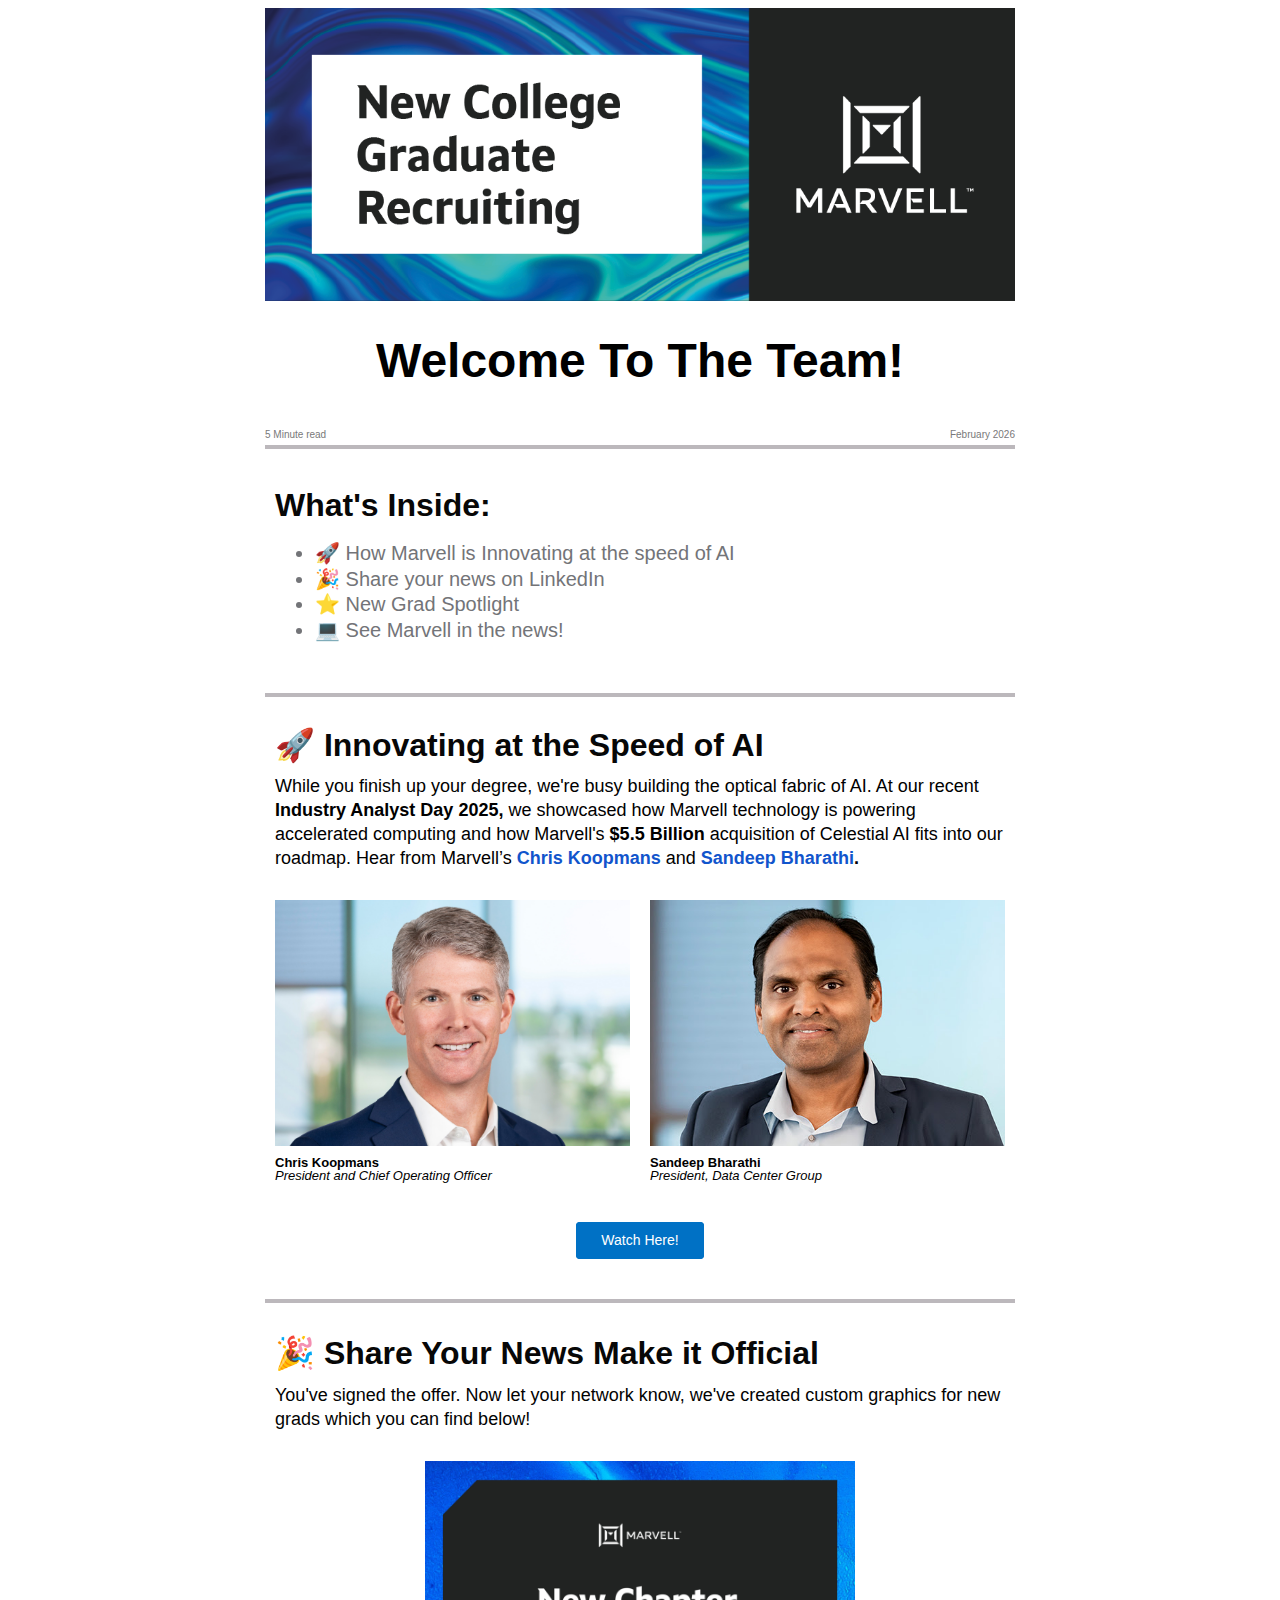
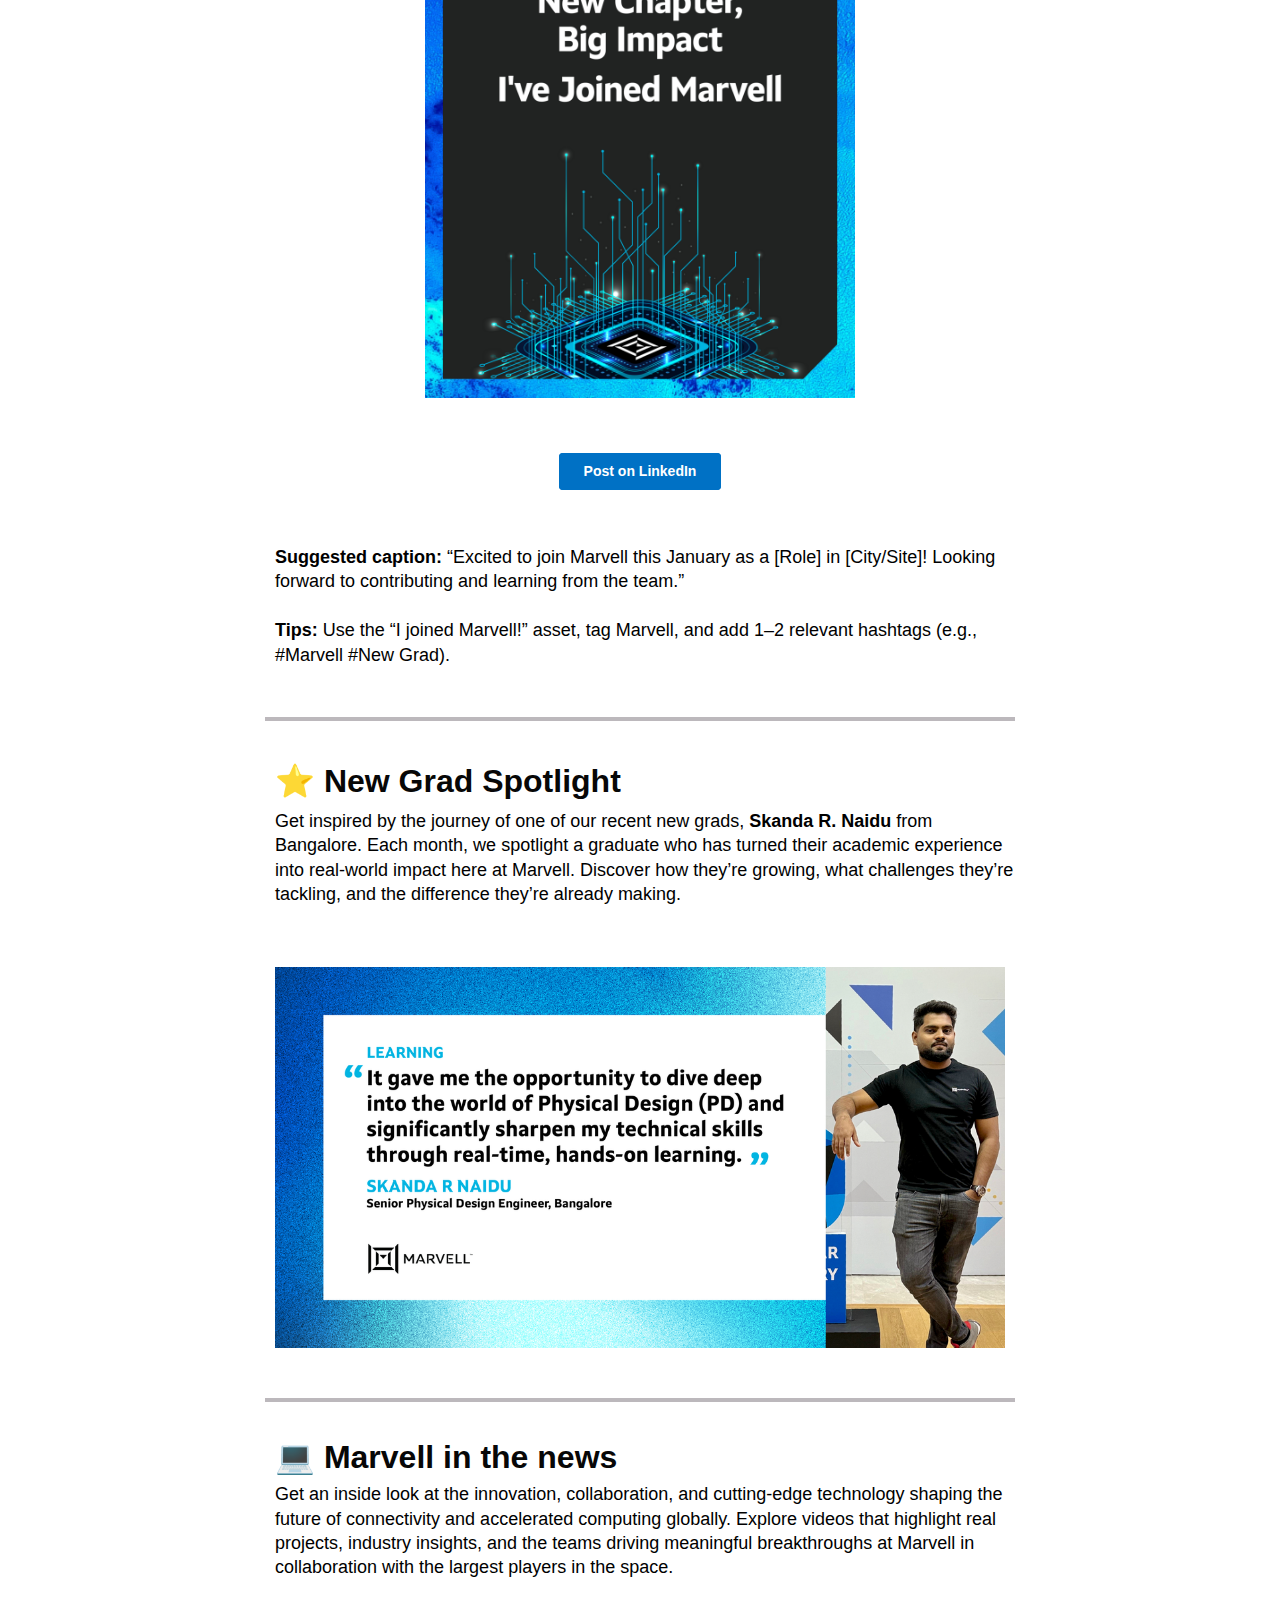
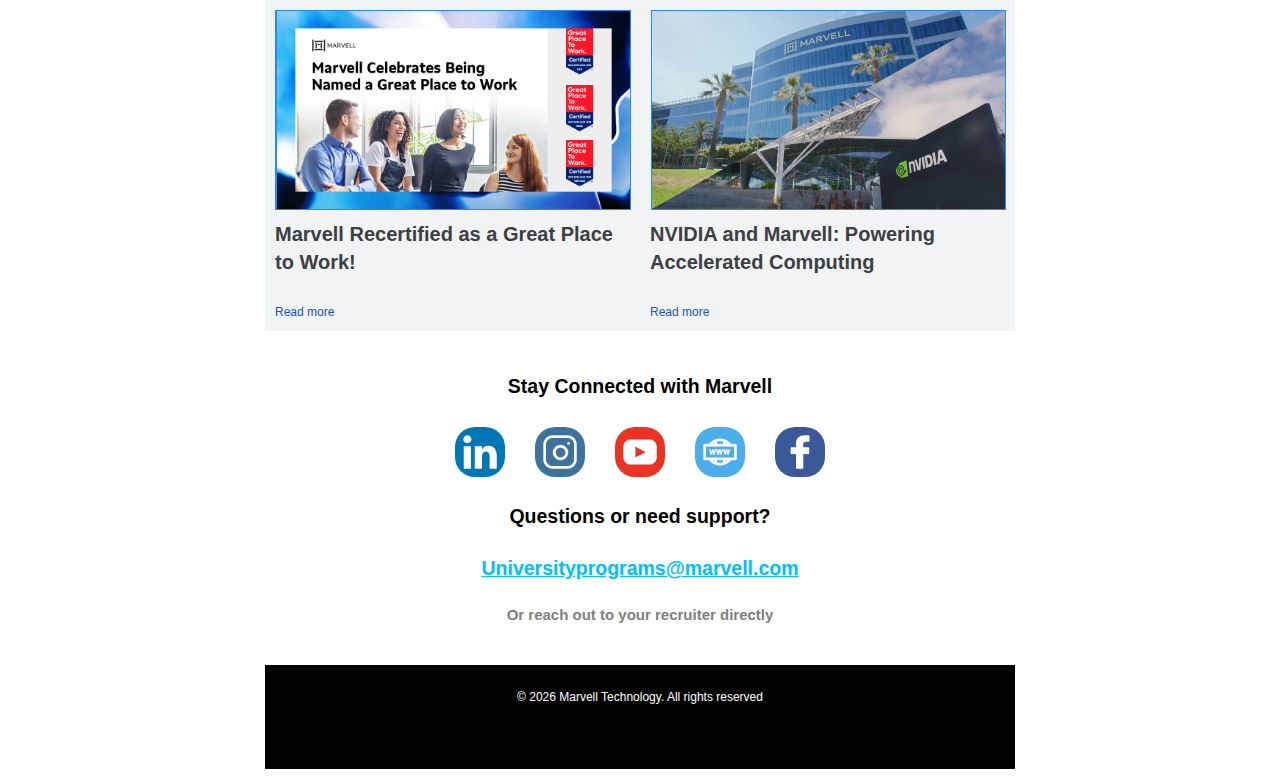
<file: newsletters/NewGrad Feb.html>
<!DOCTYPE html PUBLIC "-//W3C//DTD HTML 4.01//EN" "https://www.w3.org/TR/html4/strict.dtd">
<!-- saved from url=(0136)https://mail.google.com/mail/u/0/?ik=c216646e19&view=pt&search=all&permthid=thread-f:1857040890069971366&simpl=msg-f:1857040890069971366 -->
<html lang="en">

<head>
    <meta http-equiv="Content-Type" content="text/html; charset=UTF-8">
    <style type="text/css" nonce="">
        body,
        td,
        div,
        p,
        a,
        input {
            font-family: arial, sans-serif;
        }
    </style>
    <meta http-equiv="X-UA-Compatible" content="IE=edge">
    <title>Welcome Aboard, Anthony Hua! Excited to Have You Join Us at Marvell!</title>
    <style type="text/css" nonce="">
        body,
        td {
            font-size: 13px
        }

        a:link,
        a:active {
            color: #1155CC;
            text-decoration: none
        }

        a:hover {
            text-decoration: underline;
            cursor: pointer
        }

        a:visited {
            color: #6611CC
        }

        img {
            border: 0px
        }

        pre {
            white-space: pre;
            white-space: -moz-pre-wrap;
            white-space: -o-pre-wrap;
            white-space: pre-wrap;
            word-wrap: break-word;
            max-width: 800px;
            overflow: auto;
        }

        .logo {
            left: -7px;
            position: relative;
        }
    </style>
</head>

<body>
    <div style="overflow: hidden;">
        <div style="min-width:750px" lang="und" dir="auto">
                                                        <div
                                                            style="background:#212322;background-color:#212322;margin:0px auto;max-width:750px">
                                                            <table align="center" border="0" cellpadding="0"
                                                                cellspacing="0" role="presentation"
                                                                style="vertical-align:top;border-collapse:collapse;background:#212322;background-color:#212322;width:100%"
                                                                width="100%" bgcolor="#212322" valign="top">
                                                                <tbody>
                                                                    <tr style="vertical-align:top;border-collapse:collapse"
                                                                        valign="top">
                                                                        <td style="vertical-align:top;border-collapse:collapse;direction:ltr;font-size:0px;padding:20px 0;padding-bottom:0px;padding-top:0px;text-align:center"
                                                                            align="center" valign="top">
                                                                            <div
                                                                                style="max-width:100%;font-size:0px;text-align:left;direction:ltr;display:inline-block;vertical-align:top;width:100%">
                                                                                <table border="0" cellpadding="0"
                                                                                    cellspacing="0" role="presentation"
                                                                                    width="100%"
                                                                                    style="vertical-align:top;border-collapse:collapse"
                                                                                    valign="top">
                                                                                    <tbody>
                                                                                        <tr style="vertical-align:top;border-collapse:collapse"
                                                                                            valign="top">
                                                                                            <td style="border-collapse:collapse;vertical-align:top;padding:10px;padding-top:0px;padding-right:0px;padding-bottom:0px;padding-left:0px"
                                                                                                valign="top">
                                                                                                <table border="0"
                                                                                                    cellpadding="0"
                                                                                                    cellspacing="0"
                                                                                                    role="presentation"
                                                                                                    style="vertical-align:top;border-collapse:collapse"
                                                                                                    width="100%"
                                                                                                    valign="top">
                                                                                                    <tbody>
                                                                                                        <tr style="vertical-align:top;border-collapse:collapse"
                                                                                                            valign="top">
                                                                                                            <td align="center"
                                                                                                                style="vertical-align:top;border-collapse:collapse;font-size:0px;padding:0;word-break:break-word"
                                                                                                                valign="top">
                                                                                                                <table
                                                                                                                    border="0"
                                                                                                                    cellpadding="0"
                                                                                                                    cellspacing="0"
                                                                                                                    role="presentation"
                                                                                                                    style="vertical-align:top;border-collapse:collapse;border-spacing:0px"
                                                                                                                    valign="top">
                                                                                                                    <tbody>
                                                                                                                        <tr style="vertical-align:top;border-collapse:collapse"
                                                                                                                            valign="top">
                                                                                                                            <td style="vertical-align:top;border-collapse:collapse;padding:0;width:750px"
                                                                                                                                width="750"
                                                                                                                                valign="top">
                                                                                                                                <img alt=""
                                                                                                                                    src="./NewGrad Feb_files/unnamed.png"
                                                                                                                                    style="line-height:100%;border:0;display:block;outline:none;text-decoration:none;height:auto;width:100%;font-size:13px"
                                                                                                                                    width="750"
                                                                                                                                    height="auto">
                                                                                                                            </td>
                                                                                                                        </tr>
                                                                                                                    </tbody>
                                                                                                                </table>
                                                                                                            </td>
                                                                                                        </tr>
                                                                                                    </tbody>
                                                                                                </table>
                                                                                            </td>
                                                                                        </tr>
                                                                                    </tbody>
                                                                                </table>
                                                                            </div>
                                                                        </td>
                                                                    </tr>
                                                                </tbody>
                                                            </table>
                                                        </div>
                                                        <div style="margin:0px auto;max-width:750px">
                                                            <table align="center" border="0" cellpadding="0"
                                                                cellspacing="0" role="presentation"
                                                                style="vertical-align:top;border-collapse:collapse;width:100%"
                                                                width="100%" valign="top">
                                                                <tbody>
                                                                    <tr style="vertical-align:top;border-collapse:collapse"
                                                                        valign="top">
                                                                        <td style="vertical-align:top;border-collapse:collapse;direction:ltr;font-size:0px;padding:20px 0;padding-bottom:0px;padding-top:0px;text-align:center"
                                                                            align="center" valign="top">
                                                                            <div
                                                                                style="max-width:100%;font-size:0px;text-align:left;direction:ltr;display:inline-block;vertical-align:top;width:100%">
                                                                                <table border="0" cellpadding="0"
                                                                                    cellspacing="0" role="presentation"
                                                                                    width="100%"
                                                                                    style="vertical-align:top;border-collapse:collapse"
                                                                                    valign="top">
                                                                                    <tbody>
                                                                                        <tr style="vertical-align:top;border-collapse:collapse"
                                                                                            valign="top">
                                                                                            <td style="border-collapse:collapse;vertical-align:top;padding:10px;padding-right:0px;padding-bottom:0px;padding-left:0px"
                                                                                                valign="top">
                                                                                                <table border="0"
                                                                                                    cellpadding="0"
                                                                                                    cellspacing="0"
                                                                                                    role="presentation"
                                                                                                    style="vertical-align:top;border-collapse:collapse"
                                                                                                    width="100%"
                                                                                                    valign="top">
                                                                                                    <tbody>
                                                                                                        <tr style="vertical-align:top;border-collapse:collapse"
                                                                                                            valign="top">
                                                                                                            <td align="center"
                                                                                                                style="vertical-align:top;border-collapse:collapse;font-size:0px;padding:10px 25px;padding-top:0px;padding-right:0px;padding-bottom:0px;padding-left:0px;word-break:break-word"
                                                                                                                valign="top">
                                                                                                                <div
                                                                                                                    style="font-family:Arial,Helvetica,sans-serif;font-size:24px;line-height:35px;text-align:center;color:#000000">
                                                                                                                    <h1>Welcome
                                                                                                                        To
                                                                                                                        The
                                                                                                                        Team!<br>
                                                                                                                    </h1>
                                                                                                                </div>
                                                                                                            </td>
                                                                                                        </tr>
                                                                                                    </tbody>
                                                                                                </table>
                                                                                            </td>
                                                                                        </tr>
                                                                                    </tbody>
                                                                                </table>
                                                                            </div>
                                                                        </td>
                                                                    </tr>
                                                                </tbody>
                                                            </table>
                                                        </div>
                                                        <div style="margin:0px auto;max-width:750px">
                                                            <table align="center" border="0" cellpadding="0"
                                                                cellspacing="0" role="presentation"
                                                                style="vertical-align:top;border-collapse:collapse;width:100%"
                                                                width="100%" valign="top">
                                                                <tbody>
                                                                    <tr style="vertical-align:top;border-collapse:collapse"
                                                                        valign="top">
                                                                        <td style="vertical-align:top;border-collapse:collapse;direction:ltr;font-size:0px;padding:20px 0;padding-bottom:0px;padding-top:0px;text-align:center"
                                                                            align="center" valign="top">
                                                                            <div
                                                                                style="max-width:50%;font-size:0px;text-align:left;direction:ltr;display:inline-block;vertical-align:top;width:100%">
                                                                                <table border="0" cellpadding="0"
                                                                                    cellspacing="0" role="presentation"
                                                                                    width="100%"
                                                                                    style="vertical-align:top;border-collapse:collapse"
                                                                                    valign="top">
                                                                                    <tbody>
                                                                                        <tr style="vertical-align:top;border-collapse:collapse"
                                                                                            valign="top">
                                                                                            <td style="border-collapse:collapse;vertical-align:top;padding:10px;padding-top:10px;padding-right:0px;padding-bottom:0px;padding-left:0px"
                                                                                                valign="top">
                                                                                                <table border="0"
                                                                                                    cellpadding="0"
                                                                                                    cellspacing="0"
                                                                                                    role="presentation"
                                                                                                    style="vertical-align:top;border-collapse:collapse"
                                                                                                    width="100%"
                                                                                                    valign="top">
                                                                                                    <tbody>
                                                                                                        <tr style="vertical-align:top;border-collapse:collapse"
                                                                                                            valign="top">
                                                                                                            <td align="left"
                                                                                                                style="vertical-align:top;border-collapse:collapse;font-size:0px;padding:10px 25px;padding-right:0px;padding-bottom:5px;padding-left:0px;word-break:break-word"
                                                                                                                valign="top">
                                                                                                                <div
                                                                                                                    style="font-family:Arial,Helvetica,sans-serif;font-size:10px;line-height:1;text-align:left;color:#797979">
                                                                                                                    <div>
                                                                                                                        5
                                                                                                                        Minute
                                                                                                                        read
                                                                                                                    </div>
                                                                                                                </div>
                                                                                                            </td>
                                                                                                        </tr>
                                                                                                    </tbody>
                                                                                                </table>
                                                                                            </td>
                                                                                        </tr>
                                                                                    </tbody>
                                                                                </table>
                                                                            </div>
                                                                            <div
                                                                                style="max-width:50%;font-size:0px;text-align:left;direction:ltr;display:inline-block;vertical-align:top;width:100%">
                                                                                <table border="0" cellpadding="0"
                                                                                    cellspacing="0" role="presentation"
                                                                                    width="100%"
                                                                                    style="vertical-align:top;border-collapse:collapse"
                                                                                    valign="top">
                                                                                    <tbody>
                                                                                        <tr style="vertical-align:top;border-collapse:collapse"
                                                                                            valign="top">
                                                                                            <td style="border-collapse:collapse;vertical-align:top;padding:10px;padding-top:10px;padding-right:0px;padding-bottom:0px;padding-left:0px"
                                                                                                valign="top">
                                                                                                <table border="0"
                                                                                                    cellpadding="0"
                                                                                                    cellspacing="0"
                                                                                                    role="presentation"
                                                                                                    style="vertical-align:top;border-collapse:collapse"
                                                                                                    width="100%"
                                                                                                    valign="top">
                                                                                                    <tbody>
                                                                                                        <tr style="vertical-align:top;border-collapse:collapse"
                                                                                                            valign="top">
                                                                                                            <td align="right"
                                                                                                                style="vertical-align:top;border-collapse:collapse;font-size:0px;padding:10px 25px;padding-right:0px;padding-bottom:5px;padding-left:0px;word-break:break-word"
                                                                                                                valign="top">
                                                                                                                <div
                                                                                                                    style="font-family:Arial,Helvetica,sans-serif;font-size:10px;line-height:1;text-align:right;color:#797979">
                                                                                                                    <div>
                                                                                                                        February
                                                                                                                        2026
                                                                                                                    </div>
                                                                                                                </div>
                                                                                                            </td>
                                                                                                        </tr>
                                                                                                    </tbody>
                                                                                                </table>
                                                                                            </td>
                                                                                        </tr>
                                                                                    </tbody>
                                                                                </table>
                                                                            </div>
                                                                        </td>
                                                                    </tr>
                                                                </tbody>
                                                            </table>
                                                        </div>
                                                        <div style="margin:0px auto;max-width:750px">
                                                            <table align="center" border="0" cellpadding="0"
                                                                cellspacing="0" role="presentation"
                                                                style="vertical-align:top;border-collapse:collapse;width:100%"
                                                                width="100%" valign="top">
                                                                <tbody>
                                                                    <tr style="vertical-align:top;border-collapse:collapse"
                                                                        valign="top">
                                                                        <td style="vertical-align:top;border-collapse:collapse;border:0px solid black;direction:ltr;font-size:0px;padding:20px 0;padding-right:0px;padding-top:0px;text-align:left"
                                                                            align="left" valign="top">
                                                                            <div
                                                                                style="max-width:100%;font-size:0px;text-align:left;direction:ltr;display:inline-block;vertical-align:middle;width:100%">
                                                                                <table border="0" cellpadding="0"
                                                                                    cellspacing="0" role="presentation"
                                                                                    width="100%"
                                                                                    style="vertical-align:top;border-collapse:collapse"
                                                                                    valign="top">
                                                                                    <tbody>
                                                                                        <tr style="vertical-align:top;border-collapse:collapse"
                                                                                            valign="top">
                                                                                            <td style="border-collapse:collapse;border-radius:0px 0px 0px 0px;vertical-align:middle;padding:10px;padding-top:0px;padding-right:0px;padding-left:0px"
                                                                                                valign="middle">
                                                                                                <table border="0"
                                                                                                    cellpadding="0"
                                                                                                    cellspacing="0"
                                                                                                    role="presentation"
                                                                                                    style="vertical-align:top;border-collapse:collapse"
                                                                                                    width="100%"
                                                                                                    valign="top">
                                                                                                    <tbody>
                                                                                                        <tr style="vertical-align:top;border-collapse:collapse"
                                                                                                            valign="top">
                                                                                                            <td style="vertical-align:top;border-collapse:collapse;padding:0;background:#bcb8bc;font-size:0px;word-break:break-word"
                                                                                                                valign="top">
                                                                                                                <div
                                                                                                                    style="height:4px;line-height:4px">
                                                                                                                     
                                                                                                                </div>
                                                                                                            </td>
                                                                                                        </tr>
                                                                                                    </tbody>
                                                                                                </table>
                                                                                            </td>
                                                                                        </tr>
                                                                                    </tbody>
                                                                                </table>
                                                                            </div>
                                                                        </td>
                                                                    </tr>
                                                                </tbody>
                                                            </table>
                                                        </div>
                                                        <div style="margin:0px auto;max-width:750px">
                                                            <table align="center" border="0" cellpadding="0"
                                                                cellspacing="0" role="presentation"
                                                                style="vertical-align:top;border-collapse:collapse;width:100%"
                                                                width="100%" valign="top">
                                                                <tbody>
                                                                    <tr style="vertical-align:top;border-collapse:collapse"
                                                                        valign="top">
                                                                        <td style="vertical-align:top;border-collapse:collapse;direction:ltr;font-size:0px;padding:20px 0;padding-bottom:0px;padding-top:0px;text-align:center"
                                                                            align="center" valign="top">
                                                                            <div
                                                                                style="max-width:100%;font-size:0px;text-align:left;direction:ltr;display:inline-block;vertical-align:top;width:100%">
                                                                                <table border="0" cellpadding="0"
                                                                                    cellspacing="0" role="presentation"
                                                                                    width="100%"
                                                                                    style="vertical-align:top;border-collapse:collapse"
                                                                                    valign="top">
                                                                                    <tbody>
                                                                                        <tr style="vertical-align:top;border-collapse:collapse"
                                                                                            valign="top">
                                                                                            <td style="border-collapse:collapse;vertical-align:top;padding:10px"
                                                                                                valign="top">
                                                                                                <table border="0"
                                                                                                    cellpadding="0"
                                                                                                    cellspacing="0"
                                                                                                    role="presentation"
                                                                                                    style="vertical-align:top;border-collapse:collapse"
                                                                                                    width="100%"
                                                                                                    valign="top">
                                                                                                    <tbody>
                                                                                                        <tr style="vertical-align:top;border-collapse:collapse"
                                                                                                            valign="top">
                                                                                                            <td align="left"
                                                                                                                style="vertical-align:top;border-collapse:collapse;font-size:0px;padding:0px;word-break:break-word"
                                                                                                                valign="top">
                                                                                                                <div
                                                                                                                    style="font-family:Arial,Helvetica,sans-serif;font-size:32px;font-weight:700;line-height:1;text-align:left;color:#070707">
                                                                                                                    <div>
                                                                                                                        What's
                                                                                                                        Inside:
                                                                                                                    </div>
                                                                                                                </div>
                                                                                                            </td>
                                                                                                        </tr>
                                                                                                        <tr style="vertical-align:top;border-collapse:collapse"
                                                                                                            valign="top">
                                                                                                            <td align="left"
                                                                                                                style="vertical-align:top;border-collapse:collapse;font-size:0px;padding:0px;padding-top:0px;word-break:break-word"
                                                                                                                valign="top">
                                                                                                                <div
                                                                                                                    style="font-family:Arial,Helvetica,sans-serif;font-size:20px;line-height:25.4px;text-align:left;color:#737478">
                                                                                                                    <ul>
                                                                                                                        <li>🚀
                                                                                                                            How
                                                                                                                            Marvell
                                                                                                                            is
                                                                                                                            Innovating
                                                                                                                            at
                                                                                                                            the
                                                                                                                            speed
                                                                                                                            of
                                                                                                                            AI
                                                                                                                        </li>
                                                                                                                        <li>🎉
                                                                                                                            Share
                                                                                                                            your
                                                                                                                            news
                                                                                                                            on
                                                                                                                            LinkedIn<br>
                                                                                                                        </li>
                                                                                                                        <li>⭐
                                                                                                                            New
                                                                                                                            Grad
                                                                                                                            Spotlight
                                                                                                                        </li>
                                                                                                                        <li>💻
                                                                                                                            See
                                                                                                                            Marvell
                                                                                                                            in
                                                                                                                            the
                                                                                                                            news!<br>
                                                                                                                        </li>
                                                                                                                    </ul>
                                                                                                                </div>
                                                                                                            </td>
                                                                                                        </tr>
                                                                                                    </tbody>
                                                                                                </table>
                                                                                            </td>
                                                                                        </tr>
                                                                                    </tbody>
                                                                                </table>
                                                                            </div>
                                                                        </td>
                                                                    </tr>
                                                                </tbody>
                                                            </table>
                                                        </div>
                                                        <div style="margin:0px auto;max-width:750px">
                                                            <table align="center" border="0" cellpadding="0"
                                                                cellspacing="0" role="presentation"
                                                                style="vertical-align:top;border-collapse:collapse;width:100%"
                                                                width="100%" valign="top">
                                                                <tbody>
                                                                    <tr style="vertical-align:top;border-collapse:collapse"
                                                                        valign="top">
                                                                        <td style="vertical-align:top;border-collapse:collapse;direction:ltr;font-size:0px;padding:20px 0;padding-bottom:10px;padding-top:10px;text-align:center"
                                                                            align="center" valign="top">
                                                                            <div
                                                                                style="max-width:100%;font-size:0px;text-align:left;direction:ltr;display:inline-block;vertical-align:top;width:100%">
                                                                                <table border="0" cellpadding="0"
                                                                                    cellspacing="0" role="presentation"
                                                                                    width="100%"
                                                                                    style="vertical-align:top;border-collapse:collapse"
                                                                                    valign="top">
                                                                                    <tbody>
                                                                                        <tr style="vertical-align:top;border-collapse:collapse"
                                                                                            valign="top">
                                                                                            <td style="border-collapse:collapse;vertical-align:top;padding:10px;padding-right:0px;padding-left:0px"
                                                                                                valign="top">
                                                                                                <table border="0"
                                                                                                    cellpadding="0"
                                                                                                    cellspacing="0"
                                                                                                    role="presentation"
                                                                                                    style="vertical-align:top;border-collapse:collapse"
                                                                                                    width="100%"
                                                                                                    valign="top">
                                                                                                    <tbody>
                                                                                                        <tr style="vertical-align:top;border-collapse:collapse"
                                                                                                            valign="top">
                                                                                                            <td style="vertical-align:top;border-collapse:collapse;padding:0;background:#bcb8bc;font-size:0px;word-break:break-word"
                                                                                                                valign="top">
                                                                                                                <div
                                                                                                                    style="height:4px;line-height:4px">
                                                                                                                     
                                                                                                                </div>
                                                                                                            </td>
                                                                                                        </tr>
                                                                                                    </tbody>
                                                                                                </table>
                                                                                            </td>
                                                                                        </tr>
                                                                                    </tbody>
                                                                                </table>
                                                                            </div>
                                                                        </td>
                                                                    </tr>
                                                                </tbody>
                                                            </table>
                                                        </div>
                                                        <div style="margin:0px auto;max-width:750px">
                                                            <table align="center" border="0" cellpadding="0"
                                                                cellspacing="0" role="presentation"
                                                                style="vertical-align:top;border-collapse:collapse;width:100%"
                                                                width="100%" valign="top">
                                                                <tbody>
                                                                    <tr style="vertical-align:top;border-collapse:collapse"
                                                                        valign="top">
                                                                        <td style="vertical-align:top;border-collapse:collapse;direction:ltr;font-size:0px;padding:20px 0;padding-bottom:0px;padding-top:0px;text-align:center"
                                                                            align="center" valign="top">
                                                                            <div
                                                                                style="max-width:100%;font-size:0px;text-align:left;direction:ltr;display:inline-block;vertical-align:top;width:100%">
                                                                                <table border="0" cellpadding="0"
                                                                                    cellspacing="0" role="presentation"
                                                                                    width="100%"
                                                                                    style="vertical-align:top;border-collapse:collapse"
                                                                                    valign="top">
                                                                                    <tbody>
                                                                                        <tr style="vertical-align:top;border-collapse:collapse"
                                                                                            valign="top">
                                                                                            <td style="border-collapse:collapse;vertical-align:top;padding:10px;padding-top:0px;padding-bottom:0px"
                                                                                                valign="top">
                                                                                                <table border="0"
                                                                                                    cellpadding="0"
                                                                                                    cellspacing="0"
                                                                                                    role="presentation"
                                                                                                    style="vertical-align:top;border-collapse:collapse"
                                                                                                    width="100%"
                                                                                                    valign="top">
                                                                                                    <tbody>
                                                                                                        <tr style="vertical-align:top;border-collapse:collapse"
                                                                                                            valign="top">
                                                                                                            <td align="left"
                                                                                                                style="vertical-align:top;border-collapse:collapse;font-size:0px;padding:0px;word-break:break-word"
                                                                                                                valign="top">
                                                                                                                <div
                                                                                                                    style="font-family:Arial,Helvetica,sans-serif;font-size:32px;font-weight:700;line-height:57px;text-align:left;color:#070707">
                                                                                                                    <div>
                                                                                                                        🚀
                                                                                                                        Innovating
                                                                                                                        at
                                                                                                                        the
                                                                                                                        Speed
                                                                                                                        of
                                                                                                                        AI<br>
                                                                                                                    </div>
                                                                                                                </div>
                                                                                                            </td>
                                                                                                        </tr>
                                                                                                        <tr style="vertical-align:top;border-collapse:collapse"
                                                                                                            valign="top">
                                                                                                            <td align="left"
                                                                                                                style="vertical-align:top;border-collapse:collapse;font-size:0px;padding:0px;word-break:break-word"
                                                                                                                valign="top">
                                                                                                                <div
                                                                                                                    style="font-family:Arial,Helvetica,sans-serif;font-size:18px;line-height:24px;text-align:left;color:#000000">
                                                                                                                    <div>
                                                                                                                        While
                                                                                                                        you
                                                                                                                        finish
                                                                                                                        up
                                                                                                                        your
                                                                                                                        degree,
                                                                                                                        we're
                                                                                                                        busy
                                                                                                                        building
                                                                                                                        the
                                                                                                                        optical
                                                                                                                        fabric
                                                                                                                        of
                                                                                                                        AI.
                                                                                                                        At
                                                                                                                        our
                                                                                                                        recent
                                                                                                                        <b>Industry
                                                                                                                            Analyst
                                                                                                                            Day
                                                                                                                            2025,&nbsp;</b>we
                                                                                                                        showcased
                                                                                                                        how
                                                                                                                        Marvell
                                                                                                                        technology
                                                                                                                        is
                                                                                                                        powering
                                                                                                                        accelerated
                                                                                                                        computing
                                                                                                                        and
                                                                                                                        how
                                                                                                                        Marvell's
                                                                                                                        <b>$5.5
                                                                                                                            Billion
                                                                                                                        </b>acquisition
                                                                                                                        of
                                                                                                                        Celestial
                                                                                                                        AI
                                                                                                                        fits
                                                                                                                        into
                                                                                                                        our
                                                                                                                        roadmap.
                                                                                                                        Hear
                                                                                                                        from&nbsp;Marvell’s
                                                                                                                        <b><a href="https://www.marvell.com/company/leadership/chris-koopmans.html?source=hireEZ"
                                                                                                                                rel="noopener noreferrer"
                                                                                                                                target="_blank"
                                                                                                                                data-saferedirecturl="https://www.google.com/url?hl=en&amp;q=https://www.marvell.com/company/leadership/chris-koopmans.html?source%3DhireEZ&amp;source=gmail&amp;ust=1771099082788000&amp;usg=AOvVaw1TahIPtkfO20qcdz5WD10B">Chris
                                                                                                                                Koopmans</a>&nbsp;</b>and
                                                                                                                        <b><a href="https://www.marvell.com/company/leadership/sandeep-bharathi.html?source=hireEZ"
                                                                                                                                rel="noopener noreferrer"
                                                                                                                                target="_blank"
                                                                                                                                data-saferedirecturl="https://www.google.com/url?hl=en&amp;q=https://www.marvell.com/company/leadership/sandeep-bharathi.html?source%3DhireEZ&amp;source=gmail&amp;ust=1771099082788000&amp;usg=AOvVaw1Lo6WerokI3POLJHHhyPHz">Sandeep
                                                                                                                                Bharathi</a>.</b><br>
                                                                                                                    </div>
                                                                                                                </div>
                                                                                                            </td>
                                                                                                        </tr>
                                                                                                    </tbody>
                                                                                                </table>
                                                                                            </td>
                                                                                        </tr>
                                                                                    </tbody>
                                                                                </table>
                                                                            </div>
                                                                        </td>
                                                                    </tr>
                                                                </tbody>
                                                            </table>
                                                        </div>
                                                        <div style="margin:0px auto;max-width:750px">
                                                            <table align="center" border="0" cellpadding="0"
                                                                cellspacing="0" role="presentation"
                                                                style="vertical-align:top;border-collapse:collapse;width:100%"
                                                                width="100%" valign="top">
                                                                <tbody>
                                                                    <tr style="vertical-align:top;border-collapse:collapse"
                                                                        valign="top">
                                                                        <td style="vertical-align:top;border-collapse:collapse;direction:ltr;font-size:0px;padding:20px 0;padding-bottom:0px;text-align:center"
                                                                            align="center" valign="top">
                                                                            <div
                                                                                style="max-width:50%;font-size:0px;text-align:left;direction:ltr;display:inline-block;vertical-align:top;width:100%">
                                                                                <table border="0" cellpadding="0"
                                                                                    cellspacing="0" role="presentation"
                                                                                    width="100%"
                                                                                    style="vertical-align:top;border-collapse:collapse"
                                                                                    valign="top">
                                                                                    <tbody>
                                                                                        <tr style="vertical-align:top;border-collapse:collapse"
                                                                                            valign="top">
                                                                                            <td style="border-collapse:collapse;background-color:#ffffff;vertical-align:top;padding:10px"
                                                                                                bgcolor="#ffffff"
                                                                                                valign="top">
                                                                                                <table border="0"
                                                                                                    cellpadding="0"
                                                                                                    cellspacing="0"
                                                                                                    role="presentation"
                                                                                                    style="vertical-align:top;border-collapse:collapse"
                                                                                                    width="100%"
                                                                                                    valign="top">
                                                                                                    <tbody>
                                                                                                        <tr style="vertical-align:top;border-collapse:collapse"
                                                                                                            valign="top">
                                                                                                            <td align="center"
                                                                                                                style="vertical-align:top;border-collapse:collapse;font-size:0px;padding:0;word-break:break-word"
                                                                                                                valign="top">
                                                                                                                <table
                                                                                                                    border="0"
                                                                                                                    cellpadding="0"
                                                                                                                    cellspacing="0"
                                                                                                                    role="presentation"
                                                                                                                    style="vertical-align:top;border-collapse:collapse;border-spacing:0px"
                                                                                                                    valign="top">
                                                                                                                    <tbody>
                                                                                                                        <tr style="vertical-align:top;border-collapse:collapse"
                                                                                                                            valign="top">
                                                                                                                            <td style="vertical-align:top;border-collapse:collapse;padding:0;width:355px"
                                                                                                                                width="355"
                                                                                                                                valign="top">
                                                                                                                                <a href="https://www.marvell.com/company/leadership/chris-koopmans.html?source=hireEZ"
                                                                                                                                    target="_blank"
                                                                                                                                    data-saferedirecturl="https://www.google.com/url?hl=en&amp;q=https://www.marvell.com/company/leadership/chris-koopmans.html?source%3DhireEZ&amp;source=gmail&amp;ust=1771099082788000&amp;usg=AOvVaw1TahIPtkfO20qcdz5WD10B">
                                                                                                                                    <img alt=""
                                                                                                                                        src="./NewGrad Feb_files/unnamed.jpg"
                                                                                                                                        style="line-height:100%;border:0;display:block;outline:none;text-decoration:none;height:auto;width:100%;font-size:13px"
                                                                                                                                        width="355"
                                                                                                                                        height="auto">
                                                                                                                                </a>
                                                                                                                            </td>
                                                                                                                        </tr>
                                                                                                                    </tbody>
                                                                                                                </table>
                                                                                                            </td>
                                                                                                        </tr>
                                                                                                        <tr style="vertical-align:top;border-collapse:collapse"
                                                                                                            valign="top">
                                                                                                            <td align="left"
                                                                                                                style="vertical-align:top;border-collapse:collapse;font-size:0px;padding:10px 25px;padding-right:0px;padding-left:0px;word-break:break-word"
                                                                                                                valign="top">
                                                                                                                <div
                                                                                                                    style="font-family:Arial,Helvetica,sans-serif;font-size:13px;line-height:1;text-align:left;color:#000000">
                                                                                                                    <div>
                                                                                                                        <b>Chris
                                                                                                                            Koopmans</b>
                                                                                                                    </div>
                                                                                                                    <div>
                                                                                                                        <i>President
                                                                                                                            and
                                                                                                                            Chief
                                                                                                                            Operating
                                                                                                                            Officer</i><br>
                                                                                                                    </div>
                                                                                                                </div>
                                                                                                            </td>
                                                                                                        </tr>
                                                                                                    </tbody>
                                                                                                </table>
                                                                                            </td>
                                                                                        </tr>
                                                                                    </tbody>
                                                                                </table>
                                                                            </div>
                                                                            <div
                                                                                style="max-width:50%;font-size:0px;text-align:left;direction:ltr;display:inline-block;vertical-align:top;width:100%">
                                                                                <table border="0" cellpadding="0"
                                                                                    cellspacing="0" role="presentation"
                                                                                    width="100%"
                                                                                    style="vertical-align:top;border-collapse:collapse"
                                                                                    valign="top">
                                                                                    <tbody>
                                                                                        <tr style="vertical-align:top;border-collapse:collapse"
                                                                                            valign="top">
                                                                                            <td style="border-collapse:collapse;background-color:#ffffff;vertical-align:top;padding:10px"
                                                                                                bgcolor="#ffffff"
                                                                                                valign="top">
                                                                                                <table border="0"
                                                                                                    cellpadding="0"
                                                                                                    cellspacing="0"
                                                                                                    role="presentation"
                                                                                                    style="vertical-align:top;border-collapse:collapse"
                                                                                                    width="100%"
                                                                                                    valign="top">
                                                                                                    <tbody>
                                                                                                        <tr style="vertical-align:top;border-collapse:collapse"
                                                                                                            valign="top">
                                                                                                            <td align="center"
                                                                                                                style="vertical-align:top;border-collapse:collapse;font-size:0px;padding:0;word-break:break-word"
                                                                                                                valign="top">
                                                                                                                <table
                                                                                                                    border="0"
                                                                                                                    cellpadding="0"
                                                                                                                    cellspacing="0"
                                                                                                                    role="presentation"
                                                                                                                    style="vertical-align:top;border-collapse:collapse;border-spacing:0px"
                                                                                                                    valign="top">
                                                                                                                    <tbody>
                                                                                                                        <tr style="vertical-align:top;border-collapse:collapse"
                                                                                                                            valign="top">
                                                                                                                            <td style="vertical-align:top;border-collapse:collapse;padding:0;width:355px"
                                                                                                                                width="355"
                                                                                                                                valign="top">
                                                                                                                                <a href="https://www.youtube.com/watch?v=e1L1gbQWUAg&amp;source=hireEZ"
                                                                                                                                    target="_blank"
                                                                                                                                    data-saferedirecturl="https://www.google.com/url?hl=en&amp;q=https://www.youtube.com/watch?v%3De1L1gbQWUAg%26source%3DhireEZ&amp;source=gmail&amp;ust=1771099082788000&amp;usg=AOvVaw0ajzKiTQVstaFq6iPyLt2d"
                                                                                                                                    class="playable">
                                                                                                                                    <img alt=""
                                                                                                                                        src="./NewGrad Feb_files/unnamed(1).jpg"
                                                                                                                                        style="line-height:100%;border:0;display:block;outline:none;text-decoration:none;height:auto;width:100%;font-size:13px"
                                                                                                                                        width="355"
                                                                                                                                        height="auto">
                                                                                                                                </a>
                                                                                                                            </td>
                                                                                                                        </tr>
                                                                                                                    </tbody>
                                                                                                                </table>
                                                                                                            </td>
                                                                                                        </tr>
                                                                                                        <tr style="vertical-align:top;border-collapse:collapse"
                                                                                                            valign="top">
                                                                                                            <td align="left"
                                                                                                                style="vertical-align:top;border-collapse:collapse;font-size:0px;padding:10px 25px;padding-right:0px;padding-left:0px;word-break:break-word"
                                                                                                                valign="top">
                                                                                                                <div
                                                                                                                    style="font-family:Arial,Helvetica,sans-serif;font-size:13px;line-height:1;text-align:left;color:#000000">
                                                                                                                    <div>
                                                                                                                        <b>Sandeep
                                                                                                                            Bharathi&nbsp;</b>
                                                                                                                    </div>
                                                                                                                    <div>
                                                                                                                        <i>President,
                                                                                                                            Data
                                                                                                                            Center
                                                                                                                            Group</i><br>
                                                                                                                    </div>
                                                                                                                </div>
                                                                                                            </td>
                                                                                                        </tr>
                                                                                                    </tbody>
                                                                                                </table>
                                                                                            </td>
                                                                                        </tr>
                                                                                    </tbody>
                                                                                </table>
                                                                            </div>
                                                                        </td>
                                                                    </tr>
                                                                </tbody>
                                                            </table>
                                                        </div>
                                                        <div style="margin:0px auto;max-width:750px">
                                                            <table align="center" border="0" cellpadding="0"
                                                                cellspacing="0" role="presentation"
                                                                style="vertical-align:top;border-collapse:collapse;width:100%"
                                                                width="100%" valign="top">
                                                                <tbody>
                                                                    <tr style="vertical-align:top;border-collapse:collapse"
                                                                        valign="top">
                                                                        <td style="vertical-align:top;border-collapse:collapse;direction:ltr;font-size:0px;padding:20px 0;padding-bottom:0px;padding-top:0px;text-align:center"
                                                                            align="center" valign="top">
                                                                            <div
                                                                                style="max-width:100%;font-size:0px;text-align:left;direction:ltr;display:inline-block;vertical-align:top;width:100%">
                                                                                <table border="0" cellpadding="0"
                                                                                    cellspacing="0" role="presentation"
                                                                                    width="100%"
                                                                                    style="vertical-align:top;border-collapse:collapse"
                                                                                    valign="top">
                                                                                    <tbody>
                                                                                        <tr style="vertical-align:top;border-collapse:collapse"
                                                                                            valign="top">
                                                                                            <td style="border-collapse:collapse;vertical-align:top;padding:10px"
                                                                                                valign="top">
                                                                                                <table border="0"
                                                                                                    cellpadding="0"
                                                                                                    cellspacing="0"
                                                                                                    role="presentation"
                                                                                                    style="vertical-align:top;border-collapse:collapse"
                                                                                                    width="100%"
                                                                                                    valign="top">
                                                                                                    <tbody>
                                                                                                        <tr style="vertical-align:top;border-collapse:collapse"
                                                                                                            valign="top">
                                                                                                            <td align="center"
                                                                                                                style="vertical-align:top;border-collapse:collapse;font-size:0px;padding:10px 25px;word-break:break-word"
                                                                                                                valign="top">
                                                                                                                <table
                                                                                                                    border="0"
                                                                                                                    cellpadding="0"
                                                                                                                    cellspacing="0"
                                                                                                                    role="presentation"
                                                                                                                    style="vertical-align:top;border-collapse:separate;line-height:100%"
                                                                                                                    valign="top">
                                                                                                                    <tbody>
                                                                                                                        <tr style="vertical-align:top;border-collapse:collapse"
                                                                                                                            valign="top">
                                                                                                                            <td align="center"
                                                                                                                                bgcolor="#0071c5"
                                                                                                                                role="presentation"
                                                                                                                                style="vertical-align:top;border-collapse:collapse;padding:0;border:none;border-radius:4px;background:#0071c5"
                                                                                                                                valign="top">
                                                                                                                                <a href="https://youtu.be/fQTPzWdSD_0?si=TTbIlJPJMj97NrDK&amp;source=hireEZ"
                                                                                                                                    style="display:inline-block;background:#0071c5;color:#ffffff;font-family:Arial,Helvetica,sans-serif;font-size:14px;font-weight:normal;line-height:120%;margin:0;text-decoration:none;text-transform:none;padding:10px 25px;border-radius:4px"
                                                                                                                                    target="_blank"
                                                                                                                                    data-saferedirecturl="https://www.google.com/url?hl=en&amp;q=https://youtu.be/fQTPzWdSD_0?si%3DTTbIlJPJMj97NrDK%26source%3DhireEZ&amp;source=gmail&amp;ust=1771099082788000&amp;usg=AOvVaw01ibqlbeETh6kBH0Dv7imm">
                                                                                                                                    Watch
                                                                                                                                    Here!
                                                                                                                                </a>
                                                                                                                            </td>
                                                                                                                        </tr>
                                                                                                                    </tbody>
                                                                                                                </table>
                                                                                                            </td>
                                                                                                        </tr>
                                                                                                    </tbody>
                                                                                                </table>
                                                                                            </td>
                                                                                        </tr>
                                                                                    </tbody>
                                                                                </table>
                                                                            </div>
                                                                        </td>
                                                                    </tr>
                                                                </tbody>
                                                            </table>
                                                        </div>
                                                        <div style="margin:0px auto;max-width:750px">
                                                            <table align="center" border="0" cellpadding="0"
                                                                cellspacing="0" role="presentation"
                                                                style="vertical-align:top;border-collapse:collapse;width:100%"
                                                                width="100%" valign="top">
                                                                <tbody>
                                                                    <tr style="vertical-align:top;border-collapse:collapse"
                                                                        valign="top">
                                                                        <td style="vertical-align:top;border-collapse:collapse;direction:ltr;font-size:0px;padding:20px 0;padding-bottom:10px;padding-top:10px;text-align:center"
                                                                            align="center" valign="top">
                                                                            <div
                                                                                style="max-width:100%;font-size:0px;text-align:left;direction:ltr;display:inline-block;vertical-align:top;width:100%">
                                                                                <table border="0" cellpadding="0"
                                                                                    cellspacing="0" role="presentation"
                                                                                    width="100%"
                                                                                    style="vertical-align:top;border-collapse:collapse"
                                                                                    valign="top">
                                                                                    <tbody>
                                                                                        <tr style="vertical-align:top;border-collapse:collapse"
                                                                                            valign="top">
                                                                                            <td style="border-collapse:collapse;vertical-align:top;padding:10px;padding-right:0px;padding-left:0px"
                                                                                                valign="top">
                                                                                                <table border="0"
                                                                                                    cellpadding="0"
                                                                                                    cellspacing="0"
                                                                                                    role="presentation"
                                                                                                    style="vertical-align:top;border-collapse:collapse"
                                                                                                    width="100%"
                                                                                                    valign="top">
                                                                                                    <tbody>
                                                                                                        <tr style="vertical-align:top;border-collapse:collapse"
                                                                                                            valign="top">
                                                                                                            <td style="vertical-align:top;border-collapse:collapse;padding:0;background:#bcb8bc;font-size:0px;word-break:break-word"
                                                                                                                valign="top">
                                                                                                                <div
                                                                                                                    style="height:4px;line-height:4px">
                                                                                                                     
                                                                                                                </div>
                                                                                                            </td>
                                                                                                        </tr>
                                                                                                    </tbody>
                                                                                                </table>
                                                                                            </td>
                                                                                        </tr>
                                                                                    </tbody>
                                                                                </table>
                                                                            </div>
                                                                        </td>
                                                                    </tr>
                                                                </tbody>
                                                            </table>
                                                        </div>
                                                        <div style="margin:0px auto;max-width:750px">
                                                            <table align="center" border="0" cellpadding="0"
                                                                cellspacing="0" role="presentation"
                                                                style="vertical-align:top;border-collapse:collapse;width:100%"
                                                                width="100%" valign="top">
                                                                <tbody>
                                                                    <tr style="vertical-align:top;border-collapse:collapse"
                                                                        valign="top">
                                                                        <td style="vertical-align:top;border-collapse:collapse;direction:ltr;font-size:0px;padding:20px 0;padding-bottom:0px;padding-top:0px;text-align:center"
                                                                            align="center" valign="top">
                                                                            <div
                                                                                style="max-width:100%;font-size:0px;text-align:left;direction:ltr;display:inline-block;vertical-align:top;width:100%">
                                                                                <table border="0" cellpadding="0"
                                                                                    cellspacing="0" role="presentation"
                                                                                    width="100%"
                                                                                    style="vertical-align:top;border-collapse:collapse"
                                                                                    valign="top">
                                                                                    <tbody>
                                                                                        <tr style="vertical-align:top;border-collapse:collapse"
                                                                                            valign="top">
                                                                                            <td style="border-collapse:collapse;vertical-align:top;padding:10px;padding-top:0px;padding-bottom:0px"
                                                                                                valign="top">
                                                                                                <table border="0"
                                                                                                    cellpadding="0"
                                                                                                    cellspacing="0"
                                                                                                    role="presentation"
                                                                                                    style="vertical-align:top;border-collapse:collapse"
                                                                                                    width="100%"
                                                                                                    valign="top">
                                                                                                    <tbody>
                                                                                                        <tr style="vertical-align:top;border-collapse:collapse"
                                                                                                            valign="top">
                                                                                                            <td align="left"
                                                                                                                style="vertical-align:top;border-collapse:collapse;font-size:0px;padding:0px;word-break:break-word"
                                                                                                                valign="top">
                                                                                                                <div
                                                                                                                    style="font-family:Arial,Helvetica,sans-serif;font-size:32px;font-weight:700;line-height:20px;text-align:left;color:#070707">
                                                                                                                    <div>
                                                                                                                        <br>
                                                                                                                    </div>
                                                                                                                    <div>
                                                                                                                        <div>
                                                                                                                            🎉
                                                                                                                            Share
                                                                                                                            Your
                                                                                                                            News
                                                                                                                            Make
                                                                                                                            it
                                                                                                                            Official&nbsp;<br>
                                                                                                                        </div>
                                                                                                                        <div>
                                                                                                                            <br>
                                                                                                                        </div>
                                                                                                                    </div>
                                                                                                                </div>
                                                                                                            </td>
                                                                                                        </tr>
                                                                                                        <tr style="vertical-align:top;border-collapse:collapse"
                                                                                                            valign="top">
                                                                                                            <td align="left"
                                                                                                                style="vertical-align:top;border-collapse:collapse;font-size:0px;padding:0px;word-break:break-word"
                                                                                                                valign="top">
                                                                                                                <div
                                                                                                                    style="font-family:Arial,Helvetica,sans-serif;font-size:18px;line-height:24px;text-align:left;color:#020202">
                                                                                                                    <div>
                                                                                                                        You've
                                                                                                                        signed
                                                                                                                        the
                                                                                                                        offer.
                                                                                                                        Now
                                                                                                                        let
                                                                                                                        your
                                                                                                                        network
                                                                                                                        know,
                                                                                                                        we've
                                                                                                                        created
                                                                                                                        custom
                                                                                                                        graphics
                                                                                                                        for
                                                                                                                        new
                                                                                                                        grads
                                                                                                                        which
                                                                                                                        you
                                                                                                                        can
                                                                                                                        find
                                                                                                                        below!
                                                                                                                    </div>
                                                                                                                </div>
                                                                                                            </td>
                                                                                                        </tr>
                                                                                                    </tbody>
                                                                                                </table>
                                                                                            </td>
                                                                                        </tr>
                                                                                    </tbody>
                                                                                </table>
                                                                            </div>
                                                                        </td>
                                                                    </tr>
                                                                </tbody>
                                                            </table>
                                                        </div>
                                                        <div style="margin:0px auto;max-width:750px">
                                                            <table align="center" border="0" cellpadding="0"
                                                                cellspacing="0" role="presentation"
                                                                style="vertical-align:top;border-collapse:collapse;width:100%"
                                                                width="100%" valign="top">
                                                                <tbody>
                                                                    <tr style="vertical-align:top;border-collapse:collapse"
                                                                        valign="top">
                                                                        <td style="vertical-align:top;border-collapse:collapse;direction:ltr;font-size:0px;padding:20px 0;padding-left:10px;padding-right:10px;text-align:center"
                                                                            align="center" valign="top">
                                                                            <div
                                                                                style="max-width:100%;font-size:0px;text-align:left;direction:ltr;display:inline-block;vertical-align:top;width:100%">
                                                                                <table border="0" cellpadding="0"
                                                                                    cellspacing="0" role="presentation"
                                                                                    width="100%"
                                                                                    style="vertical-align:top;border-collapse:collapse"
                                                                                    valign="top">
                                                                                    <tbody>
                                                                                        <tr style="vertical-align:top;border-collapse:collapse"
                                                                                            valign="top">
                                                                                            <td style="border-collapse:collapse;vertical-align:top;padding:10px;padding-right:0px;padding-left:0px"
                                                                                                valign="top">
                                                                                                <table border="0"
                                                                                                    cellpadding="0"
                                                                                                    cellspacing="0"
                                                                                                    role="presentation"
                                                                                                    style="vertical-align:top;border-collapse:collapse"
                                                                                                    width="100%"
                                                                                                    valign="top">
                                                                                                    <tbody>
                                                                                                        <tr style="vertical-align:top;border-collapse:collapse"
                                                                                                            valign="top">
                                                                                                            <td align="center"
                                                                                                                style="vertical-align:top;border-collapse:collapse;font-size:0px;padding:0;padding-right:150px;padding-left:150px;word-break:break-word"
                                                                                                                valign="top">
                                                                                                                <table
                                                                                                                    border="0"
                                                                                                                    cellpadding="0"
                                                                                                                    cellspacing="0"
                                                                                                                    role="presentation"
                                                                                                                    style="vertical-align:top;border-collapse:collapse;border-spacing:0px"
                                                                                                                    valign="top">
                                                                                                                    <tbody>
                                                                                                                        <tr style="vertical-align:top;border-collapse:collapse"
                                                                                                                            valign="top">
                                                                                                                            <td style="vertical-align:top;border-collapse:collapse;padding:0;width:430px"
                                                                                                                                width="430"
                                                                                                                                valign="top">
                                                                                                                                <img alt=""
                                                                                                                                    src="./NewGrad Feb_files/unnamed(2).png"
                                                                                                                                    style="line-height:100%;border:0;display:block;outline:none;text-decoration:none;height:auto;width:100%;font-size:13px"
                                                                                                                                    width="430"
                                                                                                                                    height="auto">
                                                                                                                            </td>
                                                                                                                        </tr>
                                                                                                                    </tbody>
                                                                                                                </table>
                                                                                                            </td>
                                                                                                        </tr>
                                                                                                    </tbody>
                                                                                                </table>
                                                                                            </td>
                                                                                        </tr>
                                                                                    </tbody>
                                                                                </table>
                                                                            </div>
                                                                        </td>
                                                                    </tr>
                                                                </tbody>
                                                            </table>
                                                        </div>
                                                        <div style="margin:0px auto;max-width:750px">
                                                            <table align="center" border="0" cellpadding="0"
                                                                cellspacing="0" role="presentation"
                                                                style="vertical-align:top;border-collapse:collapse;width:100%"
                                                                width="100%" valign="top">
                                                                <tbody>
                                                                    <tr style="vertical-align:top;border-collapse:collapse"
                                                                        valign="top">
                                                                        <td style="vertical-align:top;border-collapse:collapse;direction:ltr;font-size:0px;padding:20px 0;padding-bottom:0px;padding-top:0px;text-align:center"
                                                                            align="center" valign="top">
                                                                            <div
                                                                                style="max-width:100%;font-size:0px;text-align:left;direction:ltr;display:inline-block;vertical-align:top;width:100%">
                                                                                <table border="0" cellpadding="0"
                                                                                    cellspacing="0" role="presentation"
                                                                                    width="100%"
                                                                                    style="vertical-align:top;border-collapse:collapse"
                                                                                    valign="top">
                                                                                    <tbody>
                                                                                        <tr style="vertical-align:top;border-collapse:collapse"
                                                                                            valign="top">
                                                                                            <td style="border-collapse:collapse;vertical-align:top;padding:10px"
                                                                                                valign="top">
                                                                                                <table border="0"
                                                                                                    cellpadding="0"
                                                                                                    cellspacing="0"
                                                                                                    role="presentation"
                                                                                                    style="vertical-align:top;border-collapse:collapse"
                                                                                                    width="100%"
                                                                                                    valign="top">
                                                                                                    <tbody>
                                                                                                        <tr style="vertical-align:top;border-collapse:collapse"
                                                                                                            valign="top">
                                                                                                            <td align="center"
                                                                                                                style="vertical-align:top;border-collapse:collapse;font-size:0px;padding:10px 25px;padding-top:15px;padding-bottom:15px;word-break:break-word"
                                                                                                                valign="top">
                                                                                                                <table
                                                                                                                    border="0"
                                                                                                                    cellpadding="0"
                                                                                                                    cellspacing="0"
                                                                                                                    role="presentation"
                                                                                                                    style="vertical-align:top;border-collapse:separate;line-height:100%"
                                                                                                                    valign="top">
                                                                                                                    <tbody>
                                                                                                                        <tr style="vertical-align:top;border-collapse:collapse"
                                                                                                                            valign="top">
                                                                                                                            <td align="center"
                                                                                                                                bgcolor="#0071c5"
                                                                                                                                role="presentation"
                                                                                                                                style="vertical-align:top;border-collapse:collapse;padding:0;border:none;border-radius:4px;background:#0071c5"
                                                                                                                                valign="top">
                                                                                                                                <a href="https://www.linkedin.com/?source=hireEZ"
                                                                                                                                    style="display:inline-block;background:#0071c5;color:#ffffff;font-family:Arial,Helvetica,sans-serif;font-size:14px;font-weight:700;line-height:120%;letter-spacing:0px;margin:0;text-decoration:none;text-transform:none;padding:10px 25px 10px 25px;border-radius:4px"
                                                                                                                                    target="_blank"
                                                                                                                                    data-saferedirecturl="https://www.google.com/url?hl=en&amp;q=https://www.linkedin.com/?source%3DhireEZ&amp;source=gmail&amp;ust=1771099082788000&amp;usg=AOvVaw1iR6j8XCLdOdlRiyEbvUep">
                                                                                                                                    Post
                                                                                                                                    on
                                                                                                                                    LinkedIn
                                                                                                                                </a>
                                                                                                                            </td>
                                                                                                                        </tr>
                                                                                                                    </tbody>
                                                                                                                </table>
                                                                                                            </td>
                                                                                                        </tr>
                                                                                                    </tbody>
                                                                                                </table>
                                                                                            </td>
                                                                                        </tr>
                                                                                    </tbody>
                                                                                </table>
                                                                            </div>
                                                                        </td>
                                                                    </tr>
                                                                </tbody>
                                                            </table>
                                                        </div>
                                                        <div style="margin:0px auto;max-width:750px">
                                                            <table align="center" border="0" cellpadding="0"
                                                                cellspacing="0" role="presentation"
                                                                style="vertical-align:top;border-collapse:collapse;width:100%"
                                                                width="100%" valign="top">
                                                                <tbody>
                                                                    <tr style="vertical-align:top;border-collapse:collapse"
                                                                        valign="top">
                                                                        <td style="vertical-align:top;border-collapse:collapse;direction:ltr;font-size:0px;padding:20px 0;text-align:center"
                                                                            align="center" valign="top">
                                                                            <div
                                                                                style="max-width:100%;font-size:0px;text-align:left;direction:ltr;display:inline-block;vertical-align:top;width:100%">
                                                                                <table border="0" cellpadding="0"
                                                                                    cellspacing="0" role="presentation"
                                                                                    width="100%"
                                                                                    style="vertical-align:top;border-collapse:collapse"
                                                                                    valign="top">
                                                                                    <tbody>
                                                                                        <tr style="vertical-align:top;border-collapse:collapse"
                                                                                            valign="top">
                                                                                            <td style="border-collapse:collapse;vertical-align:top;padding:10px"
                                                                                                valign="top">
                                                                                                <table border="0"
                                                                                                    cellpadding="0"
                                                                                                    cellspacing="0"
                                                                                                    role="presentation"
                                                                                                    style="vertical-align:top;border-collapse:collapse"
                                                                                                    width="100%"
                                                                                                    valign="top">
                                                                                                    <tbody>
                                                                                                        <tr style="vertical-align:top;border-collapse:collapse"
                                                                                                            valign="top">
                                                                                                            <td align="left"
                                                                                                                style="vertical-align:top;border-collapse:collapse;font-size:0px;padding:0px;padding-top:0px;word-break:break-word"
                                                                                                                valign="top">
                                                                                                                <div
                                                                                                                    style="font-family:Arial,Helvetica,sans-serif;font-size:18px;line-height:24.4px;text-align:left;color:#000000">
                                                                                                                    <div>
                                                                                                                        <b>Suggested
                                                                                                                            caption:</b>&nbsp;“Excited
                                                                                                                        to
                                                                                                                        join
                                                                                                                        Marvell
                                                                                                                        this
                                                                                                                        January
                                                                                                                        as
                                                                                                                        a
                                                                                                                        [Role]
                                                                                                                        in
                                                                                                                        [City/Site]!
                                                                                                                        Looking
                                                                                                                        forward
                                                                                                                        to
                                                                                                                        contributing
                                                                                                                        and
                                                                                                                        learning
                                                                                                                        from
                                                                                                                        the
                                                                                                                        team.”
                                                                                                                    </div>
                                                                                                                    <div>
                                                                                                                        <br>
                                                                                                                    </div>
                                                                                                                    <div>
                                                                                                                        <b>Tips:</b><span><span>&nbsp;</span>Use
                                                                                                                            the
                                                                                                                            “I
                                                                                                                            joined
                                                                                                                            Marvell!”
                                                                                                                            asset,
                                                                                                                            tag
                                                                                                                            Marvell,
                                                                                                                            and
                                                                                                                            add
                                                                                                                            1–2
                                                                                                                            relevant
                                                                                                                            hashtags
                                                                                                                            (e.g.,
                                                                                                                            #Marvell
                                                                                                                            #New
                                                                                                                            Grad).</span>
                                                                                                                    </div>
                                                                                                                </div>
                                                                                                            </td>
                                                                                                        </tr>
                                                                                                    </tbody>
                                                                                                </table>
                                                                                            </td>
                                                                                        </tr>
                                                                                    </tbody>
                                                                                </table>
                                                                            </div>
                                                                        </td>
                                                                    </tr>
                                                                </tbody>
                                                            </table>
                                                        </div>
                                                        <div style="margin:0px auto;max-width:750px">
                                                            <table align="center" border="0" cellpadding="0"
                                                                cellspacing="0" role="presentation"
                                                                style="vertical-align:top;border-collapse:collapse;width:100%"
                                                                width="100%" valign="top">
                                                                <tbody>
                                                                    <tr style="vertical-align:top;border-collapse:collapse"
                                                                        valign="top">
                                                                        <td style="vertical-align:top;border-collapse:collapse;direction:ltr;font-size:0px;padding:20px 0;padding-bottom:10px;padding-top:10px;text-align:center"
                                                                            align="center" valign="top">
                                                                            <div
                                                                                style="max-width:100%;font-size:0px;text-align:left;direction:ltr;display:inline-block;vertical-align:top;width:100%">
                                                                                <table border="0" cellpadding="0"
                                                                                    cellspacing="0" role="presentation"
                                                                                    width="100%"
                                                                                    style="vertical-align:top;border-collapse:collapse"
                                                                                    valign="top">
                                                                                    <tbody>
                                                                                        <tr style="vertical-align:top;border-collapse:collapse"
                                                                                            valign="top">
                                                                                            <td style="border-collapse:collapse;vertical-align:top;padding:10px;padding-right:0px;padding-left:0px"
                                                                                                valign="top">
                                                                                                <table border="0"
                                                                                                    cellpadding="0"
                                                                                                    cellspacing="0"
                                                                                                    role="presentation"
                                                                                                    style="vertical-align:top;border-collapse:collapse"
                                                                                                    width="100%"
                                                                                                    valign="top">
                                                                                                    <tbody>
                                                                                                        <tr style="vertical-align:top;border-collapse:collapse"
                                                                                                            valign="top">
                                                                                                            <td style="vertical-align:top;border-collapse:collapse;padding:0;background:#bcb8bc;font-size:0px;word-break:break-word"
                                                                                                                valign="top">
                                                                                                                <div
                                                                                                                    style="height:4px;line-height:4px">
                                                                                                                     
                                                                                                                </div>
                                                                                                            </td>
                                                                                                        </tr>
                                                                                                    </tbody>
                                                                                                </table>
                                                                                            </td>
                                                                                        </tr>
                                                                                    </tbody>
                                                                                </table>
                                                                            </div>
                                                                        </td>
                                                                    </tr>
                                                                </tbody>
                                                            </table>
                                                        </div>
                                                        <div style="margin:0px auto;max-width:750px">
                                                            <table align="center" border="0" cellpadding="0"
                                                                cellspacing="0" role="presentation"
                                                                style="vertical-align:top;border-collapse:collapse;width:100%"
                                                                width="100%" valign="top">
                                                                <tbody>
                                                                    <tr style="vertical-align:top;border-collapse:collapse"
                                                                        valign="top">
                                                                        <td style="vertical-align:top;border-collapse:collapse;direction:ltr;font-size:0px;padding:20px 0;padding-top:10px;text-align:center"
                                                                            align="center" valign="top">
                                                                            <div
                                                                                style="max-width:100%;font-size:0px;text-align:left;direction:ltr;display:inline-block;vertical-align:top;width:100%">
                                                                                <table border="0" cellpadding="0"
                                                                                    cellspacing="0" role="presentation"
                                                                                    width="100%"
                                                                                    style="vertical-align:top;border-collapse:collapse"
                                                                                    valign="top">
                                                                                    <tbody>
                                                                                        <tr style="vertical-align:top;border-collapse:collapse"
                                                                                            valign="top">
                                                                                            <td style="border-collapse:collapse;vertical-align:top;padding:10px;padding-top:10px;padding-right:0px"
                                                                                                valign="top">
                                                                                                <table border="0"
                                                                                                    cellpadding="0"
                                                                                                    cellspacing="0"
                                                                                                    role="presentation"
                                                                                                    style="vertical-align:top;border-collapse:collapse"
                                                                                                    width="100%"
                                                                                                    valign="top">
                                                                                                    <tbody>
                                                                                                        <tr style="vertical-align:top;border-collapse:collapse"
                                                                                                            valign="top">
                                                                                                            <td align="left"
                                                                                                                style="vertical-align:top;border-collapse:collapse;font-size:0px;padding:0px;word-break:break-word"
                                                                                                                valign="top">
                                                                                                                <div
                                                                                                                    style="font-family:Arial,Helvetica,sans-serif;font-size:32px;font-weight:700;line-height:40px;text-align:left;color:#070707">
                                                                                                                    <div>
                                                                                                                        ⭐
                                                                                                                        New
                                                                                                                        Grad
                                                                                                                        Spotlight&nbsp;<br>
                                                                                                                    </div>
                                                                                                                </div>
                                                                                                            </td>
                                                                                                        </tr>
                                                                                                        <tr style="vertical-align:top;border-collapse:collapse"
                                                                                                            valign="top">
                                                                                                            <td style="vertical-align:top;border-collapse:collapse;padding:0;font-size:0px;word-break:break-word"
                                                                                                                valign="top">
                                                                                                                <div
                                                                                                                    style="height:8px;line-height:8px">
                                                                                                                     
                                                                                                                </div>
                                                                                                            </td>
                                                                                                        </tr>
                                                                                                        <tr style="vertical-align:top;border-collapse:collapse"
                                                                                                            valign="top">
                                                                                                            <td align="left"
                                                                                                                style="vertical-align:top;border-collapse:collapse;font-size:0px;padding:0px;word-break:break-word"
                                                                                                                valign="top">
                                                                                                                <div
                                                                                                                    style="font-family:Arial,Helvetica,sans-serif;font-size:18px;line-height:24.4px;text-align:left;color:#000000">
                                                                                                                    <div>
                                                                                                                        Get
                                                                                                                        inspired
                                                                                                                        by
                                                                                                                        the
                                                                                                                        journey
                                                                                                                        of
                                                                                                                        one
                                                                                                                        of
                                                                                                                        our
                                                                                                                        recent
                                                                                                                        new
                                                                                                                        grads,
                                                                                                                        <b>Skanda
                                                                                                                            R.
                                                                                                                            Naidu</b>
                                                                                                                        from
                                                                                                                        Bangalore.
                                                                                                                        Each
                                                                                                                        month,
                                                                                                                        we
                                                                                                                        spotlight
                                                                                                                        a
                                                                                                                        graduate
                                                                                                                        who
                                                                                                                        has
                                                                                                                        turned
                                                                                                                        their
                                                                                                                        academic
                                                                                                                        experience
                                                                                                                        into
                                                                                                                        real‑world
                                                                                                                        impact
                                                                                                                        here
                                                                                                                        at
                                                                                                                        Marvell.
                                                                                                                        Discover
                                                                                                                        how
                                                                                                                        they’re
                                                                                                                        growing,
                                                                                                                        what
                                                                                                                        challenges
                                                                                                                        they’re
                                                                                                                        tackling,
                                                                                                                        and
                                                                                                                        the
                                                                                                                        difference
                                                                                                                        they’re
                                                                                                                        already
                                                                                                                        making.<br>
                                                                                                                    </div>
                                                                                                                </div>
                                                                                                            </td>
                                                                                                        </tr>
                                                                                                    </tbody>
                                                                                                </table>
                                                                                            </td>
                                                                                        </tr>
                                                                                    </tbody>
                                                                                </table>
                                                                            </div>
                                                                        </td>
                                                                    </tr>
                                                                </tbody>
                                                            </table>
                                                        </div>
                                                        <div style="margin:0px auto;max-width:750px">
                                                            <table align="center" border="0" cellpadding="0"
                                                                cellspacing="0" role="presentation"
                                                                style="vertical-align:top;border-collapse:collapse;width:100%"
                                                                width="100%" valign="top">
                                                                <tbody>
                                                                    <tr style="vertical-align:top;border-collapse:collapse"
                                                                        valign="top">
                                                                        <td style="vertical-align:top;border-collapse:collapse;direction:ltr;font-size:0px;padding:20px 0;text-align:center"
                                                                            align="center" valign="top">
                                                                            <div
                                                                                style="max-width:100%;font-size:0px;text-align:left;direction:ltr;display:inline-block;vertical-align:top;width:100%">
                                                                                <table border="0" cellpadding="0"
                                                                                    cellspacing="0" role="presentation"
                                                                                    width="100%"
                                                                                    style="vertical-align:top;border-collapse:collapse"
                                                                                    valign="top">
                                                                                    <tbody>
                                                                                        <tr style="vertical-align:top;border-collapse:collapse"
                                                                                            valign="top">
                                                                                            <td style="border-collapse:collapse;vertical-align:top;padding:10px"
                                                                                                valign="top">
                                                                                                <table border="0"
                                                                                                    cellpadding="0"
                                                                                                    cellspacing="0"
                                                                                                    role="presentation"
                                                                                                    style="vertical-align:top;border-collapse:collapse"
                                                                                                    width="100%"
                                                                                                    valign="top">
                                                                                                    <tbody>
                                                                                                        <tr style="vertical-align:top;border-collapse:collapse"
                                                                                                            valign="top">
                                                                                                            <td align="center"
                                                                                                                style="vertical-align:top;border-collapse:collapse;font-size:0px;padding:0;word-break:break-word"
                                                                                                                valign="top">
                                                                                                                <table
                                                                                                                    border="0"
                                                                                                                    cellpadding="0"
                                                                                                                    cellspacing="0"
                                                                                                                    role="presentation"
                                                                                                                    style="vertical-align:top;border-collapse:collapse;border-spacing:0px"
                                                                                                                    valign="top">
                                                                                                                    <tbody>
                                                                                                                        <tr style="vertical-align:top;border-collapse:collapse"
                                                                                                                            valign="top">
                                                                                                                            <td style="vertical-align:top;border-collapse:collapse;padding:0;width:730px"
                                                                                                                                width="730"
                                                                                                                                valign="top">
                                                                                                                                <img alt=""
                                                                                                                                    src="./NewGrad Feb_files/unnamed(3).png"
                                                                                                                                    style="line-height:100%;border:0;display:block;outline:none;text-decoration:none;height:auto;width:100%;font-size:13px"
                                                                                                                                    width="730"
                                                                                                                                    height="auto">
                                                                                                                            </td>
                                                                                                                        </tr>
                                                                                                                    </tbody>
                                                                                                                </table>
                                                                                                            </td>
                                                                                                        </tr>
                                                                                                    </tbody>
                                                                                                </table>
                                                                                            </td>
                                                                                        </tr>
                                                                                    </tbody>
                                                                                </table>
                                                                            </div>
                                                                        </td>
                                                                    </tr>
                                                                </tbody>
                                                            </table>
                                                        </div>
                                                        <div style="margin:0px auto;max-width:750px">
                                                            <table align="center" border="0" cellpadding="0"
                                                                cellspacing="0" role="presentation"
                                                                style="vertical-align:top;border-collapse:collapse;width:100%"
                                                                width="100%" valign="top">
                                                                <tbody>
                                                                    <tr style="vertical-align:top;border-collapse:collapse"
                                                                        valign="top">
                                                                        <td style="vertical-align:top;border-collapse:collapse;direction:ltr;font-size:0px;padding:20px 0;padding-bottom:10px;padding-top:10px;text-align:center"
                                                                            align="center" valign="top">
                                                                            <div
                                                                                style="max-width:100%;font-size:0px;text-align:left;direction:ltr;display:inline-block;vertical-align:top;width:100%">
                                                                                <table border="0" cellpadding="0"
                                                                                    cellspacing="0" role="presentation"
                                                                                    width="100%"
                                                                                    style="vertical-align:top;border-collapse:collapse"
                                                                                    valign="top">
                                                                                    <tbody>
                                                                                        <tr style="vertical-align:top;border-collapse:collapse"
                                                                                            valign="top">
                                                                                            <td style="border-collapse:collapse;vertical-align:top;padding:10px;padding-right:0px;padding-left:0px"
                                                                                                valign="top">
                                                                                                <table border="0"
                                                                                                    cellpadding="0"
                                                                                                    cellspacing="0"
                                                                                                    role="presentation"
                                                                                                    style="vertical-align:top;border-collapse:collapse"
                                                                                                    width="100%"
                                                                                                    valign="top">
                                                                                                    <tbody>
                                                                                                        <tr style="vertical-align:top;border-collapse:collapse"
                                                                                                            valign="top">
                                                                                                            <td style="vertical-align:top;border-collapse:collapse;padding:0;background:#bcb8bc;font-size:0px;word-break:break-word"
                                                                                                                valign="top">
                                                                                                                <div
                                                                                                                    style="height:4px;line-height:4px">
                                                                                                                     
                                                                                                                </div>
                                                                                                            </td>
                                                                                                        </tr>
                                                                                                    </tbody>
                                                                                                </table>
                                                                                            </td>
                                                                                        </tr>
                                                                                    </tbody>
                                                                                </table>
                                                                            </div>
                                                                        </td>
                                                                    </tr>
                                                                </tbody>
                                                            </table>
                                                        </div>
                                                        <div style="margin:0px auto;max-width:750px">
                                                            <table align="center" border="0" cellpadding="0"
                                                                cellspacing="0" role="presentation"
                                                                style="vertical-align:top;border-collapse:collapse;width:100%"
                                                                width="100%" valign="top">
                                                                <tbody>
                                                                    <tr style="vertical-align:top;border-collapse:collapse"
                                                                        valign="top">
                                                                        <td style="vertical-align:top;border-collapse:collapse;direction:ltr;font-size:0px;padding:20px 0;padding-bottom:10px;padding-top:0px;text-align:center"
                                                                            align="center" valign="top">
                                                                            <div
                                                                                style="max-width:100%;font-size:0px;text-align:left;direction:ltr;display:inline-block;vertical-align:top;width:100%">
                                                                                <table border="0" cellpadding="0"
                                                                                    cellspacing="0" role="presentation"
                                                                                    width="100%"
                                                                                    style="vertical-align:top;border-collapse:collapse"
                                                                                    valign="top">
                                                                                    <tbody>
                                                                                        <tr style="vertical-align:top;border-collapse:collapse"
                                                                                            valign="top">
                                                                                            <td style="border-collapse:collapse;vertical-align:top;padding:10px"
                                                                                                valign="top">
                                                                                                <table border="0"
                                                                                                    cellpadding="0"
                                                                                                    cellspacing="0"
                                                                                                    role="presentation"
                                                                                                    style="vertical-align:top;border-collapse:collapse"
                                                                                                    width="100%"
                                                                                                    valign="top">
                                                                                                    <tbody>
                                                                                                        <tr style="vertical-align:top;border-collapse:collapse"
                                                                                                            valign="top">
                                                                                                            <td align="left"
                                                                                                                style="vertical-align:top;border-collapse:collapse;font-size:0px;padding:0px;word-break:break-word"
                                                                                                                valign="top">
                                                                                                                <div
                                                                                                                    style="font-family:Arial,Helvetica,sans-serif;font-size:32px;font-weight:700;line-height:50px;text-align:left;color:#070707">
                                                                                                                    <div>
                                                                                                                        💻
                                                                                                                        Marvell
                                                                                                                        in
                                                                                                                        the
                                                                                                                        news&nbsp;
                                                                                                                    </div>
                                                                                                                </div>
                                                                                                            </td>
                                                                                                        </tr>
                                                                                                        <tr style="vertical-align:top;border-collapse:collapse"
                                                                                                            valign="top">
                                                                                                            <td align="left"
                                                                                                                style="vertical-align:top;border-collapse:collapse;font-size:0px;padding:0px;word-break:break-word"
                                                                                                                valign="top">
                                                                                                                <div
                                                                                                                    style="font-family:Arial,Helvetica,sans-serif;font-size:18px;line-height:24.4px;text-align:left;color:#000000">
                                                                                                                    <div>
                                                                                                                        Get
                                                                                                                        an
                                                                                                                        inside
                                                                                                                        look
                                                                                                                        at
                                                                                                                        the
                                                                                                                        innovation,
                                                                                                                        collaboration,
                                                                                                                        and
                                                                                                                        cutting‑edge
                                                                                                                        technology
                                                                                                                        shaping
                                                                                                                        the
                                                                                                                        future
                                                                                                                        of
                                                                                                                        connectivity
                                                                                                                        and
                                                                                                                        accelerated
                                                                                                                        computing
                                                                                                                        globally.
                                                                                                                        Explore
                                                                                                                        videos
                                                                                                                        that
                                                                                                                        highlight
                                                                                                                        real
                                                                                                                        projects,
                                                                                                                        industry
                                                                                                                        insights,
                                                                                                                        and
                                                                                                                        the
                                                                                                                        teams
                                                                                                                        driving
                                                                                                                        meaningful
                                                                                                                        breakthroughs
                                                                                                                        at
                                                                                                                        Marvell
                                                                                                                        in
                                                                                                                        collaboration
                                                                                                                        with
                                                                                                                        the
                                                                                                                        largest
                                                                                                                        players
                                                                                                                        in
                                                                                                                        the
                                                                                                                        space.<br>
                                                                                                                    </div>
                                                                                                                </div>
                                                                                                            </td>
                                                                                                        </tr>
                                                                                                    </tbody>
                                                                                                </table>
                                                                                            </td>
                                                                                        </tr>
                                                                                    </tbody>
                                                                                </table>
                                                                            </div>
                                                                        </td>
                                                                    </tr>
                                                                </tbody>
                                                            </table>
                                                        </div>
                                                        <div
                                                            style="background:#f2f3f5;background-color:#f2f3f5;margin:0px auto;max-width:750px">
                                                            <table align="center" border="0" cellpadding="0"
                                                                cellspacing="0" role="presentation"
                                                                style="vertical-align:top;border-collapse:collapse;background:#f2f3f5;background-color:#f2f3f5;width:100%"
                                                                width="100%" bgcolor="#f2f3f5" valign="top">
                                                                <tbody>
                                                                    <tr style="vertical-align:top;border-collapse:collapse"
                                                                        valign="top">
                                                                        <td style="vertical-align:top;border-collapse:collapse;direction:ltr;font-size:0px;padding:20px 0;padding-bottom:0px;padding-top:0px;text-align:center"
                                                                            align="center" valign="top">
                                                                            <div
                                                                                style="max-width:50%;font-size:0px;text-align:left;direction:ltr;display:inline-block;vertical-align:top;width:100%">
                                                                                <table border="0" cellpadding="0"
                                                                                    cellspacing="0" role="presentation"
                                                                                    width="100%"
                                                                                    style="vertical-align:top;border-collapse:collapse"
                                                                                    valign="top">
                                                                                    <tbody>
                                                                                        <tr style="vertical-align:top;border-collapse:collapse"
                                                                                            valign="top">
                                                                                            <td style="border-collapse:collapse;vertical-align:top;padding:10px"
                                                                                                valign="top">
                                                                                                <table border="0"
                                                                                                    cellpadding="0"
                                                                                                    cellspacing="0"
                                                                                                    role="presentation"
                                                                                                    style="vertical-align:top;border-collapse:collapse"
                                                                                                    width="100%"
                                                                                                    valign="top">
                                                                                                    <tbody>
                                                                                                        <tr style="vertical-align:top;border-collapse:collapse"
                                                                                                            valign="top">
                                                                                                            <td align="center"
                                                                                                                style="vertical-align:top;border-collapse:collapse;background:#2589fb;font-size:0px;padding:0;word-break:break-word"
                                                                                                                valign="top">
                                                                                                                <table
                                                                                                                    border="0"
                                                                                                                    cellpadding="0"
                                                                                                                    cellspacing="0"
                                                                                                                    role="presentation"
                                                                                                                    style="vertical-align:top;border-collapse:collapse;border-spacing:0px"
                                                                                                                    valign="top">
                                                                                                                    <tbody>
                                                                                                                        <tr style="vertical-align:top;border-collapse:collapse"
                                                                                                                            valign="top">
                                                                                                                            <td style="vertical-align:top;border-collapse:collapse;padding:0;width:353px"
                                                                                                                                width="353"
                                                                                                                                valign="top">
                                                                                                                                <a href="https://www.marvell.com/blogs/marvell-recertified-as-a-great-place-to-work.html?source=hireEZ"
                                                                                                                                    target="_blank"
                                                                                                                                    data-saferedirecturl="https://www.google.com/url?hl=en&amp;q=https://www.marvell.com/blogs/marvell-recertified-as-a-great-place-to-work.html?source%3DhireEZ&amp;source=gmail&amp;ust=1771099082788000&amp;usg=AOvVaw1ESvX9qasOn0q7V3lzoQSF">
                                                                                                                                    <img alt=""
                                                                                                                                        src="./NewGrad Feb_files/unnamed(4).png"
                                                                                                                                        style="line-height:100%;border:1px solid #2589fb;border-radius:0px 0px 0px 0px;display:block;outline:none;text-decoration:none;height:auto;width:100%;font-size:13px"
                                                                                                                                        width="353"
                                                                                                                                        height="auto">
                                                                                                                                </a>
                                                                                                                            </td>
                                                                                                                        </tr>
                                                                                                                    </tbody>
                                                                                                                </table>
                                                                                                            </td>
                                                                                                        </tr>
                                                                                                        <tr style="vertical-align:top;border-collapse:collapse"
                                                                                                            valign="top">
                                                                                                            <td style="vertical-align:top;border-collapse:collapse;padding:0;font-size:0px;word-break:break-word"
                                                                                                                valign="top">
                                                                                                                <div
                                                                                                                    style="height:10px;line-height:10px">
                                                                                                                     
                                                                                                                </div>
                                                                                                            </td>
                                                                                                        </tr>
                                                                                                        <tr style="vertical-align:top;border-collapse:collapse"
                                                                                                            valign="top">
                                                                                                            <td align="left"
                                                                                                                style="vertical-align:top;border-collapse:collapse;font-size:0px;padding:0px;word-break:break-word"
                                                                                                                valign="top">
                                                                                                                <div
                                                                                                                    style="font-family:Arial,Helvetica,sans-serif;font-size:20px;font-weight:700;line-height:140%;text-align:left;color:#3c4043">
                                                                                                                    <div>
                                                                                                                        Marvell
                                                                                                                        Recertified
                                                                                                                        as
                                                                                                                        a
                                                                                                                        Great
                                                                                                                        Place
                                                                                                                        to
                                                                                                                        Work!
                                                                                                                    </div>
                                                                                                                    <div>
                                                                                                                        <br>
                                                                                                                    </div>
                                                                                                                </div>
                                                                                                            </td>
                                                                                                        </tr>
                                                                                                        <tr style="vertical-align:top;border-collapse:collapse"
                                                                                                            valign="top">
                                                                                                            <td align="left"
                                                                                                                style="vertical-align:top;border-collapse:collapse;font-size:0px;padding:0px;word-break:break-word"
                                                                                                                valign="top">
                                                                                                                <div
                                                                                                                    style="font-family:Arial,Helvetica,sans-serif;font-size:12px;line-height:140%;text-align:left;color:#d17d2e">
                                                                                                                    <div>
                                                                                                                        <a href="https://www.marvell.com/blogs/marvell-recertified-as-a-great-place-to-work.html?source=hireEZ"
                                                                                                                            target="_blank"
                                                                                                                            data-saferedirecturl="https://www.google.com/url?hl=en&amp;q=https://www.marvell.com/blogs/marvell-recertified-as-a-great-place-to-work.html?source%3DhireEZ&amp;source=gmail&amp;ust=1771099082788000&amp;usg=AOvVaw1ESvX9qasOn0q7V3lzoQSF">Read
                                                                                                                            more</a><br>
                                                                                                                    </div>
                                                                                                                </div>
                                                                                                            </td>
                                                                                                        </tr>
                                                                                                    </tbody>
                                                                                                </table>
                                                                                            </td>
                                                                                        </tr>
                                                                                    </tbody>
                                                                                </table>
                                                                            </div>
                                                                            <div
                                                                                style="max-width:50%;font-size:0px;text-align:left;direction:ltr;display:inline-block;vertical-align:top;width:100%">
                                                                                <table border="0" cellpadding="0"
                                                                                    cellspacing="0" role="presentation"
                                                                                    width="100%"
                                                                                    style="vertical-align:top;border-collapse:collapse"
                                                                                    valign="top">
                                                                                    <tbody>
                                                                                        <tr style="vertical-align:top;border-collapse:collapse"
                                                                                            valign="top">
                                                                                            <td style="border-collapse:collapse;vertical-align:top;padding:10px"
                                                                                                valign="top">
                                                                                                <table border="0"
                                                                                                    cellpadding="0"
                                                                                                    cellspacing="0"
                                                                                                    role="presentation"
                                                                                                    style="vertical-align:top;border-collapse:collapse"
                                                                                                    width="100%"
                                                                                                    valign="top">
                                                                                                    <tbody>
                                                                                                        <tr style="vertical-align:top;border-collapse:collapse"
                                                                                                            valign="top">
                                                                                                            <td align="center"
                                                                                                                style="vertical-align:top;border-collapse:collapse;font-size:0px;padding:0;word-break:break-word"
                                                                                                                valign="top">
                                                                                                                <table
                                                                                                                    border="0"
                                                                                                                    cellpadding="0"
                                                                                                                    cellspacing="0"
                                                                                                                    role="presentation"
                                                                                                                    style="vertical-align:top;border-collapse:collapse;border-spacing:0px"
                                                                                                                    valign="top">
                                                                                                                    <tbody>
                                                                                                                        <tr style="vertical-align:top;border-collapse:collapse"
                                                                                                                            valign="top">
                                                                                                                            <td style="vertical-align:top;border-collapse:collapse;padding:0;width:353px"
                                                                                                                                width="353"
                                                                                                                                valign="top">
                                                                                                                                <a href="https://www.marvell.com/ai.html?source=hireEZ"
                                                                                                                                    target="_blank"
                                                                                                                                    data-saferedirecturl="https://www.google.com/url?hl=en&amp;q=https://www.marvell.com/ai.html?source%3DhireEZ&amp;source=gmail&amp;ust=1771099082788000&amp;usg=AOvVaw1pT83t-BeBat0xgitdukiB">
                                                                                                                                    <img alt=""
                                                                                                                                        src="./NewGrad Feb_files/unnamed(5).jpg"
                                                                                                                                        style="line-height:100%;border:1px solid #2589fb;display:block;outline:none;text-decoration:none;height:auto;width:100%;font-size:13px"
                                                                                                                                        width="353"
                                                                                                                                        height="auto">
                                                                                                                                </a>
                                                                                                                            </td>
                                                                                                                        </tr>
                                                                                                                    </tbody>
                                                                                                                </table>
                                                                                                            </td>
                                                                                                        </tr>
                                                                                                        <tr style="vertical-align:top;border-collapse:collapse"
                                                                                                            valign="top">
                                                                                                            <td style="vertical-align:top;border-collapse:collapse;padding:0;font-size:0px;word-break:break-word"
                                                                                                                valign="top">
                                                                                                                <div
                                                                                                                    style="height:10px;line-height:10px">
                                                                                                                     
                                                                                                                </div>
                                                                                                            </td>
                                                                                                        </tr>
                                                                                                        <tr style="vertical-align:top;border-collapse:collapse"
                                                                                                            valign="top">
                                                                                                            <td align="left"
                                                                                                                style="vertical-align:top;border-collapse:collapse;font-size:0px;padding:0px;word-break:break-word"
                                                                                                                valign="top">
                                                                                                                <div
                                                                                                                    style="font-family:Arial,Helvetica,sans-serif;font-size:20px;font-weight:700;line-height:140%;text-align:left;color:#3c4043">
                                                                                                                    <div>
                                                                                                                        NVIDIA
                                                                                                                        and
                                                                                                                        Marvell:
                                                                                                                        Powering
                                                                                                                        Accelerated
                                                                                                                        Computing
                                                                                                                    </div>
                                                                                                                    <div>
                                                                                                                        <br>
                                                                                                                    </div>
                                                                                                                </div>
                                                                                                            </td>
                                                                                                        </tr>
                                                                                                        <tr style="vertical-align:top;border-collapse:collapse"
                                                                                                            valign="top">
                                                                                                            <td align="left"
                                                                                                                style="vertical-align:top;border-collapse:collapse;font-size:0px;padding:0px;word-break:break-word"
                                                                                                                valign="top">
                                                                                                                <div
                                                                                                                    style="font-family:Arial,Helvetica,sans-serif;font-size:12px;line-height:140%;text-align:left;color:#d17d2e">
                                                                                                                    <div>
                                                                                                                        <a href="https://www.marvell.com/ai.html?source=hireEZ"
                                                                                                                            rel="noopener noreferrer"
                                                                                                                            target="_blank"
                                                                                                                            data-saferedirecturl="https://www.google.com/url?hl=en&amp;q=https://www.marvell.com/ai.html?source%3DhireEZ&amp;source=gmail&amp;ust=1771099082788000&amp;usg=AOvVaw1pT83t-BeBat0xgitdukiB">Read
                                                                                                                            more</a><br>
                                                                                                                    </div>
                                                                                                                </div>
                                                                                                            </td>
                                                                                                        </tr>
                                                                                                    </tbody>
                                                                                                </table>
                                                                                            </td>
                                                                                        </tr>
                                                                                    </tbody>
                                                                                </table>
                                                                            </div>
                                                                        </td>
                                                                    </tr>
                                                                </tbody>
                                                            </table>
                                                        </div>
                                                        <div style="margin:0px auto;max-width:750px">
                                                            <table align="center" border="0" cellpadding="0"
                                                                cellspacing="0" role="presentation"
                                                                style="vertical-align:top;border-collapse:collapse;width:100%"
                                                                width="100%" valign="top">
                                                                <tbody>
                                                                    <tr style="vertical-align:top;border-collapse:collapse"
                                                                        valign="top">
                                                                        <td style="vertical-align:top;border-collapse:collapse;direction:ltr;font-size:0px;padding:20px 0;text-align:center"
                                                                            align="center" valign="top">
                                                                            <div
                                                                                style="max-width:100%;font-size:0px;text-align:left;direction:ltr;display:inline-block;vertical-align:top;width:100%">
                                                                                <table border="0" cellpadding="0"
                                                                                    cellspacing="0" role="presentation"
                                                                                    width="100%"
                                                                                    style="vertical-align:top;border-collapse:collapse"
                                                                                    valign="top">
                                                                                    <tbody>
                                                                                        <tr style="vertical-align:top;border-collapse:collapse"
                                                                                            valign="top">
                                                                                            <td style="border-collapse:collapse;vertical-align:top;padding:10px"
                                                                                                valign="top">
                                                                                                <table border="0"
                                                                                                    cellpadding="0"
                                                                                                    cellspacing="0"
                                                                                                    role="presentation"
                                                                                                    style="vertical-align:top;border-collapse:collapse"
                                                                                                    width="100%"
                                                                                                    valign="top">
                                                                                                    <tbody>
                                                                                                        <tr style="vertical-align:top;border-collapse:collapse"
                                                                                                            valign="top">
                                                                                                            <td align="center"
                                                                                                                style="vertical-align:top;border-collapse:collapse;font-size:0px;padding:10px 25px;padding-top:0px;padding-bottom:0px;word-break:break-word"
                                                                                                                valign="top">
                                                                                                                <div
                                                                                                                    style="font-family:Arial,Helvetica,sans-serif;font-size:13px;line-height:1;text-align:center;color:#000000">
                                                                                                                    <h2>Stay
                                                                                                                        Connected
                                                                                                                        with
                                                                                                                        Marvell<br>
                                                                                                                    </h2>
                                                                                                                </div>
                                                                                                            </td>
                                                                                                        </tr>
                                                                                                        <tr style="vertical-align:top;border-collapse:collapse"
                                                                                                            valign="top">
                                                                                                            <td align="center"
                                                                                                                style="vertical-align:top;border-collapse:collapse;font-size:0px;padding:10px 25px;word-break:break-word"
                                                                                                                valign="top">
                                                                                                                <table
                                                                                                                    align="center"
                                                                                                                    border="0"
                                                                                                                    cellpadding="0"
                                                                                                                    cellspacing="0"
                                                                                                                    role="presentation"
                                                                                                                    style="vertical-align:top;border-collapse:collapse;float:none;display:inline-table"
                                                                                                                    valign="top">
                                                                                                                    <tbody>
                                                                                                                        <tr style="vertical-align:top;border-collapse:collapse"
                                                                                                                            valign="top">
                                                                                                                            <td style="border-collapse:collapse;padding:4px;padding-right:15px;padding-left:15px;vertical-align:middle"
                                                                                                                                valign="middle">
                                                                                                                                <table
                                                                                                                                    border="0"
                                                                                                                                    cellpadding="0"
                                                                                                                                    cellspacing="0"
                                                                                                                                    role="presentation"
                                                                                                                                    style="vertical-align:top;border-collapse:collapse;background:#0077b5;border-radius:20px;width:50px"
                                                                                                                                    width="50"
                                                                                                                                    valign="top">
                                                                                                                                    <tbody>
                                                                                                                                        <tr style="vertical-align:top;border-collapse:collapse"
                                                                                                                                            valign="top">
                                                                                                                                            <td style="border-collapse:collapse;padding:0;font-size:0;height:50px;vertical-align:middle;width:50px"
                                                                                                                                                width="50"
                                                                                                                                                height="50"
                                                                                                                                                valign="middle">
                                                                                                                                                <a href="https://www.linkedin.com/shareArticle?mini=true&amp;url=https://www.linkedin.com/company/marvell/posts/?feedView=all&amp;title=&amp;summary=&amp;source=&amp;source=hireEZ"
                                                                                                                                                    target="_blank"
                                                                                                                                                    data-saferedirecturl="https://www.google.com/url?hl=en&amp;q=https://www.linkedin.com/shareArticle?mini%3Dtrue%26url%3Dhttps://www.linkedin.com/company/marvell/posts/?feedView%3Dall%26title%3D%26summary%3D%26source%3D%26source%3DhireEZ&amp;source=gmail&amp;ust=1771099082788000&amp;usg=AOvVaw3e4owAt1e4N1xPQuidwcJV">
                                                                                                                                                    <img alt=""
                                                                                                                                                        height="50"
                                                                                                                                                        src="./NewGrad Feb_files/unnamed(6).png"
                                                                                                                                                        style="border:0;height:auto;line-height:100%;outline:none;text-decoration:none;border-radius:20px;display:block"
                                                                                                                                                        width="50">
                                                                                                                                                </a>
                                                                                                                                            </td>
                                                                                                                                        </tr>
                                                                                                                                    </tbody>
                                                                                                                                </table>
                                                                                                                            </td>
                                                                                                                        </tr>
                                                                                                                    </tbody>
                                                                                                                </table>
                                                                                                                <table
                                                                                                                    align="center"
                                                                                                                    border="0"
                                                                                                                    cellpadding="0"
                                                                                                                    cellspacing="0"
                                                                                                                    role="presentation"
                                                                                                                    style="vertical-align:top;border-collapse:collapse;float:none;display:inline-table"
                                                                                                                    valign="top">
                                                                                                                    <tbody>
                                                                                                                        <tr style="vertical-align:top;border-collapse:collapse"
                                                                                                                            valign="top">
                                                                                                                            <td style="border-collapse:collapse;padding:4px;padding-right:15px;padding-left:15px;vertical-align:middle"
                                                                                                                                valign="middle">
                                                                                                                                <table
                                                                                                                                    border="0"
                                                                                                                                    cellpadding="0"
                                                                                                                                    cellspacing="0"
                                                                                                                                    role="presentation"
                                                                                                                                    style="vertical-align:top;border-collapse:collapse;background:#3f729b;border-radius:20px;width:50px"
                                                                                                                                    width="50"
                                                                                                                                    valign="top">
                                                                                                                                    <tbody>
                                                                                                                                        <tr style="vertical-align:top;border-collapse:collapse"
                                                                                                                                            valign="top">
                                                                                                                                            <td style="border-collapse:collapse;padding:0;font-size:0;height:50px;vertical-align:middle;width:50px"
                                                                                                                                                width="50"
                                                                                                                                                height="50"
                                                                                                                                                valign="middle">
                                                                                                                                                <a href="https://www.instagram.com/marvelltechnology/?source=hireEZ"
                                                                                                                                                    target="_blank"
                                                                                                                                                    data-saferedirecturl="https://www.google.com/url?hl=en&amp;q=https://www.instagram.com/marvelltechnology/?source%3DhireEZ&amp;source=gmail&amp;ust=1771099082788000&amp;usg=AOvVaw01zX4yqbizjA5Szsibm_XX">
                                                                                                                                                    <img alt=""
                                                                                                                                                        height="50"
                                                                                                                                                        src="./NewGrad Feb_files/unnamed(7).png"
                                                                                                                                                        style="border:0;height:auto;line-height:100%;outline:none;text-decoration:none;border-radius:20px;display:block"
                                                                                                                                                        width="50">
                                                                                                                                                </a>
                                                                                                                                            </td>
                                                                                                                                        </tr>
                                                                                                                                    </tbody>
                                                                                                                                </table>
                                                                                                                            </td>
                                                                                                                        </tr>
                                                                                                                    </tbody>
                                                                                                                </table>
                                                                                                                <table
                                                                                                                    align="center"
                                                                                                                    border="0"
                                                                                                                    cellpadding="0"
                                                                                                                    cellspacing="0"
                                                                                                                    role="presentation"
                                                                                                                    style="vertical-align:top;border-collapse:collapse;float:none;display:inline-table"
                                                                                                                    valign="top">
                                                                                                                    <tbody>
                                                                                                                        <tr style="vertical-align:top;border-collapse:collapse"
                                                                                                                            valign="top">
                                                                                                                            <td style="border-collapse:collapse;padding:4px;padding-right:15px;padding-left:15px;vertical-align:middle"
                                                                                                                                valign="middle">
                                                                                                                                <table
                                                                                                                                    border="0"
                                                                                                                                    cellpadding="0"
                                                                                                                                    cellspacing="0"
                                                                                                                                    role="presentation"
                                                                                                                                    style="vertical-align:top;border-collapse:collapse;background:#eb3323;border-radius:20px;width:50px"
                                                                                                                                    width="50"
                                                                                                                                    valign="top">
                                                                                                                                    <tbody>
                                                                                                                                        <tr style="vertical-align:top;border-collapse:collapse"
                                                                                                                                            valign="top">
                                                                                                                                            <td style="border-collapse:collapse;padding:0;font-size:0;height:50px;vertical-align:middle;width:50px"
                                                                                                                                                width="50"
                                                                                                                                                height="50"
                                                                                                                                                valign="middle">
                                                                                                                                                <a href="https://www.youtube.com/@MarvellTechnology?source=hireEZ"
                                                                                                                                                    target="_blank"
                                                                                                                                                    data-saferedirecturl="https://www.google.com/url?hl=en&amp;q=https://www.youtube.com/@MarvellTechnology?source%3DhireEZ&amp;source=gmail&amp;ust=1771099082788000&amp;usg=AOvVaw11XcWjfr95iYauQw7_ABnl">
                                                                                                                                                    <img alt=""
                                                                                                                                                        height="50"
                                                                                                                                                        src="./NewGrad Feb_files/unnamed(8).png"
                                                                                                                                                        style="border:0;height:auto;line-height:100%;outline:none;text-decoration:none;border-radius:20px;display:block"
                                                                                                                                                        width="50">
                                                                                                                                                </a>
                                                                                                                                            </td>
                                                                                                                                        </tr>
                                                                                                                                    </tbody>
                                                                                                                                </table>
                                                                                                                            </td>
                                                                                                                        </tr>
                                                                                                                    </tbody>
                                                                                                                </table>
                                                                                                                <table
                                                                                                                    align="center"
                                                                                                                    border="0"
                                                                                                                    cellpadding="0"
                                                                                                                    cellspacing="0"
                                                                                                                    role="presentation"
                                                                                                                    style="vertical-align:top;border-collapse:collapse;float:none;display:inline-table"
                                                                                                                    valign="top">
                                                                                                                    <tbody>
                                                                                                                        <tr style="vertical-align:top;border-collapse:collapse"
                                                                                                                            valign="top">
                                                                                                                            <td style="border-collapse:collapse;padding:4px;padding-right:15px;padding-left:15px;vertical-align:middle"
                                                                                                                                valign="middle">
                                                                                                                                <table
                                                                                                                                    border="0"
                                                                                                                                    cellpadding="0"
                                                                                                                                    cellspacing="0"
                                                                                                                                    role="presentation"
                                                                                                                                    style="vertical-align:top;border-collapse:collapse;background:#4bade9;border-radius:20px;width:50px"
                                                                                                                                    width="50"
                                                                                                                                    valign="top">
                                                                                                                                    <tbody>
                                                                                                                                        <tr style="vertical-align:top;border-collapse:collapse"
                                                                                                                                            valign="top">
                                                                                                                                            <td style="border-collapse:collapse;padding:0;font-size:0;height:50px;vertical-align:middle;width:50px"
                                                                                                                                                width="50"
                                                                                                                                                height="50"
                                                                                                                                                valign="middle">
                                                                                                                                                <a href="https://www.marvell.com/?source=hireEZ"
                                                                                                                                                    target="_blank"
                                                                                                                                                    data-saferedirecturl="https://www.google.com/url?hl=en&amp;q=https://www.marvell.com/?source%3DhireEZ&amp;source=gmail&amp;ust=1771099082788000&amp;usg=AOvVaw1HywO460HU99VNITKvZTEK">
                                                                                                                                                    <img alt=""
                                                                                                                                                        height="50"
                                                                                                                                                        src="./NewGrad Feb_files/unnamed(9).png"
                                                                                                                                                        style="border:0;height:auto;line-height:100%;outline:none;text-decoration:none;border-radius:20px;display:block"
                                                                                                                                                        width="50">
                                                                                                                                                </a>
                                                                                                                                            </td>
                                                                                                                                        </tr>
                                                                                                                                    </tbody>
                                                                                                                                </table>
                                                                                                                            </td>
                                                                                                                        </tr>
                                                                                                                    </tbody>
                                                                                                                </table>
                                                                                                                <table
                                                                                                                    align="center"
                                                                                                                    border="0"
                                                                                                                    cellpadding="0"
                                                                                                                    cellspacing="0"
                                                                                                                    role="presentation"
                                                                                                                    style="vertical-align:top;border-collapse:collapse;float:none;display:inline-table"
                                                                                                                    valign="top">
                                                                                                                    <tbody>
                                                                                                                        <tr style="vertical-align:top;border-collapse:collapse"
                                                                                                                            valign="top">
                                                                                                                            <td style="border-collapse:collapse;padding:4px;padding-right:15px;padding-left:15px;vertical-align:middle"
                                                                                                                                valign="middle">
                                                                                                                                <table
                                                                                                                                    border="0"
                                                                                                                                    cellpadding="0"
                                                                                                                                    cellspacing="0"
                                                                                                                                    role="presentation"
                                                                                                                                    style="vertical-align:top;border-collapse:collapse;background:#3b5998;border-radius:20px;width:50px"
                                                                                                                                    width="50"
                                                                                                                                    valign="top">
                                                                                                                                    <tbody>
                                                                                                                                        <tr style="vertical-align:top;border-collapse:collapse"
                                                                                                                                            valign="top">
                                                                                                                                            <td style="border-collapse:collapse;padding:0;font-size:0;height:50px;vertical-align:middle;width:50px"
                                                                                                                                                width="50"
                                                                                                                                                height="50"
                                                                                                                                                valign="middle">
                                                                                                                                                <a href="https://www.facebook.com/sharer/sharer.php?u=https://www.facebook.com/MarvellTechnology/&amp;source=hireEZ"
                                                                                                                                                    target="_blank"
                                                                                                                                                    data-saferedirecturl="https://www.google.com/url?hl=en&amp;q=https://www.facebook.com/sharer/sharer.php?u%3Dhttps://www.facebook.com/MarvellTechnology/%26source%3DhireEZ&amp;source=gmail&amp;ust=1771099082788000&amp;usg=AOvVaw0pe5bC4FmjQnUsLUYOUf3L">
                                                                                                                                                    <img alt=""
                                                                                                                                                        height="50"
                                                                                                                                                        src="./NewGrad Feb_files/unnamed(10).png"
                                                                                                                                                        style="border:0;height:auto;line-height:100%;outline:none;text-decoration:none;border-radius:20px;display:block"
                                                                                                                                                        width="50">
                                                                                                                                                </a>
                                                                                                                                            </td>
                                                                                                                                        </tr>
                                                                                                                                    </tbody>
                                                                                                                                </table>
                                                                                                                            </td>
                                                                                                                        </tr>
                                                                                                                    </tbody>
                                                                                                                </table>
                                                                                                            </td>
                                                                                                        </tr>
                                                                                                        <tr style="vertical-align:top;border-collapse:collapse"
                                                                                                            valign="top">
                                                                                                            <td align="center"
                                                                                                                style="vertical-align:top;border-collapse:collapse;font-size:0px;padding:10px 25px;padding-top:0px;padding-bottom:0px;word-break:break-word"
                                                                                                                valign="top">
                                                                                                                <div
                                                                                                                    style="font-family:Arial,Helvetica,sans-serif;font-size:13px;line-height:1;text-align:center;color:#000000">
                                                                                                                    <h2>Questions
                                                                                                                        or
                                                                                                                        need
                                                                                                                        support?<br>
                                                                                                                    </h2>
                                                                                                                </div>
                                                                                                            </td>
                                                                                                        </tr>
                                                                                                        <tr style="vertical-align:top;border-collapse:collapse"
                                                                                                            valign="top">
                                                                                                            <td align="center"
                                                                                                                style="vertical-align:top;border-collapse:collapse;font-size:0px;padding:10px 25px;padding-top:0px;padding-bottom:0px;word-break:break-word"
                                                                                                                valign="top">
                                                                                                                <div
                                                                                                                    style="font-family:Arial,Helvetica,sans-serif;font-size:13px;line-height:1;text-align:center;color:#000000">
                                                                                                                    <h2><a href="mailto:Universityprograms@marvell.com"
                                                                                                                            rel="noopener noreferrer"
                                                                                                                            title="Universityprograms@marvell.com"
                                                                                                                            target="_blank"><span
                                                                                                                                style="color:rgb(0,191,255)"><u>Universityprograms@marvell.com</u></span></a><br>
                                                                                                                    </h2>
                                                                                                                </div>
                                                                                                            </td>
                                                                                                        </tr>
                                                                                                        <tr style="vertical-align:top;border-collapse:collapse"
                                                                                                            valign="top">
                                                                                                            <td align="center"
                                                                                                                style="vertical-align:top;border-collapse:collapse;font-size:0px;padding:10px 25px;padding-top:0px;padding-bottom:0px;word-break:break-word"
                                                                                                                valign="top">
                                                                                                                <div
                                                                                                                    style="font-family:Arial,Helvetica,sans-serif;font-size:10px;line-height:1;text-align:center;color:#808080">
                                                                                                                    <h2><span
                                                                                                                            style="color:rgb(0,191,255)"><span
                                                                                                                                style="color:rgb(0,0,0)"><span
                                                                                                                                    style="color:rgba(128,128,128,1)">Or
                                                                                                                                    reach
                                                                                                                                    out
                                                                                                                                    to
                                                                                                                                    your
                                                                                                                                    recruiter
                                                                                                                                    directly</span></span></span><br>
                                                                                                                    </h2>
                                                                                                                </div>
                                                                                                            </td>
                                                                                                        </tr>
                                                                                                    </tbody>
                                                                                                </table>
                                                                                            </td>
                                                                                        </tr>
                                                                                    </tbody>
                                                                                </table>
                                                                            </div>
                                                                        </td>
                                                                    </tr>
                                                                </tbody>
                                                            </table>
                                                        </div>
                                                        <div
                                                            style="background:#020202;background-color:#020202;margin:0px auto;max-width:750px">
                                                            <table align="center" border="0" cellpadding="0"
                                                                cellspacing="0" role="presentation"
                                                                style="vertical-align:top;border-collapse:collapse;background:#020202;background-color:#020202;width:100%"
                                                                width="100%" bgcolor="#020202" valign="top">
                                                                <tbody>
                                                                    <tr style="vertical-align:top;border-collapse:collapse"
                                                                        valign="top">
                                                                        <td style="vertical-align:top;border-collapse:collapse;direction:ltr;font-size:0px;padding:20px 0;padding-bottom:10px;padding-top:10px;text-align:center"
                                                                            align="center" valign="top">
                                                                            <div
                                                                                style="max-width:100%;font-size:0px;text-align:left;direction:ltr;display:inline-block;vertical-align:top;width:100%">
                                                                                <table border="0" cellpadding="0"
                                                                                    cellspacing="0" role="presentation"
                                                                                    width="100%"
                                                                                    style="vertical-align:top;border-collapse:collapse"
                                                                                    valign="top">
                                                                                    <tbody>
                                                                                        <tr style="vertical-align:top;border-collapse:collapse"
                                                                                            valign="top">
                                                                                            <td style="border-collapse:collapse;vertical-align:top;padding:10px"
                                                                                                valign="top">
                                                                                                <table border="0"
                                                                                                    cellpadding="0"
                                                                                                    cellspacing="0"
                                                                                                    role="presentation"
                                                                                                    style="vertical-align:top;border-collapse:collapse"
                                                                                                    width="100%"
                                                                                                    valign="top">
                                                                                                    <tbody>
                                                                                                        <tr style="vertical-align:top;border-collapse:collapse"
                                                                                                            valign="top">
                                                                                                            <td align="center"
                                                                                                                style="vertical-align:top;border-collapse:collapse;font-size:0px;padding:0px;padding-top:0px;word-break:break-word"
                                                                                                                valign="top">
                                                                                                                <div
                                                                                                                    style="font-family:Arial,Helvetica,sans-serif;font-size:12px;line-height:24px;text-align:center;color:#ffffff">
                                                                                                                    <div>
                                                                                                                        <span>©
                                                                                                                            2026
                                                                                                                            Marvell
                                                                                                                            Technology.
                                                                                                                            All
                                                                                                                            rights
                                                                                                                            reserved</span><br>
                                                                                                                    </div>
                                                                                                                </div>
                                                                                                            </td>
                                                                                                        </tr>
                                                                                                    </tbody>
                                                                                                </table>
                                                                                            </td>
                                                                                        </tr>
                                                                                    </tbody>
                                                                                </table>
                                                                            </div>
                                                                        </td>
                                                                    </tr>
                                                                </tbody>
                                                            </table>
                                                        </div>
                                                        <div
                                                            style="background:#020202;background-color:#020202;margin:0px auto;max-width:750px">
                                                            <table align="center" border="0" cellpadding="0"
                                                                cellspacing="0" role="presentation"
                                                                style="vertical-align:top;border-collapse:collapse;background:#020202;background-color:#020202;width:100%"
                                                                width="100%" bgcolor="#020202" valign="top">
                                                                <tbody>
                                                                    <tr style="vertical-align:top;border-collapse:collapse"
                                                                        valign="top">
                                                                        <td style="vertical-align:top;border-collapse:collapse;direction:ltr;font-size:0px;padding:20px 0;padding-top:0px;text-align:center"
                                                                            align="center" valign="top">
                                                                            <div
                                                                                style="max-width:100%;font-size:0px;text-align:left;direction:ltr;display:inline-block;vertical-align:top;width:100%">
                                                                                <table border="0" cellpadding="0"
                                                                                    cellspacing="0" role="presentation"
                                                                                    width="100%"
                                                                                    style="vertical-align:top;border-collapse:collapse"
                                                                                    valign="top">
                                                                                    <tbody>
                                                                                        <tr style="vertical-align:top;border-collapse:collapse"
                                                                                            valign="top">
                                                                                            <td style="border-collapse:collapse;vertical-align:top;padding:10px;padding-right:30px;padding-left:30px"
                                                                                                valign="top">
                                                                                                <table border="0"
                                                                                                    cellpadding="0"
                                                                                                    cellspacing="0"
                                                                                                    role="presentation"
                                                                                                    style="vertical-align:top;border-collapse:collapse"
                                                                                                    width="100%"
                                                                                                    valign="top">
                                                                                                    <tbody>
                                                                                                    </tbody>
                                                                                                </table>
                                                                                            </td>
                                                                                        </tr>
                                                                                    </tbody>
                                                                                </table>
                                                                            </div>
                                                                        </td>
                                                                    </tr>
                                                                </tbody>
                                                            </table>
                                                        </div>
        </div>
    </div>
</body>

</html>
</file>
<file: styles.css>
:root {
  color-scheme: dark;
  --bg: #0b1020;
  --surface: #111827;
  --primary: #7c9bff;
  --primary-dark: #5b78ff;
  --text: #e6ecff;
  --muted: #a0acc4;
  --border: #24304a;
  --shadow: 0 18px 45px rgba(0, 0, 0, 0.35);
  --shadow-soft: 0 10px 28px rgba(0, 0, 0, 0.3);
}

* {
  box-sizing: border-box;
  margin: 0;
  padding: 0;
}

body {
  font-family: "Segoe UI", "Inter", system-ui, -apple-system, sans-serif;
  color: var(--text);
  background: radial-gradient(900px circle at top, #1a2442 0%, #0b1020 55%, #070b16 100%);
  line-height: 1.6;
}

a {
  color: inherit;
  text-decoration: none;
}

.container {
  width: min(1100px, 92vw);
  margin: 0 auto;
}

.site-header {
  background: linear-gradient(120deg, #0f1a3a 0%, #1f2f6b 50%, #4d5bd9 100%);
  color: #ffffff;
  padding: 48px 0 56px;
}

.brand {
  display: flex;
  gap: 16px;
  align-items: center;
}

.logo {
  width: 48px;
  height: 48px;
  border-radius: 16px;
  display: grid;
  place-items: center;
  font-weight: 700;
  letter-spacing: 0.04em;
  background: rgba(255, 255, 255, 0.2);
  backdrop-filter: blur(4px);
}

.eyebrow {
  text-transform: uppercase;
  letter-spacing: 0.18em;
  font-size: 12px;
  font-weight: 600;
  margin-bottom: 6px;
  opacity: 0.8;
}

.subtitle {
  font-size: 16px;
  opacity: 0.9;
  margin-top: 6px;
}

.header-actions {
  margin-top: 24px;
  display: flex;
  flex-wrap: wrap;
  gap: 12px;
}

.section {
  padding: 44px 0 56px;
}

.section-alt {
  background: #0f172a;
}

.section-header {
  display: flex;
  align-items: center;
  justify-content: space-between;
  gap: 16px;
  margin-bottom: 24px;
  flex-wrap: wrap;
}

.section-header p {
  color: var(--muted);
}

.grid {
  display: grid;
  grid-template-columns: repeat(auto-fit, minmax(240px, 1fr));
  gap: 20px;
}

.card {
  background: var(--surface);
  border-radius: 18px;
  border: 1px solid var(--border);
  padding: 20px;
  box-shadow: var(--shadow-soft);
  display: flex;
  flex-direction: column;
  gap: 12px;
  min-height: 220px;
  transition: transform 0.2s ease, box-shadow 0.2s ease, border-color 0.2s ease;
}

.card:hover {
  transform: translateY(-2px);
  box-shadow: 0 16px 35px rgba(0, 0, 0, 0.4);
  border-color: #2f3f66;
}

.card h3 {
  font-size: 18px;
}

.card p {
  color: var(--muted);
}

.card-meta {
  display: flex;
  gap: 8px;
  flex-wrap: wrap;
}

.card-actions {
  display: flex;
  gap: 10px;
  flex-wrap: wrap;
  margin-top: auto;
}

.card-note {
  border-style: dashed;
  border-color: #2a395c;
  background: #0d1526;
}

.tag {
  font-size: 12px;
  font-weight: 600;
  padding: 4px 10px;
  border-radius: 999px;
  background: #28365c;
  color: #c7d4ff;
}

.tag-muted {
  background: #1b263f;
  color: #a0acc4;
}

.tag-outline {
  background: transparent;
  border: 1px solid #2f3f66;
  color: #a0acc4;
}

.inline-code {
  font-family: "Consolas", "SFMono-Regular", ui-monospace, monospace;
  background: #1e2a4b;
  color: #d7def5;
  padding: 2px 6px;
  border-radius: 6px;
  font-size: 0.92em;
}

.btn {
  display: inline-flex;
  align-items: center;
  justify-content: center;
  padding: 10px 16px;
  border-radius: 999px;
  border: 1px solid transparent;
  font-weight: 600;
  font-size: 14px;
  transition: transform 0.2s ease, box-shadow 0.2s ease, background 0.2s ease;
}

.btn:hover {
  transform: translateY(-1px);
  box-shadow: 0 10px 20px rgba(0, 0, 0, 0.35);
}

.btn-primary {
  background: var(--primary);
  color: #ffffff;
}

.btn-primary:hover {
  background: var(--primary-dark);
}

.btn-light {
  background: #1b243b;
  color: #d6def4;
  border-color: #2b3754;
}

.btn-ghost {
  background: rgba(15, 23, 42, 0.25);
  border-color: rgba(255, 255, 255, 0.4);
  color: #f4f7ff;
}

.section .btn-ghost {
  border-color: #2b3754;
  color: var(--text);
  background: #131b2f;
}

.btn-link {
  background: transparent;
  color: #8fb0ff;
  padding: 10px 6px;
}

.site-footer {
  background: #080d1c;
  color: #c7d3f2;
  padding: 32px 0;
}

.footer-content {
  display: flex;
  align-items: center;
  justify-content: space-between;
  gap: 20px;
  flex-wrap: wrap;
}

.footer-content p {
  margin-top: 6px;
  color: #9aa8c9;
}

.footer-meta {
  display: flex;
  gap: 16px;
  flex-wrap: wrap;
  font-size: 13px;
}

@media (max-width: 720px) {
  .site-header {
    padding: 36px 0 44px;
  }

  .brand {
    flex-direction: column;
    align-items: flex-start;
  }

  .card {
    min-height: auto;
  }
}
</file>
